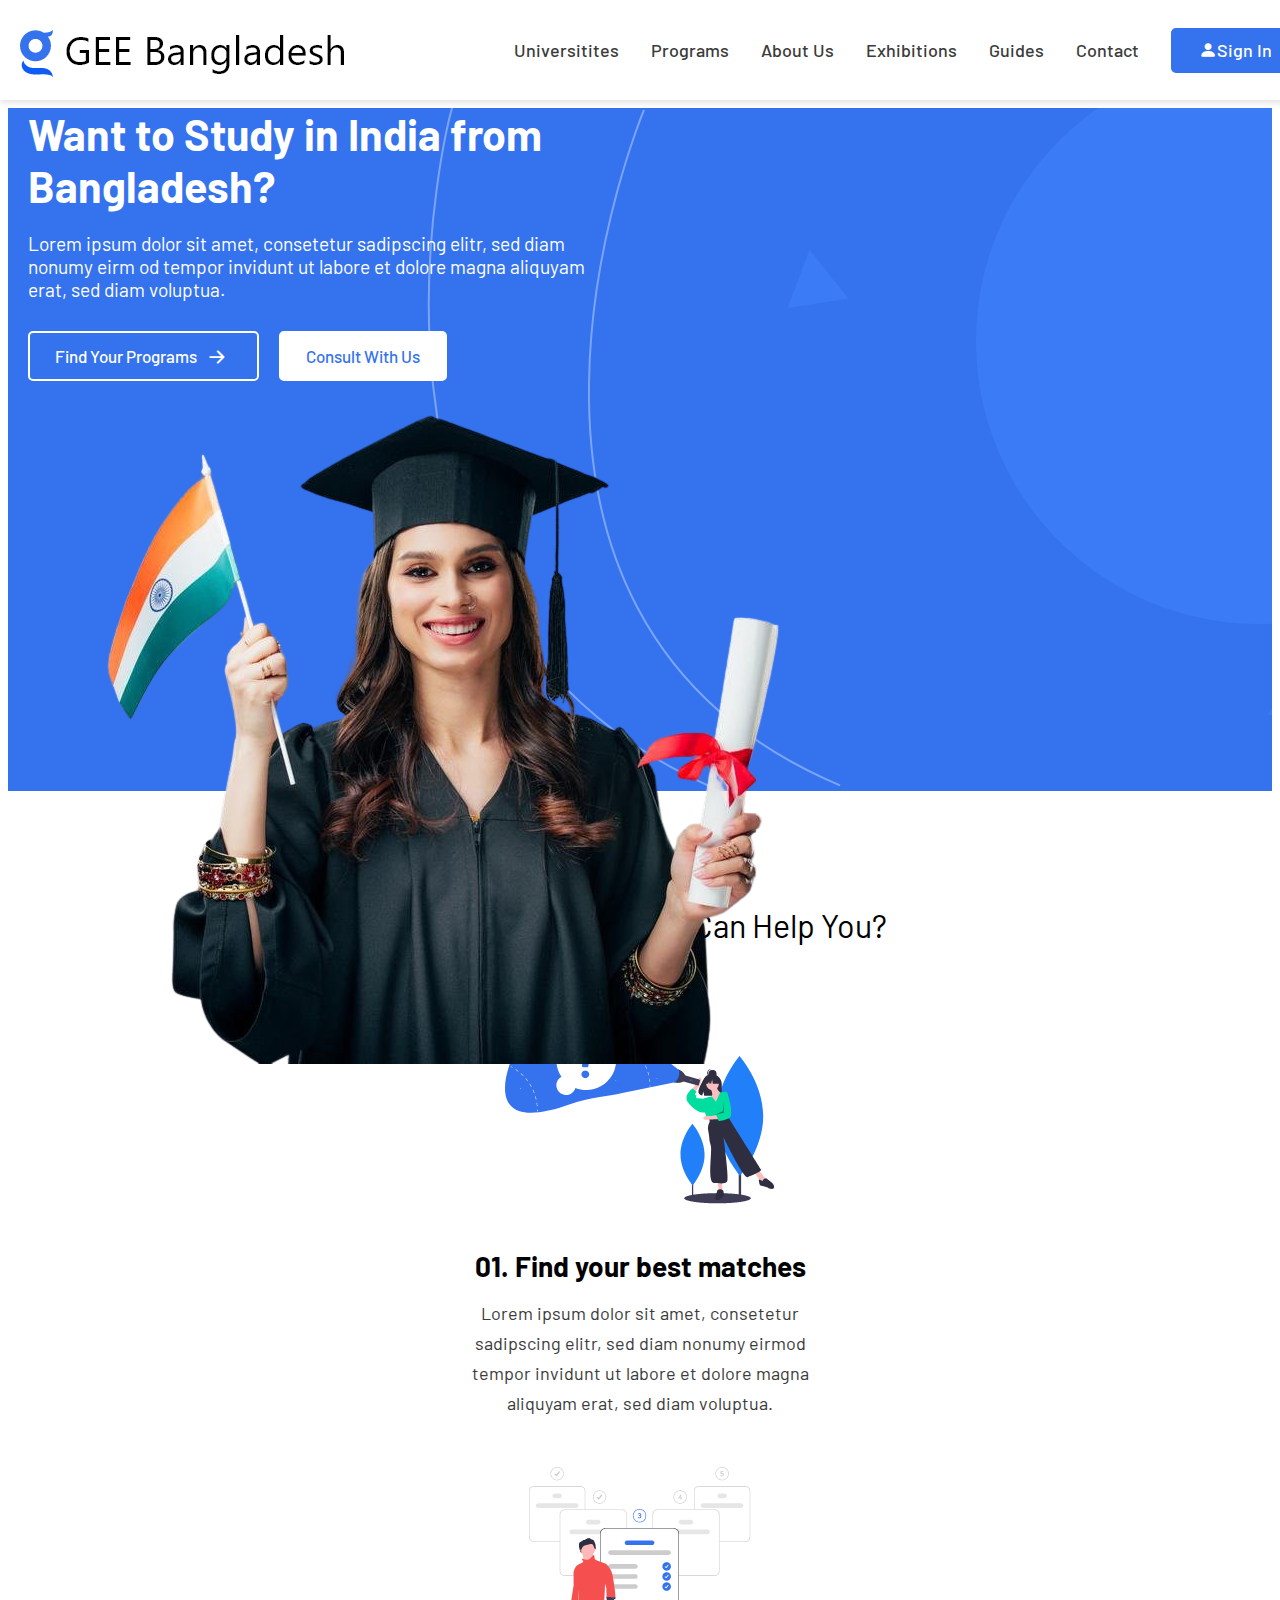
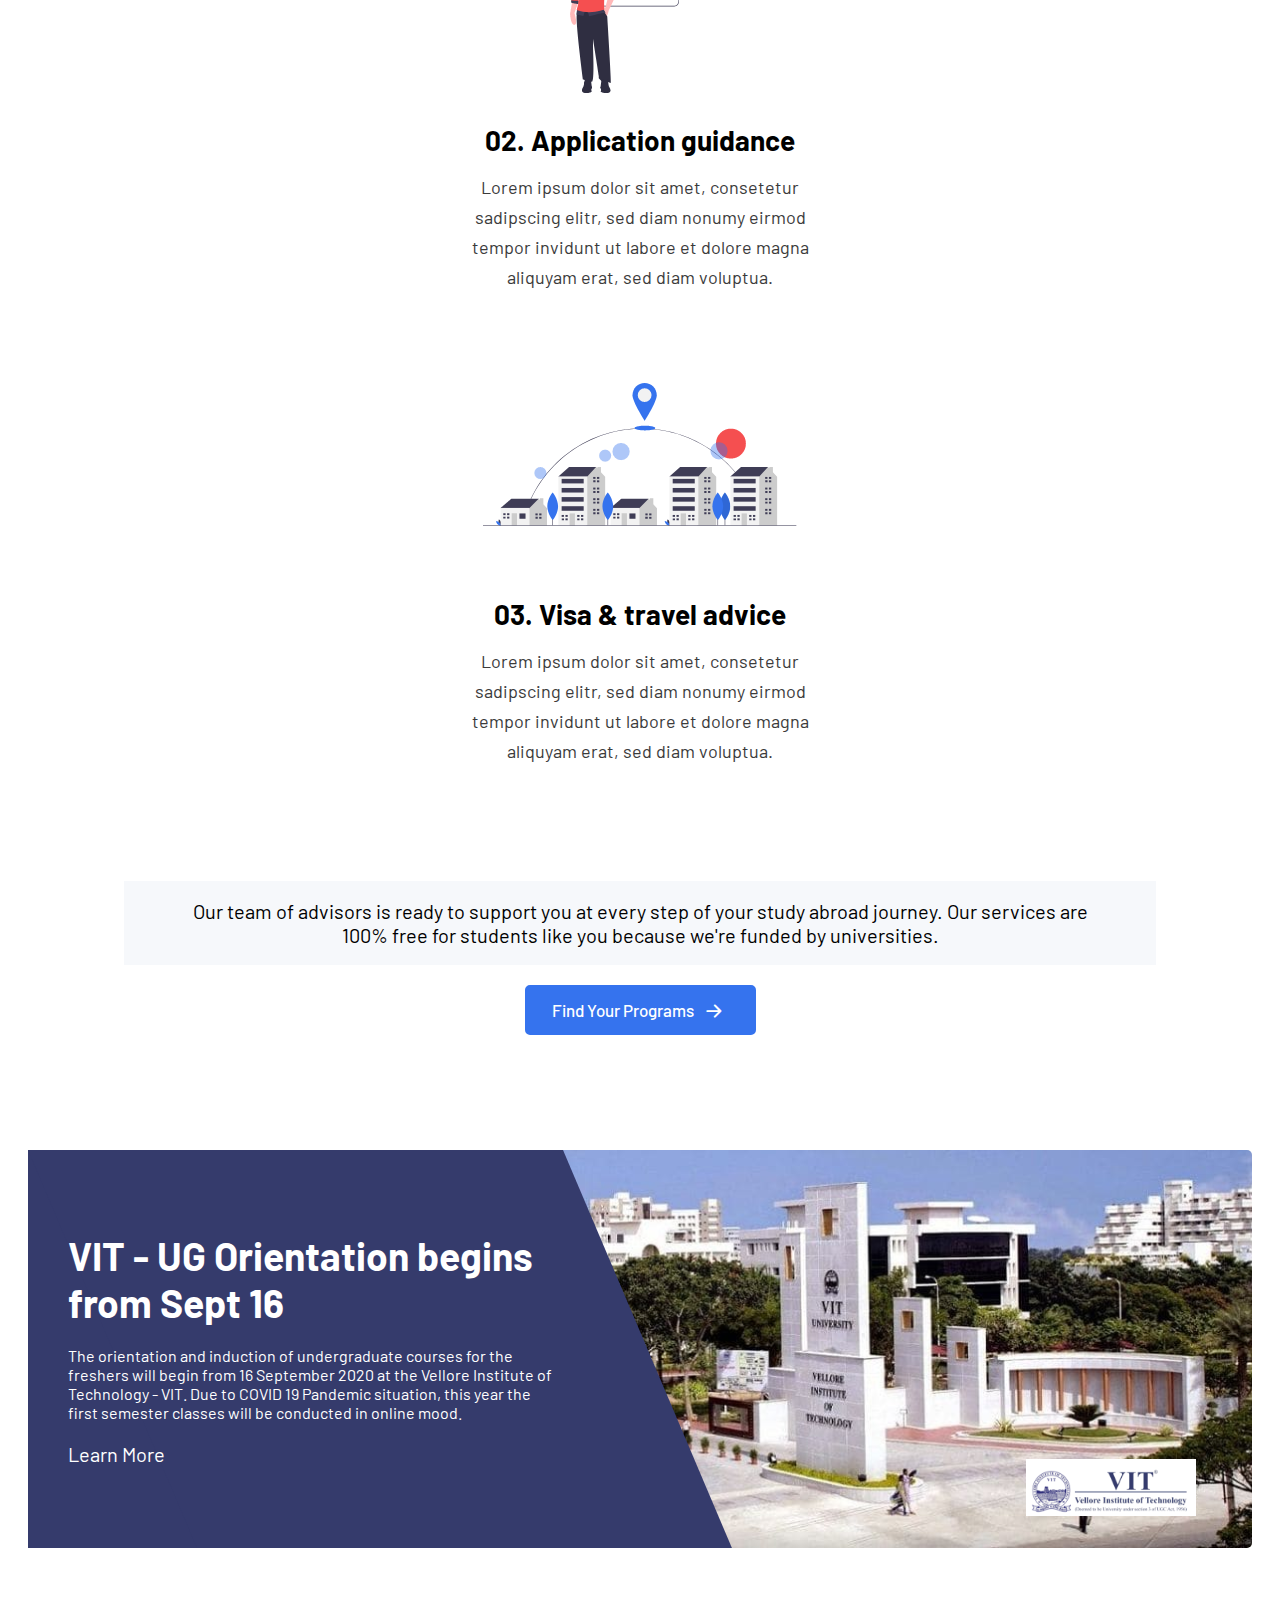
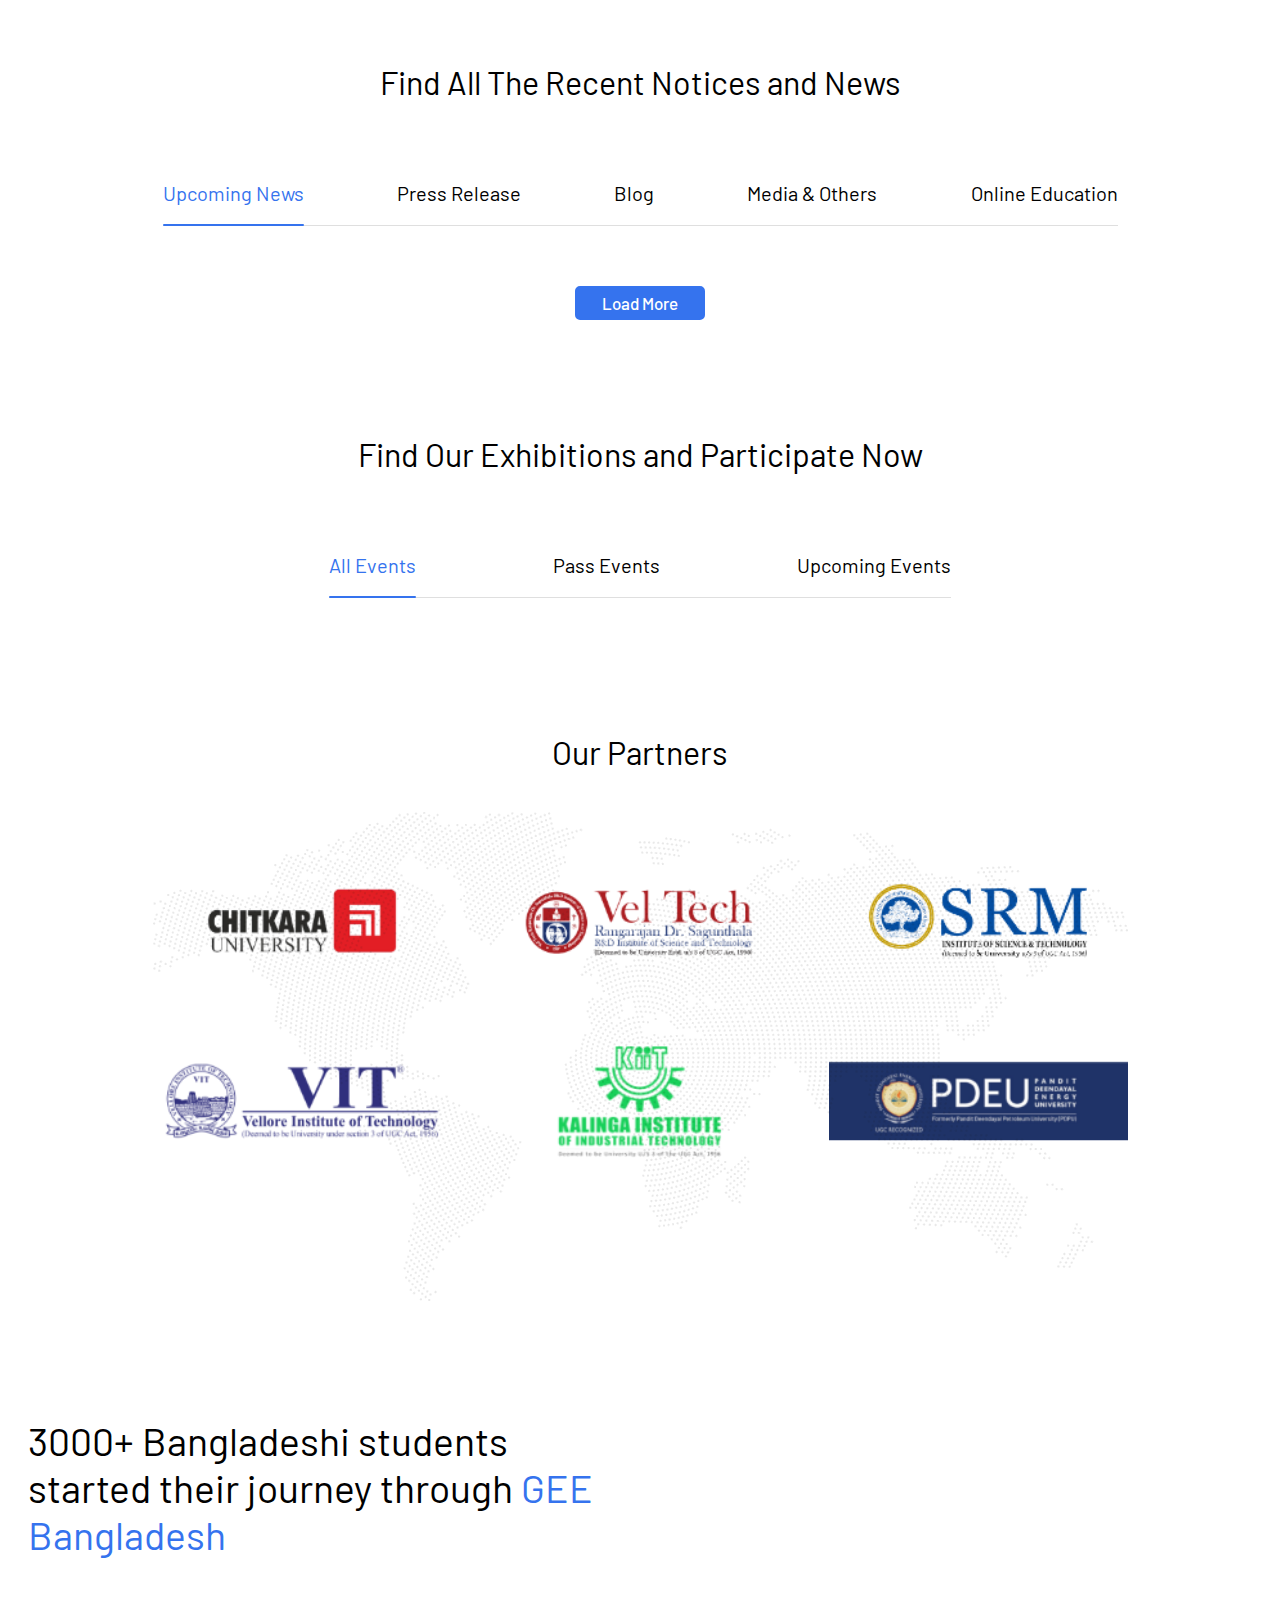
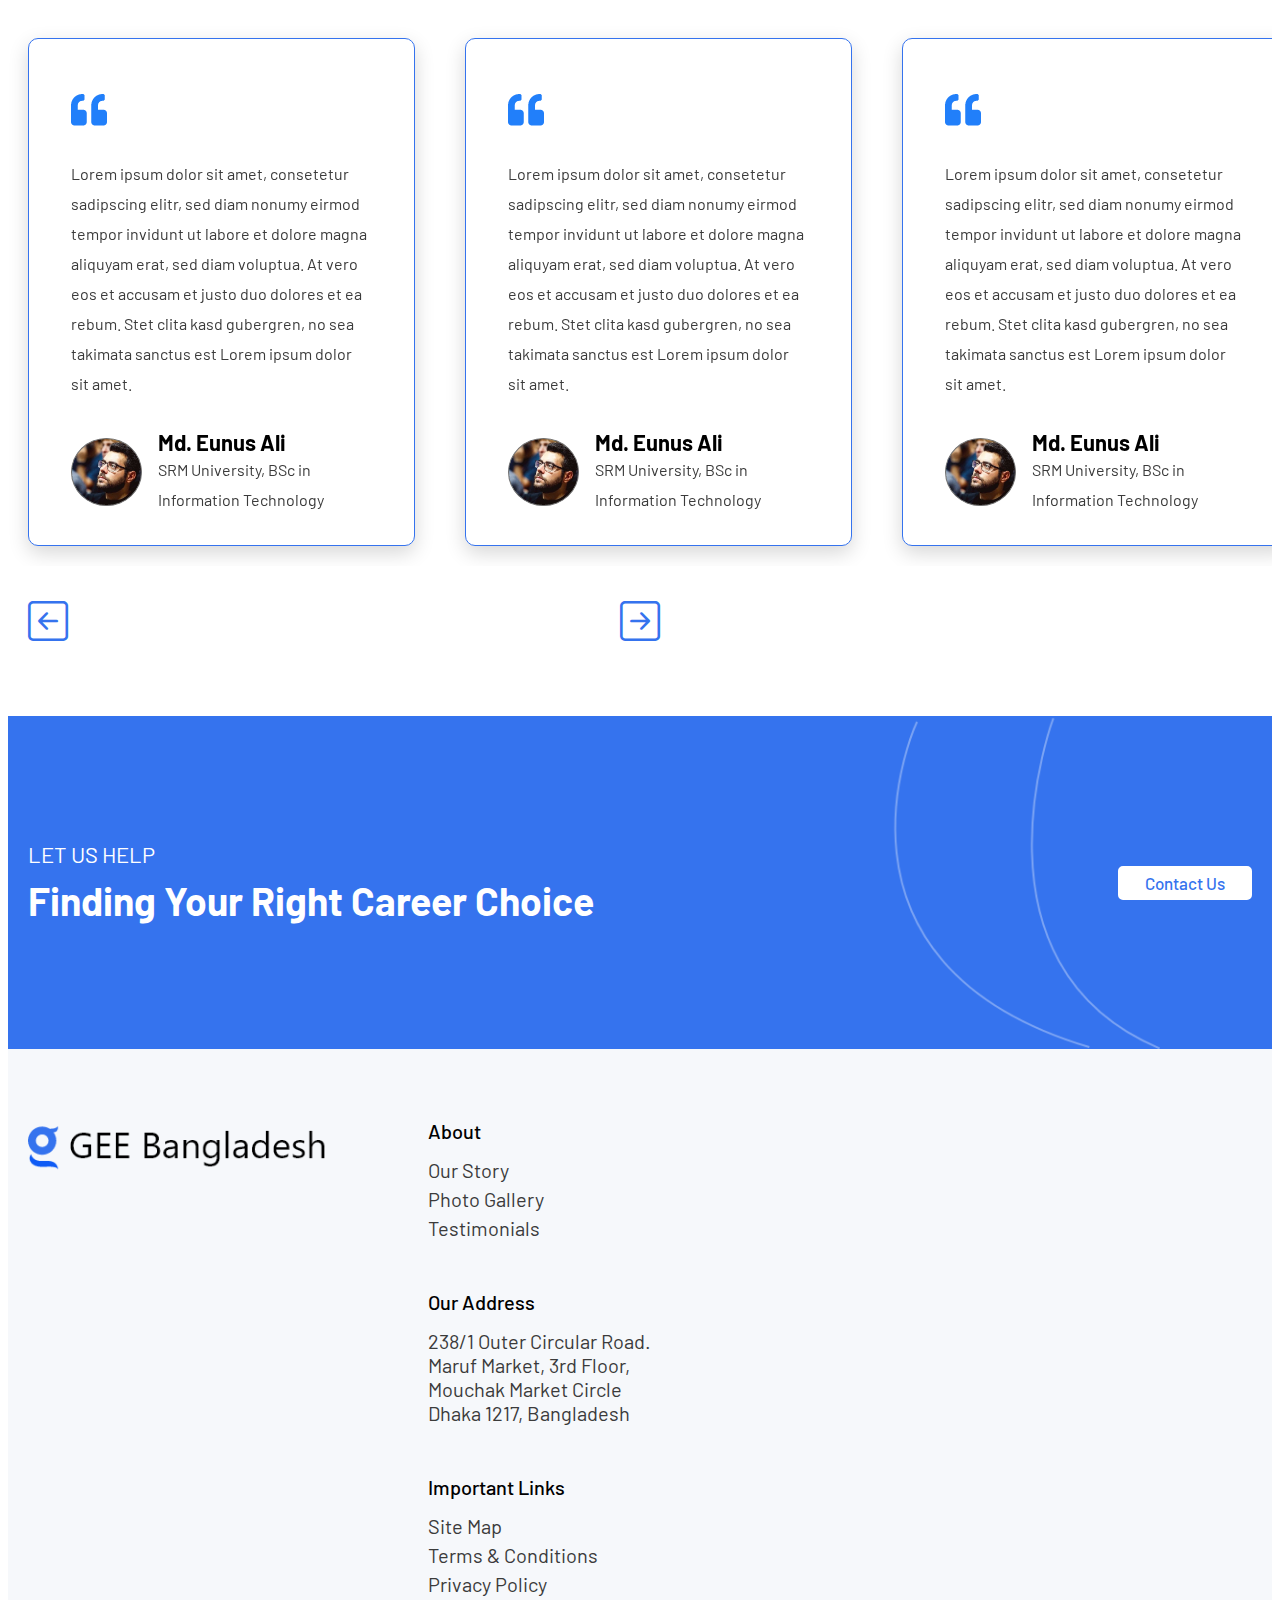
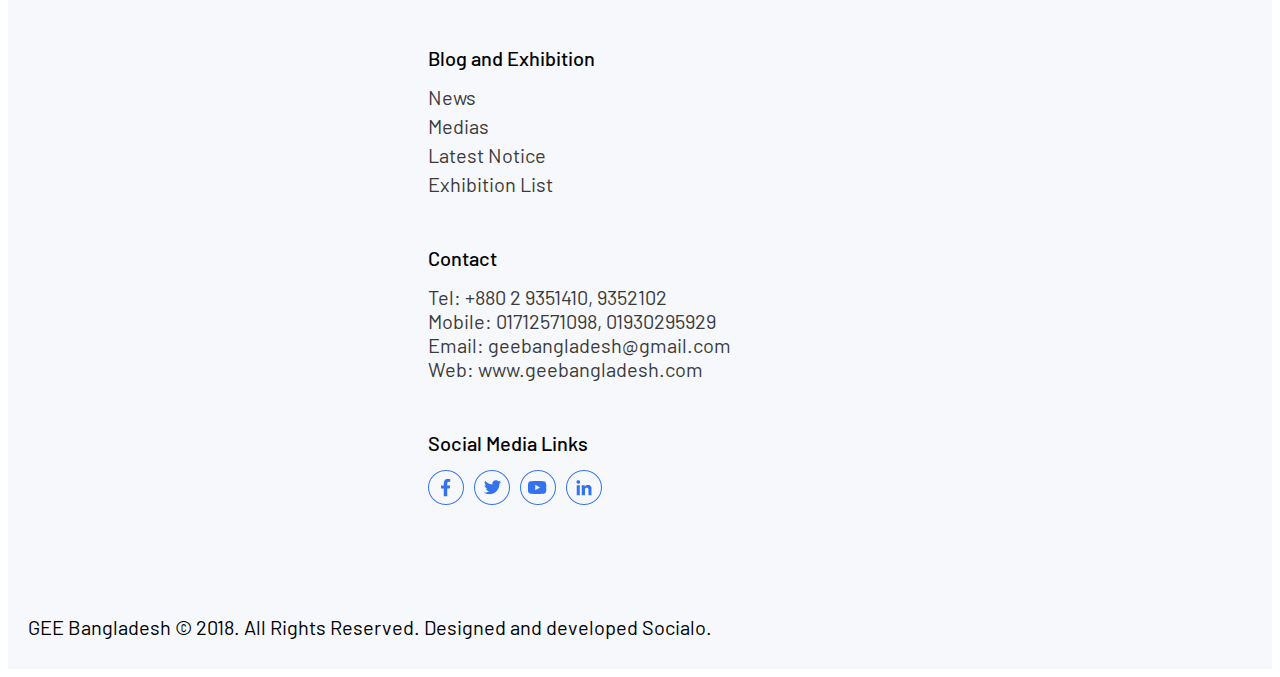
<file: index.html>
<!DOCTYPE html>
<html lang="en">
  <head>
    <meta charset="UTF-8" />
    <meta http-equiv="X-UA-Compatible" content="IE=edge" />
    <meta name="viewport" content="width=device-width, initial-scale=1.0" />
    <link rel="preconnect" href="https://fonts.googleapis.com" />
    <link rel="preconnect" href="https://fonts.gstatic.com" crossorigin />
    <!-- Google Font Integration -->
    <link
      href="https://fonts.googleapis.com/css2?family=Barlow:wght@400;500;600;700&display=swap"
      rel="stylesheet"
    />
    <!-- Bootstrap CSS -->
    <link
      href="https://cdn.jsdelivr.net/npm/bootstrap@5.1.3/dist/css/bootstrap.min.css"
      rel="stylesheet"
      integrity="sha384-1BmE4kWBq78iYhFldvKuhfTAU6auU8tT94WrHftjDbrCEXSU1oBoqyl2QvZ6jIW3"
      crossorigin="anonymous"
    />
    <!-- Bootstrap Icons -->
    <link
      rel="stylesheet"
      href="https://cdn.jsdelivr.net/npm/bootstrap-icons@1.7.2/font/bootstrap-icons.css"
    />
    <link rel="stylesheet" href="css/glide.core.css" />
    <link rel="stylesheet" href="css/glide.theme.css" />
    <!-- Custom CSS -->
    <link rel="stylesheet" href="css/style.css" />
    <title>GEE Bangladesh</title>
  </head>
  <body>
    <header>
      <nav>
        <div class="custom-container main-nav">
          <div class="logo">
            <a href="#"><img src="img/logo.png" alt="" /></a>
          </div>
          <ul id="menu">
            <li><a href="#">Universitites</a></li>
            <li><a href="#">Programs</a></li>
            <li><a href="#">About Us</a></li>
            <li><a href="#">Exhibitions</a></li>
            <li><a href="#">Guides</a></li>
            <li><a href="#">Contact</a></li>
            <li>
              <a href="#" class="menu-btn"
                ><i class="bi bi-person-fill"></i> Sign In</a
              >
            </li>
          </ul>
          <div class="toggler">
            <i class="bi bi-list"></i>
          </div>
        </div>
      </nav>
    </header>
    <section class="banner">
      <img src="img/banner.png" class="banner-img" alt="" />
      <div class="custom-container-left">
        <div class="row">
          <div class="col-lg-4">
            <div class="banner-left">
              <h2>Want to Study in India from Bangladesh?</h2>
              <p>
                Lorem ipsum dolor sit amet, consetetur sadipscing elitr, sed
                diam nonumy eirm od tempor invidunt ut labore et dolore magna
                aliquyam erat, sed diam voluptua.
              </p>
              <div class="banner-btn">
                <a href="#" class="t-btn">
                  Find Your Programs<i class="bi bi-arrow-right-short"></i>
                </a>
                <a href="#" class="w-btn"> Consult With Us </a>
              </div>
            </div>
          </div>
          <div class="col-lg-8">
            <div class="banner-right">
              <img src="img/banner-image.png" alt="" />
            </div>
          </div>
        </div>
      </div>
    </section>
    <section class="custom-container common-section">
      <h2 class="h-35">How GEE Bangladesh Can Help You?</h2>
      <div class="row">
        <div class="col-lg-4">
          <div class="img-text-box">
            <div class="img-box">
              <img src="img/box1.png" alt="" />
            </div>
            <h2>01. Find your best matches</h2>
            <p class="para">
              Lorem ipsum dolor sit amet, consetetur sadipscing elitr, sed diam
              nonumy eirmod tempor invidunt ut labore et dolore magna aliquyam
              erat, sed diam voluptua.
            </p>
          </div>
        </div>
        <div class="col-lg-4">
          <div class="img-text-box">
            <div class="img-box">
              <img src="img/box2.png" alt="" />
            </div>
            <h2>02. Application guidance</h2>
            <p class="para">
              Lorem ipsum dolor sit amet, consetetur sadipscing elitr, sed diam
              nonumy eirmod tempor invidunt ut labore et dolore magna aliquyam
              erat, sed diam voluptua.
            </p>
          </div>
        </div>
        <div class="col-lg-4">
          <div class="img-text-box">
            <div class="img-box">
              <img src="img/box3.png" alt="" />
            </div>
            <h2>03. Visa & travel advice</h2>
            <p class="para">
              Lorem ipsum dolor sit amet, consetetur sadipscing elitr, sed diam
              nonumy eirmod tempor invidunt ut labore et dolore magna aliquyam
              erat, sed diam voluptua.
            </p>
          </div>
        </div>
      </div>
    </section>
    <section class="common-section">
      <div class="small-cta">
        <p>
          Our team of advisors is ready to support you at every step of your
          study abroad journey. Our services are 100% free for students like you
          because we're funded by universities.
        </p>
        <div class="cta-btn">
          <a href="#" class="b-btn">
            Find Your Programs<i class="bi bi-arrow-right-short"></i>
          </a>
        </div>
      </div>
    </section>
    <section class="custom-container common-section">
      <div class="img-banner">
        <div class="banner-text">
          <h2>VIT - UG Orientation begins from Sept 16</h2>
          <p>
            The orientation and induction of undergraduate courses for the
            freshers will begin from 16 September 2020 at the Vellore Institute
            of Technology - VIT. Due to COVID 19 Pandemic situation, this year
            the first semester classes will be conducted in online mood.
          </p>
          <a href="#">Learn More</a>
        </div>
        <img src="img/img-banner.png" alt="" />
      </div>
    </section>
    <section class="common-section custom-container">
      <h2 class="h-35">Find All The Recent Notices and News</h2>
      <div class="tab">
        <ul class="blog-tab-list">
          <li class="tab-active">Upcoming News</li>
          <li>Press Release</li>
          <li>Blog</li>
          <li>Media & Others</li>
          <li>Online Education</li>
        </ul>
      </div>
      <div class="row tab-row d-flex">
        <div class="col-md-6 col-lg-4">
          <div class="notice-box-wrapper">
            <div class="notice-box">
              <img src="img/notice-one.png" alt="" />
              <h2>
                Engineering Scholarship 2021 in India at Veltech University
              </h2>
              <p class="para">
                Lorem ipsum dolor sit amet, consetetur sadipscing elitr, sed
                diam nonumy eirmod tempor invidunt ut labore et dolore magna
                aliquyam erat, sed diam.
              </p>
              <a href="#">Learn More <i class="bi bi-arrow-right-short"></i></a>
            </div>
          </div>
        </div>
        <div class="col-md-6 col-lg-4">
          <div class="notice-box-wrapper">
            <div class="notice-box">
              <img src="img/notice-two.png" alt="" />
              <h2>
                Engineering Scholarship 2021 in India at Veltech University
              </h2>
              <p class="para">
                Lorem ipsum dolor sit amet, consetetur sadipscing elitr, sed
                diam nonumy eirmod tempor invidunt ut labore et dolore magna
                aliquyam erat, sed diam.
              </p>
              <a href="#">Learn More <i class="bi bi-arrow-right-short"></i></a>
            </div>
          </div>
        </div>
        <div class="col-md-6 col-lg-4">
          <div class="notice-box-wrapper">
            <div class="notice-box">
              <img src="img/notice-three.png" alt="" />
              <h2>
                Engineering Scholarship 2021 in India at Veltech University
              </h2>
              <p class="para">
                Lorem ipsum dolor sit amet, consetetur sadipscing elitr, sed
                diam nonumy eirmod tempor invidunt ut labore et dolore magna
                aliquyam erat, sed diam.
              </p>
              <a href="#">Learn More <i class="bi bi-arrow-right-short"></i></a>
            </div>
          </div>
        </div>
        <div class="col-md-6 col-lg-4">
          <div class="notice-box-wrapper">
            <div class="notice-box">
              <img src="img/notice-one.png" alt="" />
              <h2>
                Engineering Scholarship 2021 in India at Veltech University
              </h2>
              <p class="para">
                Lorem ipsum dolor sit amet, consetetur sadipscing elitr, sed
                diam nonumy eirmod tempor invidunt ut labore et dolore magna
                aliquyam erat, sed diam.
              </p>
              <a href="#">Learn More <i class="bi bi-arrow-right-short"></i></a>
            </div>
          </div>
        </div>
        <div class="col-md-6 col-lg-4">
          <div class="notice-box-wrapper">
            <div class="notice-box">
              <img src="img/notice-two.png" alt="" />
              <h2>
                Engineering Scholarship 2021 in India at Veltech University
              </h2>
              <p class="para">
                Lorem ipsum dolor sit amet, consetetur sadipscing elitr, sed
                diam nonumy eirmod tempor invidunt ut labore et dolore magna
                aliquyam erat, sed diam.
              </p>
              <a href="#">Learn More <i class="bi bi-arrow-right-short"></i></a>
            </div>
          </div>
        </div>
        <div class="col-md-6 col-lg-4">
          <div class="notice-box-wrapper">
            <div class="notice-box">
              <img src="img/notice-three.png" alt="" />
              <h2>
                Engineering Scholarship 2021 in India at Veltech University
              </h2>
              <p class="para">
                Lorem ipsum dolor sit amet, consetetur sadipscing elitr, sed
                diam nonumy eirmod tempor invidunt ut labore et dolore magna
                aliquyam erat, sed diam.
              </p>
              <a href="#">Learn More <i class="bi bi-arrow-right-short"></i></a>
            </div>
          </div>
        </div>
      </div>
      <div class="row tab-row">
        <div class="col-md-6 col-lg-4">
          <div class="notice-box-wrapper">
            <div class="notice-box">
              <img src="img/notice-one.png" alt="" />
              <h2>
                Engineering Scholarship 2021 in India at Veltech University
              </h2>
              <p class="para">
                Lorem ipsum dolor sit amet, consetetur sadipscing elitr, sed
                diam nonumy eirmod tempor invidunt ut labore et dolore magna
                aliquyam erat, sed diam.
              </p>
              <a href="#">Learn More <i class="bi bi-arrow-right-short"></i></a>
            </div>
          </div>
        </div>
        <div class="col-md-6 col-lg-4">
          <div class="notice-box-wrapper">
            <div class="notice-box">
              <img src="img/notice-two.png" alt="" />
              <h2>
                Engineering Scholarship 2021 in India at Veltech University
              </h2>
              <p class="para">
                Lorem ipsum dolor sit amet, consetetur sadipscing elitr, sed
                diam nonumy eirmod tempor invidunt ut labore et dolore magna
                aliquyam erat, sed diam.
              </p>
              <a href="#">Learn More <i class="bi bi-arrow-right-short"></i></a>
            </div>
          </div>
        </div>
        <div class="col-md-6 col-lg-4">
          <div class="notice-box-wrapper">
            <div class="notice-box">
              <img src="img/notice-three.png" alt="" />
              <h2>
                Engineering Scholarship 2021 in India at Veltech University
              </h2>
              <p class="para">
                Lorem ipsum dolor sit amet, consetetur sadipscing elitr, sed
                diam nonumy eirmod tempor invidunt ut labore et dolore magna
                aliquyam erat, sed diam.
              </p>
              <a href="#">Learn More <i class="bi bi-arrow-right-short"></i></a>
            </div>
          </div>
        </div>
        <div class="col-md-6 col-lg-4">
          <div class="notice-box-wrapper">
            <div class="notice-box">
              <img src="img/notice-one.png" alt="" />
              <h2>
                Engineering Scholarship 2021 in India at Veltech University
              </h2>
              <p class="para">
                Lorem ipsum dolor sit amet, consetetur sadipscing elitr, sed
                diam nonumy eirmod tempor invidunt ut labore et dolore magna
                aliquyam erat, sed diam.
              </p>
              <a href="#">Learn More <i class="bi bi-arrow-right-short"></i></a>
            </div>
          </div>
        </div>
        <div class="col-md-6 col-lg-4">
          <div class="notice-box-wrapper">
            <div class="notice-box">
              <img src="img/notice-two.png" alt="" />
              <h2>
                Engineering Scholarship 2021 in India at Veltech University
              </h2>
              <p class="para">
                Lorem ipsum dolor sit amet, consetetur sadipscing elitr, sed
                diam nonumy eirmod tempor invidunt ut labore et dolore magna
                aliquyam erat, sed diam.
              </p>
              <a href="#">Learn More <i class="bi bi-arrow-right-short"></i></a>
            </div>
          </div>
        </div>
        <div class="col-md-6 col-lg-4">
          <div class="notice-box-wrapper">
            <div class="notice-box">
              <img src="img/notice-three.png" alt="" />
              <h2>
                Engineering Scholarship 2021 in India at Veltech University
              </h2>
              <p class="para">
                Lorem ipsum dolor sit amet, consetetur sadipscing elitr, sed
                diam nonumy eirmod tempor invidunt ut labore et dolore magna
                aliquyam erat, sed diam.
              </p>
              <a href="#">Learn More <i class="bi bi-arrow-right-short"></i></a>
            </div>
          </div>
        </div>
      </div>
      <div class="row tab-row">
        <div class="col-md-6 col-lg-4">
          <div class="notice-box-wrapper">
            <div class="notice-box">
              <img src="img/notice-one.png" alt="" />
              <h2>
                Engineering Scholarship 2021 in India at Veltech University
              </h2>
              <p class="para">
                Lorem ipsum dolor sit amet, consetetur sadipscing elitr, sed
                diam nonumy eirmod tempor invidunt ut labore et dolore magna
                aliquyam erat, sed diam.
              </p>
              <a href="#">Learn More <i class="bi bi-arrow-right-short"></i></a>
            </div>
          </div>
        </div>
        <div class="col-md-6 col-lg-4">
          <div class="notice-box-wrapper">
            <div class="notice-box">
              <img src="img/notice-two.png" alt="" />
              <h2>
                Engineering Scholarship 2021 in India at Veltech University
              </h2>
              <p class="para">
                Lorem ipsum dolor sit amet, consetetur sadipscing elitr, sed
                diam nonumy eirmod tempor invidunt ut labore et dolore magna
                aliquyam erat, sed diam.
              </p>
              <a href="#">Learn More <i class="bi bi-arrow-right-short"></i></a>
            </div>
          </div>
        </div>
        <div class="col-md-6 col-lg-4">
          <div class="notice-box-wrapper">
            <div class="notice-box">
              <img src="img/notice-three.png" alt="" />
              <h2>
                Engineering Scholarship 2021 in India at Veltech University
              </h2>
              <p class="para">
                Lorem ipsum dolor sit amet, consetetur sadipscing elitr, sed
                diam nonumy eirmod tempor invidunt ut labore et dolore magna
                aliquyam erat, sed diam.
              </p>
              <a href="#">Learn More <i class="bi bi-arrow-right-short"></i></a>
            </div>
          </div>
        </div>
        <div class="col-md-6 col-lg-4">
          <div class="notice-box-wrapper">
            <div class="notice-box">
              <img src="img/notice-one.png" alt="" />
              <h2>
                Engineering Scholarship 2021 in India at Veltech University
              </h2>
              <p class="para">
                Lorem ipsum dolor sit amet, consetetur sadipscing elitr, sed
                diam nonumy eirmod tempor invidunt ut labore et dolore magna
                aliquyam erat, sed diam.
              </p>
              <a href="#">Learn More <i class="bi bi-arrow-right-short"></i></a>
            </div>
          </div>
        </div>
        <div class="col-md-6 col-lg-4">
          <div class="notice-box-wrapper">
            <div class="notice-box">
              <img src="img/notice-two.png" alt="" />
              <h2>
                Engineering Scholarship 2021 in India at Veltech University
              </h2>
              <p class="para">
                Lorem ipsum dolor sit amet, consetetur sadipscing elitr, sed
                diam nonumy eirmod tempor invidunt ut labore et dolore magna
                aliquyam erat, sed diam.
              </p>
              <a href="#">Learn More <i class="bi bi-arrow-right-short"></i></a>
            </div>
          </div>
        </div>
        <div class="col-md-6 col-lg-4">
          <div class="notice-box-wrapper">
            <div class="notice-box">
              <img src="img/notice-three.png" alt="" />
              <h2>
                Engineering Scholarship 2021 in India at Veltech University
              </h2>
              <p class="para">
                Lorem ipsum dolor sit amet, consetetur sadipscing elitr, sed
                diam nonumy eirmod tempor invidunt ut labore et dolore magna
                aliquyam erat, sed diam.
              </p>
              <a href="#">Learn More <i class="bi bi-arrow-right-short"></i></a>
            </div>
          </div>
        </div>
      </div>
      <div class="row tab-row">
        <div class="col-md-6 col-lg-4">
          <div class="notice-box-wrapper">
            <div class="notice-box">
              <img src="img/notice-one.png" alt="" />
              <h2>
                Engineering Scholarship 2021 in India at Veltech University
              </h2>
              <p class="para">
                Lorem ipsum dolor sit amet, consetetur sadipscing elitr, sed
                diam nonumy eirmod tempor invidunt ut labore et dolore magna
                aliquyam erat, sed diam.
              </p>
              <a href="#">Learn More <i class="bi bi-arrow-right-short"></i></a>
            </div>
          </div>
        </div>
        <div class="col-md-6 col-lg-4">
          <div class="notice-box-wrapper">
            <div class="notice-box">
              <img src="img/notice-two.png" alt="" />
              <h2>
                Engineering Scholarship 2021 in India at Veltech University
              </h2>
              <p class="para">
                Lorem ipsum dolor sit amet, consetetur sadipscing elitr, sed
                diam nonumy eirmod tempor invidunt ut labore et dolore magna
                aliquyam erat, sed diam.
              </p>
              <a href="#">Learn More <i class="bi bi-arrow-right-short"></i></a>
            </div>
          </div>
        </div>
        <div class="col-md-6 col-lg-4">
          <div class="notice-box-wrapper">
            <div class="notice-box">
              <img src="img/notice-three.png" alt="" />
              <h2>
                Engineering Scholarship 2021 in India at Veltech University
              </h2>
              <p class="para">
                Lorem ipsum dolor sit amet, consetetur sadipscing elitr, sed
                diam nonumy eirmod tempor invidunt ut labore et dolore magna
                aliquyam erat, sed diam.
              </p>
              <a href="#">Learn More <i class="bi bi-arrow-right-short"></i></a>
            </div>
          </div>
        </div>
        <div class="col-md-6 col-lg-4">
          <div class="notice-box-wrapper">
            <div class="notice-box">
              <img src="img/notice-one.png" alt="" />
              <h2>
                Engineering Scholarship 2021 in India at Veltech University
              </h2>
              <p class="para">
                Lorem ipsum dolor sit amet, consetetur sadipscing elitr, sed
                diam nonumy eirmod tempor invidunt ut labore et dolore magna
                aliquyam erat, sed diam.
              </p>
              <a href="#">Learn More <i class="bi bi-arrow-right-short"></i></a>
            </div>
          </div>
        </div>
        <div class="col-md-6 col-lg-4">
          <div class="notice-box-wrapper">
            <div class="notice-box">
              <img src="img/notice-two.png" alt="" />
              <h2>
                Engineering Scholarship 2021 in India at Veltech University
              </h2>
              <p class="para">
                Lorem ipsum dolor sit amet, consetetur sadipscing elitr, sed
                diam nonumy eirmod tempor invidunt ut labore et dolore magna
                aliquyam erat, sed diam.
              </p>
              <a href="#">Learn More <i class="bi bi-arrow-right-short"></i></a>
            </div>
          </div>
        </div>
        <div class="col-md-6 col-lg-4">
          <div class="notice-box-wrapper">
            <div class="notice-box">
              <img src="img/notice-three.png" alt="" />
              <h2>
                Engineering Scholarship 2021 in India at Veltech University
              </h2>
              <p class="para">
                Lorem ipsum dolor sit amet, consetetur sadipscing elitr, sed
                diam nonumy eirmod tempor invidunt ut labore et dolore magna
                aliquyam erat, sed diam.
              </p>
              <a href="#">Learn More <i class="bi bi-arrow-right-short"></i></a>
            </div>
          </div>
        </div>
      </div>
      <div class="row tab-row">
        <div class="col-md-6 col-lg-4">
          <div class="notice-box-wrapper">
            <div class="notice-box">
              <img src="img/notice-one.png" alt="" />
              <h2>
                Engineering Scholarship 2021 in India at Veltech University
              </h2>
              <p class="para">
                Lorem ipsum dolor sit amet, consetetur sadipscing elitr, sed
                diam nonumy eirmod tempor invidunt ut labore et dolore magna
                aliquyam erat, sed diam.
              </p>
              <a href="#">Learn More <i class="bi bi-arrow-right-short"></i></a>
            </div>
          </div>
        </div>
        <div class="col-md-6 col-lg-4">
          <div class="notice-box-wrapper">
            <div class="notice-box">
              <img src="img/notice-two.png" alt="" />
              <h2>
                Engineering Scholarship 2021 in India at Veltech University
              </h2>
              <p class="para">
                Lorem ipsum dolor sit amet, consetetur sadipscing elitr, sed
                diam nonumy eirmod tempor invidunt ut labore et dolore magna
                aliquyam erat, sed diam.
              </p>
              <a href="#">Learn More <i class="bi bi-arrow-right-short"></i></a>
            </div>
          </div>
        </div>
        <div class="col-md-6 col-lg-4">
          <div class="notice-box-wrapper">
            <div class="notice-box">
              <img src="img/notice-three.png" alt="" />
              <h2>
                Engineering Scholarship 2021 in India at Veltech University
              </h2>
              <p class="para">
                Lorem ipsum dolor sit amet, consetetur sadipscing elitr, sed
                diam nonumy eirmod tempor invidunt ut labore et dolore magna
                aliquyam erat, sed diam.
              </p>
              <a href="#">Learn More <i class="bi bi-arrow-right-short"></i></a>
            </div>
          </div>
        </div>
        <div class="col-md-6 col-lg-4">
          <div class="notice-box-wrapper">
            <div class="notice-box">
              <img src="img/notice-one.png" alt="" />
              <h2>
                Engineering Scholarship 2021 in India at Veltech University
              </h2>
              <p class="para">
                Lorem ipsum dolor sit amet, consetetur sadipscing elitr, sed
                diam nonumy eirmod tempor invidunt ut labore et dolore magna
                aliquyam erat, sed diam.
              </p>
              <a href="#">Learn More <i class="bi bi-arrow-right-short"></i></a>
            </div>
          </div>
        </div>
        <div class="col-md-6 col-lg-4">
          <div class="notice-box-wrapper">
            <div class="notice-box">
              <img src="img/notice-two.png" alt="" />
              <h2>
                Engineering Scholarship 2021 in India at Veltech University
              </h2>
              <p class="para">
                Lorem ipsum dolor sit amet, consetetur sadipscing elitr, sed
                diam nonumy eirmod tempor invidunt ut labore et dolore magna
                aliquyam erat, sed diam.
              </p>
              <a href="#">Learn More <i class="bi bi-arrow-right-short"></i></a>
            </div>
          </div>
        </div>
        <div class="col-md-6 col-lg-4">
          <div class="notice-box-wrapper">
            <div class="notice-box">
              <img src="img/notice-three.png" alt="" />
              <h2>
                Engineering Scholarship 2021 in India at Veltech University
              </h2>
              <p class="para">
                Lorem ipsum dolor sit amet, consetetur sadipscing elitr, sed
                diam nonumy eirmod tempor invidunt ut labore et dolore magna
                aliquyam erat, sed diam.
              </p>
              <a href="#">Learn More <i class="bi bi-arrow-right-short"></i></a>
            </div>
          </div>
        </div>
      </div>
      <div class="notice-btn">
        <a href="#" class="b-btn">Load More</a>
      </div>
    </section>
    <section class="custom-container common-section">
      <h2 class="h-35">Find Our Exhibitions and Participate Now</h2>
      <div class="tab event-tab">
        <ul class="blog-tab-list">
          <li class="tab-active">All Events</li>
          <li>Pass Events</li>
          <li>Upcoming Events</li>
        </ul>
      </div>
      <div class="row tab-row d-flex">
        <div class="col-lg-6">
          <div class="event-box-wrapper">
            <div class="event-box">
              <img src="img/event1.png" alt="" />
              <div class="event-text">
                <h2>Indian Education Fair 2018</h2>
                <ul>
                  <li>
                    <i class="bi bi-geo-alt-fill" style="color: #f9b54f"></i
                    >BICC-West Agargaon
                  </li>
                  <li>
                    <i
                      class="bi bi-calendar-check-fill"
                      style="color: #00dd9e"
                    ></i
                    >6th-7th July 2018
                  </li>
                  <li>
                    <i class="bi bi-clock-fill" style="color: #f54f50"></i>10:00
                    AM - 08:00 PM
                  </li>
                </ul>
                <a href="#"
                  >View Details<i class="bi bi-arrow-right-short"></i
                ></a>
              </div>
            </div>
          </div>
        </div>
        <div class="col-lg-6">
          <div class="event-box-wrapper">
            <div class="event-box">
              <img src="img/event2.png" alt="" />
              <div class="event-text">
                <h2>Indian Education Fair 2018</h2>
                <ul>
                  <li>
                    <i class="bi bi-geo-alt-fill" style="color: #f9b54f"></i
                    >BICC-West Agargaon
                  </li>
                  <li>
                    <i
                      class="bi bi-calendar-check-fill"
                      style="color: #00dd9e"
                    ></i
                    >6th-7th July 2018
                  </li>
                  <li>
                    <i class="bi bi-clock-fill" style="color: #f54f50"></i>10:00
                    AM - 08:00 PM
                  </li>
                </ul>
                <a href="#"
                  >View Details<i class="bi bi-arrow-right-short"></i
                ></a>
              </div>
            </div>
          </div>
        </div>
        <div class="col-lg-6">
          <div class="event-box-wrapper">
            <div class="event-box">
              <img src="img/event3.png" alt="" />
              <div class="event-text">
                <h2>Indian Education Fair 2018</h2>
                <ul>
                  <li>
                    <i class="bi bi-geo-alt-fill" style="color: #f9b54f"></i
                    >BICC-West Agargaon
                  </li>
                  <li>
                    <i
                      class="bi bi-calendar-check-fill"
                      style="color: #00dd9e"
                    ></i
                    >6th-7th July 2018
                  </li>
                  <li>
                    <i class="bi bi-clock-fill" style="color: #f54f50"></i>10:00
                    AM - 08:00 PM
                  </li>
                </ul>
                <a href="#"
                  >View Details<i class="bi bi-arrow-right-short"></i
                ></a>
              </div>
            </div>
          </div>
        </div>
        <div class="col-lg-6">
          <div class="event-box-wrapper">
            <div class="event-box">
              <img src="img/event4.png" alt="" />
              <div class="event-text">
                <h2>Indian Education Fair 2018</h2>
                <ul>
                  <li>
                    <i class="bi bi-geo-alt-fill" style="color: #f9b54f"></i
                    >BICC-West Agargaon
                  </li>
                  <li>
                    <i
                      class="bi bi-calendar-check-fill"
                      style="color: #00dd9e"
                    ></i
                    >6th-7th July 2018
                  </li>
                  <li>
                    <i class="bi bi-clock-fill" style="color: #f54f50"></i>10:00
                    AM - 08:00 PM
                  </li>
                </ul>
                <a href="#"
                  >View Details<i class="bi bi-arrow-right-short"></i
                ></a>
              </div>
            </div>
          </div>
        </div>
      </div>
      <div class="row tab-row">
        <div class="col-lg-6">
          <div class="event-box-wrapper">
            <div class="event-box">
              <img src="img/event1.png" alt="" />
              <div class="event-text">
                <h2>Indian Education Fair 2018</h2>
                <ul>
                  <li>
                    <i class="bi bi-geo-alt-fill" style="color: #f9b54f"></i
                    >BICC-West Agargaon
                  </li>
                  <li>
                    <i
                      class="bi bi-calendar-check-fill"
                      style="color: #00dd9e"
                    ></i
                    >6th-7th July 2018
                  </li>
                  <li>
                    <i class="bi bi-clock-fill" style="color: #f54f50"></i>10:00
                    AM - 08:00 PM
                  </li>
                </ul>
                <a href="#"
                  >View Details<i class="bi bi-arrow-right-short"></i
                ></a>
              </div>
            </div>
          </div>
        </div>
        <div class="col-lg-6">
          <div class="event-box-wrapper">
            <div class="event-box">
              <img src="img/event2.png" alt="" />
              <div class="event-text">
                <h2>Indian Education Fair 2018</h2>
                <ul>
                  <li>
                    <i class="bi bi-geo-alt-fill" style="color: #f9b54f"></i
                    >BICC-West Agargaon
                  </li>
                  <li>
                    <i
                      class="bi bi-calendar-check-fill"
                      style="color: #00dd9e"
                    ></i
                    >6th-7th July 2018
                  </li>
                  <li>
                    <i class="bi bi-clock-fill" style="color: #f54f50"></i>10:00
                    AM - 08:00 PM
                  </li>
                </ul>
                <a href="#"
                  >View Details<i class="bi bi-arrow-right-short"></i
                ></a>
              </div>
            </div>
          </div>
        </div>
        <div class="col-lg-6">
          <div class="event-box-wrapper">
            <div class="event-box">
              <img src="img/event3.png" alt="" />
              <div class="event-text">
                <h2>Indian Education Fair 2018</h2>
                <ul>
                  <li>
                    <i class="bi bi-geo-alt-fill" style="color: #f9b54f"></i
                    >BICC-West Agargaon
                  </li>
                  <li>
                    <i
                      class="bi bi-calendar-check-fill"
                      style="color: #00dd9e"
                    ></i
                    >6th-7th July 2018
                  </li>
                  <li>
                    <i class="bi bi-clock-fill" style="color: #f54f50"></i>10:00
                    AM - 08:00 PM
                  </li>
                </ul>
                <a href="#"
                  >View Details<i class="bi bi-arrow-right-short"></i
                ></a>
              </div>
            </div>
          </div>
        </div>
        <div class="col-lg-6">
          <div class="event-box-wrapper">
            <div class="event-box">
              <img src="img/event4.png" alt="" />
              <div class="event-text">
                <h2>Indian Education Fair 2018</h2>
                <ul>
                  <li>
                    <i class="bi bi-geo-alt-fill" style="color: #f9b54f"></i
                    >BICC-West Agargaon
                  </li>
                  <li>
                    <i
                      class="bi bi-calendar-check-fill"
                      style="color: #00dd9e"
                    ></i
                    >6th-7th July 2018
                  </li>
                  <li>
                    <i class="bi bi-clock-fill" style="color: #f54f50"></i>10:00
                    AM - 08:00 PM
                  </li>
                </ul>
                <a href="#"
                  >View Details<i class="bi bi-arrow-right-short"></i
                ></a>
              </div>
            </div>
          </div>
        </div>
      </div>
      <div class="row tab-row">
        <div class="col-lg-6">
          <div class="event-box-wrapper">
            <div class="event-box">
              <img src="img/event1.png" alt="" />
              <div class="event-text">
                <h2>Indian Education Fair 2018</h2>
                <ul>
                  <li>
                    <i class="bi bi-geo-alt-fill" style="color: #f9b54f"></i
                    >BICC-West Agargaon
                  </li>
                  <li>
                    <i
                      class="bi bi-calendar-check-fill"
                      style="color: #00dd9e"
                    ></i
                    >6th-7th July 2018
                  </li>
                  <li>
                    <i class="bi bi-clock-fill" style="color: #f54f50"></i>10:00
                    AM - 08:00 PM
                  </li>
                </ul>
                <a href="#"
                  >View Details<i class="bi bi-arrow-right-short"></i
                ></a>
              </div>
            </div>
          </div>
        </div>
        <div class="col-lg-6">
          <div class="event-box-wrapper">
            <div class="event-box">
              <img src="img/event2.png" alt="" />
              <div class="event-text">
                <h2>Indian Education Fair 2018</h2>
                <ul>
                  <li>
                    <i class="bi bi-geo-alt-fill" style="color: #f9b54f"></i
                    >BICC-West Agargaon
                  </li>
                  <li>
                    <i
                      class="bi bi-calendar-check-fill"
                      style="color: #00dd9e"
                    ></i
                    >6th-7th July 2018
                  </li>
                  <li>
                    <i class="bi bi-clock-fill" style="color: #f54f50"></i>10:00
                    AM - 08:00 PM
                  </li>
                </ul>
                <a href="#"
                  >View Details<i class="bi bi-arrow-right-short"></i
                ></a>
              </div>
            </div>
          </div>
        </div>
        <div class="col-lg-6">
          <div class="event-box-wrapper">
            <div class="event-box">
              <img src="img/event3.png" alt="" />
              <div class="event-text">
                <h2>Indian Education Fair 2018</h2>
                <ul>
                  <li>
                    <i class="bi bi-geo-alt-fill" style="color: #f9b54f"></i
                    >BICC-West Agargaon
                  </li>
                  <li>
                    <i
                      class="bi bi-calendar-check-fill"
                      style="color: #00dd9e"
                    ></i
                    >6th-7th July 2018
                  </li>
                  <li>
                    <i class="bi bi-clock-fill" style="color: #f54f50"></i>10:00
                    AM - 08:00 PM
                  </li>
                </ul>
                <a href="#"
                  >View Details<i class="bi bi-arrow-right-short"></i
                ></a>
              </div>
            </div>
          </div>
        </div>
        <div class="col-lg-6">
          <div class="event-box-wrapper">
            <div class="event-box">
              <img src="img/event4.png" alt="" />
              <div class="event-text">
                <h2>Indian Education Fair 2018</h2>
                <ul>
                  <li>
                    <i class="bi bi-geo-alt-fill" style="color: #f9b54f"></i
                    >BICC-West Agargaon
                  </li>
                  <li>
                    <i
                      class="bi bi-calendar-check-fill"
                      style="color: #00dd9e"
                    ></i
                    >6th-7th July 2018
                  </li>
                  <li>
                    <i class="bi bi-clock-fill" style="color: #f54f50"></i>10:00
                    AM - 08:00 PM
                  </li>
                </ul>
                <a href="#"
                  >View Details<i class="bi bi-arrow-right-short"></i
                ></a>
              </div>
            </div>
          </div>
        </div>
      </div>
    </section>
    <section class="custom-container common-section">
      <h2 class="h-35">Our Partners</h2>
      <div class="map-wrapper">
        <img src="img/map.png" class="map-img" alt="" />
        <div class="partners">
          <img src="img/p1.png" alt="" />
          <img src="img/p2.png" alt="" />
          <img src="img/p3.png" alt="" />
          <img src="img/p4.png" alt="" />
          <img src="img/p5.png" alt="" />
          <img src="img/p6.png" alt="" />
        </div>
      </div>
    </section>
    <section class="custom-container-left common-section">
      <div class="slider-wrapper">
        <h2 class="slider-heading">
          3000+ Bangladeshi students started their journey through
          <span>GEE Bangladesh</span>
        </h2>
        <div class="main-slider">
          <div class="glide home-slider">
            <div class="glide__track" data-glide-el="track">
              <ul class="glide__slides">
                <li class="glide__slide">
                  <div class="slider-box-wrapper">
                    <div class="slider-box">
                      <img src="img/quote.png" alt="" />
                      <p class="para slider-text">
                        Lorem ipsum dolor sit amet, consetetur sadipscing elitr,
                        sed diam nonumy eirmod tempor invidunt ut labore et
                        dolore magna aliquyam erat, sed diam voluptua. At vero
                        eos et accusam et justo duo dolores et ea rebum. Stet
                        clita kasd gubergren, no sea takimata sanctus est Lorem
                        ipsum dolor sit amet.
                      </p>
                      <div class="slider-user">
                        <img src="img/user.png" alt="" />
                        <div class="user-box">
                          <h2>Md. Eunus Ali</h2>
                          <p class="para">
                            SRM University, BSc in Information Technology
                          </p>
                        </div>
                      </div>
                    </div>
                  </div>
                </li>
                <li class="glide__slide">
                  <div class="slider-box-wrapper">
                    <div class="slider-box">
                      <img src="img/quote.png" alt="" />
                      <p class="para slider-text">
                        Lorem ipsum dolor sit amet, consetetur sadipscing elitr,
                        sed diam nonumy eirmod tempor invidunt ut labore et
                        dolore magna aliquyam erat, sed diam voluptua. At vero
                        eos et accusam et justo duo dolores et ea rebum. Stet
                        clita kasd gubergren, no sea takimata sanctus est Lorem
                        ipsum dolor sit amet.
                      </p>
                      <div class="slider-user">
                        <img src="img/user.png" alt="" />
                        <div class="user-box">
                          <h2>Md. Eunus Ali</h2>
                          <p class="para">
                            SRM University, BSc in Information Technology
                          </p>
                        </div>
                      </div>
                    </div>
                  </div>
                </li>
                <li class="glide__slide">
                  <div class="slider-box-wrapper">
                    <div class="slider-box">
                      <img src="img/quote.png" alt="" />
                      <p class="para slider-text">
                        Lorem ipsum dolor sit amet, consetetur sadipscing elitr,
                        sed diam nonumy eirmod tempor invidunt ut labore et
                        dolore magna aliquyam erat, sed diam voluptua. At vero
                        eos et accusam et justo duo dolores et ea rebum. Stet
                        clita kasd gubergren, no sea takimata sanctus est Lorem
                        ipsum dolor sit amet.
                      </p>
                      <div class="slider-user">
                        <img src="img/user.png" alt="" />
                        <div class="user-box">
                          <h2>Md. Eunus Ali</h2>
                          <p class="para">
                            SRM University, BSc in Information Technology
                          </p>
                        </div>
                      </div>
                    </div>
                  </div>
                </li>
              </ul>
            </div>
            <div class="glide__arrows" data-glide-el="controls">
              <button
                class="glide__arrow glide__arrow--left"
                data-glide-dir="<"
              >
                <i class="bi bi-arrow-left-square"></i>
              </button>
              <button
                class="glide__arrow glide__arrow--right"
                data-glide-dir=">"
              >
                <i class="bi bi-arrow-right-square"></i>
              </button>
            </div>
          </div>
        </div>
      </div>
    </section>
    <section class="main-cta custom-container">
      <img src="img/main-cta.png" alt="" />
      <div class="cta-text">
        <p>LET US HELP</p>
        <h2>Finding Your Right Career Choice</h2>
      </div>
      <a href="#" class="w-btn">Contact Us</a>
    </section>
    <footer class="custom-container">
      <div class="footer-content">
        <div class="logo">
          <img src="img/logo.png" alt="" />
        </div>
        <div class="row footer-menu">
          <div class="col-lg-3 col-md-6">
            <div class="footer-menu-box">
              <h2>About</h2>
              <ul>
                <li><a href="#">Our Story</a></li>
                <li><a href="#">Photo Gallery</a></li>
                <li><a href="#">Testimonials</a></li>
              </ul>
            </div>
          </div>
          <div class="col-lg-5 col-md-6">
            <div class="footer-menu-box">
              <h2>Our Address</h2>
              <p>
                238/1 Outer Circular Road. Maruf Market, 3rd Floor, Mouchak
                Market Circle Dhaka 1217, Bangladesh
              </p>
            </div>
          </div>
          <div class="col-lg-4 col-md-6">
            <div class="footer-menu-box">
              <h2>Important Links</h2>
              <ul>
                <li><a href="#">Site Map</a></li>
                <li><a href="#">Terms & Conditions</a></li>
                <li><a href="#">Privacy Policy</a></li>
              </ul>
            </div>
          </div>
          <div class="col-lg-3 col-md-6">
            <div class="footer-menu-box">
              <h2>Blog and Exhibition</h2>
              <ul>
                <li><a href="#">News</a></li>
                <li><a href="#">Medias</a></li>
                <li><a href="#">Latest Notice</a></li>
                <li><a href="#">Exhibition List</a></li>
              </ul>
            </div>
          </div>
          <div class="col-lg-5 col-md-6">
            <div class="footer-menu-box">
              <h2>Contact</h2>
              <p class="contact-para">
                Tel: +880 2 9351410, 9352102 <br />
                Mobile: 01712571098, 01930295929 <br />
                Email: geebangladesh@gmail.com <br />
                Web: www.geebangladesh.com
              </p>
            </div>
          </div>
          <div class="col-lg-4 col-md-6">
            <div class="footer-menu-box">
              <h2>Social Media Links</h2>
              <div class="social-logos">
                <a href="#"><img src="img/fb.png" alt="" /></a>
                <a href="#"><img src="img/tw.png" alt="" /></a>
                <a href="#"><img src="img/yt.png" alt="" /></a>
                <a href="#"><img src="img/linkedin.png" alt="" /></a>
              </div>
            </div>
          </div>
        </div>
      </div>
      <p class="copyright">
        GEE Bangladesh © 2018. All Rights Reserved. Designed and developed
        Socialo.
      </p>
    </footer>
    <!-- Bootstrap JavaScript -->
    <script
      src="https://cdn.jsdelivr.net/npm/bootstrap@5.1.3/dist/js/bootstrap.bundle.min.js"
      integrity="sha384-ka7Sk0Gln4gmtz2MlQnikT1wXgYsOg+OMhuP+IlRH9sENBO0LRn5q+8nbTov4+1p"
      crossorigin="anonymous"
    ></script>
    <script src="js/glide.js"></script>
    <script src="js/navbar.js"></script>
    <script src="js/tab.js"></script>
    <script>
      new Glide(".home-slider", {
        type: "carousel",
        perView: 2,
        peek: {
          after: 400,
          before: 0,
        },
        breakpoints: {
          1240: {
            perView: 2,
            peek: {
              after: 100,
              before: 0,
            },
          },
          992: {
            perView: 1,
            peek: {
              after: 50,
              before: 0,
            },
          },
        },
      }).mount();
    </script>
  </body>
</html>
</file>
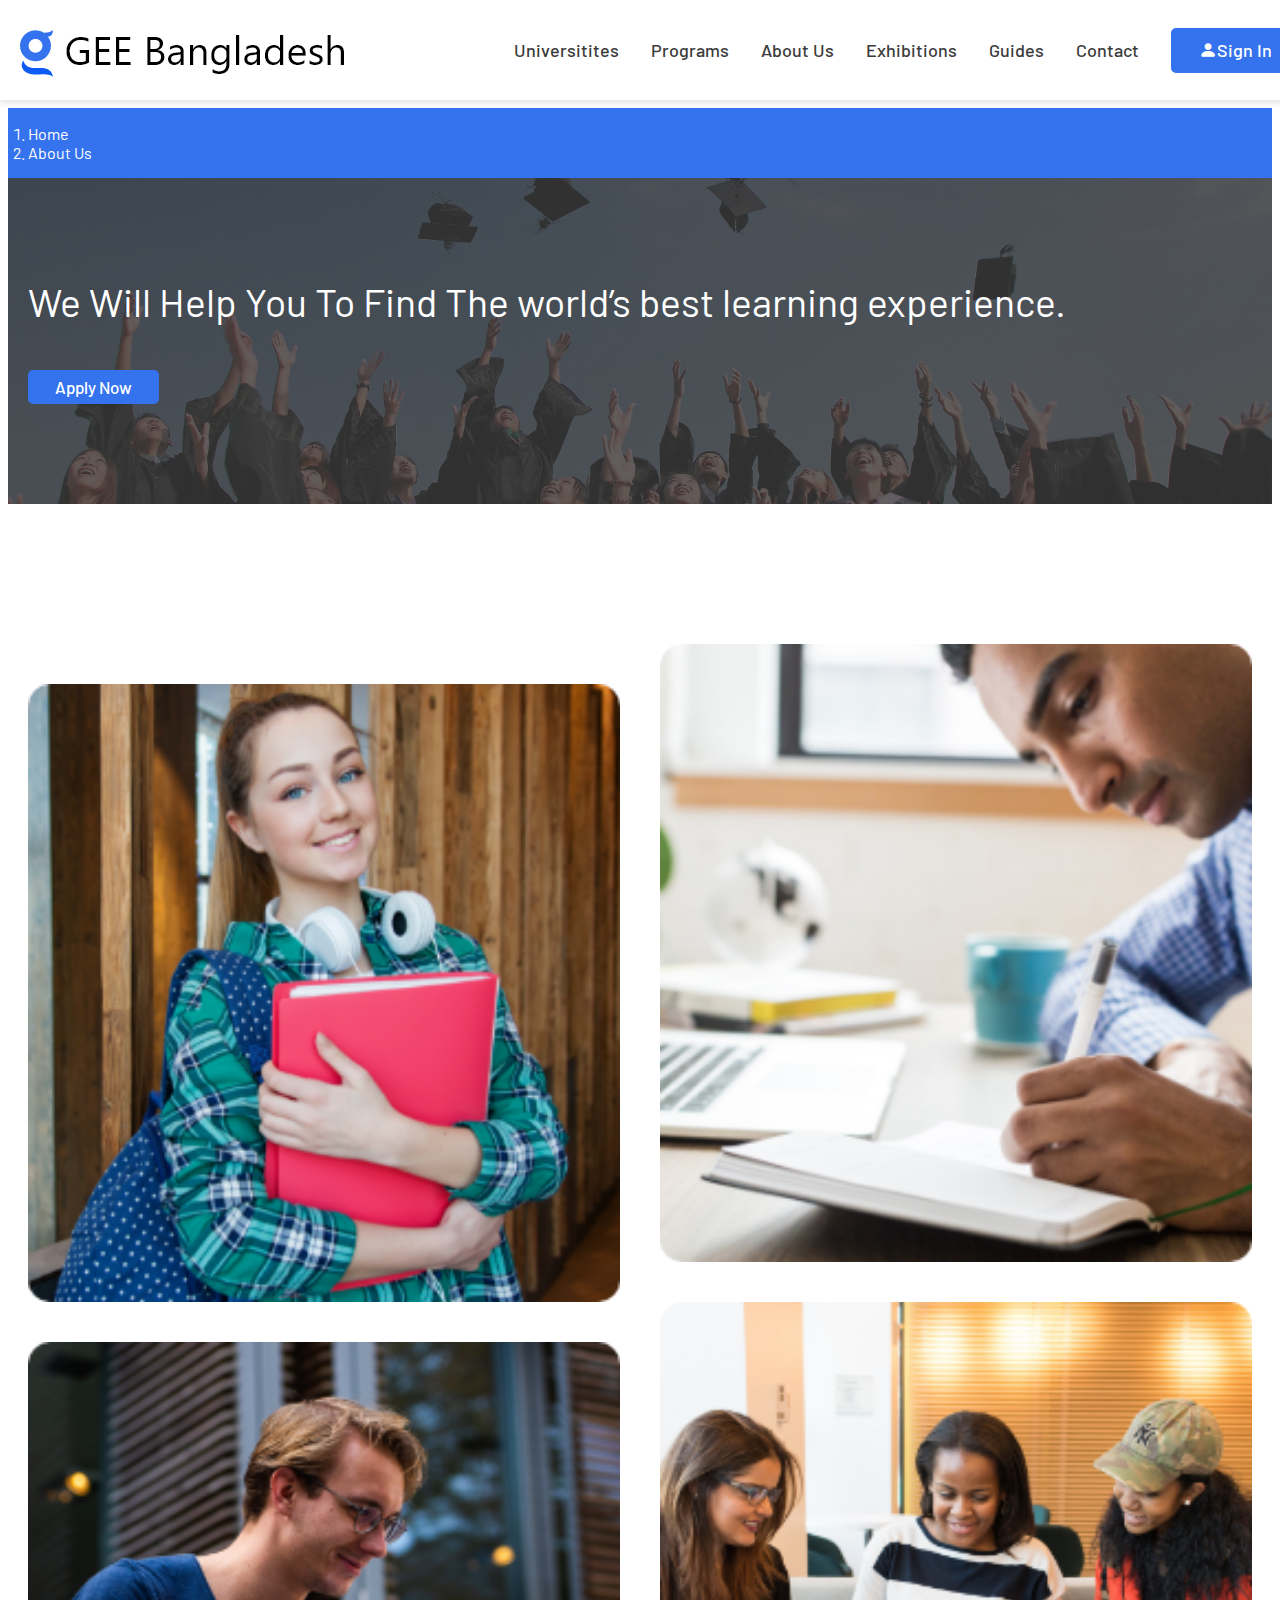
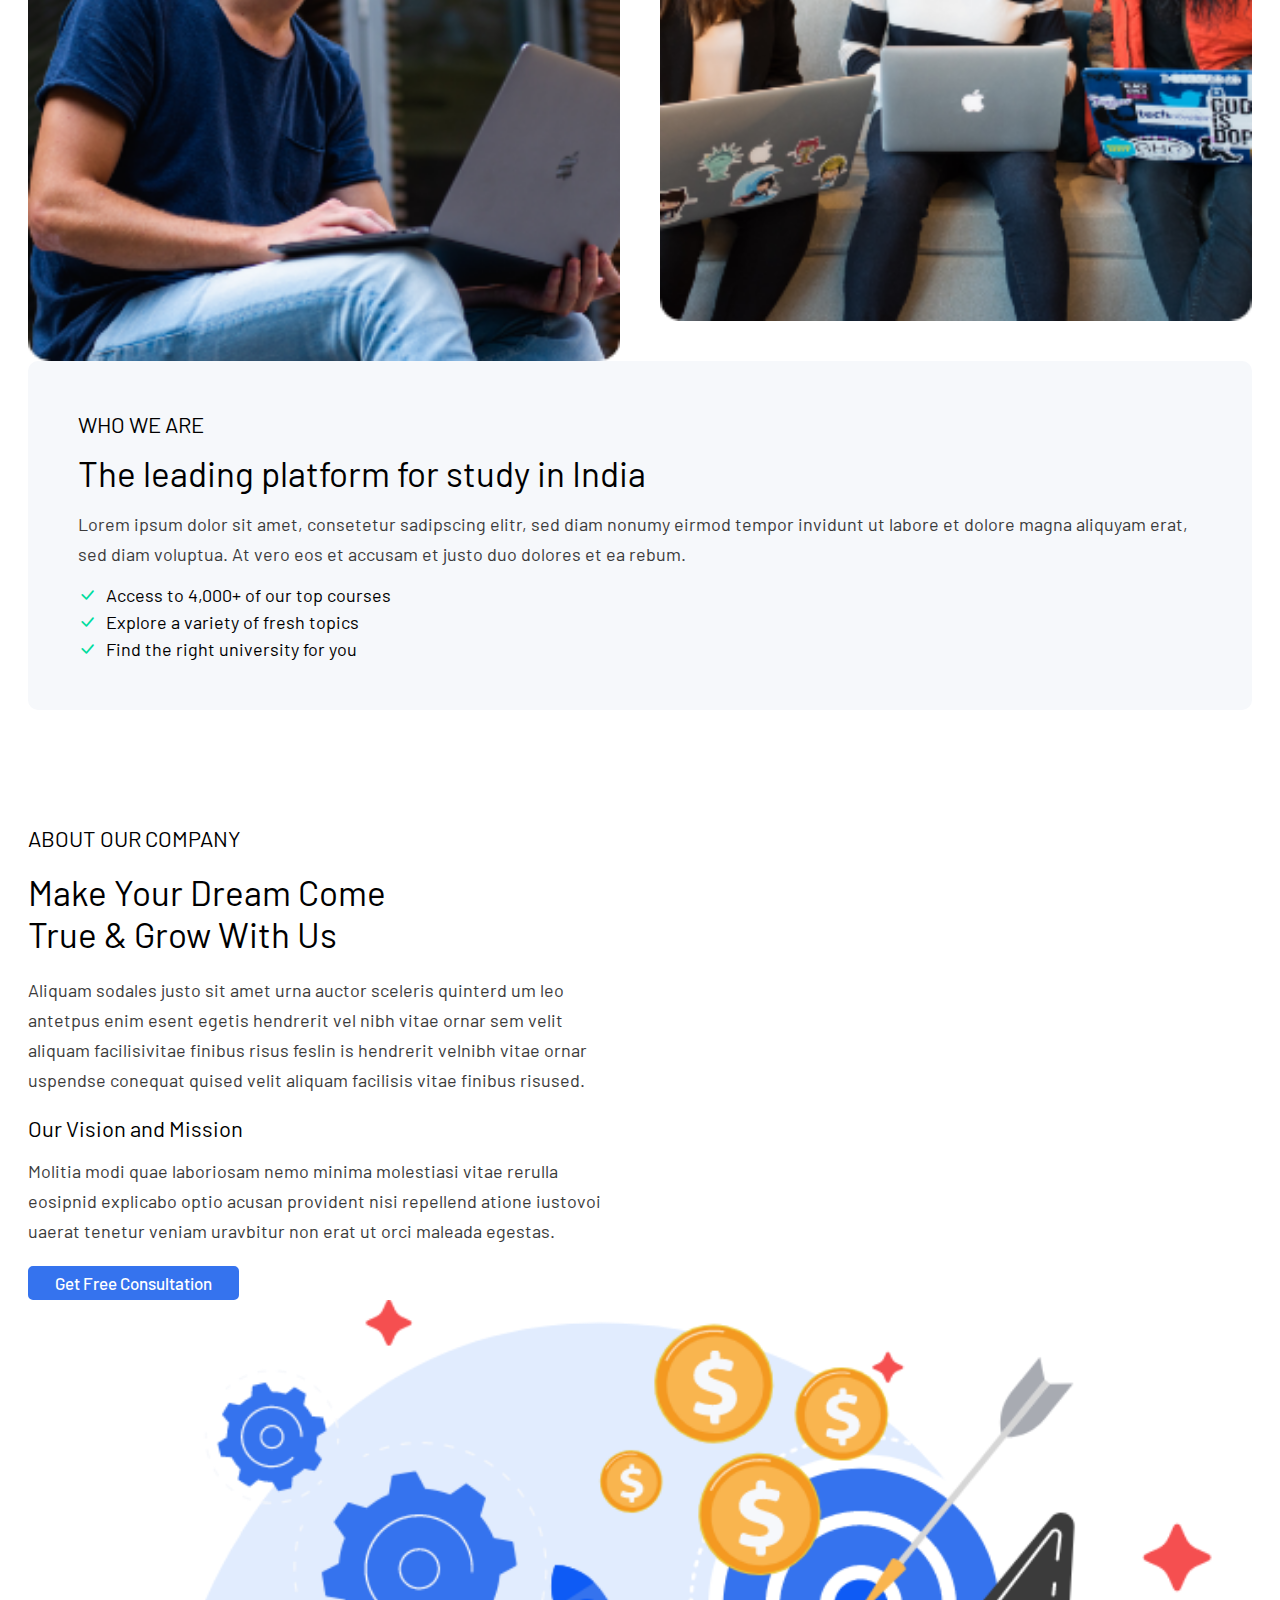
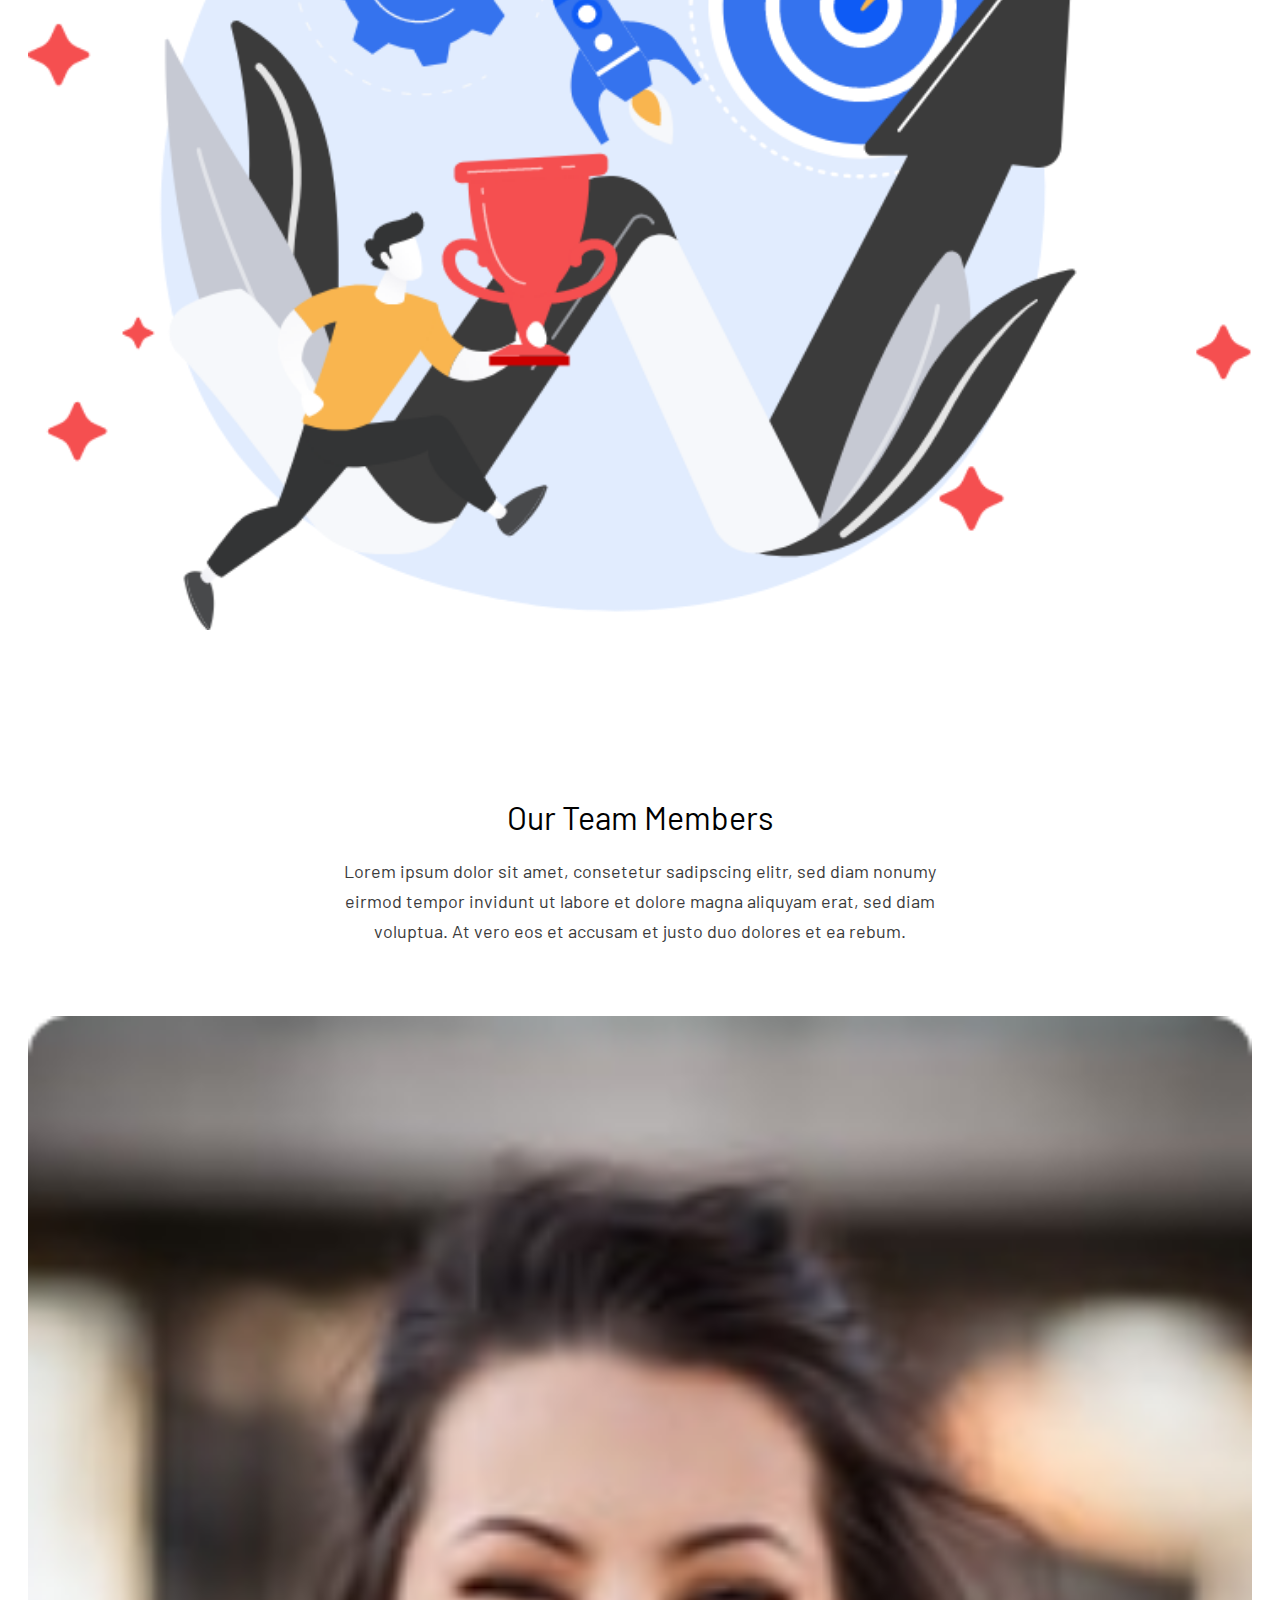
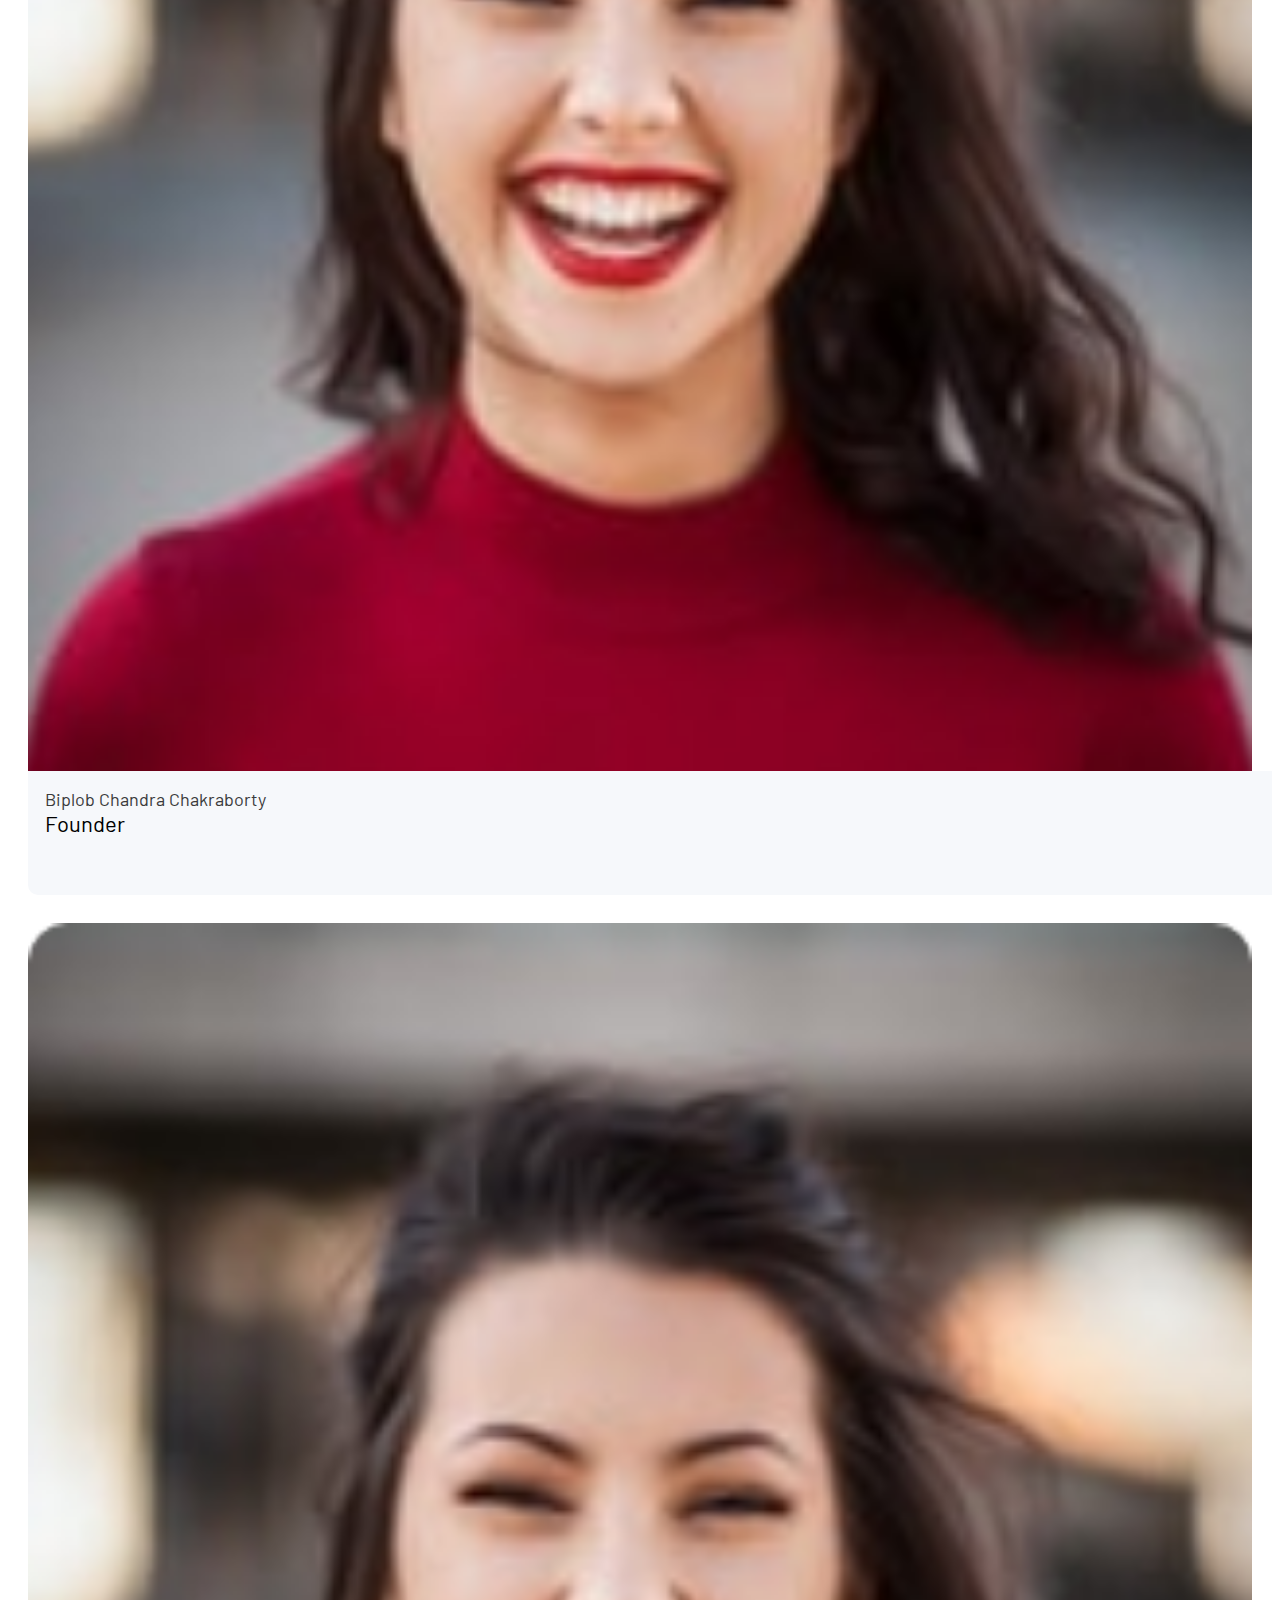
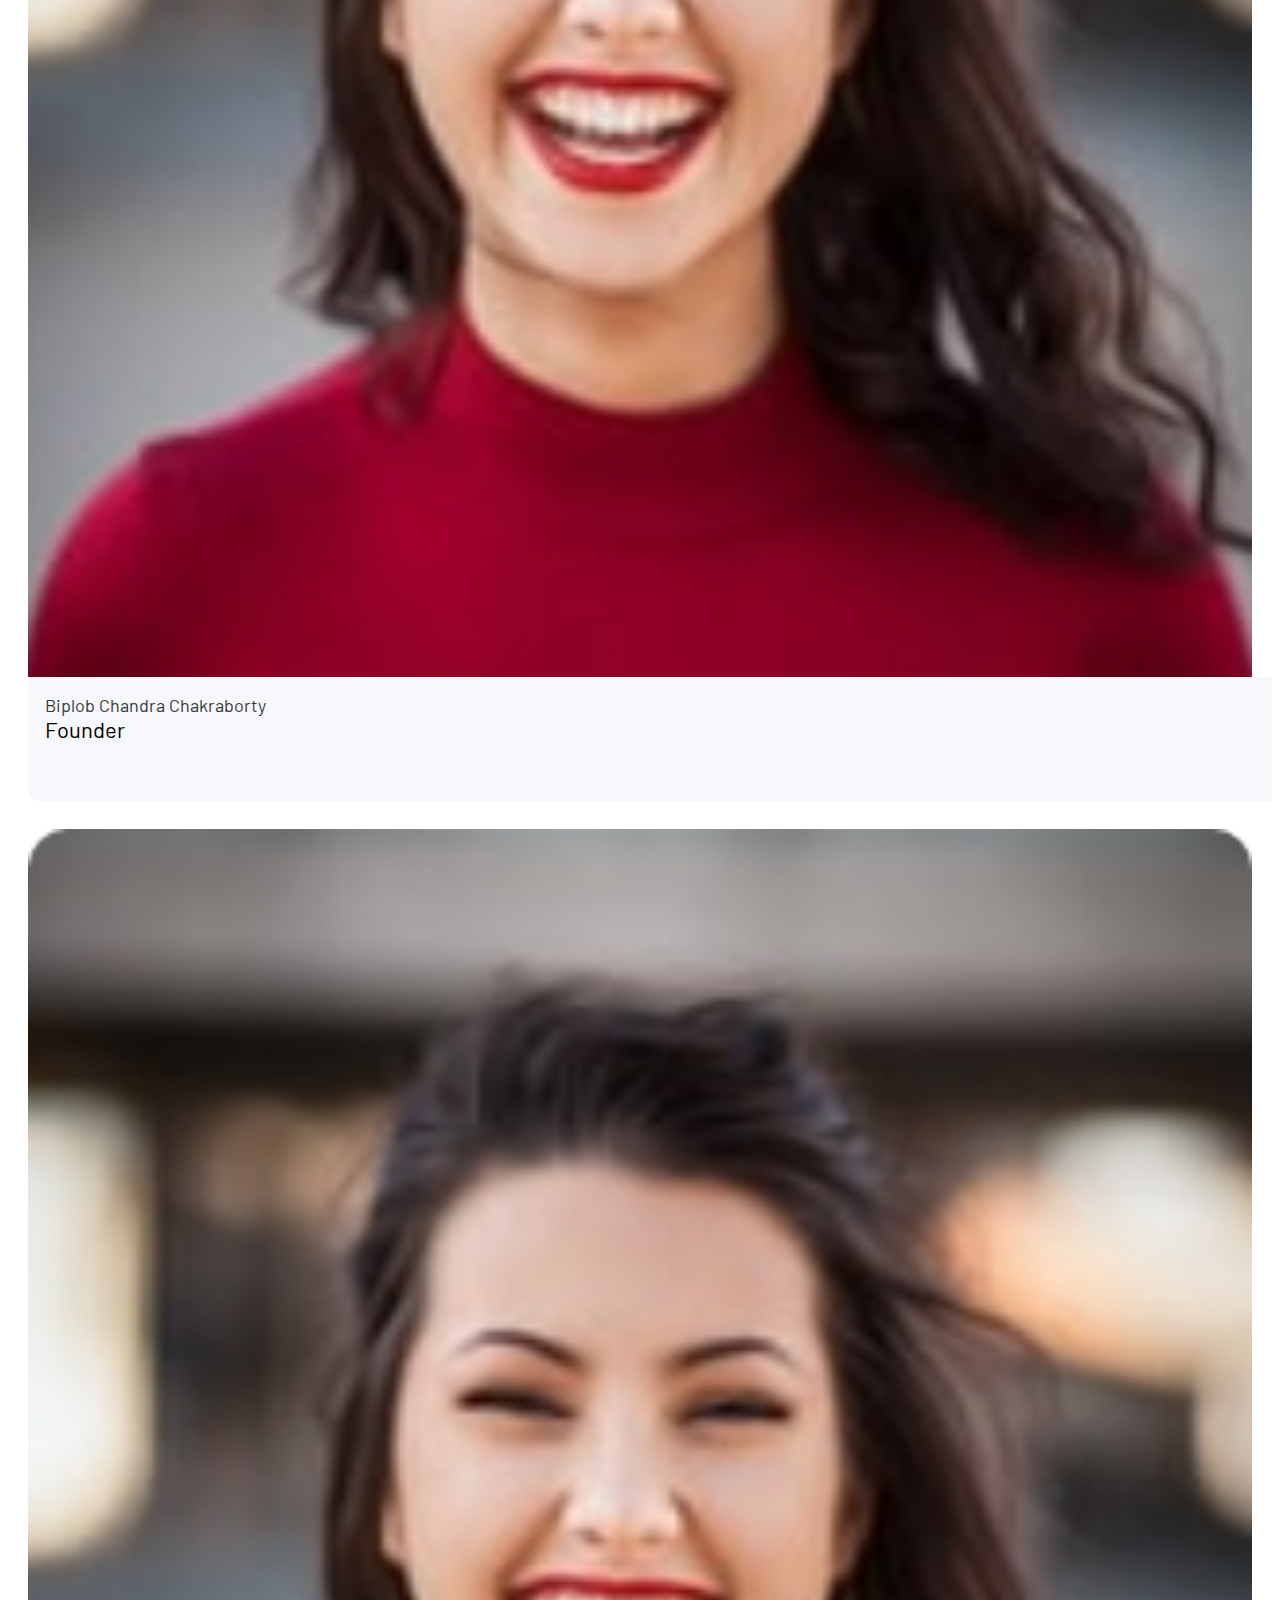
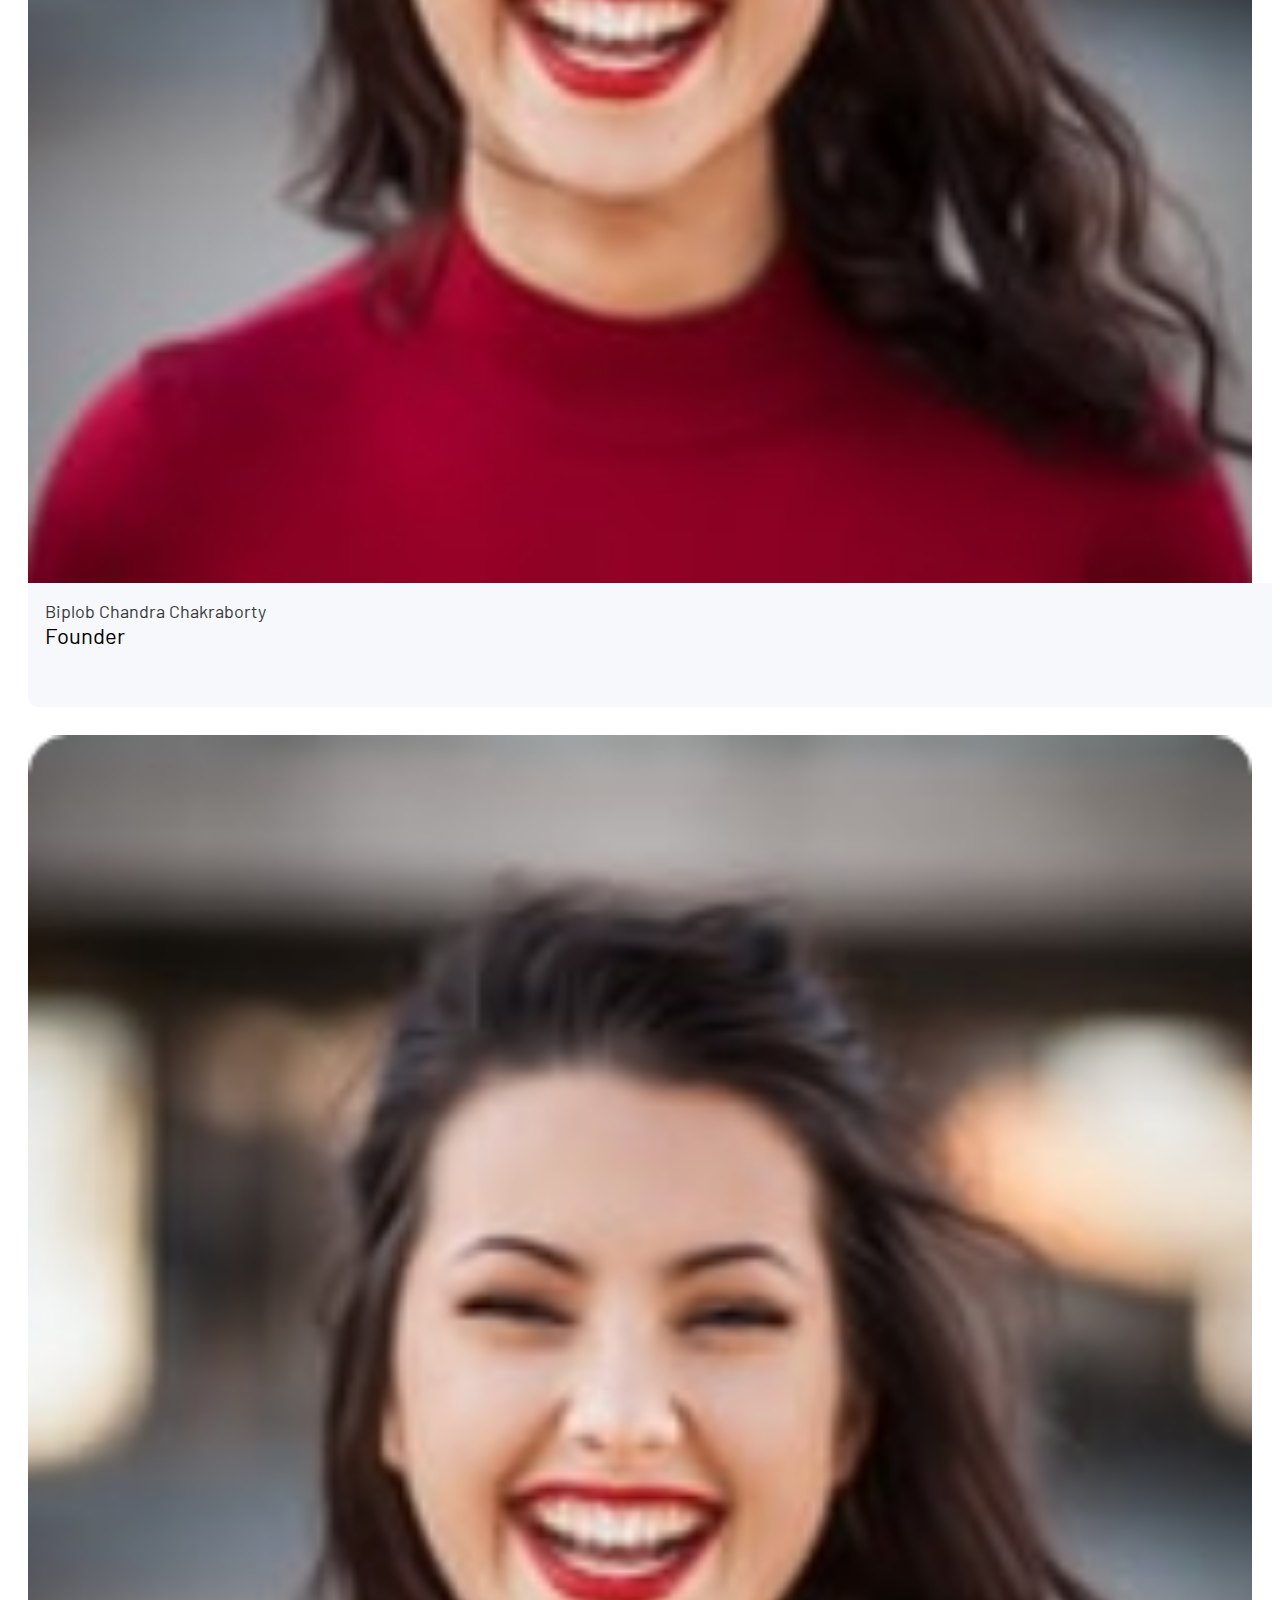
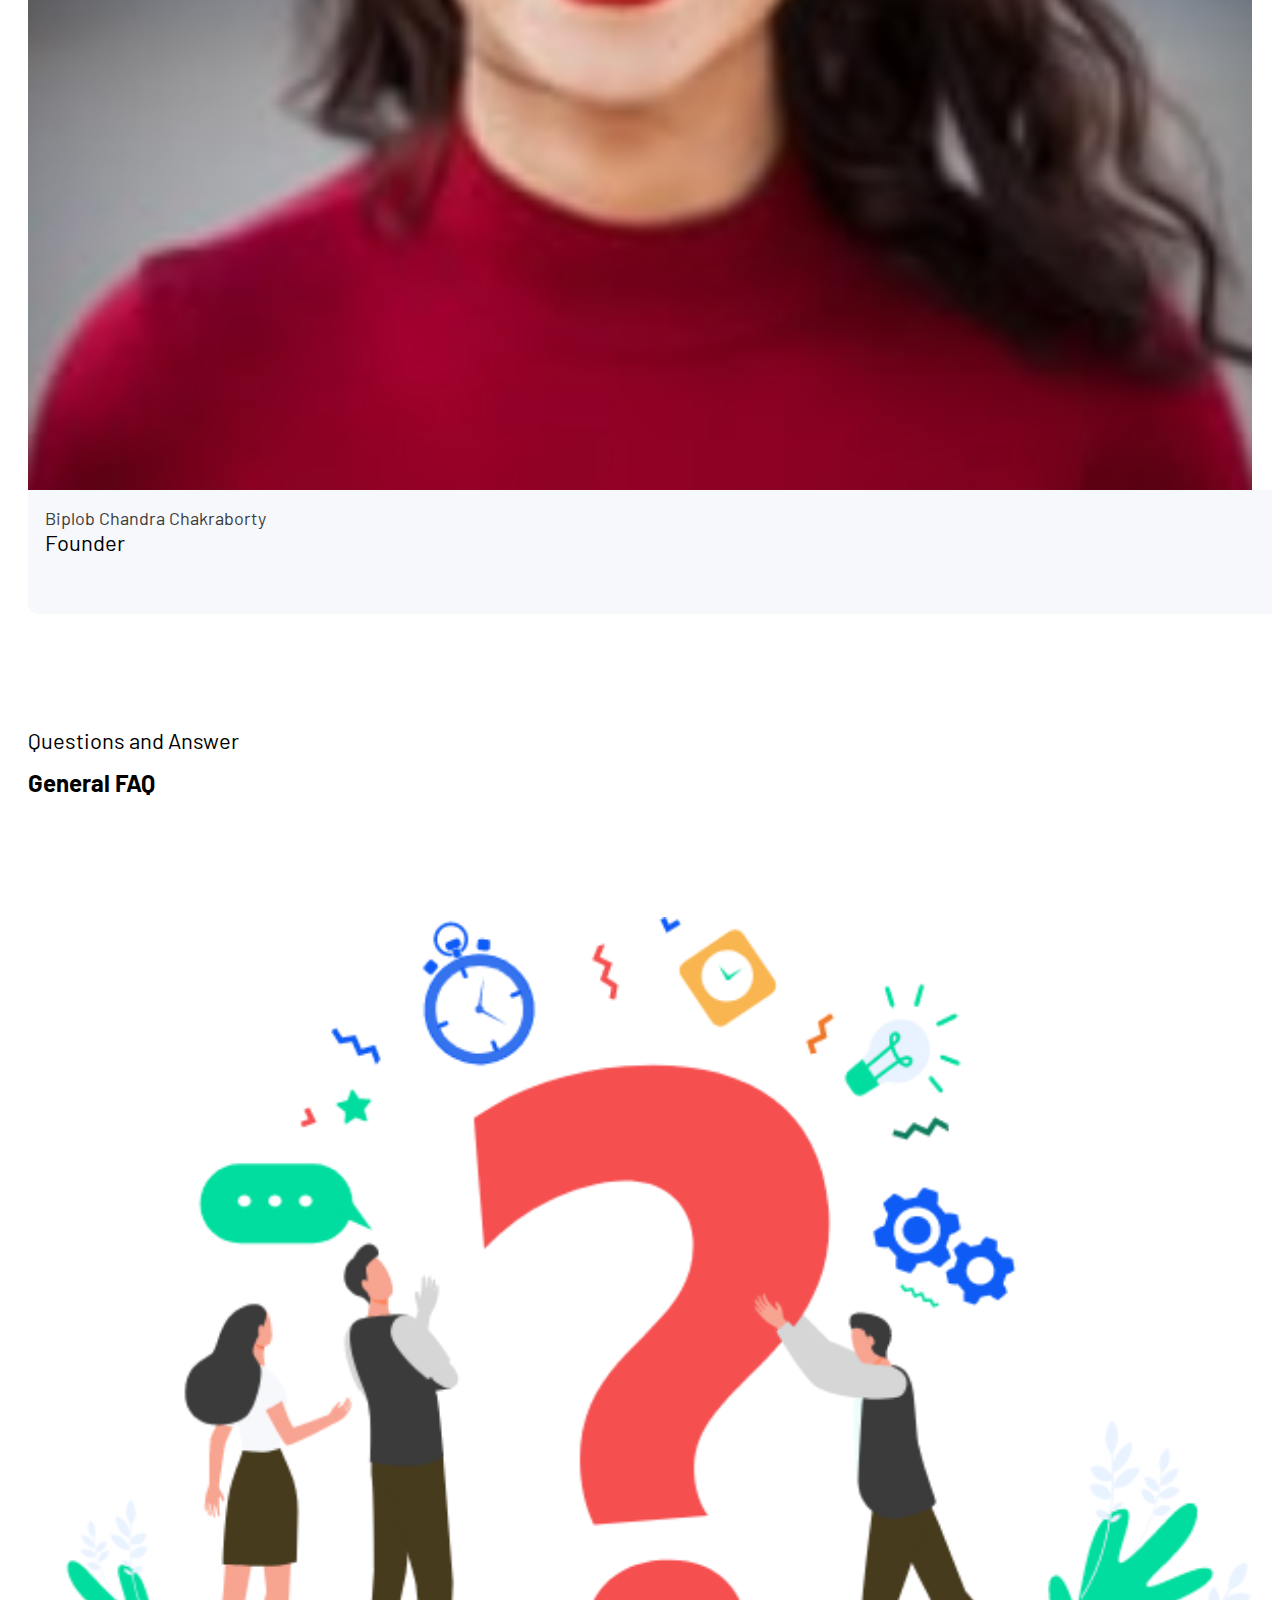
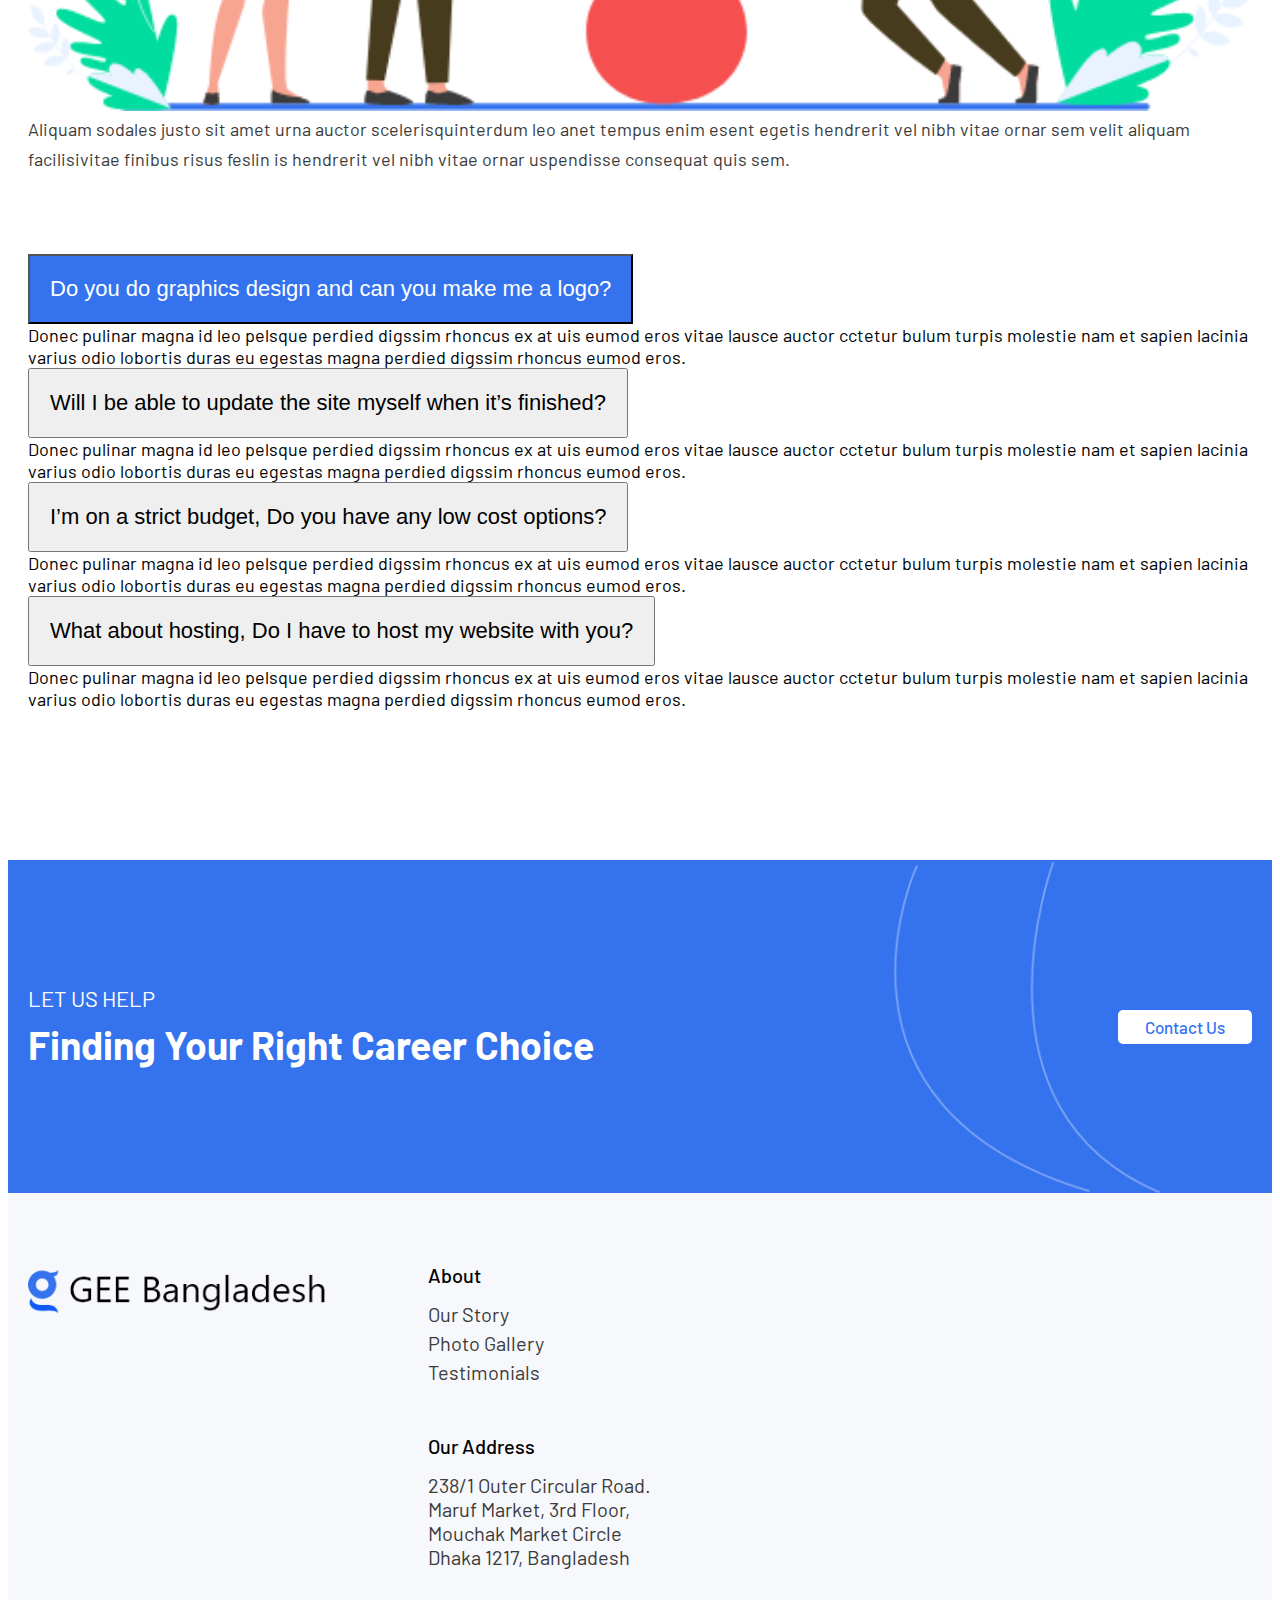
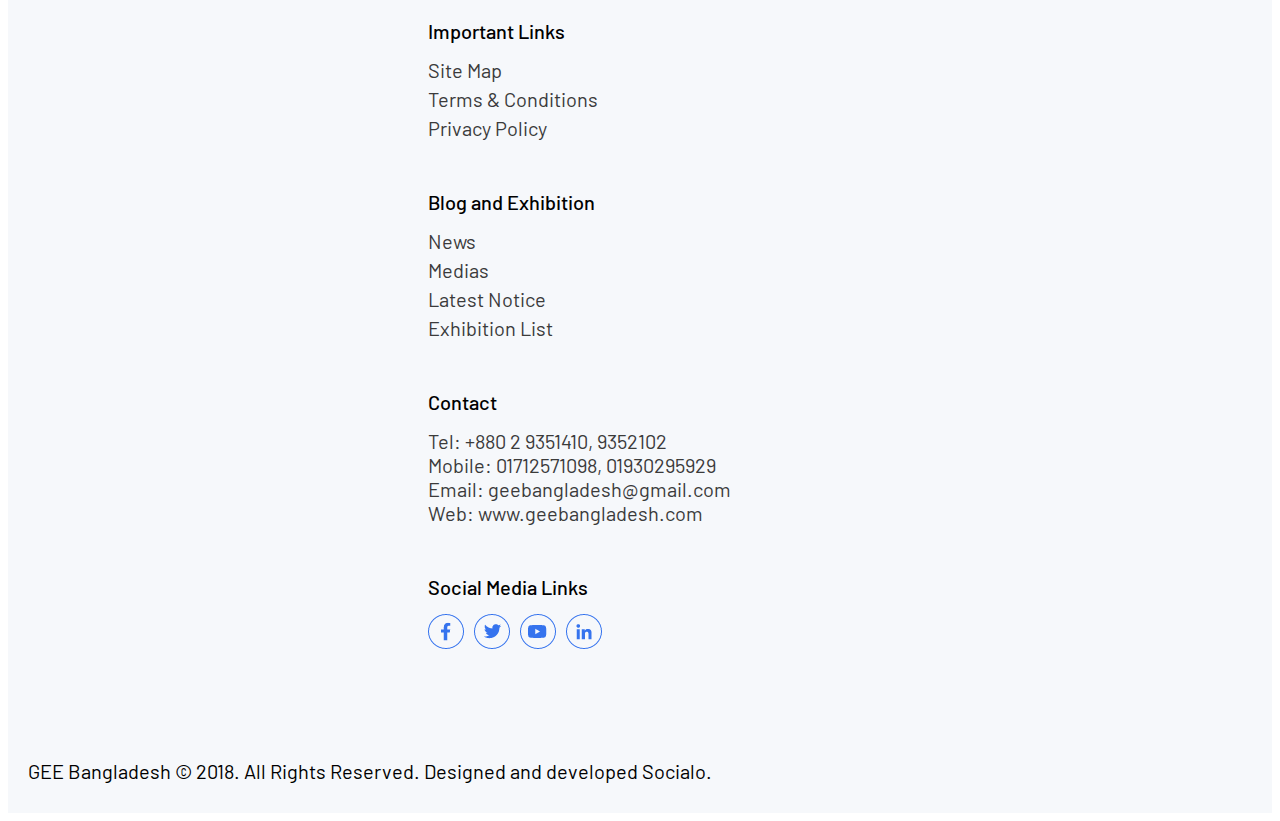
<file: about.html>
<!DOCTYPE html>
<html lang="en">
  <head>
    <meta charset="UTF-8" />
    <meta http-equiv="X-UA-Compatible" content="IE=edge" />
    <meta name="viewport" content="width=device-width, initial-scale=1.0" />
    <link rel="preconnect" href="https://fonts.googleapis.com" />
    <link rel="preconnect" href="https://fonts.gstatic.com" crossorigin />
    <!-- Google Font Integration -->
    <link
      href="https://fonts.googleapis.com/css2?family=Barlow:wght@400;500;600;700&display=swap"
      rel="stylesheet"
    />
    <!-- Bootstrap CSS -->
    <link
      href="https://cdn.jsdelivr.net/npm/bootstrap@5.1.3/dist/css/bootstrap.min.css"
      rel="stylesheet"
      integrity="sha384-1BmE4kWBq78iYhFldvKuhfTAU6auU8tT94WrHftjDbrCEXSU1oBoqyl2QvZ6jIW3"
      crossorigin="anonymous"
    />
    <!-- Bootstrap Icons -->
    <link
      rel="stylesheet"
      href="https://cdn.jsdelivr.net/npm/bootstrap-icons@1.7.2/font/bootstrap-icons.css"
    />
    <!-- Custom CSS -->
    <link rel="stylesheet" href="css/style.css" />
    <title>GEE Bangladesh</title>
  </head>
  <body>
    <header>
      <nav>
        <div class="custom-container main-nav">
          <div class="logo">
            <a href="#"><img src="img/logo.png" alt="" /></a>
          </div>
          <ul id="menu">
            <li><a href="#">Universitites</a></li>
            <li><a href="#">Programs</a></li>
            <li><a href="#">About Us</a></li>
            <li><a href="#">Exhibitions</a></li>
            <li><a href="#">Guides</a></li>
            <li><a href="#">Contact</a></li>
            <li>
              <a href="#" class="menu-btn"
                ><i class="bi bi-person-fill"></i> Sign In</a
              >
            </li>
          </ul>
          <div class="toggler">
            <i class="bi bi-list"></i>
          </div>
        </div>
      </nav>
    </header>
    <section class="v-landing-banner">
      <div class="banner-header custom-container">
        <nav aria-label="breadcrumb">
          <ol class="breadcrumb">
            <li class="breadcrumb-item"><a href="#">Home</a></li>
            <li class="breadcrumb-item active"><a href="#">About Us</a></li>
          </ol>
        </nav>
      </div>
      <div class="banner-body custom-container">
        <img src="img/about-banner.png" alt="" class="banner-bg" />
        <div class="row banner-row">
          <div class="col-lg-6">
            <div class="landing-box">
              <h2>
                We Will Help You To Find The world’s best learning experience.
              </h2>

              <a href="#" class="b-btn">Apply Now</a>
            </div>
          </div>
        </div>
      </div>
    </section>
    <section class="custom-container who-we-are">
      <div class="row">
        <div class="col-lg-6">
          <div class="ag-box">
            <div class="ag-left">
              <img src="img/ag1.png" alt="" />
              <img src="img/ag2.png" alt="" />
            </div>
            <div class="ag-right">
              <img src="img/ag3.png" alt="" />
              <img src="img/ag4.png" alt="" />
            </div>
          </div>
        </div>
        <div class="col-lg-6">
          <div class="wwa-wrapper">
            <div class="wwa-box">
              <p class="subtitle">WHO WE ARE</p>
              <h2>The leading platform for study in India</h2>
              <p class="para">
                Lorem ipsum dolor sit amet, consetetur sadipscing elitr, sed
                diam nonumy eirmod tempor invidunt ut labore et dolore magna
                aliquyam erat, sed diam voluptua. At vero eos et accusam et
                justo duo dolores et ea rebum.
              </p>
              <ul>
                <li>
                  <i class="bi bi-check-lg"></i>Access to 4,000+ of our top
                  courses
                </li>
                <li>
                  <i class="bi bi-check-lg"></i>Explore a variety of fresh
                  topics
                </li>
                <li>
                  <i class="bi bi-check-lg"></i>Find the right university for
                  you
                </li>
              </ul>
            </div>
          </div>
        </div>
      </div>
    </section>
    <section class="company custom-container common-section">
      <div class="row">
        <div class="col-lg-6">
          <div class="company-box">
            <p class="subtitle">ABOUT OUR COMPANY</p>
            <h2>Make Your Dream Come True & Grow With Us</h2>
            <p class="para">
              Aliquam sodales justo sit amet urna auctor sceleris quinterd um
              leo antetpus enim esent egetis hendrerit vel nibh vitae ornar sem
              velit aliquam facilisivitae finibus risus feslin is hendrerit
              velnibh vitae ornar uspendse conequat quised velit aliquam
              facilisis vitae finibus risused.
            </p>
            <p class="subtitle">Our Vision and Mission</p>
            <p class="para">
              Molitia modi quae laboriosam nemo minima molestiasi vitae rerulla
              eosipnid explicabo optio acusan provident nisi repellend atione
              iustovoi uaerat tenetur veniam uravbitur non erat ut orci maleada
              egestas.
            </p>
            <a href="#" class="b-btn">Get Free Consultation</a>
          </div>
        </div>
        <div class="col-lg-6">
          <div class="company-img">
            <img src="img/company.png" alt="" />
          </div>
        </div>
      </div>
    </section>
    <section class="team custom-container common-section">
      <h class="h-35">Our Team Members</h>
      <p class="para">
        Lorem ipsum dolor sit amet, consetetur sadipscing elitr, sed diam nonumy
        eirmod tempor invidunt ut labore et dolore magna aliquyam erat, sed diam
        voluptua. At vero eos et accusam et justo duo dolores et ea rebum.
      </p>
      <div class="row team-row">
        <div class="col-lg-3 col-md-4">
          <div class="team-box">
            <img src="img/team.png" alt="" />
            <div class="team-text">
              <p>Biplob Chandra Chakraborty</p>
              <h2>Founder</h2>
            </div>
          </div>
        </div>
        <div class="col-lg-3 col-md-4">
          <div class="team-box">
            <img src="img/team.png" alt="" />
            <div class="team-text">
              <p>Biplob Chandra Chakraborty</p>
              <h2>Founder</h2>
            </div>
          </div>
        </div>
        <div class="col-lg-3 col-md-4">
          <div class="team-box">
            <img src="img/team.png" alt="" />
            <div class="team-text">
              <p>Biplob Chandra Chakraborty</p>
              <h2>Founder</h2>
            </div>
          </div>
        </div>
        <div class="col-lg-3 col-md-4">
          <div class="team-box">
            <img src="img/team.png" alt="" />
            <div class="team-text">
              <p>Biplob Chandra Chakraborty</p>
              <h2>Founder</h2>
            </div>
          </div>
        </div>
      </div>
    </section>
    <section class="faq custom-container common-section">
      <div class="row">
        <div class="col-lg-6">
          <div class="faq-img">
            <p class="subtitle">Questions and Answer</p>
            <h2>General FAQ</h2>
            <img src="img/faq.png" alt="" />
          </div>
        </div>
        <div class="col-lg-6">
          <div class="faq-box">
            <p class="para">
              Aliquam sodales justo sit amet urna auctor scelerisquinterdum leo
              anet tempus enim esent egetis hendrerit vel nibh vitae ornar sem
              velit aliquam facilisivitae finibus risus feslin is hendrerit vel
              nibh vitae ornar uspendisse consequat quis sem.
            </p>
            <div class="accordion" id="accordionExample">
              <div class="accordion-item">
                <h2 class="accordion-header" id="headingOne">
                  <button
                    class="accordion-button"
                    type="button"
                    data-bs-toggle="collapse"
                    data-bs-target="#collapseOne"
                    aria-expanded="true"
                    aria-controls="collapseOne"
                  >
                    Do you do graphics design and can you make me a logo?
                  </button>
                </h2>
                <div
                  id="collapseOne"
                  class="accordion-collapse collapse show"
                  aria-labelledby="headingOne"
                  data-bs-parent="#accordionExample"
                >
                  <div class="accordion-body">
                    Donec pulinar magna id leo pelsque perdied digssim rhoncus
                    ex at uis eumod eros vitae lausce auctor cctetur bulum
                    turpis molestie nam et sapien lacinia varius odio lobortis
                    duras eu egestas magna perdied digssim rhoncus eumod eros.
                  </div>
                </div>
              </div>
              <div class="accordion-item">
                <h2 class="accordion-header" id="headingTwo">
                  <button
                    class="accordion-button collapsed"
                    type="button"
                    data-bs-toggle="collapse"
                    data-bs-target="#collapseTwo"
                    aria-expanded="false"
                    aria-controls="collapseTwo"
                  >
                    Will I be able to update the site myself when it’s finished?
                  </button>
                </h2>
                <div
                  id="collapseTwo"
                  class="accordion-collapse collapse"
                  aria-labelledby="headingTwo"
                  data-bs-parent="#accordionExample"
                >
                  <div class="accordion-body">
                    Donec pulinar magna id leo pelsque perdied digssim rhoncus
                    ex at uis eumod eros vitae lausce auctor cctetur bulum
                    turpis molestie nam et sapien lacinia varius odio lobortis
                    duras eu egestas magna perdied digssim rhoncus eumod eros.
                  </div>
                </div>
              </div>
              <div class="accordion-item">
                <h2 class="accordion-header" id="headingThree">
                  <button
                    class="accordion-button collapsed"
                    type="button"
                    data-bs-toggle="collapse"
                    data-bs-target="#collapseThree"
                    aria-expanded="false"
                    aria-controls="collapseThree"
                  >
                    I’m on a strict budget, Do you have any low cost options?
                  </button>
                </h2>
                <div
                  id="collapseThree"
                  class="accordion-collapse collapse"
                  aria-labelledby="headingThree"
                  data-bs-parent="#accordionExample"
                >
                  <div class="accordion-body">
                    Donec pulinar magna id leo pelsque perdied digssim rhoncus
                    ex at uis eumod eros vitae lausce auctor cctetur bulum
                    turpis molestie nam et sapien lacinia varius odio lobortis
                    duras eu egestas magna perdied digssim rhoncus eumod eros.
                  </div>
                </div>
              </div>
              <div class="accordion-item">
                <h2 class="accordion-header" id="headingFour">
                  <button
                    class="accordion-button collapsed"
                    type="button"
                    data-bs-toggle="collapse"
                    data-bs-target="#collapseFour"
                    aria-expanded="false"
                    aria-controls="collapseFour"
                  >
                    What about hosting, Do I have to host my website with you?
                  </button>
                </h2>
                <div
                  id="collapseFour"
                  class="accordion-collapse collapse"
                  aria-labelledby="headingFour"
                  data-bs-parent="#accordionExample"
                >
                  <div class="accordion-body">
                    Donec pulinar magna id leo pelsque perdied digssim rhoncus
                    ex at uis eumod eros vitae lausce auctor cctetur bulum
                    turpis molestie nam et sapien lacinia varius odio lobortis
                    duras eu egestas magna perdied digssim rhoncus eumod eros.
                  </div>
                </div>
              </div>
            </div>
          </div>
        </div>
      </div>
    </section>
    <section class="main-cta custom-container">
      <img src="img/main-cta.png" alt="" />
      <div class="cta-text">
        <p>LET US HELP</p>
        <h2>Finding Your Right Career Choice</h2>
      </div>
      <a href="#" class="w-btn">Contact Us</a>
    </section>
    <footer class="custom-container">
      <div class="footer-content">
        <div class="logo">
          <img src="img/logo.png" alt="" />
        </div>
        <div class="row footer-menu">
          <div class="col-lg-3 col-md-6">
            <div class="footer-menu-box">
              <h2>About</h2>
              <ul>
                <li><a href="#">Our Story</a></li>
                <li><a href="#">Photo Gallery</a></li>
                <li><a href="#">Testimonials</a></li>
              </ul>
            </div>
          </div>
          <div class="col-lg-5 col-md-6">
            <div class="footer-menu-box">
              <h2>Our Address</h2>
              <p>
                238/1 Outer Circular Road. Maruf Market, 3rd Floor, Mouchak
                Market Circle Dhaka 1217, Bangladesh
              </p>
            </div>
          </div>
          <div class="col-lg-4 col-md-6">
            <div class="footer-menu-box">
              <h2>Important Links</h2>
              <ul>
                <li><a href="#">Site Map</a></li>
                <li><a href="#">Terms & Conditions</a></li>
                <li><a href="#">Privacy Policy</a></li>
              </ul>
            </div>
          </div>
          <div class="col-lg-3 col-md-6">
            <div class="footer-menu-box">
              <h2>Blog and Exhibition</h2>
              <ul>
                <li><a href="#">News</a></li>
                <li><a href="#">Medias</a></li>
                <li><a href="#">Latest Notice</a></li>
                <li><a href="#">Exhibition List</a></li>
              </ul>
            </div>
          </div>
          <div class="col-lg-5 col-md-6">
            <div class="footer-menu-box">
              <h2>Contact</h2>
              <p class="contact-para">
                Tel: +880 2 9351410, 9352102 <br />
                Mobile: 01712571098, 01930295929 <br />
                Email: geebangladesh@gmail.com <br />
                Web: www.geebangladesh.com
              </p>
            </div>
          </div>
          <div class="col-lg-4 col-md-6">
            <div class="footer-menu-box">
              <h2>Social Media Links</h2>
              <div class="social-logos">
                <a href="#"><img src="img/fb.png" alt="" /></a>
                <a href="#"><img src="img/tw.png" alt="" /></a>
                <a href="#"><img src="img/yt.png" alt="" /></a>
                <a href="#"><img src="img/linkedin.png" alt="" /></a>
              </div>
            </div>
          </div>
        </div>
      </div>
      <p class="copyright">
        GEE Bangladesh © 2018. All Rights Reserved. Designed and developed
        Socialo.
      </p>
    </footer>
    <!-- Bootstrap JavaScript -->
    <script
      src="https://cdn.jsdelivr.net/npm/bootstrap@5.1.3/dist/js/bootstrap.bundle.min.js"
      integrity="sha384-ka7Sk0Gln4gmtz2MlQnikT1wXgYsOg+OMhuP+IlRH9sENBO0LRn5q+8nbTov4+1p"
      crossorigin="anonymous"
    ></script>
    <script src="js/navbar.js"></script>
  </body>
</html>
</file>
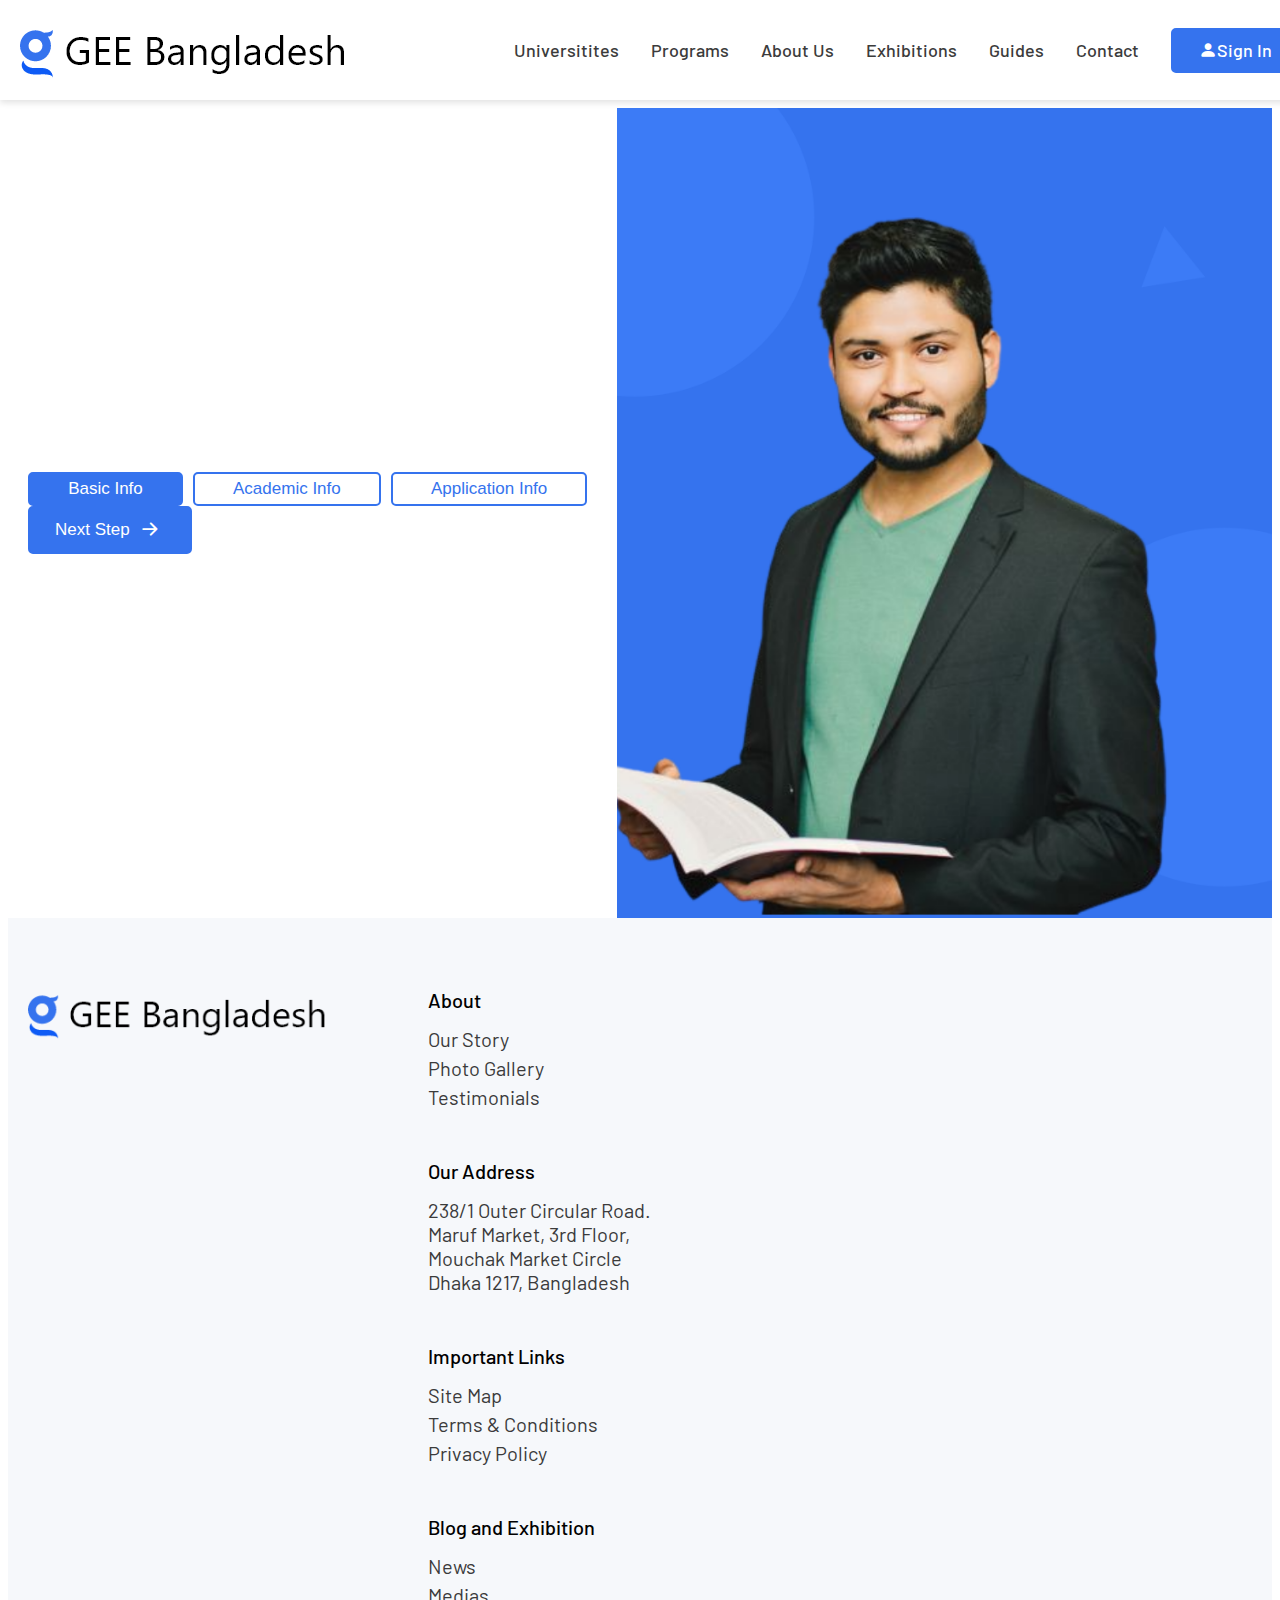
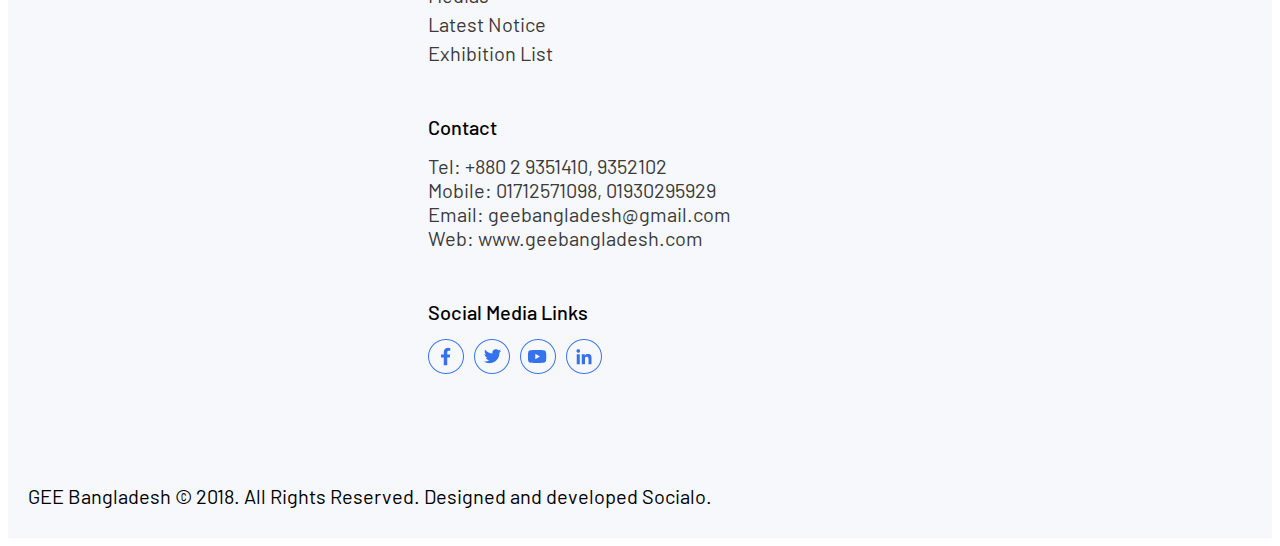
<file: apply-now.html>
<!DOCTYPE html>
<html lang="en">
  <head>
    <meta charset="UTF-8" />
    <meta http-equiv="X-UA-Compatible" content="IE=edge" />
    <meta name="viewport" content="width=device-width, initial-scale=1.0" />
    <link rel="preconnect" href="https://fonts.googleapis.com" />
    <link rel="preconnect" href="https://fonts.gstatic.com" crossorigin />
    <!-- Google Font Integration -->
    <link
      href="https://fonts.googleapis.com/css2?family=Barlow:wght@400;500;600;700&display=swap"
      rel="stylesheet"
    />
    <!-- Bootstrap CSS -->
    <link
      href="https://cdn.jsdelivr.net/npm/bootstrap@5.1.3/dist/css/bootstrap.min.css"
      rel="stylesheet"
      integrity="sha384-1BmE4kWBq78iYhFldvKuhfTAU6auU8tT94WrHftjDbrCEXSU1oBoqyl2QvZ6jIW3"
      crossorigin="anonymous"
    />
    <!-- Bootstrap Icons -->
    <link
      rel="stylesheet"
      href="https://cdn.jsdelivr.net/npm/bootstrap-icons@1.7.2/font/bootstrap-icons.css"
    />
    <!-- Custom CSS -->
    <link rel="stylesheet" href="css/style.css" />
    <title>GEE Bangladesh</title>
  </head>
  <body>
    <header>
      <nav>
        <div class="custom-container main-nav">
          <div class="logo">
            <a href="#"><img src="img/logo.png" alt="" /></a>
          </div>
          <ul id="menu">
            <li><a href="#">Universitites</a></li>
            <li><a href="#">Programs</a></li>
            <li><a href="#">About Us</a></li>
            <li><a href="#">Exhibitions</a></li>
            <li><a href="#">Guides</a></li>
            <li><a href="#">Contact</a></li>
            <li>
              <a href="#" class="menu-btn"
                ><i class="bi bi-person-fill"></i> Sign In</a
              >
            </li>
          </ul>
          <div class="toggler">
            <i class="bi bi-list"></i>
          </div>
        </div>
      </nav>
    </header>
    <section class="custom-container-left">
      <div class="img-form">
        <div class="apply-form">
          <div class="form-tab">
            <button class="o-btn ftab-btn ftab-active">Basic Info</button>
            <button class="o-btn ftab-btn">Academic Info</button>
            <button class="o-btn ftab-btn">Application Info</button>
          </div>
          <div class="main-form basic-form d-block">
            <form action="">
              <div class="form-group mt-0">
                <label for="">First Name<sup>*</sup></label>
                <input type="text" />
              </div>
              <div class="form-group">
                <label for="">Last Name<sup>*</sup></label>
                <input type="text" />
              </div>
              <div class="form-group">
                <label for="">Mobile Number<sup>*</sup></label>
                <input type="text" />
              </div>
              <div class="form-group">
                <label for="">Street Address<sup>*</sup></label>
                <input type="password" />
              </div>
              <div class="d-block d-lg-flex">
                <div class="form-group me-lg-1">
                  <label for="">First Name<sup>*</sup></label>
                  <input type="text" />
                </div>
                <div class="form-group ms-lg-1">
                  <label for="">Last Name<sup>*</sup></label>
                  <input type="text" />
                </div>
              </div>
            </form>
          </div>
          <div class="main-form academic-form">
            <form action="">
              <div class="form-group mt-0">
                <label for="">Highest Qualification<sup>*</sup></label>
                <select name="" id="">
                  <option value="">HSC/Alim/Equivalent</option>
                  <option value="">HSC</option>
                  <option value="">SSC</option>
                  <option value="">JSC</option>
                </select>
              </div>
              <div class="form-group">
                <label for="">Passing Year<sup>*</sup></label>
                <input type="text" />
              </div>
              <div class="form-group">
                <label for="">Result<sup>*</sup></label>
                <input type="text" />
              </div>
            </form>
          </div>
          <div class="main-form application-form">
            <form action="">
              <div class="form-group mt-0">
                <label for="">Institute Type<sup>*</sup></label>
                <select name="" id="">
                  <option value="">School</option>
                  <option value="">College</option>
                  <option value="">University</option>
                </select>
              </div>
              <div class="form-group">
                <label for="">Last Name<sup>*</sup></label>
                <select name="" id="">
                  <option value="">A University</option>
                  <option value="">B</option>
                  <option value="">C</option>
                </select>
              </div>
              <div class="form-group">
                <label for="">Programs<sup>*</sup></label>
                <select name="" id="">
                  <option value="">M Tech in CAD/CAM</option>
                  <option value="">B. Tech</option>
                  <option value="">C. Tech</option>
                </select>
              </div>
            </form>
          </div>
          <div class="form-btn d-flex mt-5">
            <button class="o-btn ftab-prev">Previous Step</button>
            <button class="b-btn ftab-next">
              Next Step <i class="bi bi-arrow-right-short"></i>
            </button>
          </div>
        </div>
        <div class="form-img">
          <img src="img/apply-img.png" alt="" />
        </div>
      </div>
    </section>
    <footer class="custom-container">
      <div class="footer-content">
        <div class="logo">
          <img src="img/logo.png" alt="" />
        </div>
        <div class="row footer-menu">
          <div class="col-lg-3 col-md-6">
            <div class="footer-menu-box">
              <h2>About</h2>
              <ul>
                <li><a href="#">Our Story</a></li>
                <li><a href="#">Photo Gallery</a></li>
                <li><a href="#">Testimonials</a></li>
              </ul>
            </div>
          </div>
          <div class="col-lg-5 col-md-6">
            <div class="footer-menu-box">
              <h2>Our Address</h2>
              <p>
                238/1 Outer Circular Road. Maruf Market, 3rd Floor, Mouchak
                Market Circle Dhaka 1217, Bangladesh
              </p>
            </div>
          </div>
          <div class="col-lg-4 col-md-6">
            <div class="footer-menu-box">
              <h2>Important Links</h2>
              <ul>
                <li><a href="#">Site Map</a></li>
                <li><a href="#">Terms & Conditions</a></li>
                <li><a href="#">Privacy Policy</a></li>
              </ul>
            </div>
          </div>
          <div class="col-lg-3 col-md-6">
            <div class="footer-menu-box">
              <h2>Blog and Exhibition</h2>
              <ul>
                <li><a href="#">News</a></li>
                <li><a href="#">Medias</a></li>
                <li><a href="#">Latest Notice</a></li>
                <li><a href="#">Exhibition List</a></li>
              </ul>
            </div>
          </div>
          <div class="col-lg-5 col-md-6">
            <div class="footer-menu-box">
              <h2>Contact</h2>
              <p class="contact-para">
                Tel: +880 2 9351410, 9352102 <br />
                Mobile: 01712571098, 01930295929 <br />
                Email: geebangladesh@gmail.com <br />
                Web: www.geebangladesh.com
              </p>
            </div>
          </div>
          <div class="col-lg-4 col-md-6">
            <div class="footer-menu-box">
              <h2>Social Media Links</h2>
              <div class="social-logos">
                <a href="#"><img src="img/fb.png" alt="" /></a>
                <a href="#"><img src="img/tw.png" alt="" /></a>
                <a href="#"><img src="img/yt.png" alt="" /></a>
                <a href="#"><img src="img/linkedin.png" alt="" /></a>
              </div>
            </div>
          </div>
        </div>
      </div>
      <p class="copyright">
        GEE Bangladesh © 2018. All Rights Reserved. Designed and developed
        Socialo.
      </p>
    </footer>
    <!-- Bootstrap JavaScript -->
    <script
      src="https://cdn.jsdelivr.net/npm/bootstrap@5.1.3/dist/js/bootstrap.bundle.min.js"
      integrity="sha384-ka7Sk0Gln4gmtz2MlQnikT1wXgYsOg+OMhuP+IlRH9sENBO0LRn5q+8nbTov4+1p"
      crossorigin="anonymous"
    ></script>
    <script src="js/navbar.js"></script>
    <script src="js/apply-form.js"></script>
  </body>
</html>
</file>
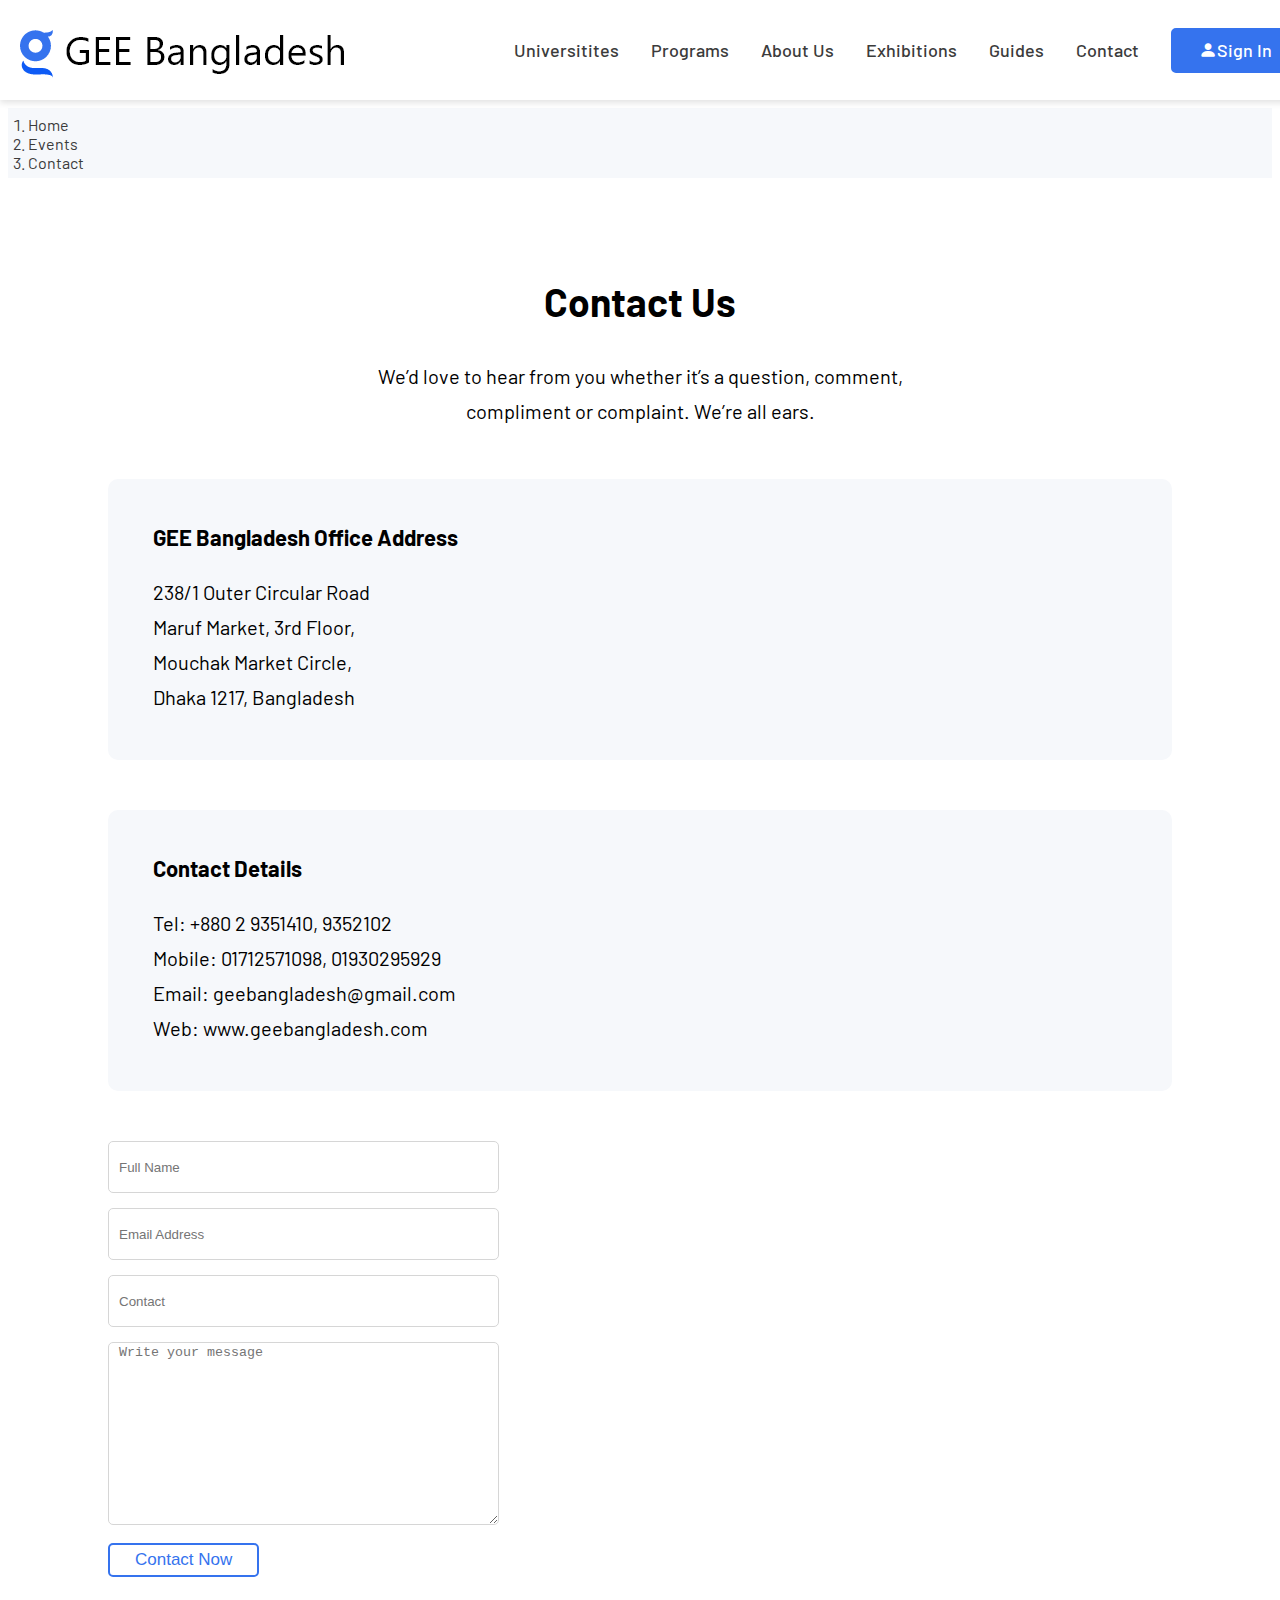
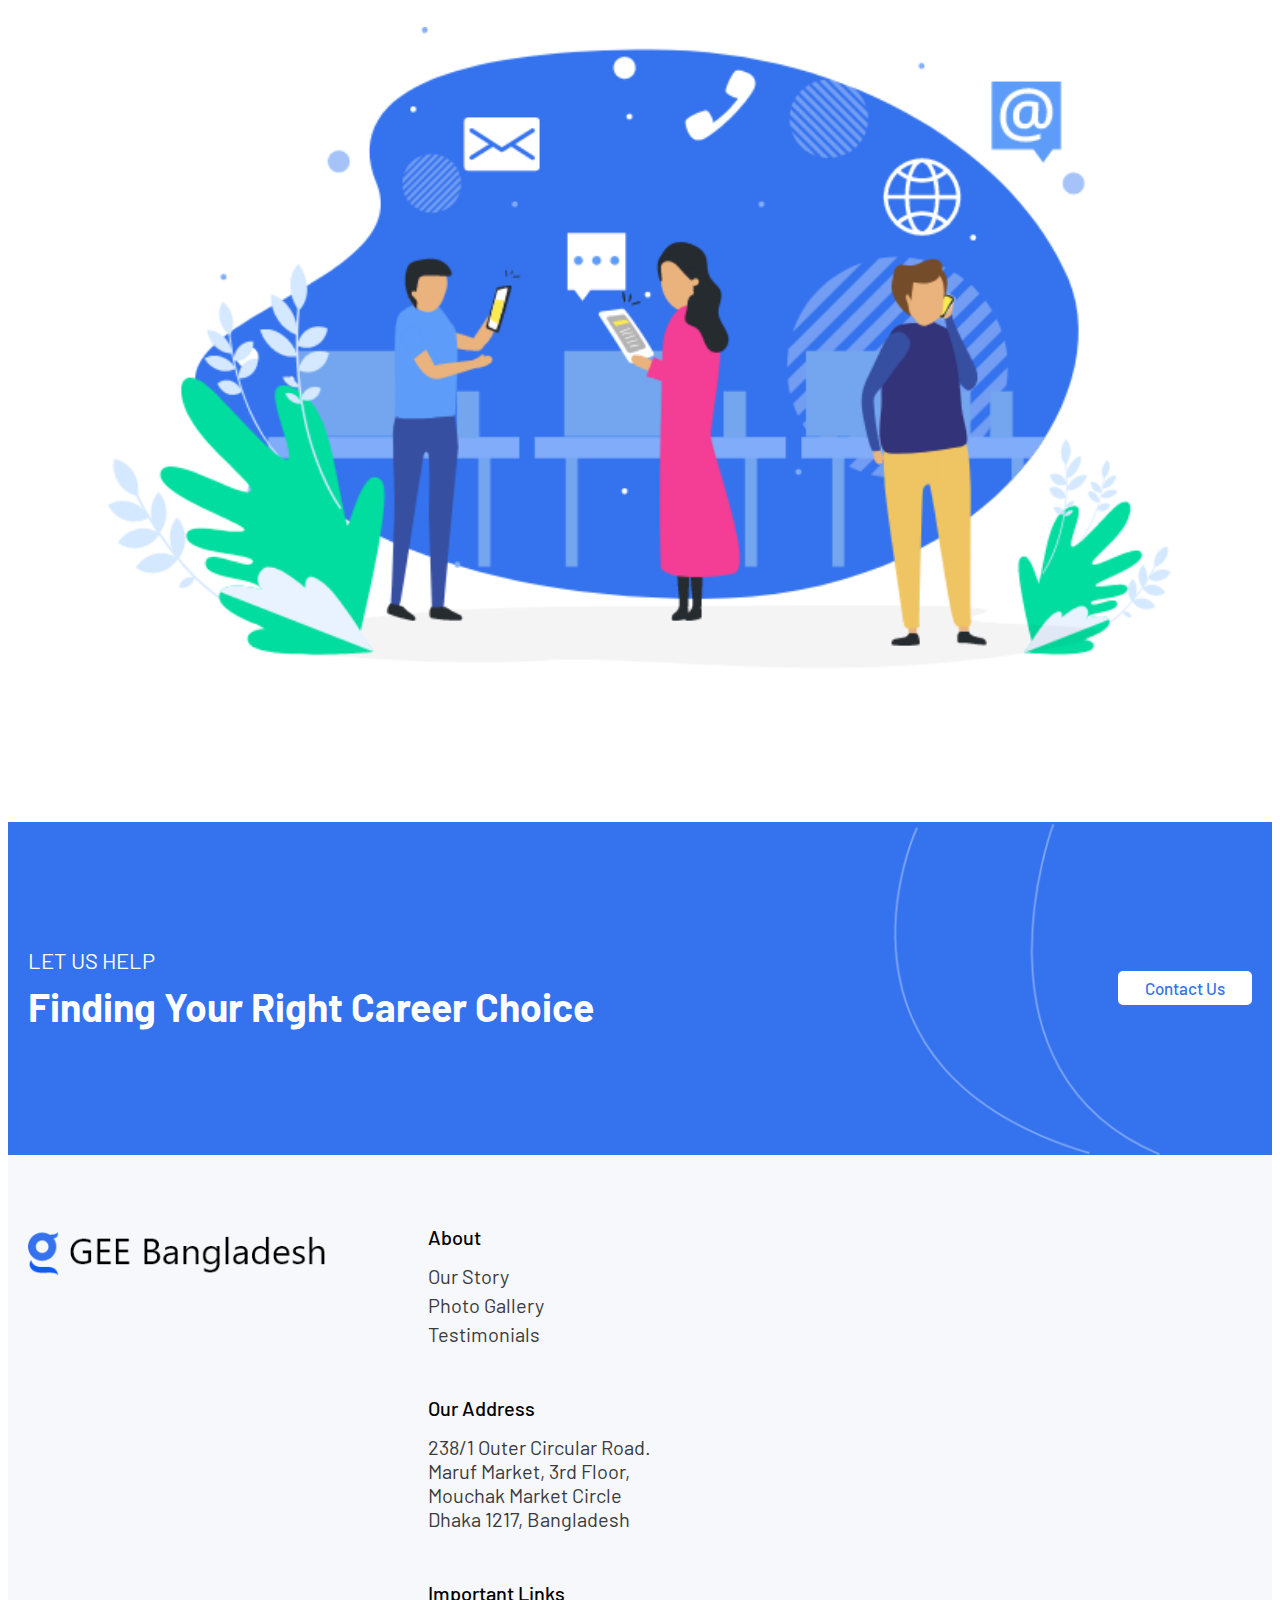
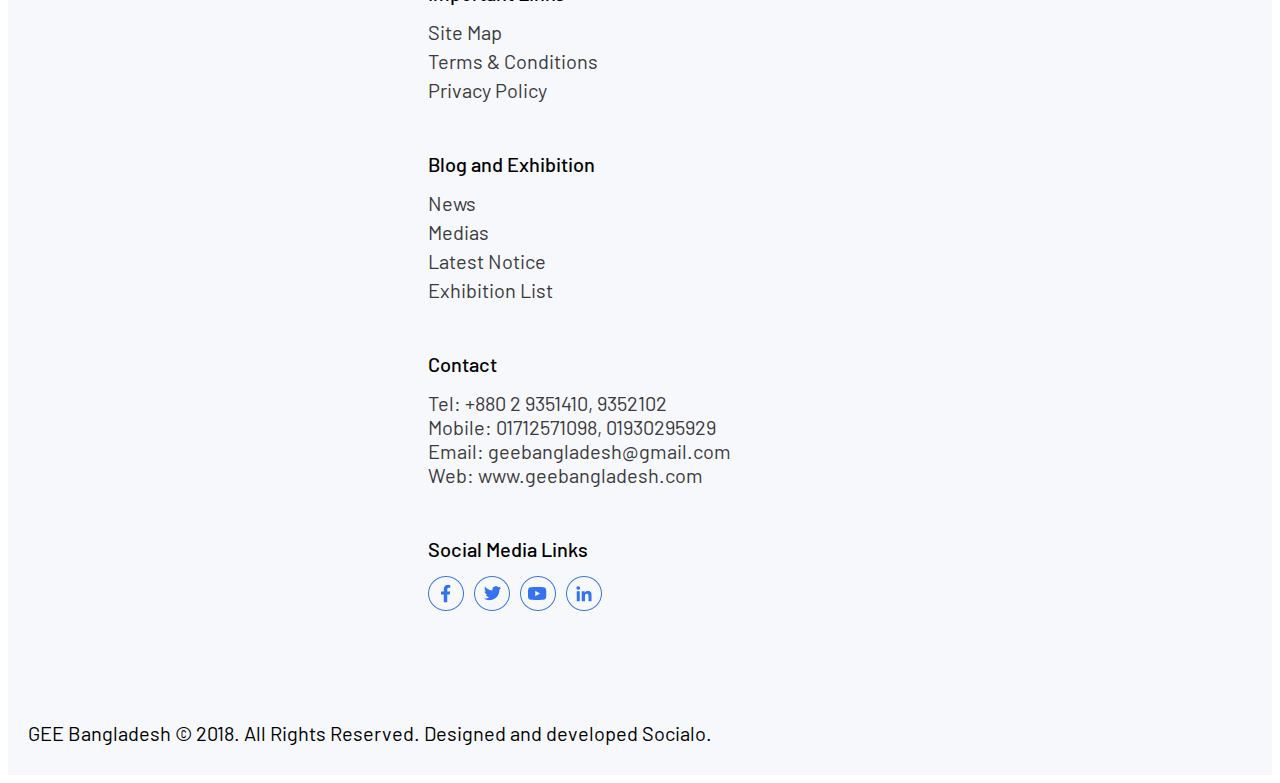
<file: contact.html>
<!DOCTYPE html>
<html lang="en">
  <head>
    <meta charset="UTF-8" />
    <meta http-equiv="X-UA-Compatible" content="IE=edge" />
    <meta name="viewport" content="width=device-width, initial-scale=1.0" />
    <link rel="preconnect" href="https://fonts.googleapis.com" />
    <link rel="preconnect" href="https://fonts.gstatic.com" crossorigin />
    <!-- Google Font Integration -->
    <link
      href="https://fonts.googleapis.com/css2?family=Barlow:wght@400;500;600;700&display=swap"
      rel="stylesheet"
    />
    <!-- Bootstrap CSS -->
    <link
      href="https://cdn.jsdelivr.net/npm/bootstrap@5.1.3/dist/css/bootstrap.min.css"
      rel="stylesheet"
      integrity="sha384-1BmE4kWBq78iYhFldvKuhfTAU6auU8tT94WrHftjDbrCEXSU1oBoqyl2QvZ6jIW3"
      crossorigin="anonymous"
    />
    <!-- Bootstrap Icons -->
    <link
      rel="stylesheet"
      href="https://cdn.jsdelivr.net/npm/bootstrap-icons@1.7.2/font/bootstrap-icons.css"
    />
    <!-- Custom CSS -->
    <link rel="stylesheet" href="css/style.css" />
    <title>GEE Bangladesh</title>
  </head>
  <body>
    <header>
      <nav>
        <div class="custom-container main-nav">
          <div class="logo">
            <a href="#"><img src="img/logo.png" alt="" /></a>
          </div>
          <ul id="menu">
            <li><a href="#">Universitites</a></li>
            <li><a href="#">Programs</a></li>
            <li><a href="#">About Us</a></li>
            <li><a href="#">Exhibitions</a></li>
            <li><a href="#">Guides</a></li>
            <li><a href="#">Contact</a></li>
            <li>
              <a href="#" class="menu-btn"
                ><i class="bi bi-person-fill"></i> Sign In</a
              >
            </li>
          </ul>
          <div class="toggler">
            <i class="bi bi-list"></i>
          </div>
        </div>
      </nav>
    </header>
    <section class="v-landing-banner">
      <div class="banner-header ex-landing-header custom-container">
        <nav aria-label="breadcrumb">
          <ol class="breadcrumb">
            <li class="breadcrumb-item"><a href="#">Home</a></li>
            <li class="breadcrumb-item"><a href="#">Events</a></li>
            <li class="breadcrumb-item active" aria-current="page">Contact</li>
          </ol>
        </nav>
      </div>
    </section>
    <section class="contact">
      <h2>Contact Us</h2>
      <p class="c-sub">
        We’d love to hear from you whether it’s a question, comment, compliment
        or complaint. We’re all ears.
      </p>
      <div class="row">
        <div class="col-lg-6">
          <div class="contact-box">
            <h2>GEE Bangladesh Office Address</h2>
            <p>
              238/1 Outer Circular Road <br />
              Maruf Market, 3rd Floor, <br />
              Mouchak Market Circle, <br />
              Dhaka 1217, Bangladesh
            </p>
          </div>
        </div>
        <div class="col-lg-6">
          <div class="contact-box">
            <h2>Contact Details</h2>
            <ul>
              <li>Tel: +880 2 9351410, 9352102</li>
              <li>Mobile: 01712571098, 01930295929</li>
              <li>Email: geebangladesh@gmail.com</li>
              <li>Web: www.geebangladesh.com</li>
            </ul>
          </div>
        </div>
        <div class="col-lg-5">
          <div class="contact-form">
            <form action="">
              <input type="text" placeholder="Full Name" />
              <input type="Email" placeholder="Email Address" />
              <input type="text" placeholder="Contact" />
              <textarea
                name=""
                id=""
                placeholder="Write your message"
              ></textarea>
              <button type="submit" class="o-btn">Contact Now</button>
            </form>
          </div>
        </div>
        <div class="col-lg-7">
          <div class="contact-img">
            <img src="img/contact.png" alt="" />
          </div>
        </div>
      </div>
    </section>
    <section class="main-cta custom-container">
      <img src="img/main-cta.png" alt="" />
      <div class="cta-text">
        <p>LET US HELP</p>
        <h2>Finding Your Right Career Choice</h2>
      </div>
      <a href="#" class="w-btn">Contact Us</a>
    </section>
    <footer class="custom-container">
      <div class="footer-content">
        <div class="logo">
          <img src="img/logo.png" alt="" />
        </div>
        <div class="row footer-menu">
          <div class="col-lg-3 col-md-6">
            <div class="footer-menu-box">
              <h2>About</h2>
              <ul>
                <li><a href="#">Our Story</a></li>
                <li><a href="#">Photo Gallery</a></li>
                <li><a href="#">Testimonials</a></li>
              </ul>
            </div>
          </div>
          <div class="col-lg-5 col-md-6">
            <div class="footer-menu-box">
              <h2>Our Address</h2>
              <p>
                238/1 Outer Circular Road. Maruf Market, 3rd Floor, Mouchak
                Market Circle Dhaka 1217, Bangladesh
              </p>
            </div>
          </div>
          <div class="col-lg-4 col-md-6">
            <div class="footer-menu-box">
              <h2>Important Links</h2>
              <ul>
                <li><a href="#">Site Map</a></li>
                <li><a href="#">Terms & Conditions</a></li>
                <li><a href="#">Privacy Policy</a></li>
              </ul>
            </div>
          </div>
          <div class="col-lg-3 col-md-6">
            <div class="footer-menu-box">
              <h2>Blog and Exhibition</h2>
              <ul>
                <li><a href="#">News</a></li>
                <li><a href="#">Medias</a></li>
                <li><a href="#">Latest Notice</a></li>
                <li><a href="#">Exhibition List</a></li>
              </ul>
            </div>
          </div>
          <div class="col-lg-5 col-md-6">
            <div class="footer-menu-box">
              <h2>Contact</h2>
              <p class="contact-para">
                Tel: +880 2 9351410, 9352102 <br />
                Mobile: 01712571098, 01930295929 <br />
                Email: geebangladesh@gmail.com <br />
                Web: www.geebangladesh.com
              </p>
            </div>
          </div>
          <div class="col-lg-4 col-md-6">
            <div class="footer-menu-box">
              <h2>Social Media Links</h2>
              <div class="social-logos">
                <a href="#"><img src="img/fb.png" alt="" /></a>
                <a href="#"><img src="img/tw.png" alt="" /></a>
                <a href="#"><img src="img/yt.png" alt="" /></a>
                <a href="#"><img src="img/linkedin.png" alt="" /></a>
              </div>
            </div>
          </div>
        </div>
      </div>
      <p class="copyright">
        GEE Bangladesh © 2018. All Rights Reserved. Designed and developed
        Socialo.
      </p>
    </footer>
    <!-- Bootstrap JavaScript -->
    <script
      src="https://cdn.jsdelivr.net/npm/bootstrap@5.1.3/dist/js/bootstrap.bundle.min.js"
      integrity="sha384-ka7Sk0Gln4gmtz2MlQnikT1wXgYsOg+OMhuP+IlRH9sENBO0LRn5q+8nbTov4+1p"
      crossorigin="anonymous"
    ></script>
    <script src="js/navbar.js"></script>
  </body>
</html>
</file>
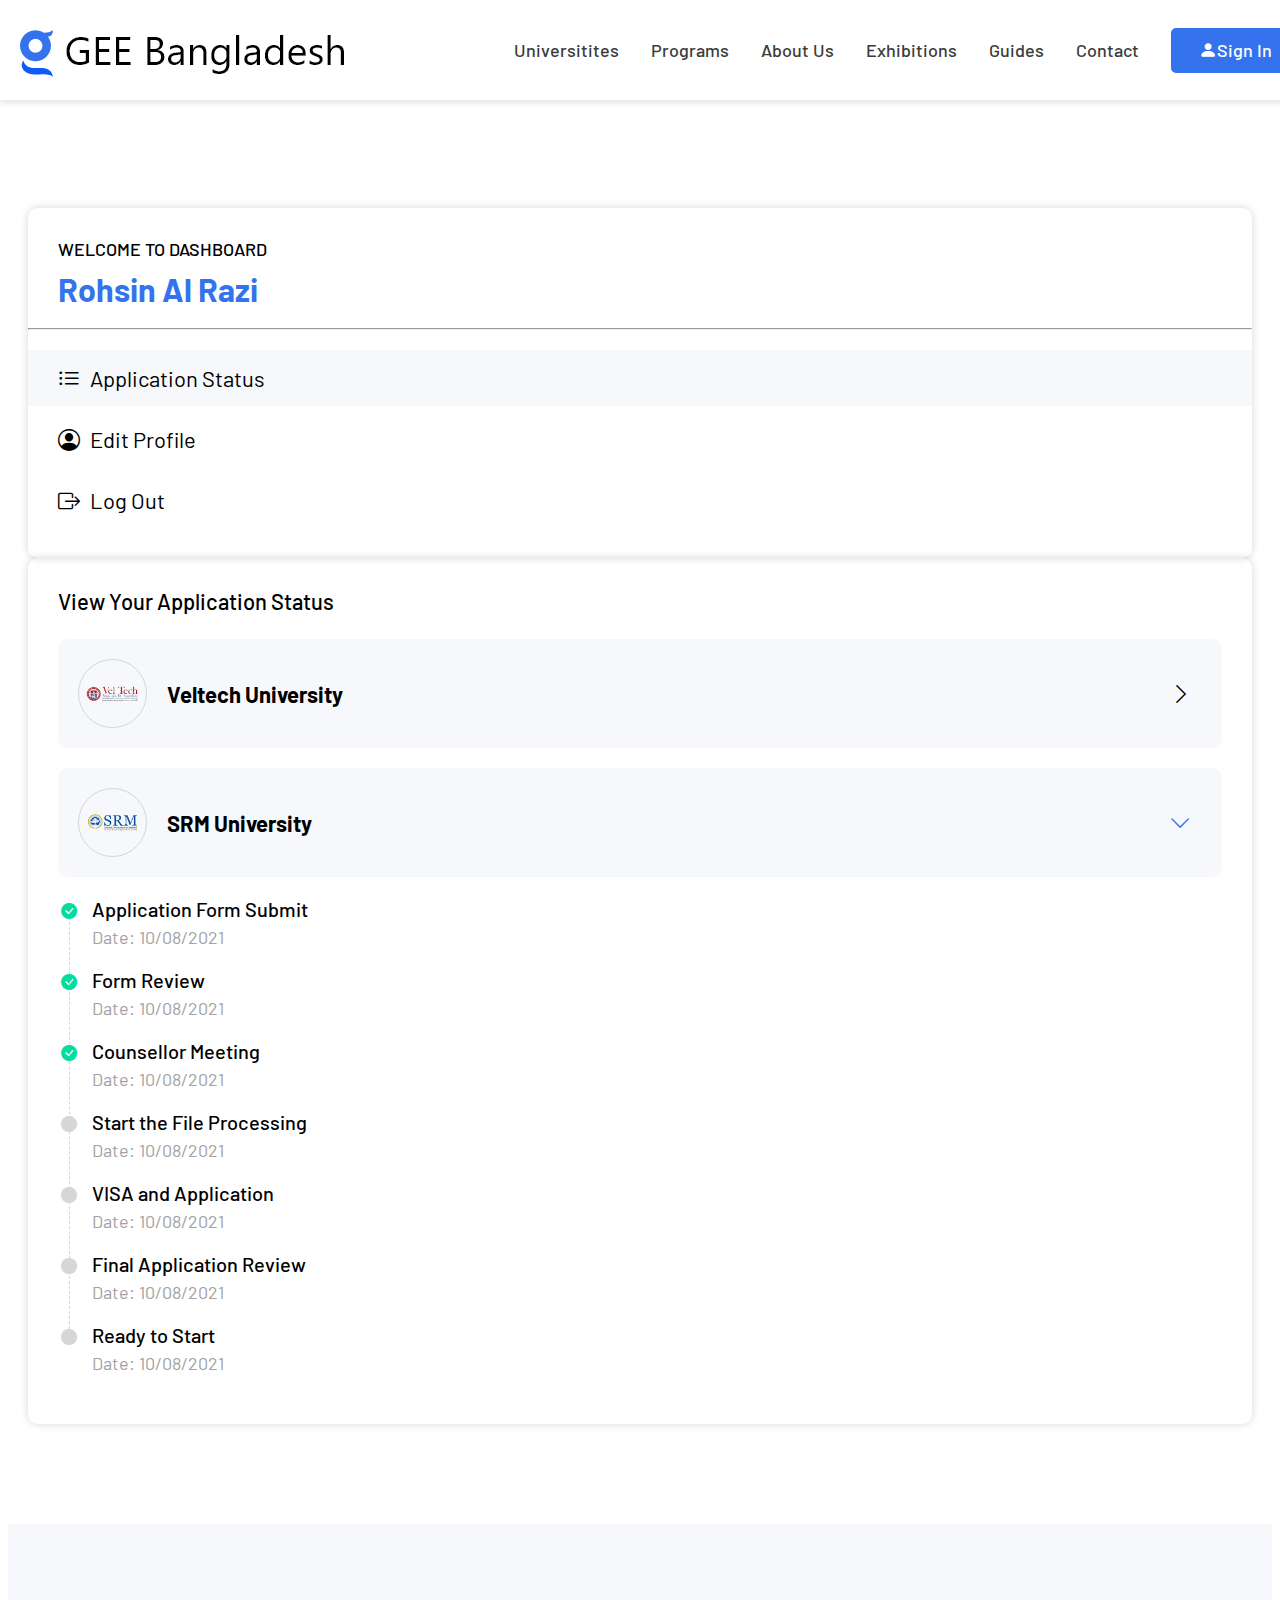
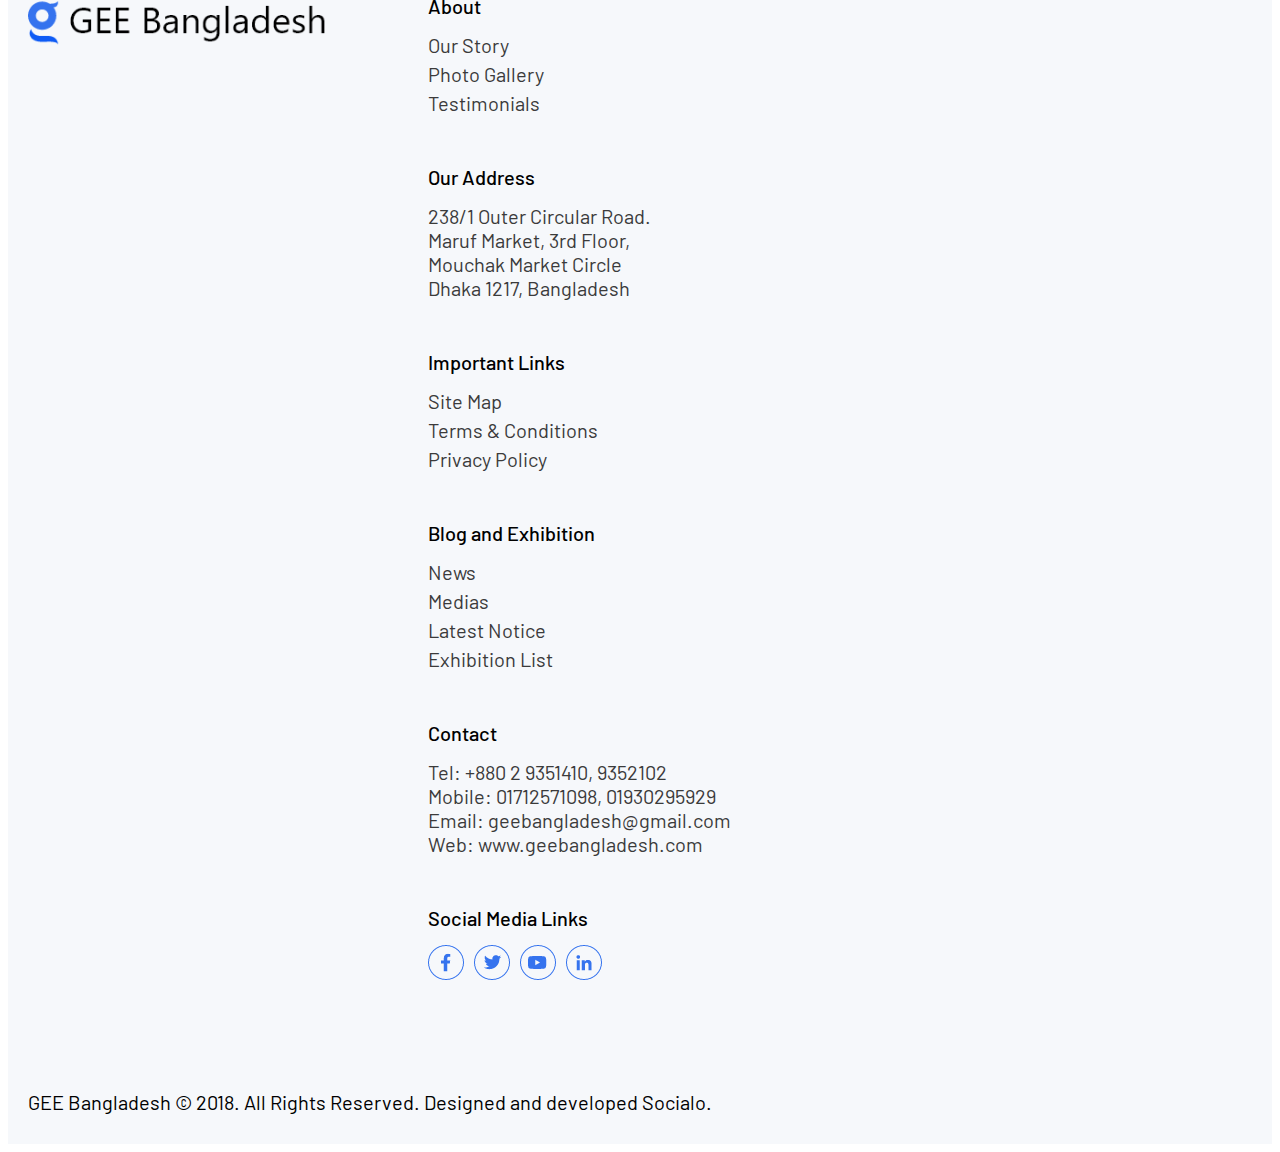
<file: db-status.html>
<!DOCTYPE html>
<html lang="en">
  <head>
    <meta charset="UTF-8" />
    <meta http-equiv="X-UA-Compatible" content="IE=edge" />
    <meta name="viewport" content="width=device-width, initial-scale=1.0" />
    <link rel="preconnect" href="https://fonts.googleapis.com" />
    <link rel="preconnect" href="https://fonts.gstatic.com" crossorigin />
    <!-- Google Font Integration -->
    <link
      href="https://fonts.googleapis.com/css2?family=Barlow:wght@400;500;600;700&display=swap"
      rel="stylesheet"
    />
    <!-- Bootstrap CSS -->
    <link
      href="https://cdn.jsdelivr.net/npm/bootstrap@5.1.3/dist/css/bootstrap.min.css"
      rel="stylesheet"
      integrity="sha384-1BmE4kWBq78iYhFldvKuhfTAU6auU8tT94WrHftjDbrCEXSU1oBoqyl2QvZ6jIW3"
      crossorigin="anonymous"
    />
    <!-- Bootstrap Icons -->
    <link
      rel="stylesheet"
      href="https://cdn.jsdelivr.net/npm/bootstrap-icons@1.7.2/font/bootstrap-icons.css"
    />
    <!-- Custom CSS -->
    <link rel="stylesheet" href="css/style.css" />
    <title>GEE Bangladesh</title>
  </head>
  <body>
    <header>
      <nav>
        <div class="custom-container main-nav">
          <div class="logo">
            <a href="#"><img src="img/logo.png" alt="" /></a>
          </div>
          <ul id="menu">
            <li><a href="#">Universitites</a></li>
            <li><a href="#">Programs</a></li>
            <li><a href="#">About Us</a></li>
            <li><a href="#">Exhibitions</a></li>
            <li><a href="#">Guides</a></li>
            <li><a href="#">Contact</a></li>
            <li>
              <a href="#" class="menu-btn"
                ><i class="bi bi-person-fill"></i> Sign In</a
              >
            </li>
          </ul>
          <div class="toggler">
            <i class="bi bi-list"></i>
          </div>
        </div>
      </nav>
    </header>
    <section class="custom-container dashboard">
      <div class="row">
        <div class="col-lg-4">
          <div class="db-menu db-box">
            <p>WELCOME TO DASHBOARD</p>
            <h2>Rohsin Al Razi</h2>
            <hr />
            <ul>
              <li class="db-list db-list-active">
                <i class="bi bi-list-ul"></i> Application Status
              </li>
              <li class="db-list">
                <i class="bi bi-person-circle"></i> Edit Profile
              </li>
              <li><i class="bi bi-box-arrow-right"></i> Log Out</li>
            </ul>
          </div>
        </div>
        <div class="col-lg-8">
          <div class="db-panel db-box">
            <div class="panel panel-active">
              <div class="panel-heading">
                <p>View Your Application Status</p>
              </div>
              <ul>
                <li class="panel-tab">
                  <div class="panel-tab-heading">
                    <div class="tab-img">
                      <img src="img/p2.png" alt="" />
                    </div>
                    <h2>Veltech University</h2>
                    <i class="bi bi-chevron-right"></i>
                  </div>
                  <div class="panel-tab-content">
                    <ul>
                      <li>
                        <i class="bi bi-check-circle-fill"></i>
                        <div class="db-date">
                          <p>Application Form Submit</p>
                          <span>Date: 10/08/2021</span>
                        </div>
                      </li>
                      <li>
                        <i class="bi bi-check-circle-fill"></i>
                        <div class="db-date">
                          <p>Form Review</p>
                          <span>Date: 10/08/2021</span>
                        </div>
                      </li>
                      <li>
                        <i class="bi bi-check-circle-fill"></i>
                        <div class="db-date">
                          <p>Counsellor Meeting</p>
                          <span>Date: 10/08/2021</span>
                        </div>
                      </li>
                      <li>
                        <i class="bi bi-circle-fill"></i>
                        <div class="db-date">
                          <p>Start the File Processing</p>
                          <span>Date: 10/08/2021</span>
                        </div>
                      </li>
                      <li>
                        <i class="bi bi-circle-fill"></i>
                        <div class="db-date">
                          <p>VISA and Application</p>
                          <span>Date: 10/08/2021</span>
                        </div>
                      </li>
                      <li>
                        <i class="bi bi-circle-fill"></i>
                        <div class="db-date">
                          <p>Final Application Review</p>
                          <span>Date: 10/08/2021</span>
                        </div>
                      </li>
                      <li>
                        <i class="bi bi-circle-fill"></i>
                        <div class="db-date">
                          <p>Ready to Start</p>
                          <span>Date: 10/08/2021</span>
                        </div>
                      </li>
                    </ul>
                  </div>
                </li>
                <li class="panel-tab">
                  <div class="panel-tab-heading panel-tab-heading-active">
                    <div class="tab-img">
                      <img src="img/p3.png" alt="" />
                    </div>
                    <h2>SRM University</h2>
                    <i class="bi bi-chevron-right"></i>
                  </div>
                  <div class="panel-tab-content panel-tab-content-active">
                    <ul>
                      <li>
                        <i class="bi bi-check-circle-fill"></i>
                        <div class="db-date">
                          <p>Application Form Submit</p>
                          <span>Date: 10/08/2021</span>
                        </div>
                      </li>
                      <li>
                        <i class="bi bi-check-circle-fill"></i>
                        <div class="db-date">
                          <p>Form Review</p>
                          <span>Date: 10/08/2021</span>
                        </div>
                      </li>
                      <li>
                        <i class="bi bi-check-circle-fill"></i>
                        <div class="db-date">
                          <p>Counsellor Meeting</p>
                          <span>Date: 10/08/2021</span>
                        </div>
                      </li>
                      <li>
                        <i class="bi bi-circle-fill"></i>
                        <div class="db-date">
                          <p>Start the File Processing</p>
                          <span>Date: 10/08/2021</span>
                        </div>
                      </li>
                      <li>
                        <i class="bi bi-circle-fill"></i>
                        <div class="db-date">
                          <p>VISA and Application</p>
                          <span>Date: 10/08/2021</span>
                        </div>
                      </li>
                      <li>
                        <i class="bi bi-circle-fill"></i>
                        <div class="db-date">
                          <p>Final Application Review</p>
                          <span>Date: 10/08/2021</span>
                        </div>
                      </li>
                      <li>
                        <i class="bi bi-circle-fill"></i>
                        <div class="db-date">
                          <p>Ready to Start</p>
                          <span>Date: 10/08/2021</span>
                        </div>
                      </li>
                    </ul>
                  </div>
                </li>
              </ul>
            </div>
            <div class="panel">
              <div class="panel-heading">
                <p>Edit Your Profile</p>
                <button class="o-btn edit-btn" id="edit-btn">Edit info</button>
                <div class="submit-btn">
                  <button class="o-btn" id="cancel-btn">Cancel</button>
                  <button class="b-btn" id="save-btn">Save</button>
                </div>
              </div>
              <div class="db-profile">
                <table>
                  <tbody>
                    <tr>
                      <td>First Name</td>
                      <td class="info-td">Rohsin Al Razi</td>
                      <td class="info-input">
                        <input type="text" class="t-input" />
                      </td>
                    </tr>
                    <tr>
                      <td>Last Name</td>
                      <td class="info-td">Al Razi</td>
                      <td class="info-input">
                        <input type="text" class="t-input" />
                      </td>
                    </tr>
                    <tr>
                      <td>Mobile Number</td>
                      <td class="info-td">0130 46 76 476</td>
                      <td class="info-input">
                        <input type="text" class="t-input" />
                      </td>
                    </tr>
                    <tr>
                      <td>Email</td>
                      <td class="info-td">socialo.tech@gmail.com</td>
                      <td class="info-input">
                        <input type="email" class="t-input" />
                      </td>
                    </tr>
                  </tbody>
                </table>
                <form action="" class="d-none" id="profile-form">
                  <input type="text" name="firstname" class="f-input" />
                  <input type="text" name="lastname" class="f-input" />
                  <input type="text" name="number" class="f-input" />
                  <input type="email" name="email" class="f-input" />
                </form>
              </div>
            </div>
          </div>
        </div>
      </div>
    </section>
    <footer class="custom-container">
      <div class="footer-content">
        <div class="logo">
          <img src="img/logo.png" alt="" />
        </div>
        <div class="row footer-menu">
          <div class="col-lg-3 col-md-6">
            <div class="footer-menu-box">
              <h2>About</h2>
              <ul>
                <li><a href="#">Our Story</a></li>
                <li><a href="#">Photo Gallery</a></li>
                <li><a href="#">Testimonials</a></li>
              </ul>
            </div>
          </div>
          <div class="col-lg-5 col-md-6">
            <div class="footer-menu-box">
              <h2>Our Address</h2>
              <p>
                238/1 Outer Circular Road. Maruf Market, 3rd Floor, Mouchak
                Market Circle Dhaka 1217, Bangladesh
              </p>
            </div>
          </div>
          <div class="col-lg-4 col-md-6">
            <div class="footer-menu-box">
              <h2>Important Links</h2>
              <ul>
                <li><a href="#">Site Map</a></li>
                <li><a href="#">Terms & Conditions</a></li>
                <li><a href="#">Privacy Policy</a></li>
              </ul>
            </div>
          </div>
          <div class="col-lg-3 col-md-6">
            <div class="footer-menu-box">
              <h2>Blog and Exhibition</h2>
              <ul>
                <li><a href="#">News</a></li>
                <li><a href="#">Medias</a></li>
                <li><a href="#">Latest Notice</a></li>
                <li><a href="#">Exhibition List</a></li>
              </ul>
            </div>
          </div>
          <div class="col-lg-5 col-md-6">
            <div class="footer-menu-box">
              <h2>Contact</h2>
              <p class="contact-para">
                Tel: +880 2 9351410, 9352102 <br />
                Mobile: 01712571098, 01930295929 <br />
                Email: geebangladesh@gmail.com <br />
                Web: www.geebangladesh.com
              </p>
            </div>
          </div>
          <div class="col-lg-4 col-md-6">
            <div class="footer-menu-box">
              <h2>Social Media Links</h2>
              <div class="social-logos">
                <a href="#"><img src="img/fb.png" alt="" /></a>
                <a href="#"><img src="img/tw.png" alt="" /></a>
                <a href="#"><img src="img/yt.png" alt="" /></a>
                <a href="#"><img src="img/linkedin.png" alt="" /></a>
              </div>
            </div>
          </div>
        </div>
      </div>
      <p class="copyright">
        GEE Bangladesh © 2018. All Rights Reserved. Designed and developed
        Socialo.
      </p>
    </footer>
    <!-- Bootstrap JavaScript -->
    <script
      src="https://cdn.jsdelivr.net/npm/bootstrap@5.1.3/dist/js/bootstrap.bundle.min.js"
      integrity="sha384-ka7Sk0Gln4gmtz2MlQnikT1wXgYsOg+OMhuP+IlRH9sENBO0LRn5q+8nbTov4+1p"
      crossorigin="anonymous"
    ></script>
    <script src="js/navbar.js"></script>
    <script src="js/dashboard.js"></script>
  </body>
</html>
</file>
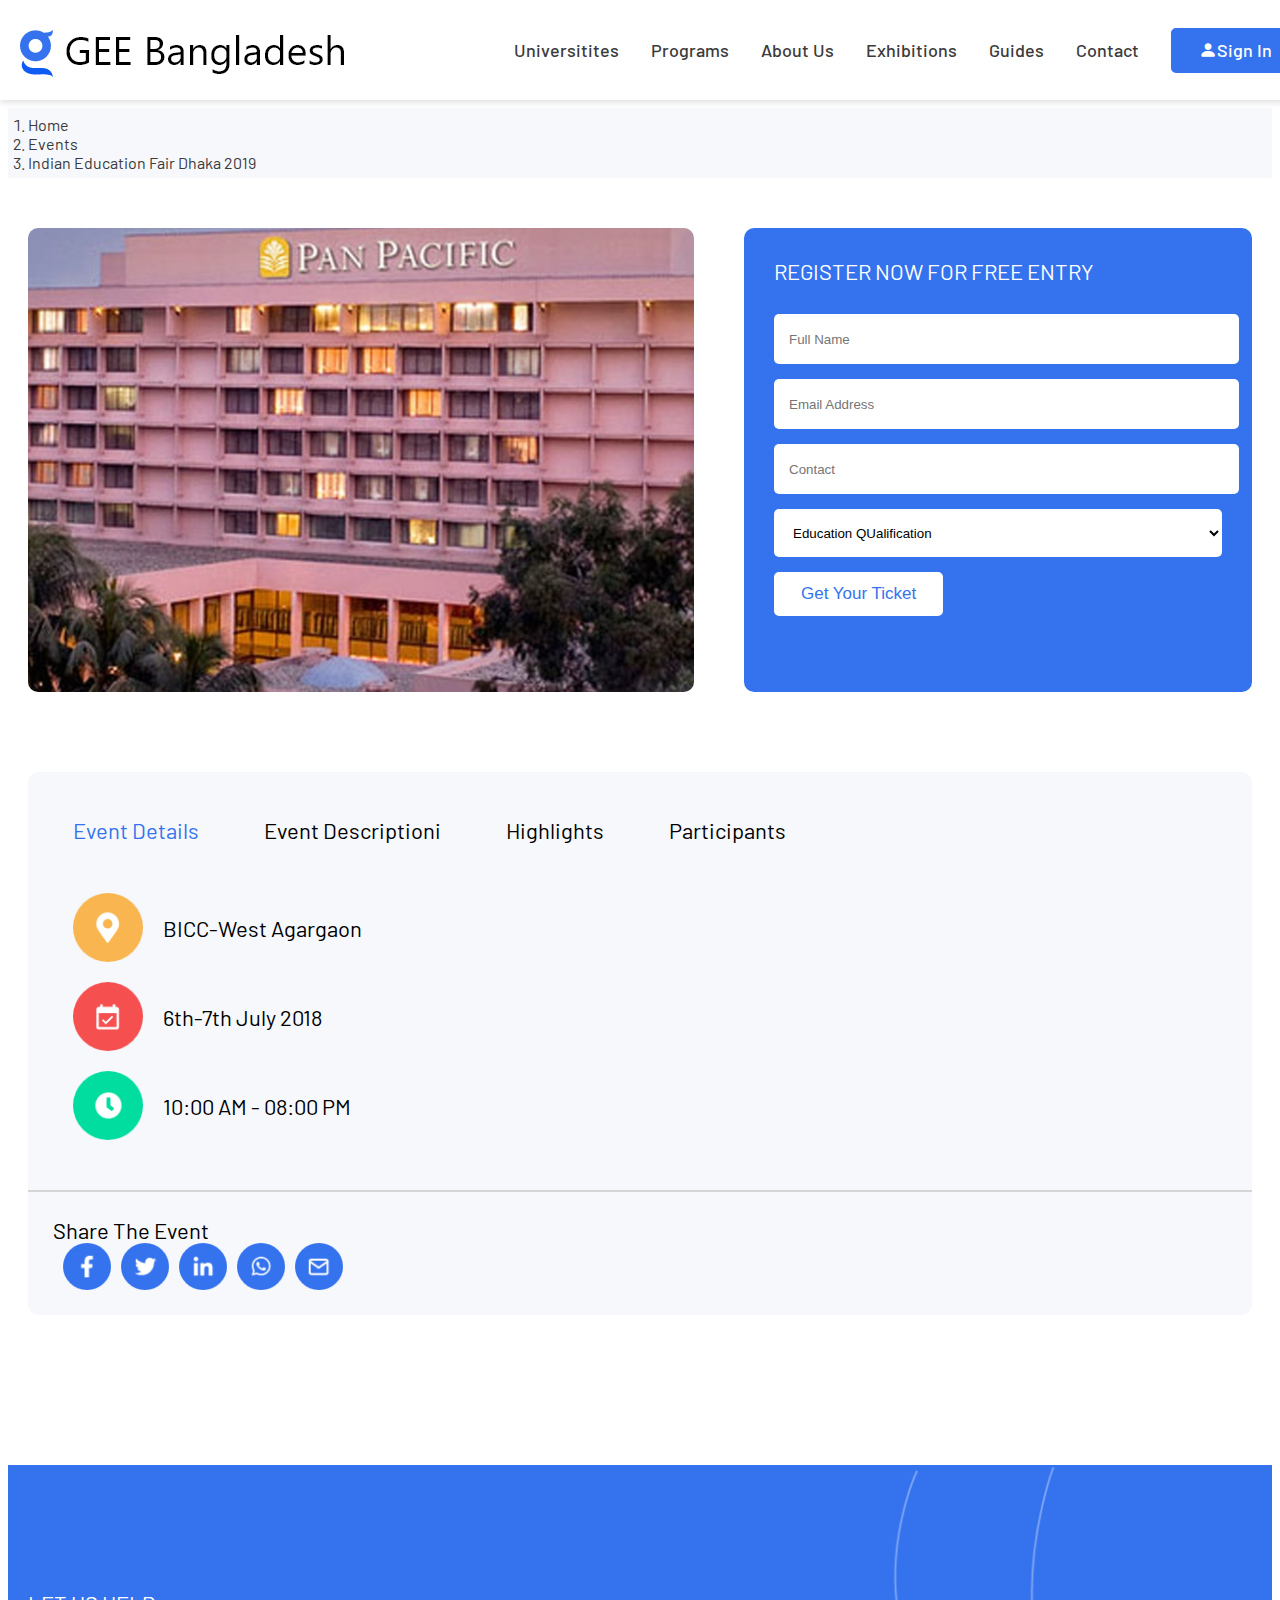
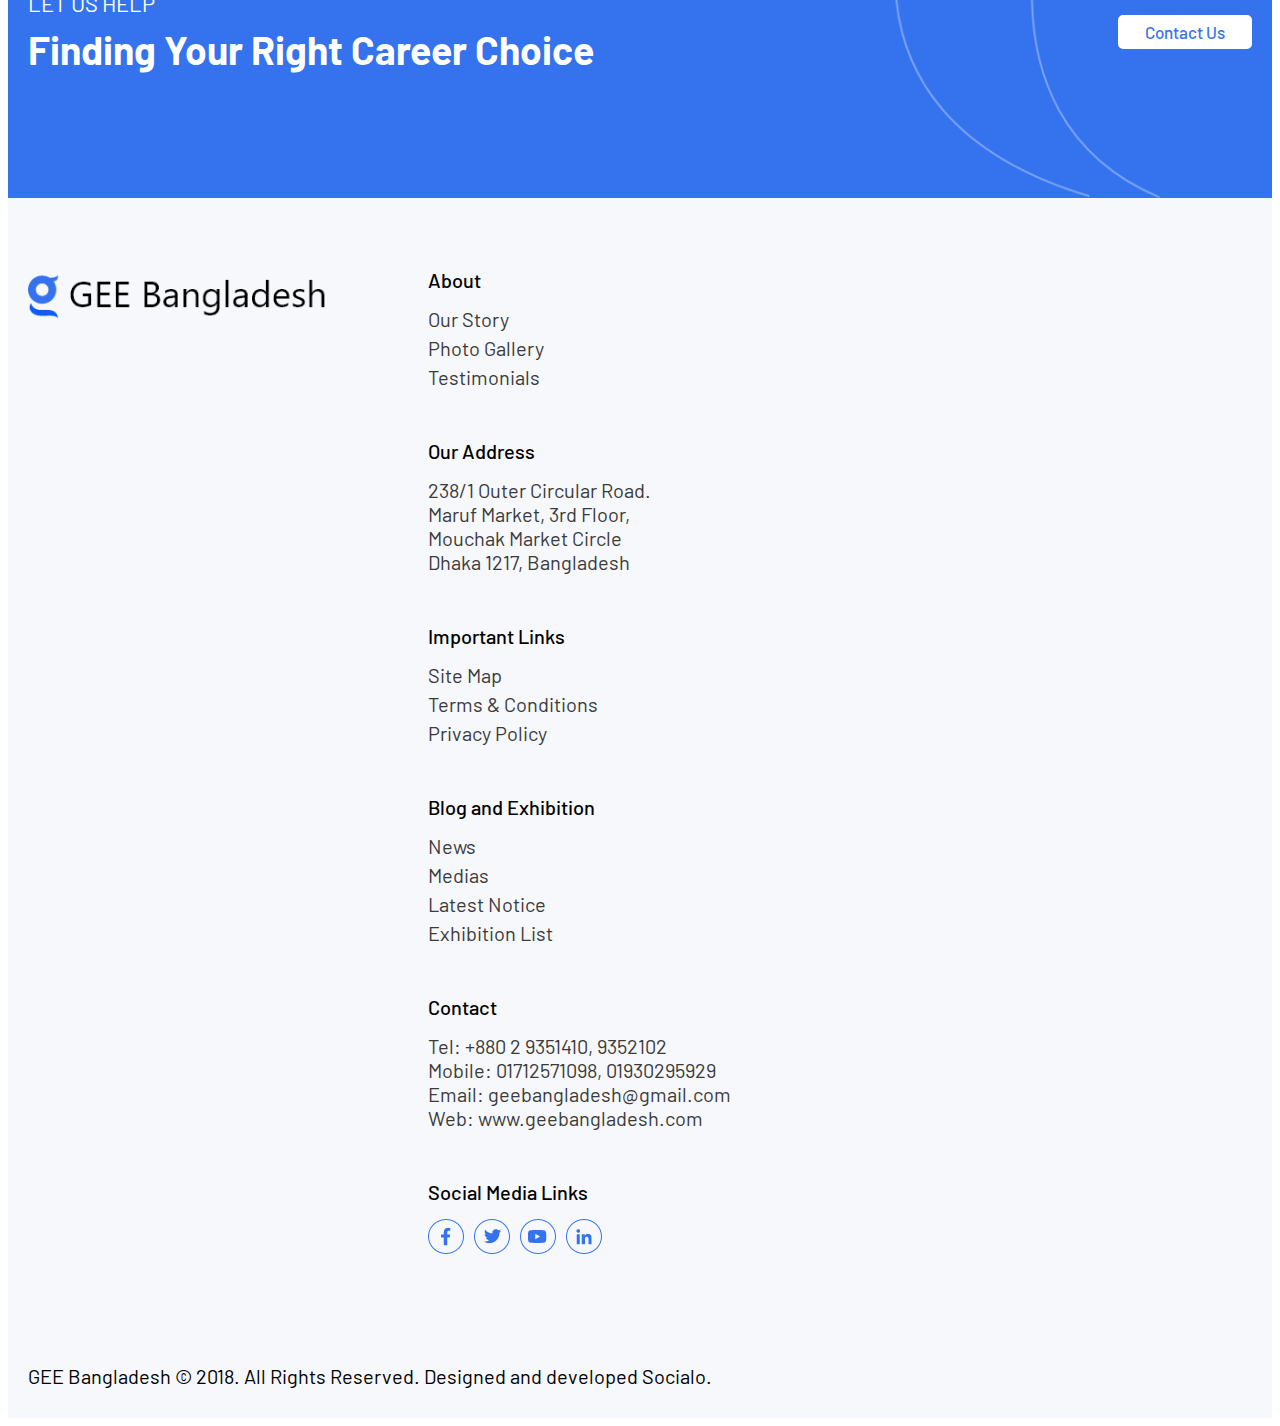
<file: ex_landing.html>
<!DOCTYPE html>
<html lang="en">
  <head>
    <meta charset="UTF-8" />
    <meta http-equiv="X-UA-Compatible" content="IE=edge" />
    <meta name="viewport" content="width=device-width, initial-scale=1.0" />
    <link rel="preconnect" href="https://fonts.googleapis.com" />
    <link rel="preconnect" href="https://fonts.gstatic.com" crossorigin />
    <!-- Google Font Integration -->
    <link
      href="https://fonts.googleapis.com/css2?family=Barlow:wght@400;500;600;700&display=swap"
      rel="stylesheet"
    />
    <!-- Bootstrap CSS -->
    <link
      href="https://cdn.jsdelivr.net/npm/bootstrap@5.1.3/dist/css/bootstrap.min.css"
      rel="stylesheet"
      integrity="sha384-1BmE4kWBq78iYhFldvKuhfTAU6auU8tT94WrHftjDbrCEXSU1oBoqyl2QvZ6jIW3"
      crossorigin="anonymous"
    />
    <!-- Bootstrap Icons -->
    <link
      rel="stylesheet"
      href="https://cdn.jsdelivr.net/npm/bootstrap-icons@1.7.2/font/bootstrap-icons.css"
    />
    <!-- Custom CSS -->
    <link rel="stylesheet" href="css/style.css" />
    <title>GEE Bangladesh</title>
  </head>
  <body>
    <header>
      <nav>
        <div class="custom-container main-nav">
          <div class="logo">
            <a href="#"><img src="img/logo.png" alt="" /></a>
          </div>
          <ul id="menu">
            <li><a href="#">Universitites</a></li>
            <li><a href="#">Programs</a></li>
            <li><a href="#">About Us</a></li>
            <li><a href="#">Exhibitions</a></li>
            <li><a href="#">Guides</a></li>
            <li><a href="#">Contact</a></li>
            <li>
              <a href="#" class="menu-btn"
                ><i class="bi bi-person-fill"></i> Sign In</a
              >
            </li>
          </ul>
          <div class="toggler">
            <i class="bi bi-list"></i>
          </div>
        </div>
      </nav>
    </header>
    <section class="v-landing-banner">
      <div class="banner-header ex-landing-header custom-container">
        <nav aria-label="breadcrumb">
          <ol class="breadcrumb">
            <li class="breadcrumb-item"><a href="#">Home</a></li>
            <li class="breadcrumb-item"><a href="#">Events</a></li>
            <li class="breadcrumb-item active" aria-current="page">
              Indian Education Fair Dhaka 2019
            </li>
          </ol>
        </nav>
      </div>
      <div class="ex-body custom-container">
        <div class="ex-img">
          <img src="img/ex.png" alt="" />
        </div>
        <div class="ex-form">
          <h2>REGISTER NOW FOR FREE ENTRY</h2>
          <form action="">
            <input type="text" placeholder="Full Name" />
            <input type="email" placeholder="Email Address" />
            <input type="text" placeholder="Contact" />
            <select name="" id="">
              <option value="">Education QUalification</option>
              <option value="">SSC</option>
              <option value="">HSC</option>
              <option value="">BSC</option>
            </select>
            <button type="submit" class="w-btn">Get Your Ticket</button>
          </form>
        </div>
      </div>
    </section>
    <section class="ex-tab custom-container">
      <div class="ex-tab-wrapper">
        <ul class="ex-tab-header">
          <li class="tab-active">Event Details</li>
          <li>Event Descriptioni</li>
          <li>Highlights</li>
          <li>Participants</li>
        </ul>
        <div class="ex-tab-body ex-tab-active">
          <ul>
            <li><img src="img/location.png" alt="" /> BICC-West Agargaon</li>
            <li><img src="img/calendar.png" alt="" /> 6th-7th July 2018</li>
            <li><img src="img/time.png" alt="" />10:00 AM - 08:00 PM</li>
          </ul>
        </div>
        <div class="ex-tab-body">
          <p>
            2 The 2nd Edition of Indian Education Fair Dhaka 2019, organized by
            GEE Bangladesh and SS Exhibition & Media Pvt Ltd will be held at
            Hotel Pan Pacific Sonargaon, Dhaka on 5th and 6th July 2019. The
            fair is supported by the High Commission of India in Bangladesh and
            Approved by the University Grants Commission (UGC), Bangladesh and
            the Ministry of Education, Bangladesh. Around 45 Indian education
            institutions is expected to participate in the fair. The fair will
            be a great opportunity for Bangladeshi students and parents to meet
            and discuss with officers from different Indian schools, colleges,
            and universities directly from a single place.
          </p>
        </div>
        <div class="ex-tab-body">
          <p>
            3 The 2nd Edition of Indian Education Fair Dhaka 2019, organized by
            GEE Bangladesh and SS Exhibition & Media Pvt Ltd will be held at
            Hotel Pan Pacific Sonargaon, Dhaka on 5th and 6th July 2019. The
            fair is supported by the High Commission of India in Bangladesh and
            Approved by the University Grants Commission (UGC), Bangladesh and
            the Ministry of Education, Bangladesh. Around 45 Indian education
            institutions is expected to participate in the fair. The fair will
            be a great opportunity for Bangladeshi students and parents to meet
            and discuss with officers from different Indian schools, colleges,
            and universities directly from a single place.
          </p>
        </div>
        <div class="ex-tab-body">
          <p>
            4 The 2nd Edition of Indian Education Fair Dhaka 2019, organized by
            GEE Bangladesh and SS Exhibition & Media Pvt Ltd will be held at
            Hotel Pan Pacific Sonargaon, Dhaka on 5th and 6th July 2019. The
            fair is supported by the High Commission of India in Bangladesh and
            Approved by the University Grants Commission (UGC), Bangladesh and
            the Ministry of Education, Bangladesh. Around 45 Indian education
            institutions is expected to participate in the fair. The fair will
            be a great opportunity for Bangladeshi students and parents to meet
            and discuss with officers from different Indian schools, colleges,
            and universities directly from a single place.
          </p>
        </div>
        <div class="ex-line"></div>
        <div class="ex-share d-flex justify-content-end">
          <p>Share The Event</p>
          <div>
            <a href="#"><img src="img/fb-fill.png" alt="" /></a>
            <a href="#"><img src="img/tw-fill.png" alt="" /></a
            ><a href="#"><img src="img/link-fill.png" alt="" /></a
            ><a href="#"><img src="img/wa.png" alt="" /></a
            ><a href="#"><img src="img/mail.png" alt="" /></a>
          </div>
        </div>
      </div>
    </section>
    <section class="main-cta custom-container">
      <img src="img/main-cta.png" alt="" />
      <div class="cta-text">
        <p>LET US HELP</p>
        <h2>Finding Your Right Career Choice</h2>
      </div>
      <a href="#" class="w-btn">Contact Us</a>
    </section>
    <footer class="custom-container">
      <div class="footer-content">
        <div class="logo">
          <img src="img/logo.png" alt="" />
        </div>
        <div class="row footer-menu">
          <div class="col-lg-3 col-md-6">
            <div class="footer-menu-box">
              <h2>About</h2>
              <ul>
                <li><a href="#">Our Story</a></li>
                <li><a href="#">Photo Gallery</a></li>
                <li><a href="#">Testimonials</a></li>
              </ul>
            </div>
          </div>
          <div class="col-lg-5 col-md-6">
            <div class="footer-menu-box">
              <h2>Our Address</h2>
              <p>
                238/1 Outer Circular Road. Maruf Market, 3rd Floor, Mouchak
                Market Circle Dhaka 1217, Bangladesh
              </p>
            </div>
          </div>
          <div class="col-lg-4 col-md-6">
            <div class="footer-menu-box">
              <h2>Important Links</h2>
              <ul>
                <li><a href="#">Site Map</a></li>
                <li><a href="#">Terms & Conditions</a></li>
                <li><a href="#">Privacy Policy</a></li>
              </ul>
            </div>
          </div>
          <div class="col-lg-3 col-md-6">
            <div class="footer-menu-box">
              <h2>Blog and Exhibition</h2>
              <ul>
                <li><a href="#">News</a></li>
                <li><a href="#">Medias</a></li>
                <li><a href="#">Latest Notice</a></li>
                <li><a href="#">Exhibition List</a></li>
              </ul>
            </div>
          </div>
          <div class="col-lg-5 col-md-6">
            <div class="footer-menu-box">
              <h2>Contact</h2>
              <p class="contact-para">
                Tel: +880 2 9351410, 9352102 <br />
                Mobile: 01712571098, 01930295929 <br />
                Email: geebangladesh@gmail.com <br />
                Web: www.geebangladesh.com
              </p>
            </div>
          </div>
          <div class="col-lg-4 col-md-6">
            <div class="footer-menu-box">
              <h2>Social Media Links</h2>
              <div class="social-logos">
                <a href="#"><img src="img/fb.png" alt="" /></a>
                <a href="#"><img src="img/tw.png" alt="" /></a>
                <a href="#"><img src="img/yt.png" alt="" /></a>
                <a href="#"><img src="img/linkedin.png" alt="" /></a>
              </div>
            </div>
          </div>
        </div>
      </div>
      <p class="copyright">
        GEE Bangladesh © 2018. All Rights Reserved. Designed and developed
        Socialo.
      </p>
    </footer>
    <!-- Bootstrap JavaScript -->
    <script
      src="https://cdn.jsdelivr.net/npm/bootstrap@5.1.3/dist/js/bootstrap.bundle.min.js"
      integrity="sha384-ka7Sk0Gln4gmtz2MlQnikT1wXgYsOg+OMhuP+IlRH9sENBO0LRn5q+8nbTov4+1p"
      crossorigin="anonymous"
    ></script>
    <script src="js/navbar.js"></script>
    <script src="js/custom.js"></script>
  </body>
</html>
</file>
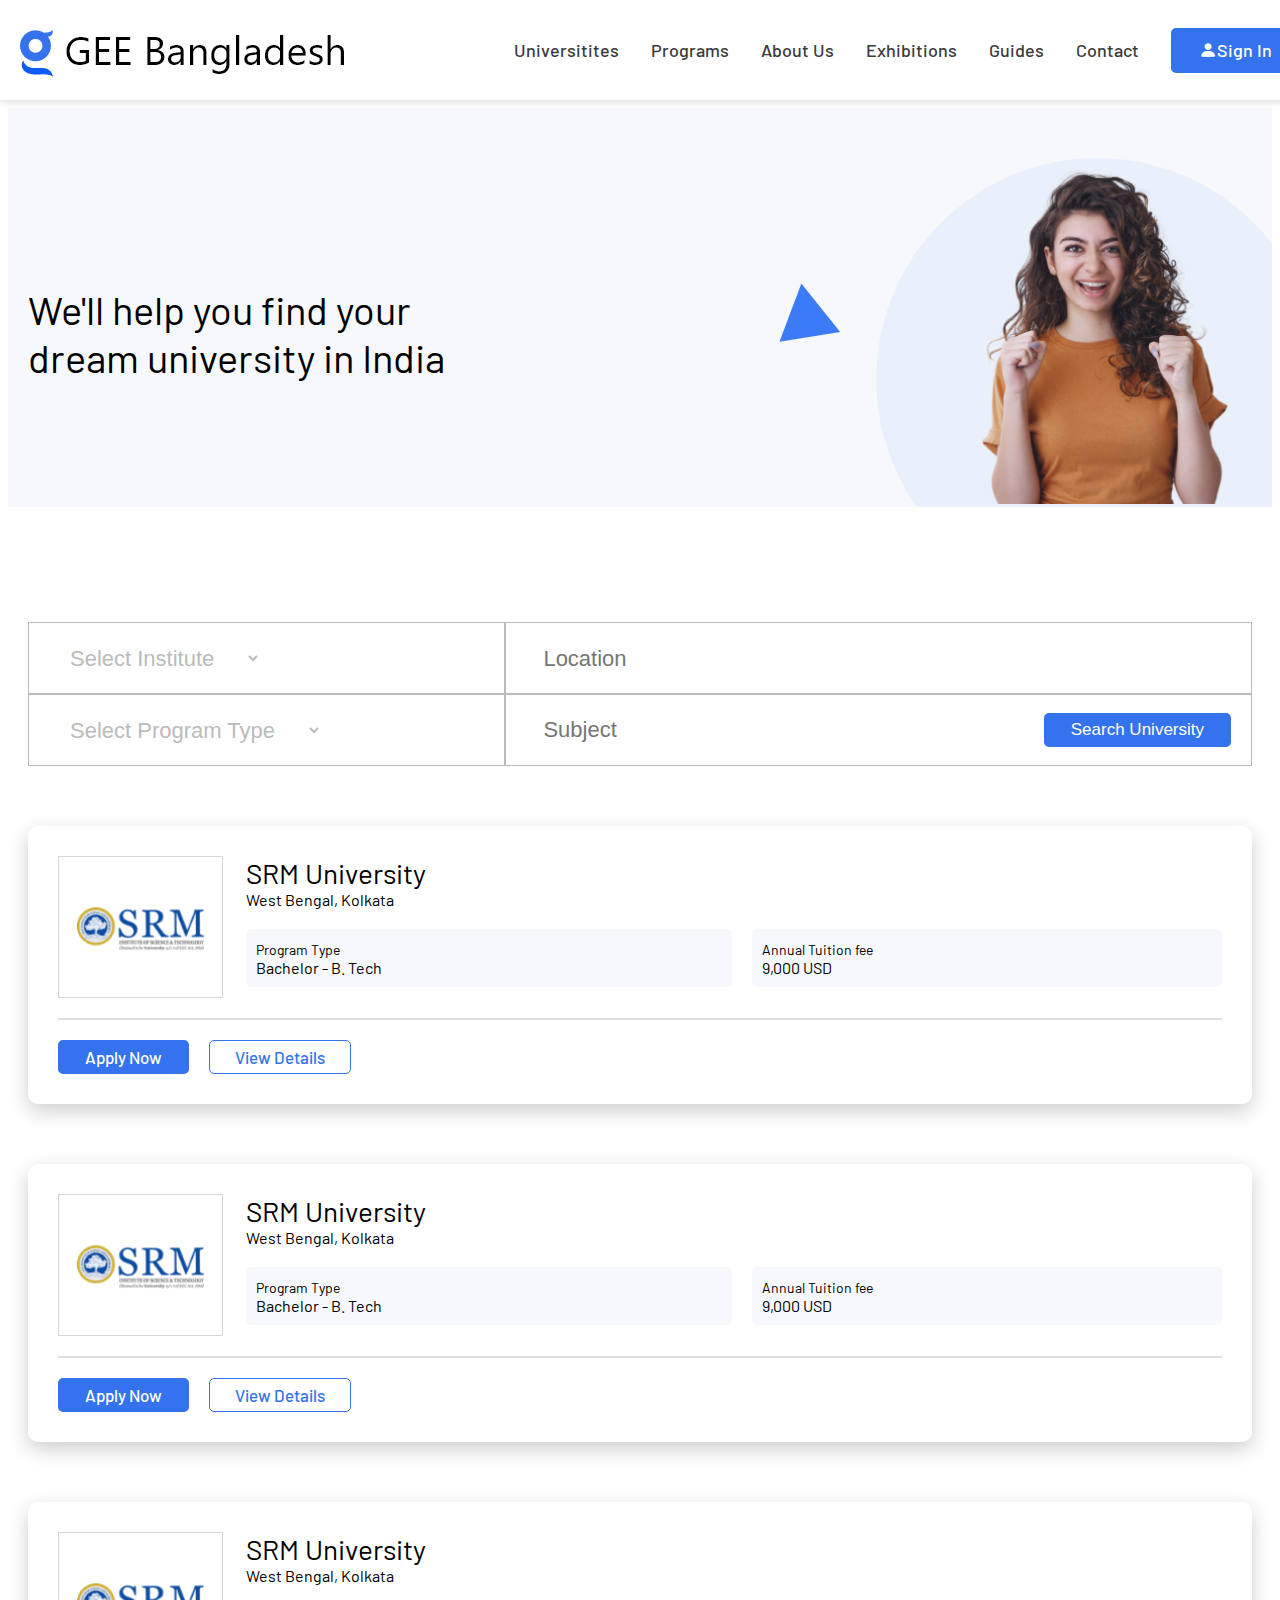
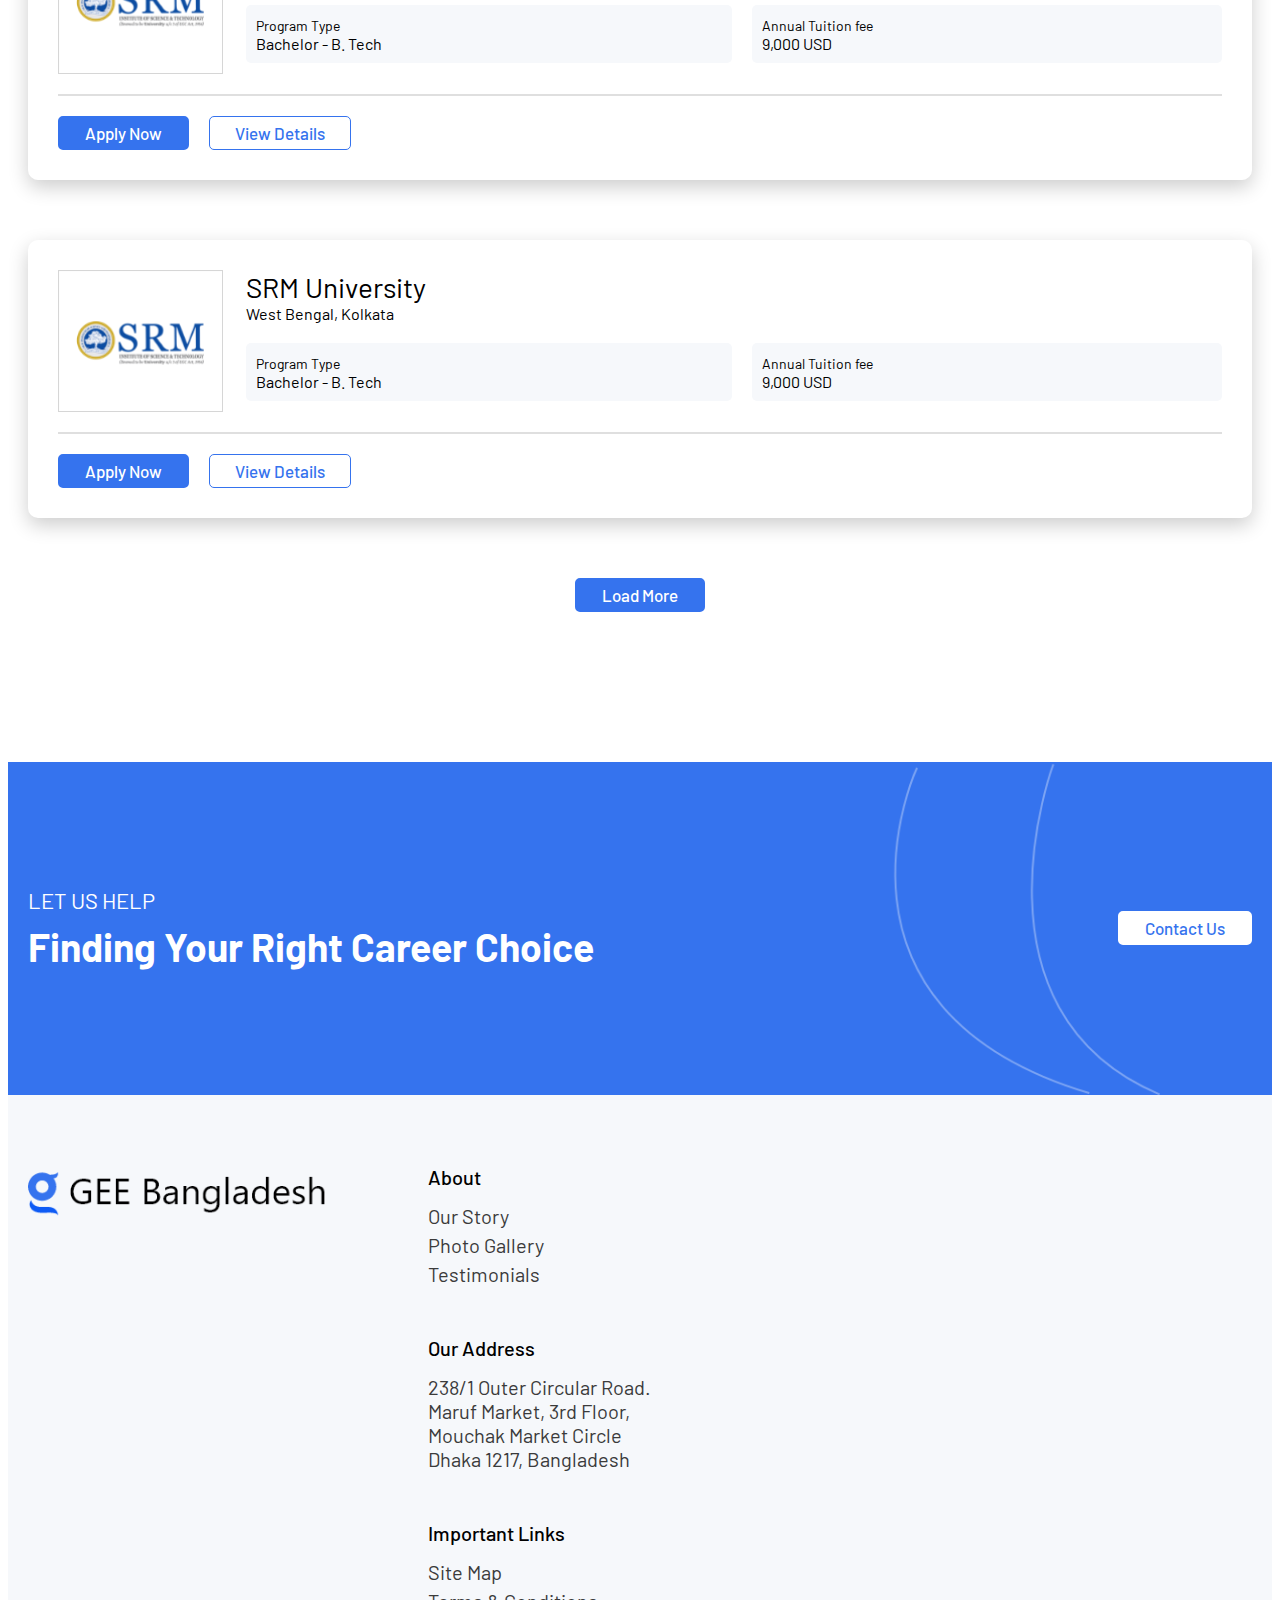
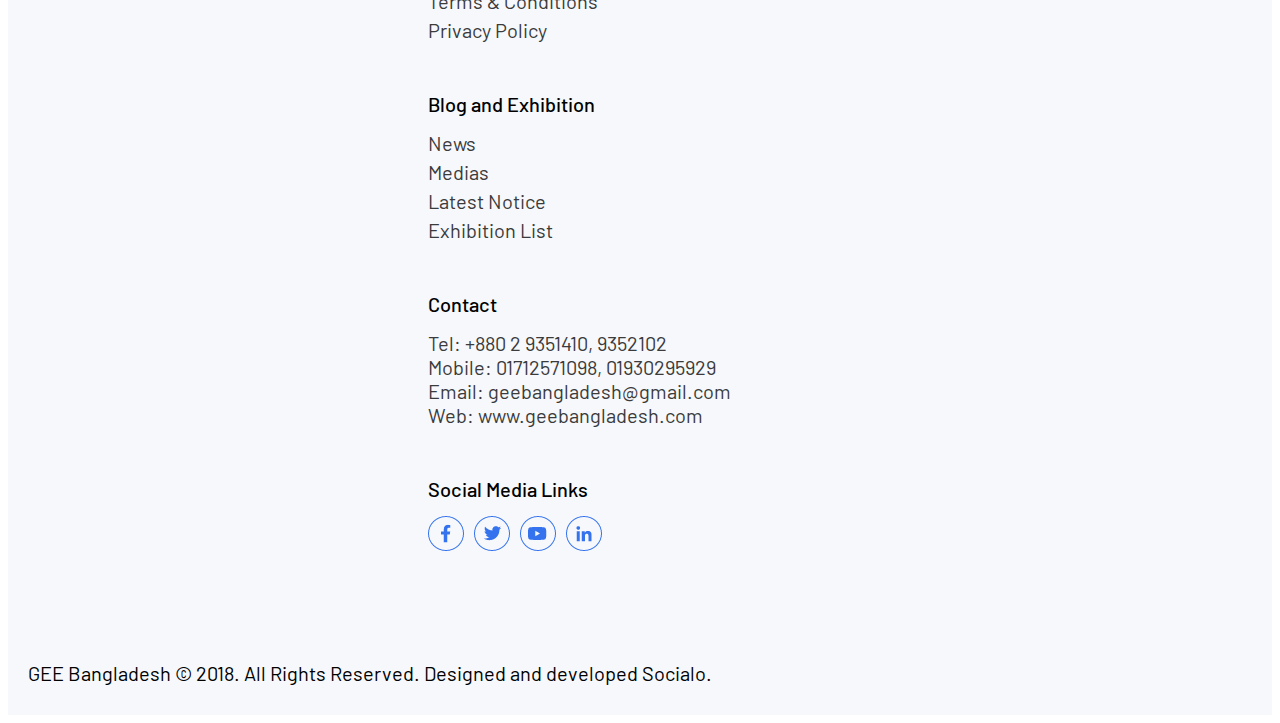
<file: search_program.html>
<!DOCTYPE html>
<html lang="en">
  <head>
    <meta charset="UTF-8" />
    <meta http-equiv="X-UA-Compatible" content="IE=edge" />
    <meta name="viewport" content="width=device-width, initial-scale=1.0" />
    <link rel="preconnect" href="https://fonts.googleapis.com" />
    <link rel="preconnect" href="https://fonts.gstatic.com" crossorigin />
    <!-- Google Font Integration -->
    <link
      href="https://fonts.googleapis.com/css2?family=Barlow:wght@400;500;600;700&display=swap"
      rel="stylesheet"
    />
    <!-- Bootstrap CSS -->
    <link
      href="https://cdn.jsdelivr.net/npm/bootstrap@5.1.3/dist/css/bootstrap.min.css"
      rel="stylesheet"
      integrity="sha384-1BmE4kWBq78iYhFldvKuhfTAU6auU8tT94WrHftjDbrCEXSU1oBoqyl2QvZ6jIW3"
      crossorigin="anonymous"
    />
    <!-- Bootstrap Icons -->
    <link
      rel="stylesheet"
      href="https://cdn.jsdelivr.net/npm/bootstrap-icons@1.7.2/font/bootstrap-icons.css"
    />
    <!-- Custom CSS -->
    <link rel="stylesheet" href="css/style.css" />
    <title>GEE Bangladesh</title>
  </head>
  <body>
    <header>
      <nav>
        <div class="custom-container main-nav">
          <div class="logo">
            <a href="#"><img src="img/logo.png" alt="" /></a>
          </div>
          <ul id="menu">
            <li><a href="#">Universitites</a></li>
            <li><a href="#">Programs</a></li>
            <li><a href="#">About Us</a></li>
            <li><a href="#">Exhibitions</a></li>
            <li><a href="#">Guides</a></li>
            <li><a href="#">Contact</a></li>
            <li>
              <a href="#" class="menu-btn"
                ><i class="bi bi-person-fill"></i> Sign In</a
              >
            </li>
          </ul>
          <div class="toggler">
            <i class="bi bi-list"></i>
          </div>
        </div>
      </nav>
    </header>
    <section class="custom-container search-banner-wrapper">
      <div class="search-banner">
        <h2>We'll help you find your dream university in India</h2>
        <div class="search-banner-img">
          <img class="main-img" src="img/girl.png" alt="" />
          <img class="bg-img" src="img/girl-bg.png" alt="" />
        </div>
      </div>
    </section>
    <section class="common-section custom-container">
      <div class="search-tab">
        <div class="institute tab-input">
          <select name="institute" id="">
            <option value="">Select Institute</option>
            <option value="abcd">ABCD</option>
            <option value="abcd">ABCD</option>
            <option value="abcd">ABCD</option>
          </select>
        </div>
        <div class="tab-input">
          <input type="text" placeholder="Location" />
        </div>
        <div class="tab-input">
          <select name="" id="">
            <option value="">Select Program Type</option>
            <option value="">ABCD</option>
            <option value="">ABCD</option>
            <option value="">ABCD</option>
          </select>
        </div>
        <div class="tab-input subject">
          <input type="text" placeholder="Subject" />
          <button class="b-btn">Search University</button>
        </div>
      </div>
    </section>
    <section class="custom-container">
      <div class="row">
        <div class="col-lg-6">
          <div class="varsity-list">
            <div class="varsity-details">
              <img src="img/srm.png" alt="" />
              <div class="varsity-content">
                <h2>SRM University</h2>
                <p class="v-address">West Bengal, Kolkata</p>
                <div class="type-fees">
                  <div class="tf-box">
                    <span>Program Type</span>
                    <p>Bachelor - B. Tech</p>
                  </div>
                  <div class="tf-box">
                    <span>Annual Tuition fee</span>
                    <p>9,000 USD</p>
                  </div>
                </div>
              </div>
            </div>
            <div class="v-line"></div>
            <div class="v-btns">
              <a href="#" class="b-btn">Apply Now</a>
              <a href="#" class="w-btn">View Details</a>
            </div>
          </div>
        </div>
        <div class="col-lg-6">
          <div class="varsity-list">
            <div class="varsity-details">
              <img src="img/srm.png" alt="" />
              <div class="varsity-content">
                <h2>SRM University</h2>
                <p class="v-address">West Bengal, Kolkata</p>
                <div class="type-fees">
                  <div class="tf-box">
                    <span>Program Type</span>
                    <p>Bachelor - B. Tech</p>
                  </div>
                  <div class="tf-box">
                    <span>Annual Tuition fee</span>
                    <p>9,000 USD</p>
                  </div>
                </div>
              </div>
            </div>
            <div class="v-line"></div>
            <div class="v-btns">
              <a href="#" class="b-btn">Apply Now</a>
              <a href="#" class="w-btn">View Details</a>
            </div>
          </div>
        </div>
        <div class="col-lg-6">
          <div class="varsity-list">
            <div class="varsity-details">
              <img src="img/srm.png" alt="" />
              <div class="varsity-content">
                <h2>SRM University</h2>
                <p class="v-address">West Bengal, Kolkata</p>
                <div class="type-fees">
                  <div class="tf-box">
                    <span>Program Type</span>
                    <p>Bachelor - B. Tech</p>
                  </div>
                  <div class="tf-box">
                    <span>Annual Tuition fee</span>
                    <p>9,000 USD</p>
                  </div>
                </div>
              </div>
            </div>
            <div class="v-line"></div>
            <div class="v-btns">
              <a href="#" class="b-btn">Apply Now</a>
              <a href="#" class="w-btn">View Details</a>
            </div>
          </div>
        </div>
        <div class="col-lg-6">
          <div class="varsity-list">
            <div class="varsity-details">
              <img src="img/srm.png" alt="" />
              <div class="varsity-content">
                <h2>SRM University</h2>
                <p class="v-address">West Bengal, Kolkata</p>
                <div class="type-fees">
                  <div class="tf-box">
                    <span>Program Type</span>
                    <p>Bachelor - B. Tech</p>
                  </div>
                  <div class="tf-box">
                    <span>Annual Tuition fee</span>
                    <p>9,000 USD</p>
                  </div>
                </div>
              </div>
            </div>
            <div class="v-line"></div>
            <div class="v-btns">
              <a href="#" class="b-btn">Apply Now</a>
              <a href="#" class="w-btn">View Details</a>
            </div>
          </div>
        </div>
      </div>
      <div class="middle-btn">
        <a href="#" class="b-btn">Load More</a>
      </div>
    </section>
    <section class="main-cta custom-container">
      <img src="img/main-cta.png" alt="" />
      <div class="cta-text">
        <p>LET US HELP</p>
        <h2>Finding Your Right Career Choice</h2>
      </div>
      <a href="#" class="w-btn">Contact Us</a>
    </section>
    <footer class="custom-container">
      <div class="footer-content">
        <div class="logo">
          <img src="img/logo.png" alt="" />
        </div>
        <div class="row footer-menu">
          <div class="col-lg-3 col-md-6">
            <div class="footer-menu-box">
              <h2>About</h2>
              <ul>
                <li><a href="#">Our Story</a></li>
                <li><a href="#">Photo Gallery</a></li>
                <li><a href="#">Testimonials</a></li>
              </ul>
            </div>
          </div>
          <div class="col-lg-5 col-md-6">
            <div class="footer-menu-box">
              <h2>Our Address</h2>
              <p>
                238/1 Outer Circular Road. Maruf Market, 3rd Floor, Mouchak
                Market Circle Dhaka 1217, Bangladesh
              </p>
            </div>
          </div>
          <div class="col-lg-4 col-md-6">
            <div class="footer-menu-box">
              <h2>Important Links</h2>
              <ul>
                <li><a href="#">Site Map</a></li>
                <li><a href="#">Terms & Conditions</a></li>
                <li><a href="#">Privacy Policy</a></li>
              </ul>
            </div>
          </div>
          <div class="col-lg-3 col-md-6">
            <div class="footer-menu-box">
              <h2>Blog and Exhibition</h2>
              <ul>
                <li><a href="#">News</a></li>
                <li><a href="#">Medias</a></li>
                <li><a href="#">Latest Notice</a></li>
                <li><a href="#">Exhibition List</a></li>
              </ul>
            </div>
          </div>
          <div class="col-lg-5 col-md-6">
            <div class="footer-menu-box">
              <h2>Contact</h2>
              <p class="contact-para">
                Tel: +880 2 9351410, 9352102 <br />
                Mobile: 01712571098, 01930295929 <br />
                Email: geebangladesh@gmail.com <br />
                Web: www.geebangladesh.com
              </p>
            </div>
          </div>
          <div class="col-lg-4 col-md-6">
            <div class="footer-menu-box">
              <h2>Social Media Links</h2>
              <div class="social-logos">
                <a href="#"><img src="img/fb.png" alt="" /></a>
                <a href="#"><img src="img/tw.png" alt="" /></a>
                <a href="#"><img src="img/yt.png" alt="" /></a>
                <a href="#"><img src="img/linkedin.png" alt="" /></a>
              </div>
            </div>
          </div>
        </div>
      </div>
      <p class="copyright">
        GEE Bangladesh © 2018. All Rights Reserved. Designed and developed
        Socialo.
      </p>
    </footer>
    <!-- Bootstrap JavaScript -->
    <script
      src="https://cdn.jsdelivr.net/npm/bootstrap@5.1.3/dist/js/bootstrap.bundle.min.js"
      integrity="sha384-ka7Sk0Gln4gmtz2MlQnikT1wXgYsOg+OMhuP+IlRH9sENBO0LRn5q+8nbTov4+1p"
      crossorigin="anonymous"
    ></script>
    <script src="js/navbar.js"></script>
    <script src="js/custom.js"></script>
  </body>
</html>
</file>
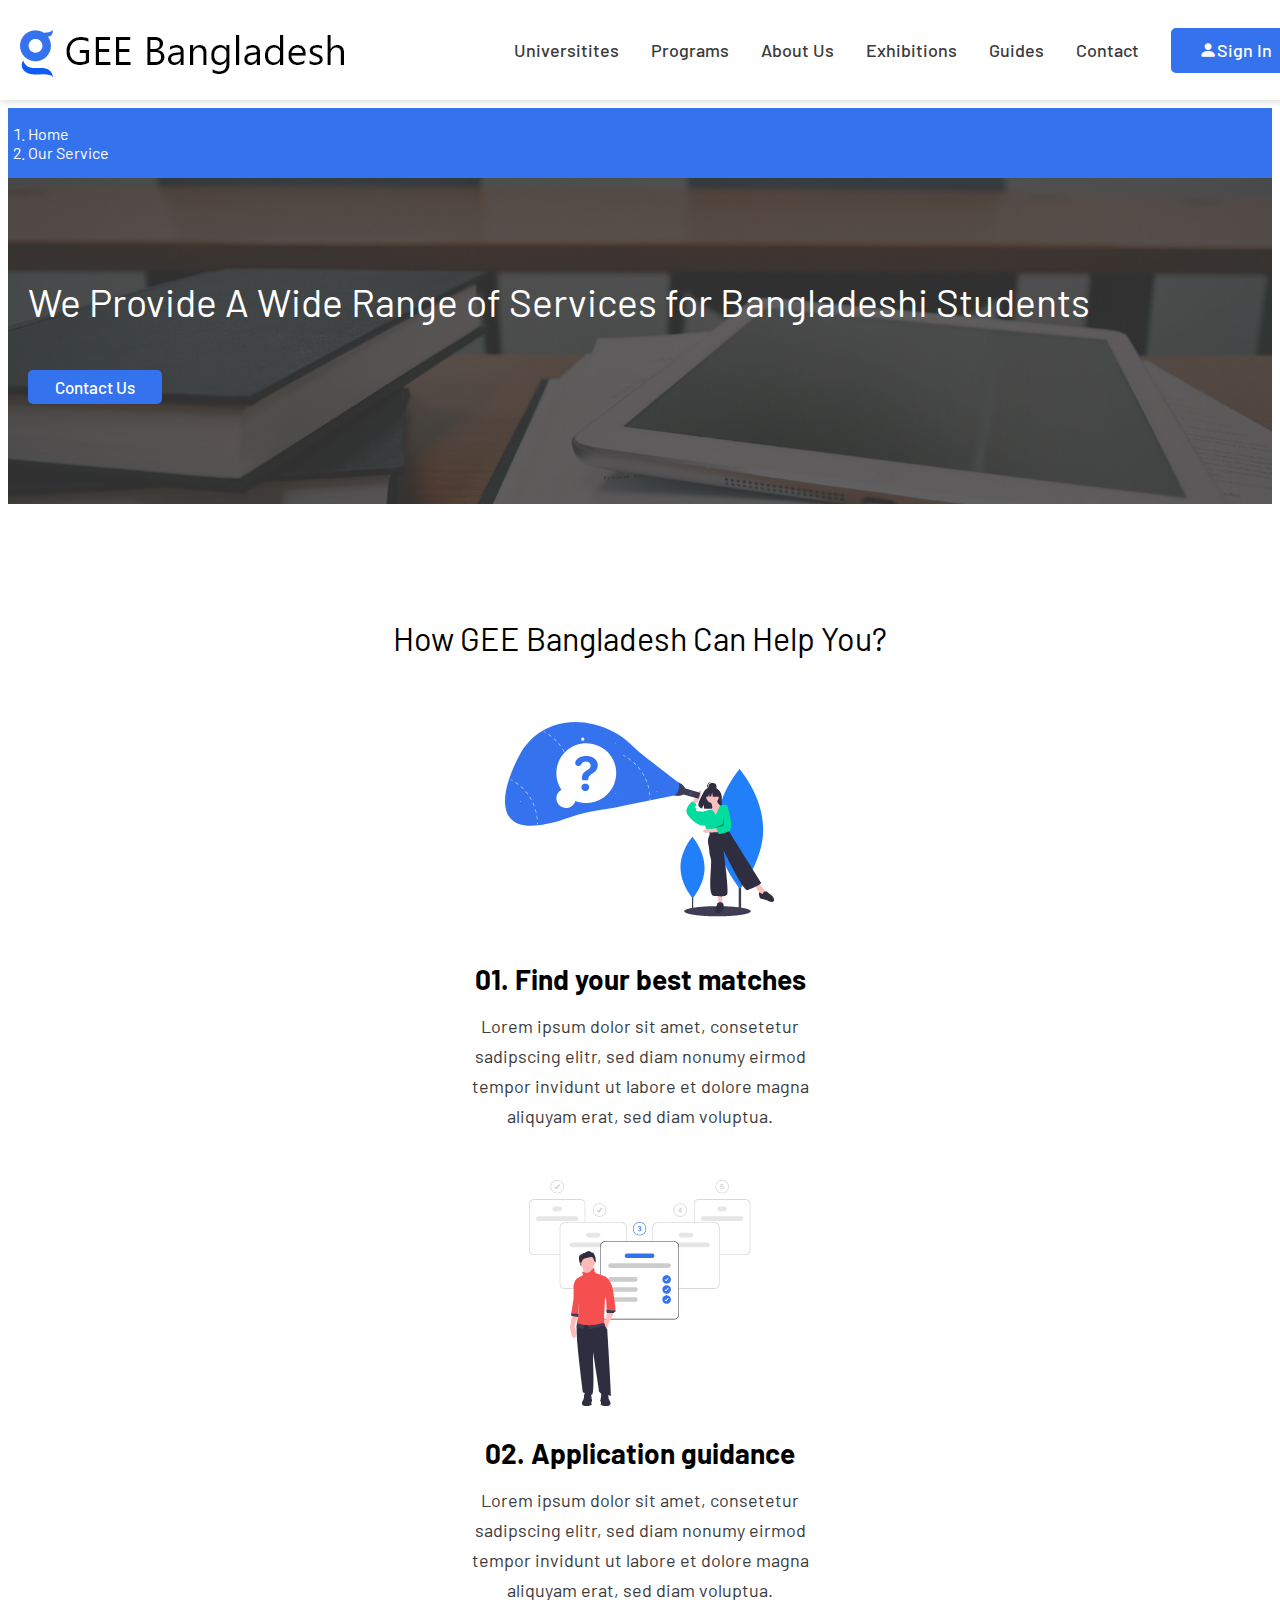
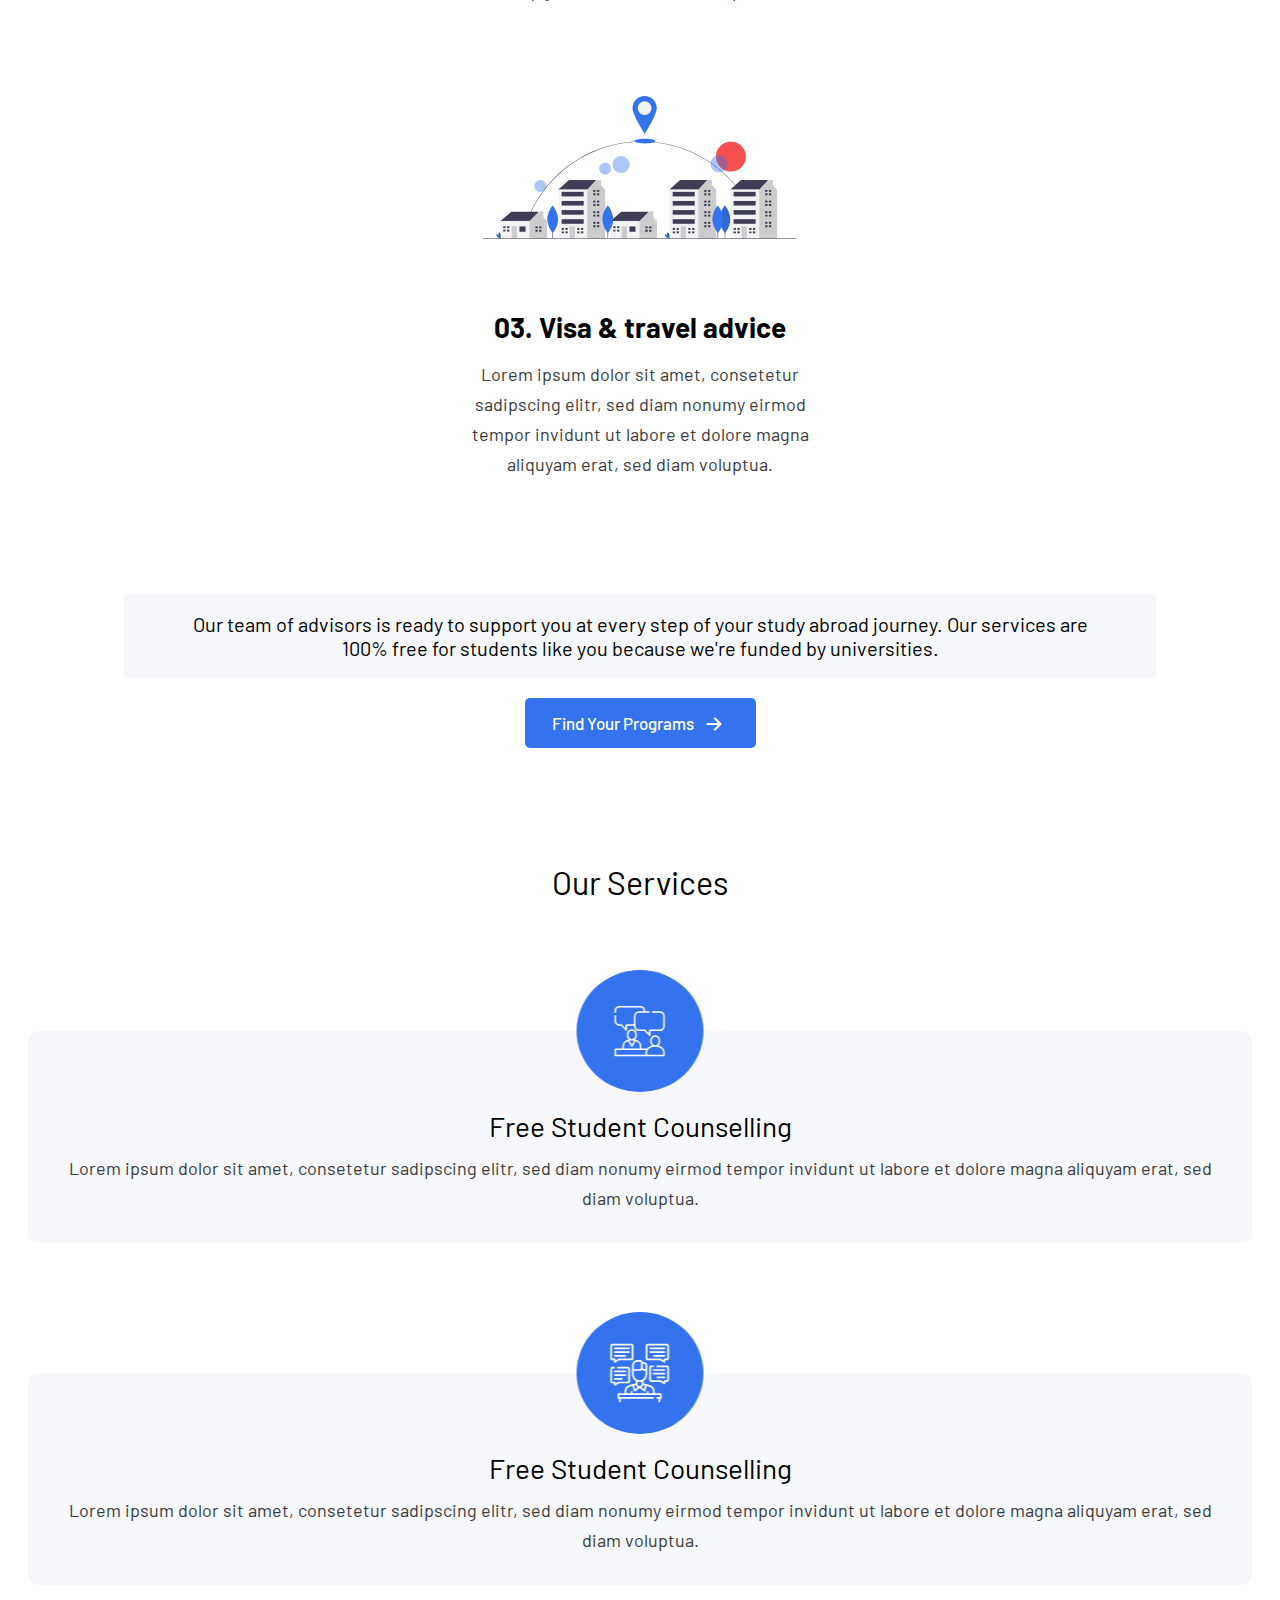
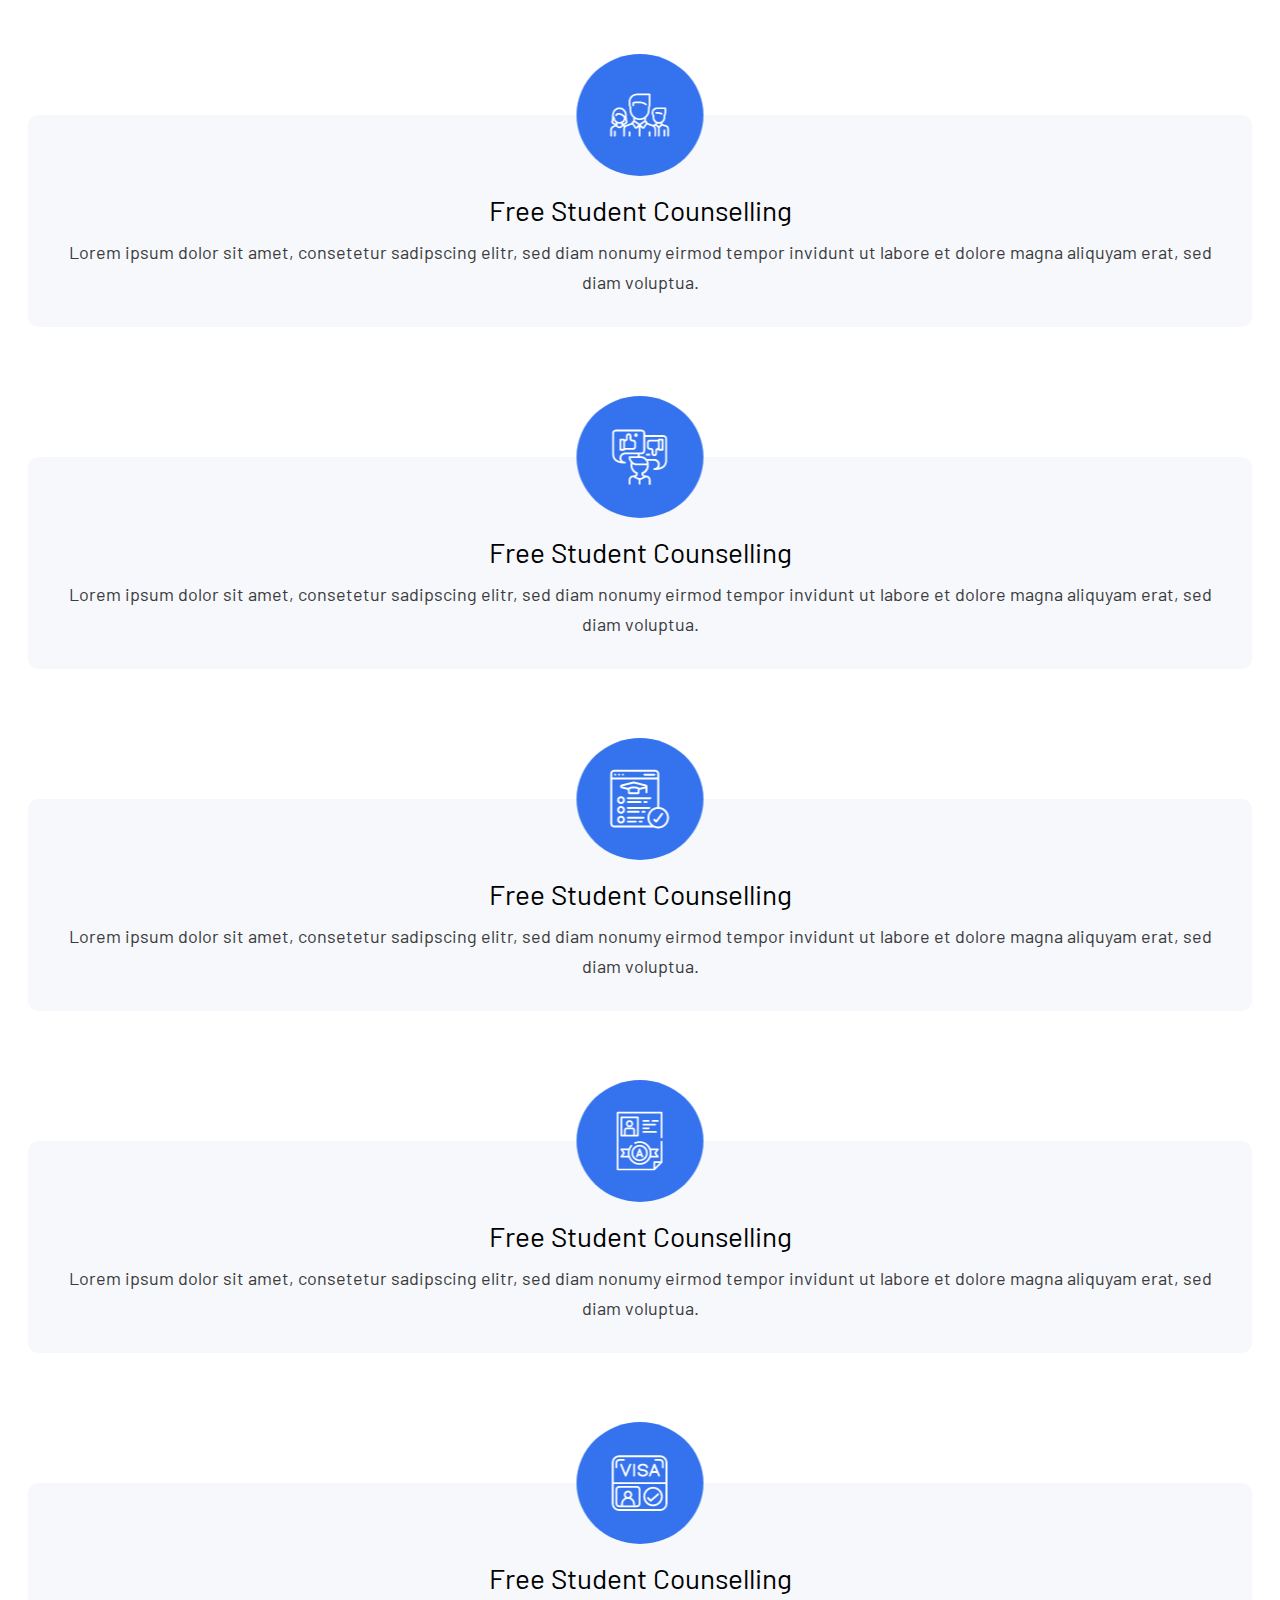
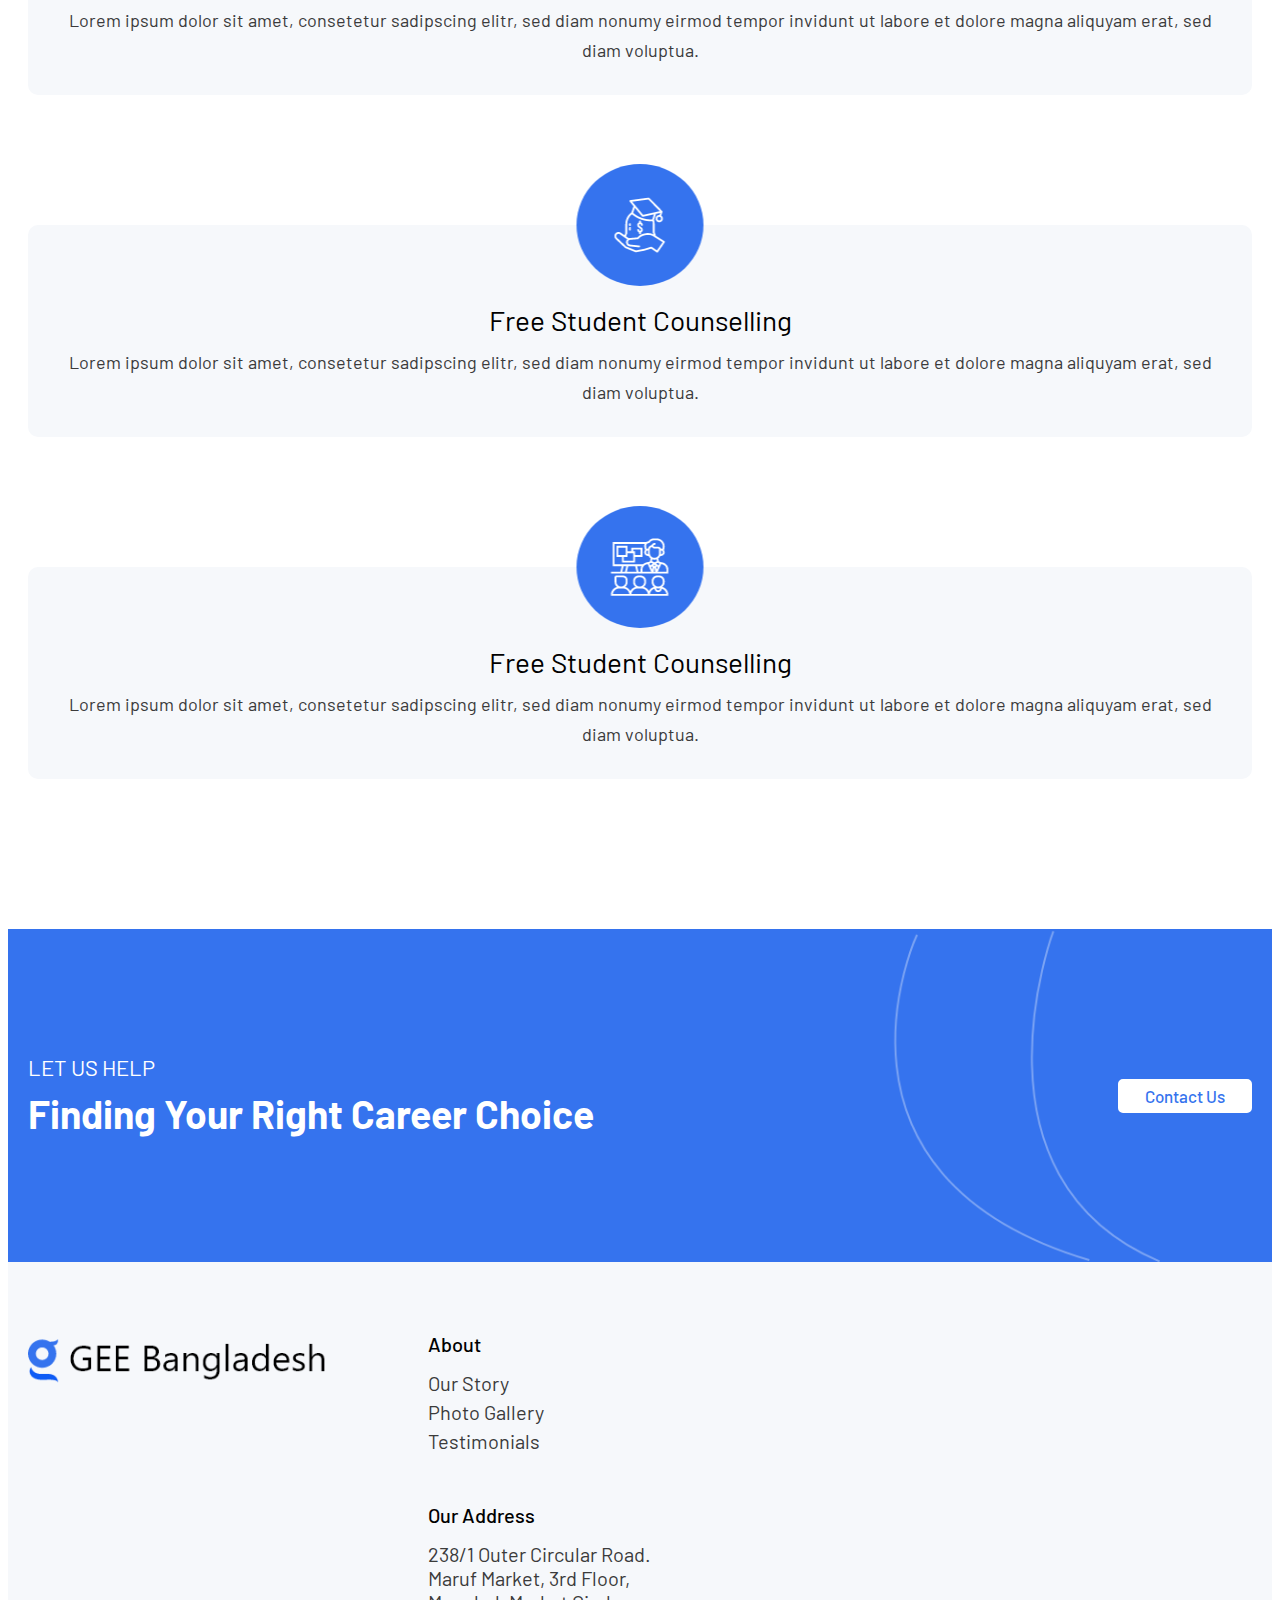
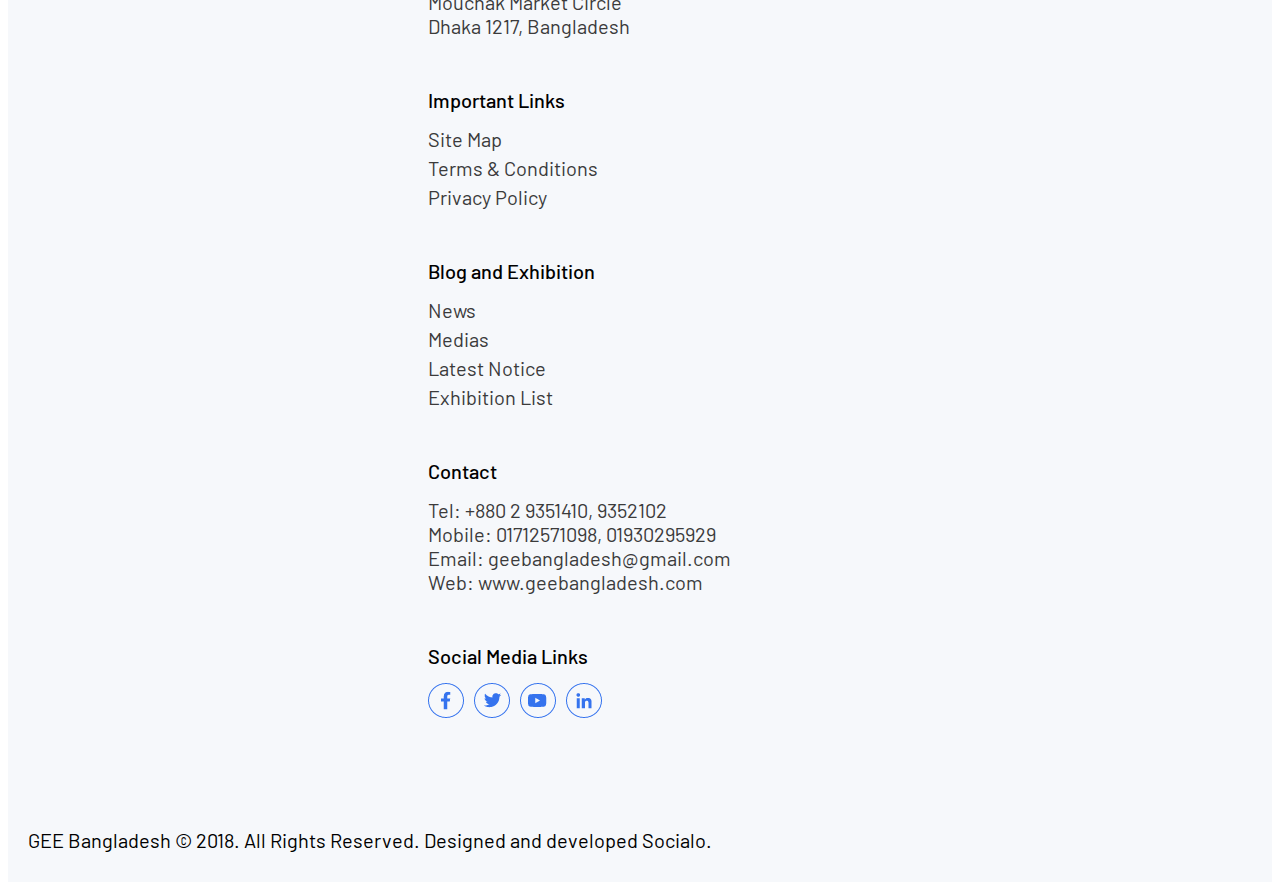
<file: service_page.html>
<!DOCTYPE html>
<html lang="en">
  <head>
    <meta charset="UTF-8" />
    <meta http-equiv="X-UA-Compatible" content="IE=edge" />
    <meta name="viewport" content="width=device-width, initial-scale=1.0" />
    <link rel="preconnect" href="https://fonts.googleapis.com" />
    <link rel="preconnect" href="https://fonts.gstatic.com" crossorigin />
    <!-- Google Font Integration -->
    <link
      href="https://fonts.googleapis.com/css2?family=Barlow:wght@400;500;600;700&display=swap"
      rel="stylesheet"
    />
    <!-- Bootstrap CSS -->
    <link
      href="https://cdn.jsdelivr.net/npm/bootstrap@5.1.3/dist/css/bootstrap.min.css"
      rel="stylesheet"
      integrity="sha384-1BmE4kWBq78iYhFldvKuhfTAU6auU8tT94WrHftjDbrCEXSU1oBoqyl2QvZ6jIW3"
      crossorigin="anonymous"
    />
    <!-- Bootstrap Icons -->
    <link
      rel="stylesheet"
      href="https://cdn.jsdelivr.net/npm/bootstrap-icons@1.7.2/font/bootstrap-icons.css"
    />
    <!-- Custom CSS -->
    <link rel="stylesheet" href="css/style.css" />
    <title>GEE Bangladesh</title>
  </head>
  <body>
    <header>
      <nav>
        <div class="custom-container main-nav">
          <div class="logo">
            <a href="#"><img src="img/logo.png" alt="" /></a>
          </div>
          <ul id="menu">
            <li><a href="#">Universitites</a></li>
            <li><a href="#">Programs</a></li>
            <li><a href="#">About Us</a></li>
            <li><a href="#">Exhibitions</a></li>
            <li><a href="#">Guides</a></li>
            <li><a href="#">Contact</a></li>
            <li>
              <a href="#" class="menu-btn"
                ><i class="bi bi-person-fill"></i> Sign In</a
              >
            </li>
          </ul>
          <div class="toggler">
            <i class="bi bi-list"></i>
          </div>
        </div>
      </nav>
    </header>
    <section class="v-landing-banner">
      <div class="banner-header custom-container">
        <nav aria-label="breadcrumb">
          <ol class="breadcrumb">
            <li class="breadcrumb-item"><a href="#">Home</a></li>
            <li class="breadcrumb-item active"><a href="#">Our Service</a></li>
          </ol>
        </nav>
      </div>
      <div class="banner-body custom-container">
        <img src="img/service-banner.png" alt="" class="banner-bg" />
        <div class="row banner-row">
          <div class="col-lg-6">
            <div class="landing-box">
              <h2>
                We Provide A Wide Range of Services for Bangladeshi Students
              </h2>

              <a href="#" class="b-btn">Contact Us</a>
            </div>
          </div>
        </div>
      </div>
    </section>
    <section class="custom-container common-section">
      <h2 class="h-35">How GEE Bangladesh Can Help You?</h2>
      <div class="row">
        <div class="col-lg-4">
          <div class="img-text-box">
            <div class="img-box">
              <img src="img/box1.png" alt="" />
            </div>
            <h2>01. Find your best matches</h2>
            <p class="para">
              Lorem ipsum dolor sit amet, consetetur sadipscing elitr, sed diam
              nonumy eirmod tempor invidunt ut labore et dolore magna aliquyam
              erat, sed diam voluptua.
            </p>
          </div>
        </div>
        <div class="col-lg-4">
          <div class="img-text-box">
            <div class="img-box">
              <img src="img/box2.png" alt="" />
            </div>
            <h2>02. Application guidance</h2>
            <p class="para">
              Lorem ipsum dolor sit amet, consetetur sadipscing elitr, sed diam
              nonumy eirmod tempor invidunt ut labore et dolore magna aliquyam
              erat, sed diam voluptua.
            </p>
          </div>
        </div>
        <div class="col-lg-4">
          <div class="img-text-box">
            <div class="img-box">
              <img src="img/box3.png" alt="" />
            </div>
            <h2>03. Visa & travel advice</h2>
            <p class="para">
              Lorem ipsum dolor sit amet, consetetur sadipscing elitr, sed diam
              nonumy eirmod tempor invidunt ut labore et dolore magna aliquyam
              erat, sed diam voluptua.
            </p>
          </div>
        </div>
      </div>
    </section>
    <section class="common-section">
      <div class="small-cta">
        <p>
          Our team of advisors is ready to support you at every step of your
          study abroad journey. Our services are 100% free for students like you
          because we're funded by universities.
        </p>
        <div class="cta-btn">
          <a href="#" class="b-btn">
            Find Your Programs<i class="bi bi-arrow-right-short"></i>
          </a>
        </div>
      </div>
    </section>
    <section class="custom-container common-section">
      <h2 class="h-35">Our Services</h2>
      <div class="row service-row">
        <div class="col-md-4">
          <div class="service-box">
            <img src="img/Group 100.png" alt="" />
            <h2>Free Student Counselling</h2>
            <p class="para">
              Lorem ipsum dolor sit amet, consetetur sadipscing elitr, sed diam
              nonumy eirmod tempor invidunt ut labore et dolore magna aliquyam
              erat, sed diam voluptua.
            </p>
          </div>
        </div>
        <div class="col-md-4">
          <div class="service-box">
            <img src="img/Group 101.png" alt="" />
            <h2>Free Student Counselling</h2>
            <p class="para">
              Lorem ipsum dolor sit amet, consetetur sadipscing elitr, sed diam
              nonumy eirmod tempor invidunt ut labore et dolore magna aliquyam
              erat, sed diam voluptua.
            </p>
          </div>
        </div>
        <div class="col-md-4">
          <div class="service-box">
            <img src="img/Group 102.png" alt="" />
            <h2>Free Student Counselling</h2>
            <p class="para">
              Lorem ipsum dolor sit amet, consetetur sadipscing elitr, sed diam
              nonumy eirmod tempor invidunt ut labore et dolore magna aliquyam
              erat, sed diam voluptua.
            </p>
          </div>
        </div>
        <div class="col-md-4">
          <div class="service-box">
            <img src="img/Group 103.png" alt="" />
            <h2>Free Student Counselling</h2>
            <p class="para">
              Lorem ipsum dolor sit amet, consetetur sadipscing elitr, sed diam
              nonumy eirmod tempor invidunt ut labore et dolore magna aliquyam
              erat, sed diam voluptua.
            </p>
          </div>
        </div>
        <div class="col-md-4">
          <div class="service-box">
            <img src="img/Group 104.png" alt="" />
            <h2>Free Student Counselling</h2>
            <p class="para">
              Lorem ipsum dolor sit amet, consetetur sadipscing elitr, sed diam
              nonumy eirmod tempor invidunt ut labore et dolore magna aliquyam
              erat, sed diam voluptua.
            </p>
          </div>
        </div>
        <div class="col-md-4">
          <div class="service-box">
            <img src="img/Group 105.png" alt="" />
            <h2>Free Student Counselling</h2>
            <p class="para">
              Lorem ipsum dolor sit amet, consetetur sadipscing elitr, sed diam
              nonumy eirmod tempor invidunt ut labore et dolore magna aliquyam
              erat, sed diam voluptua.
            </p>
          </div>
        </div>
        <div class="col-md-4">
          <div class="service-box">
            <img src="img/Group 106.png" alt="" />
            <h2>Free Student Counselling</h2>
            <p class="para">
              Lorem ipsum dolor sit amet, consetetur sadipscing elitr, sed diam
              nonumy eirmod tempor invidunt ut labore et dolore magna aliquyam
              erat, sed diam voluptua.
            </p>
          </div>
        </div>
        <div class="col-md-4">
          <div class="service-box">
            <img src="img/Group 107.png" alt="" />
            <h2>Free Student Counselling</h2>
            <p class="para">
              Lorem ipsum dolor sit amet, consetetur sadipscing elitr, sed diam
              nonumy eirmod tempor invidunt ut labore et dolore magna aliquyam
              erat, sed diam voluptua.
            </p>
          </div>
        </div>
        <div class="col-md-4">
          <div class="service-box">
            <img src="img/Group 108.png" alt="" />
            <h2>Free Student Counselling</h2>
            <p class="para">
              Lorem ipsum dolor sit amet, consetetur sadipscing elitr, sed diam
              nonumy eirmod tempor invidunt ut labore et dolore magna aliquyam
              erat, sed diam voluptua.
            </p>
          </div>
        </div>
      </div>
    </section>
    <section class="main-cta custom-container">
      <img src="img/main-cta.png" alt="" />
      <div class="cta-text">
        <p>LET US HELP</p>
        <h2>Finding Your Right Career Choice</h2>
      </div>
      <a href="#" class="w-btn">Contact Us</a>
    </section>
    <footer class="custom-container">
      <div class="footer-content">
        <div class="logo">
          <img src="img/logo.png" alt="" />
        </div>
        <div class="row footer-menu">
          <div class="col-lg-3 col-md-6">
            <div class="footer-menu-box">
              <h2>About</h2>
              <ul>
                <li><a href="#">Our Story</a></li>
                <li><a href="#">Photo Gallery</a></li>
                <li><a href="#">Testimonials</a></li>
              </ul>
            </div>
          </div>
          <div class="col-lg-5 col-md-6">
            <div class="footer-menu-box">
              <h2>Our Address</h2>
              <p>
                238/1 Outer Circular Road. Maruf Market, 3rd Floor, Mouchak
                Market Circle Dhaka 1217, Bangladesh
              </p>
            </div>
          </div>
          <div class="col-lg-4 col-md-6">
            <div class="footer-menu-box">
              <h2>Important Links</h2>
              <ul>
                <li><a href="#">Site Map</a></li>
                <li><a href="#">Terms & Conditions</a></li>
                <li><a href="#">Privacy Policy</a></li>
              </ul>
            </div>
          </div>
          <div class="col-lg-3 col-md-6">
            <div class="footer-menu-box">
              <h2>Blog and Exhibition</h2>
              <ul>
                <li><a href="#">News</a></li>
                <li><a href="#">Medias</a></li>
                <li><a href="#">Latest Notice</a></li>
                <li><a href="#">Exhibition List</a></li>
              </ul>
            </div>
          </div>
          <div class="col-lg-5 col-md-6">
            <div class="footer-menu-box">
              <h2>Contact</h2>
              <p class="contact-para">
                Tel: +880 2 9351410, 9352102 <br />
                Mobile: 01712571098, 01930295929 <br />
                Email: geebangladesh@gmail.com <br />
                Web: www.geebangladesh.com
              </p>
            </div>
          </div>
          <div class="col-lg-4 col-md-6">
            <div class="footer-menu-box">
              <h2>Social Media Links</h2>
              <div class="social-logos">
                <a href="#"><img src="img/fb.png" alt="" /></a>
                <a href="#"><img src="img/tw.png" alt="" /></a>
                <a href="#"><img src="img/yt.png" alt="" /></a>
                <a href="#"><img src="img/linkedin.png" alt="" /></a>
              </div>
            </div>
          </div>
        </div>
      </div>
      <p class="copyright">
        GEE Bangladesh © 2018. All Rights Reserved. Designed and developed
        Socialo.
      </p>
    </footer>
    <!-- Bootstrap JavaScript -->
    <script
      src="https://cdn.jsdelivr.net/npm/bootstrap@5.1.3/dist/js/bootstrap.bundle.min.js"
      integrity="sha384-ka7Sk0Gln4gmtz2MlQnikT1wXgYsOg+OMhuP+IlRH9sENBO0LRn5q+8nbTov4+1p"
      crossorigin="anonymous"
    ></script>
    <script src="js/navbar.js"></script>
  </body>
</html>
</file>
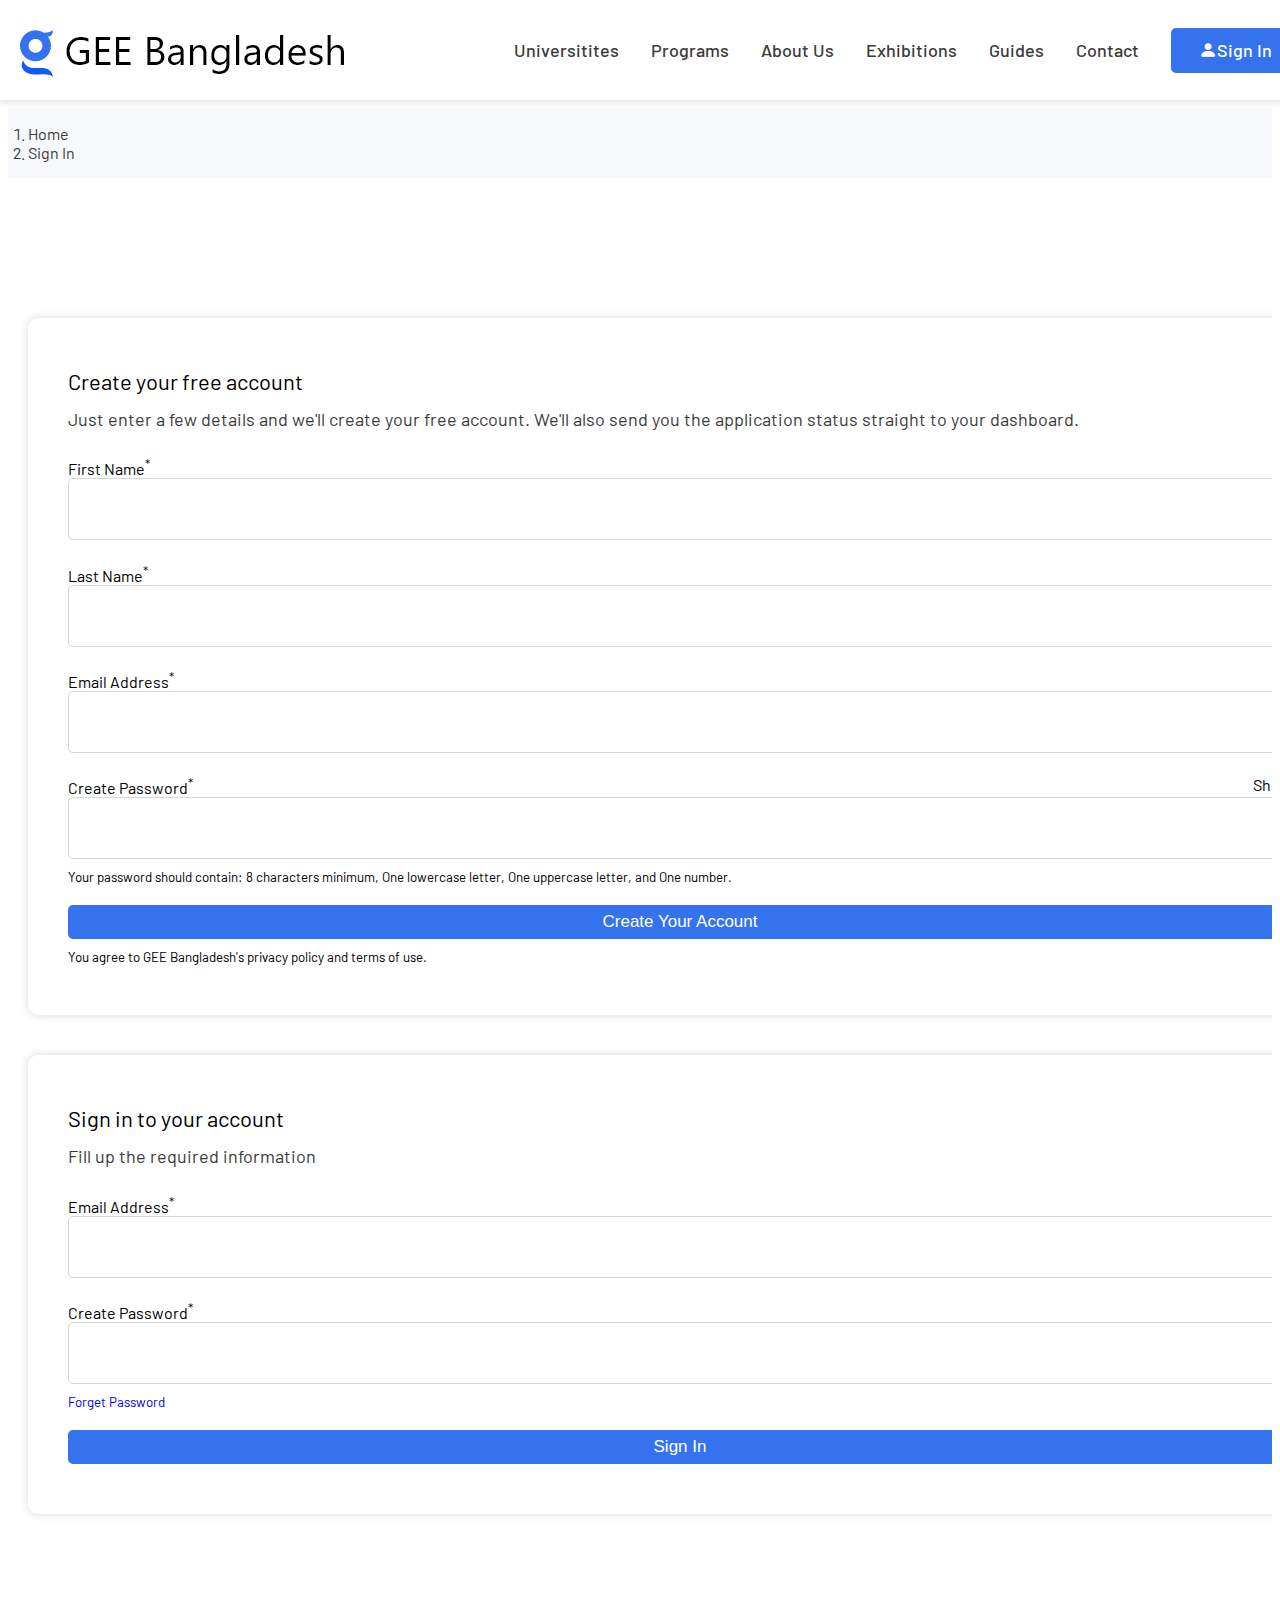
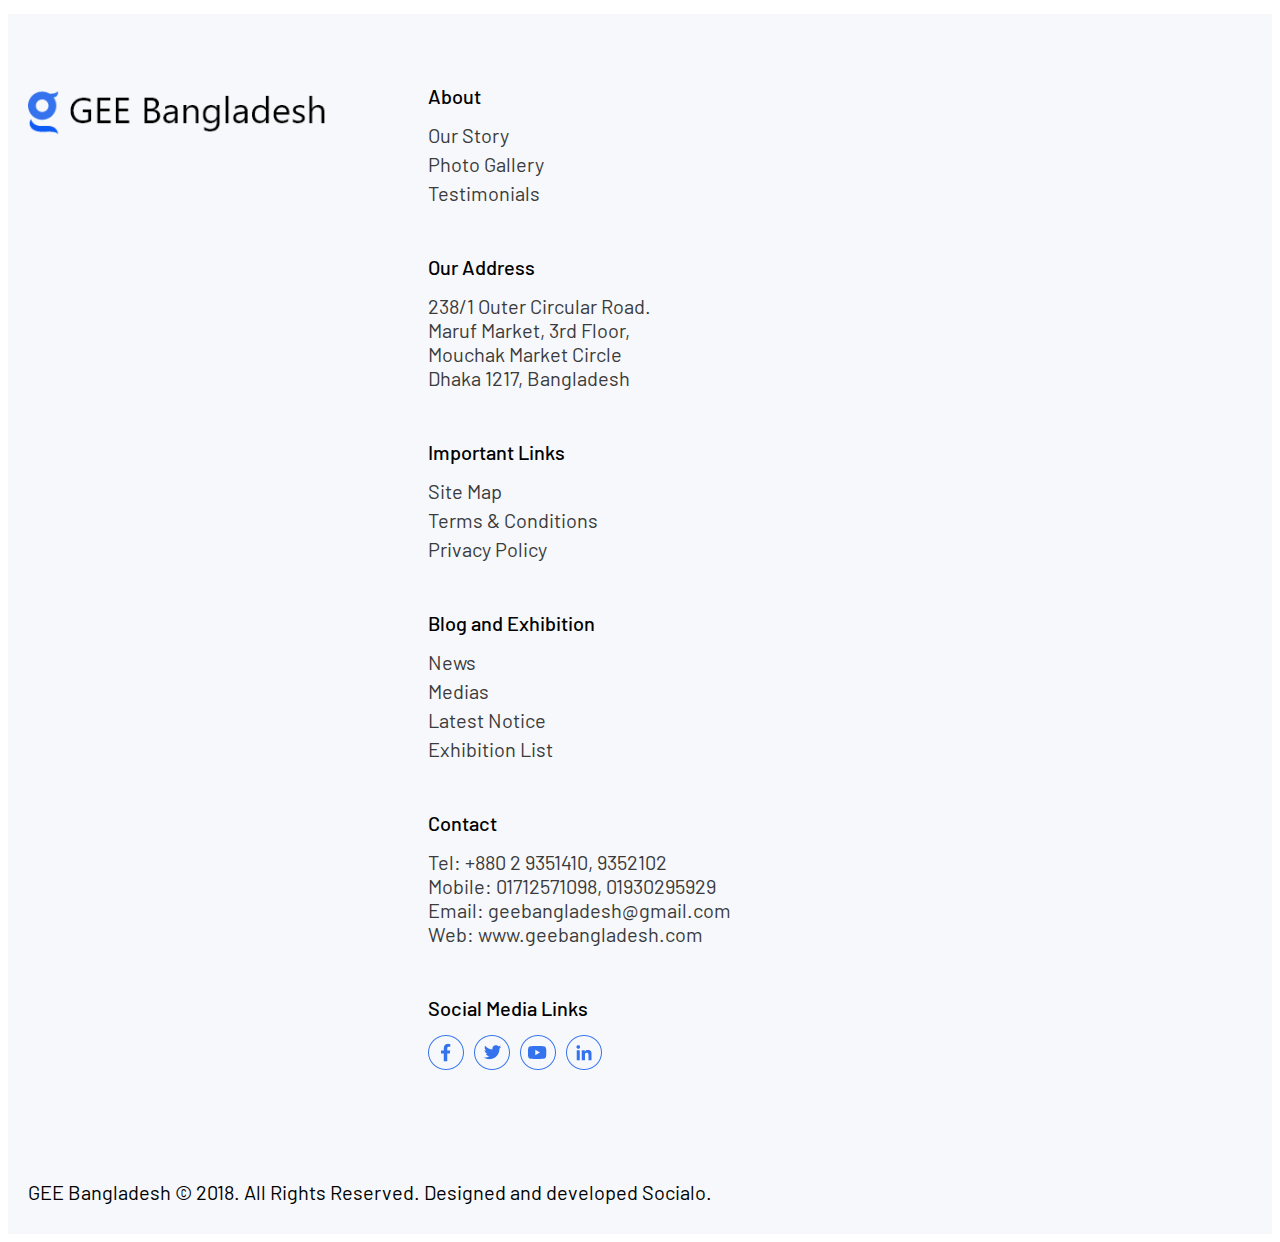
<file: sign-in.html>
<!DOCTYPE html>
<html lang="en">
  <head>
    <meta charset="UTF-8" />
    <meta http-equiv="X-UA-Compatible" content="IE=edge" />
    <meta name="viewport" content="width=device-width, initial-scale=1.0" />
    <link rel="preconnect" href="https://fonts.googleapis.com" />
    <link rel="preconnect" href="https://fonts.gstatic.com" crossorigin />
    <!-- Google Font Integration -->
    <link
      href="https://fonts.googleapis.com/css2?family=Barlow:wght@400;500;600;700&display=swap"
      rel="stylesheet"
    />
    <!-- Bootstrap CSS -->
    <link
      href="https://cdn.jsdelivr.net/npm/bootstrap@5.1.3/dist/css/bootstrap.min.css"
      rel="stylesheet"
      integrity="sha384-1BmE4kWBq78iYhFldvKuhfTAU6auU8tT94WrHftjDbrCEXSU1oBoqyl2QvZ6jIW3"
      crossorigin="anonymous"
    />
    <!-- Bootstrap Icons -->
    <link
      rel="stylesheet"
      href="https://cdn.jsdelivr.net/npm/bootstrap-icons@1.7.2/font/bootstrap-icons.css"
    />
    <!-- Custom CSS -->
    <link rel="stylesheet" href="css/style.css" />
    <title>GEE Bangladesh</title>
  </head>
  <body>
    <header>
      <nav>
        <div class="custom-container main-nav">
          <div class="logo">
            <a href="#"><img src="img/logo.png" alt="" /></a>
          </div>
          <ul id="menu">
            <li><a href="#">Universitites</a></li>
            <li><a href="#">Programs</a></li>
            <li><a href="#">About Us</a></li>
            <li><a href="#">Exhibitions</a></li>
            <li><a href="#">Guides</a></li>
            <li><a href="#">Contact</a></li>
            <li>
              <a href="#" class="menu-btn"
                ><i class="bi bi-person-fill"></i> Sign In</a
              >
            </li>
          </ul>
          <div class="toggler">
            <i class="bi bi-list"></i>
          </div>
        </div>
      </nav>
    </header>
    <section class="v-landing-banner">
      <div class="banner-header ex-landing-header custom-container">
        <nav aria-label="breadcrumb">
          <ol class="breadcrumb">
            <li class="breadcrumb-item"><a href="#">Home</a></li>
            <li class="breadcrumb-item active"><a href="#">Sign In</a></li>
          </ol>
        </nav>
      </div>
    </section>
    <section class="custom-container form-section">
      <div class="row form-row">
        <div class="col-lg-6">
          <div class="main-form">
            <h2>Create your free account</h2>
            <p class="para">
              Just enter a few details and we'll create your free account. We'll
              also send you the application status straight to your dashboard.
            </p>
            <form action="">
              <div class="form-group">
                <label for="">First Name<sup>*</sup></label>
                <input type="text" />
              </div>
              <div class="form-group">
                <label for="">Last Name<sup>*</sup></label>
                <input type="text" />
              </div>
              <div class="form-group">
                <label for="">Email Address<sup>*</sup></label>
                <input type="email" />
              </div>
              <div class="form-group">
                <label for="">Create Password<sup>*</sup></label>
                <span id="pass-show">Show</span>
                <input type="password" id="pass" />
              </div>
              <small>
                Your password should contain: 8 characters minimum, One
                lowercase letter, One uppercase letter, and One number.
              </small>
              <button type="submit" class="b-btn">Create Your Account</button>
              <small>
                You agree to GEE Bangladesh's privacy policy and terms of use.
              </small>
            </form>
          </div>
        </div>
        <div class="col-lg-5">
          <div class="main-form">
            <h2>Sign in to your account</h2>
            <p class="para">Fill up the required information</p>
            <form action="">
              <div class="form-group">
                <label for="">Email Address<sup>*</sup></label>
                <input type="email" />
              </div>
              <div class="form-group">
                <label for="">Create Password<sup>*</sup></label>
                <input type="password" />
              </div>
              <a href="#"><small> Forget Password </small></a>
              <button type="submit" class="b-btn">Sign In</button>
            </form>
          </div>
        </div>
      </div>
    </section>
    <footer class="custom-container">
      <div class="footer-content">
        <div class="logo">
          <img src="img/logo.png" alt="" />
        </div>
        <div class="row footer-menu">
          <div class="col-lg-3 col-md-6">
            <div class="footer-menu-box">
              <h2>About</h2>
              <ul>
                <li><a href="#">Our Story</a></li>
                <li><a href="#">Photo Gallery</a></li>
                <li><a href="#">Testimonials</a></li>
              </ul>
            </div>
          </div>
          <div class="col-lg-5 col-md-6">
            <div class="footer-menu-box">
              <h2>Our Address</h2>
              <p>
                238/1 Outer Circular Road. Maruf Market, 3rd Floor, Mouchak
                Market Circle Dhaka 1217, Bangladesh
              </p>
            </div>
          </div>
          <div class="col-lg-4 col-md-6">
            <div class="footer-menu-box">
              <h2>Important Links</h2>
              <ul>
                <li><a href="#">Site Map</a></li>
                <li><a href="#">Terms & Conditions</a></li>
                <li><a href="#">Privacy Policy</a></li>
              </ul>
            </div>
          </div>
          <div class="col-lg-3 col-md-6">
            <div class="footer-menu-box">
              <h2>Blog and Exhibition</h2>
              <ul>
                <li><a href="#">News</a></li>
                <li><a href="#">Medias</a></li>
                <li><a href="#">Latest Notice</a></li>
                <li><a href="#">Exhibition List</a></li>
              </ul>
            </div>
          </div>
          <div class="col-lg-5 col-md-6">
            <div class="footer-menu-box">
              <h2>Contact</h2>
              <p class="contact-para">
                Tel: +880 2 9351410, 9352102 <br />
                Mobile: 01712571098, 01930295929 <br />
                Email: geebangladesh@gmail.com <br />
                Web: www.geebangladesh.com
              </p>
            </div>
          </div>
          <div class="col-lg-4 col-md-6">
            <div class="footer-menu-box">
              <h2>Social Media Links</h2>
              <div class="social-logos">
                <a href="#"><img src="img/fb.png" alt="" /></a>
                <a href="#"><img src="img/tw.png" alt="" /></a>
                <a href="#"><img src="img/yt.png" alt="" /></a>
                <a href="#"><img src="img/linkedin.png" alt="" /></a>
              </div>
            </div>
          </div>
        </div>
      </div>
      <p class="copyright">
        GEE Bangladesh © 2018. All Rights Reserved. Designed and developed
        Socialo.
      </p>
    </footer>
    <!-- Bootstrap JavaScript -->
    <script
      src="https://cdn.jsdelivr.net/npm/bootstrap@5.1.3/dist/js/bootstrap.bundle.min.js"
      integrity="sha384-ka7Sk0Gln4gmtz2MlQnikT1wXgYsOg+OMhuP+IlRH9sENBO0LRn5q+8nbTov4+1p"
      crossorigin="anonymous"
    ></script>
    <script src="js/navbar.js"></script>
    <script>
      let showPass = false;
      const showBtn = document.getElementById("pass-show");
      const passInput = document.getElementById("pass");
      showBtn.addEventListener("click", function () {
        if (showPass === false) {
          passInput.type = "text";
          showPass = true;
        } else {
          passInput.type = "password";
          showPass = false;
        }
      });
    </script>
  </body>
</html>
</file>
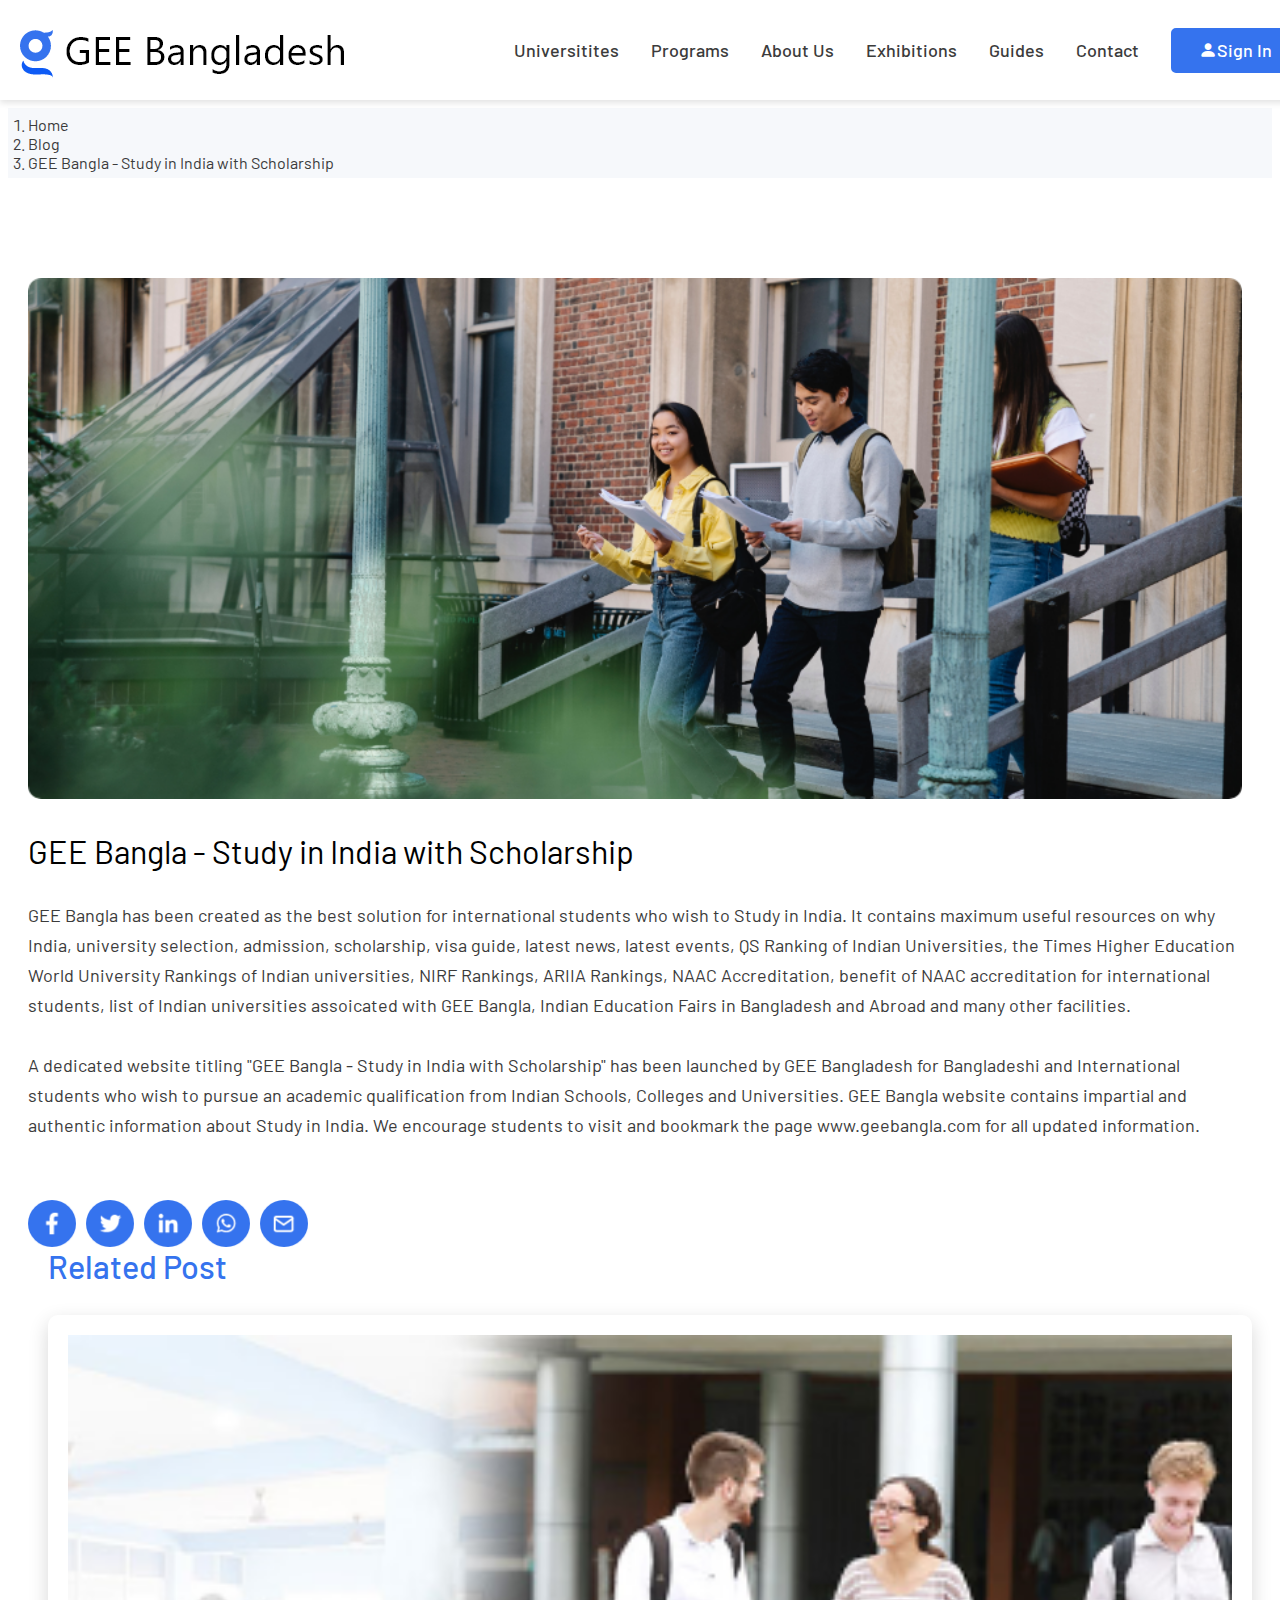
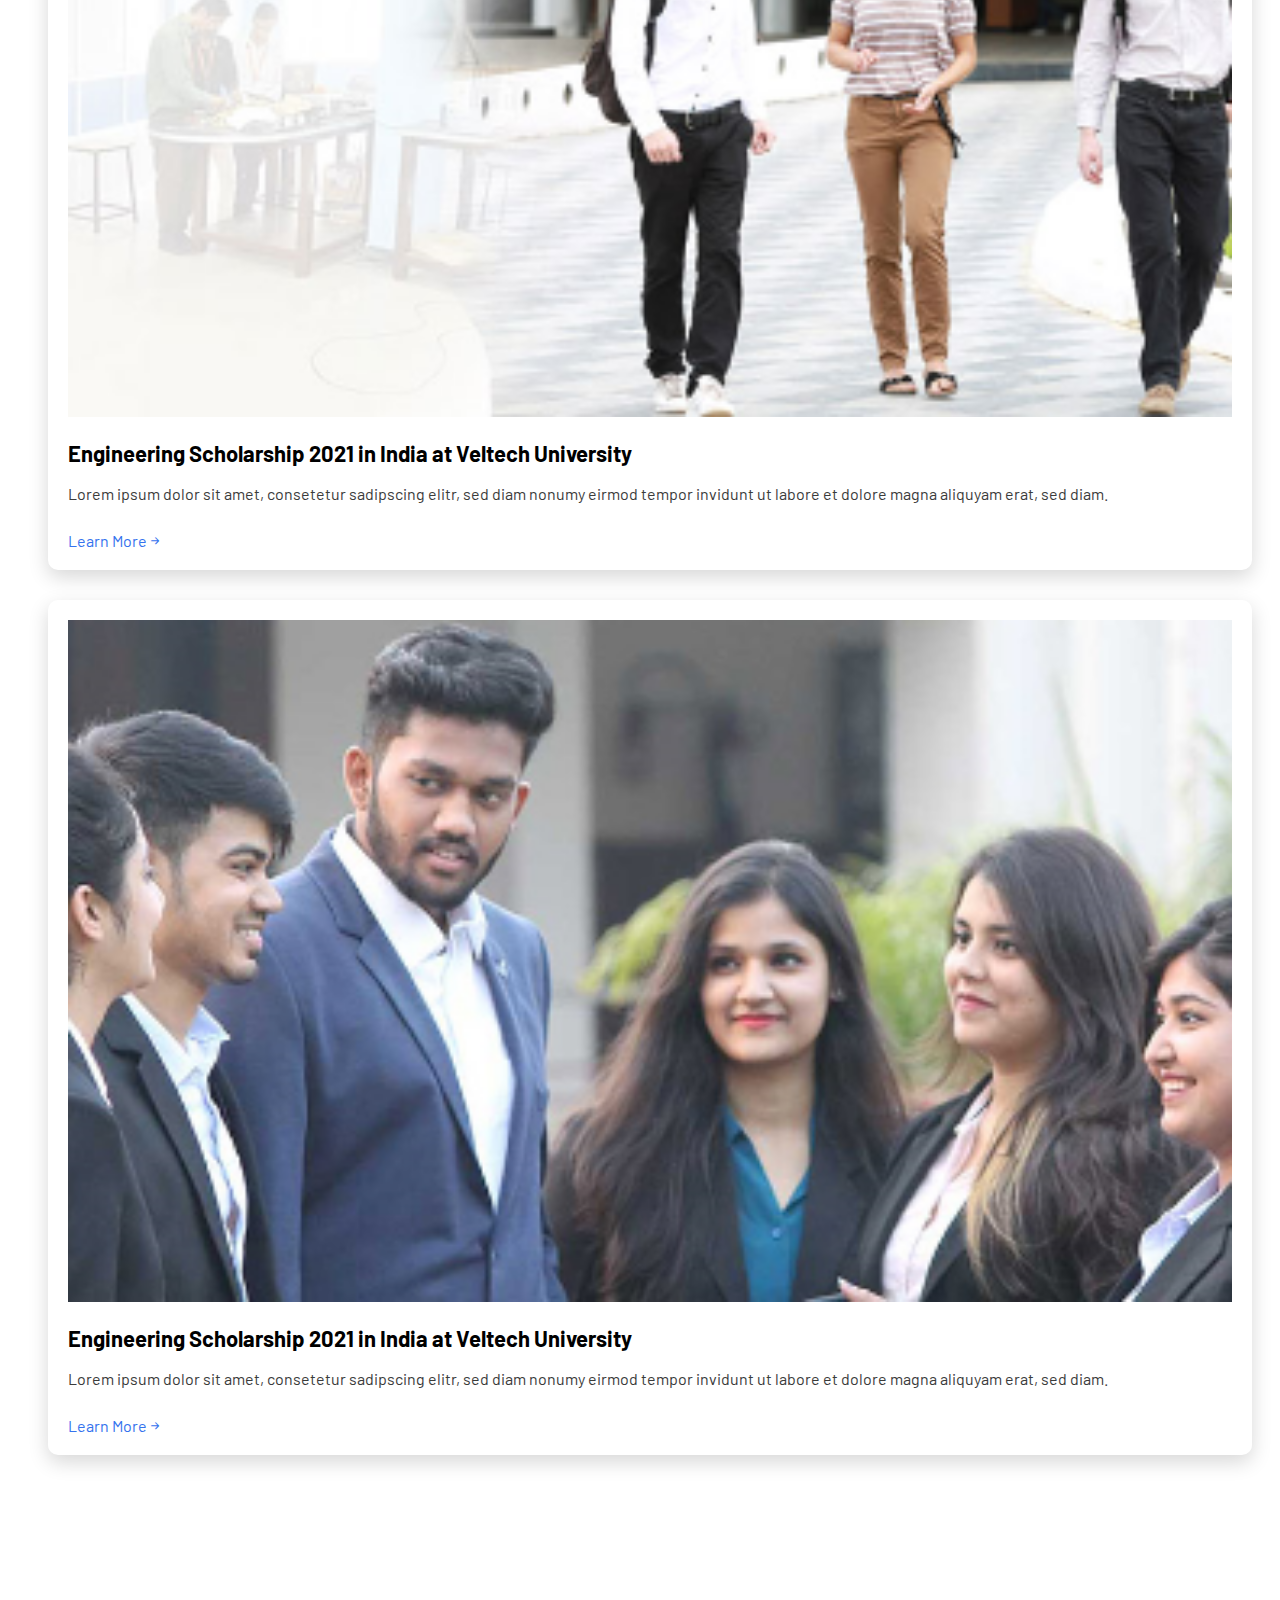
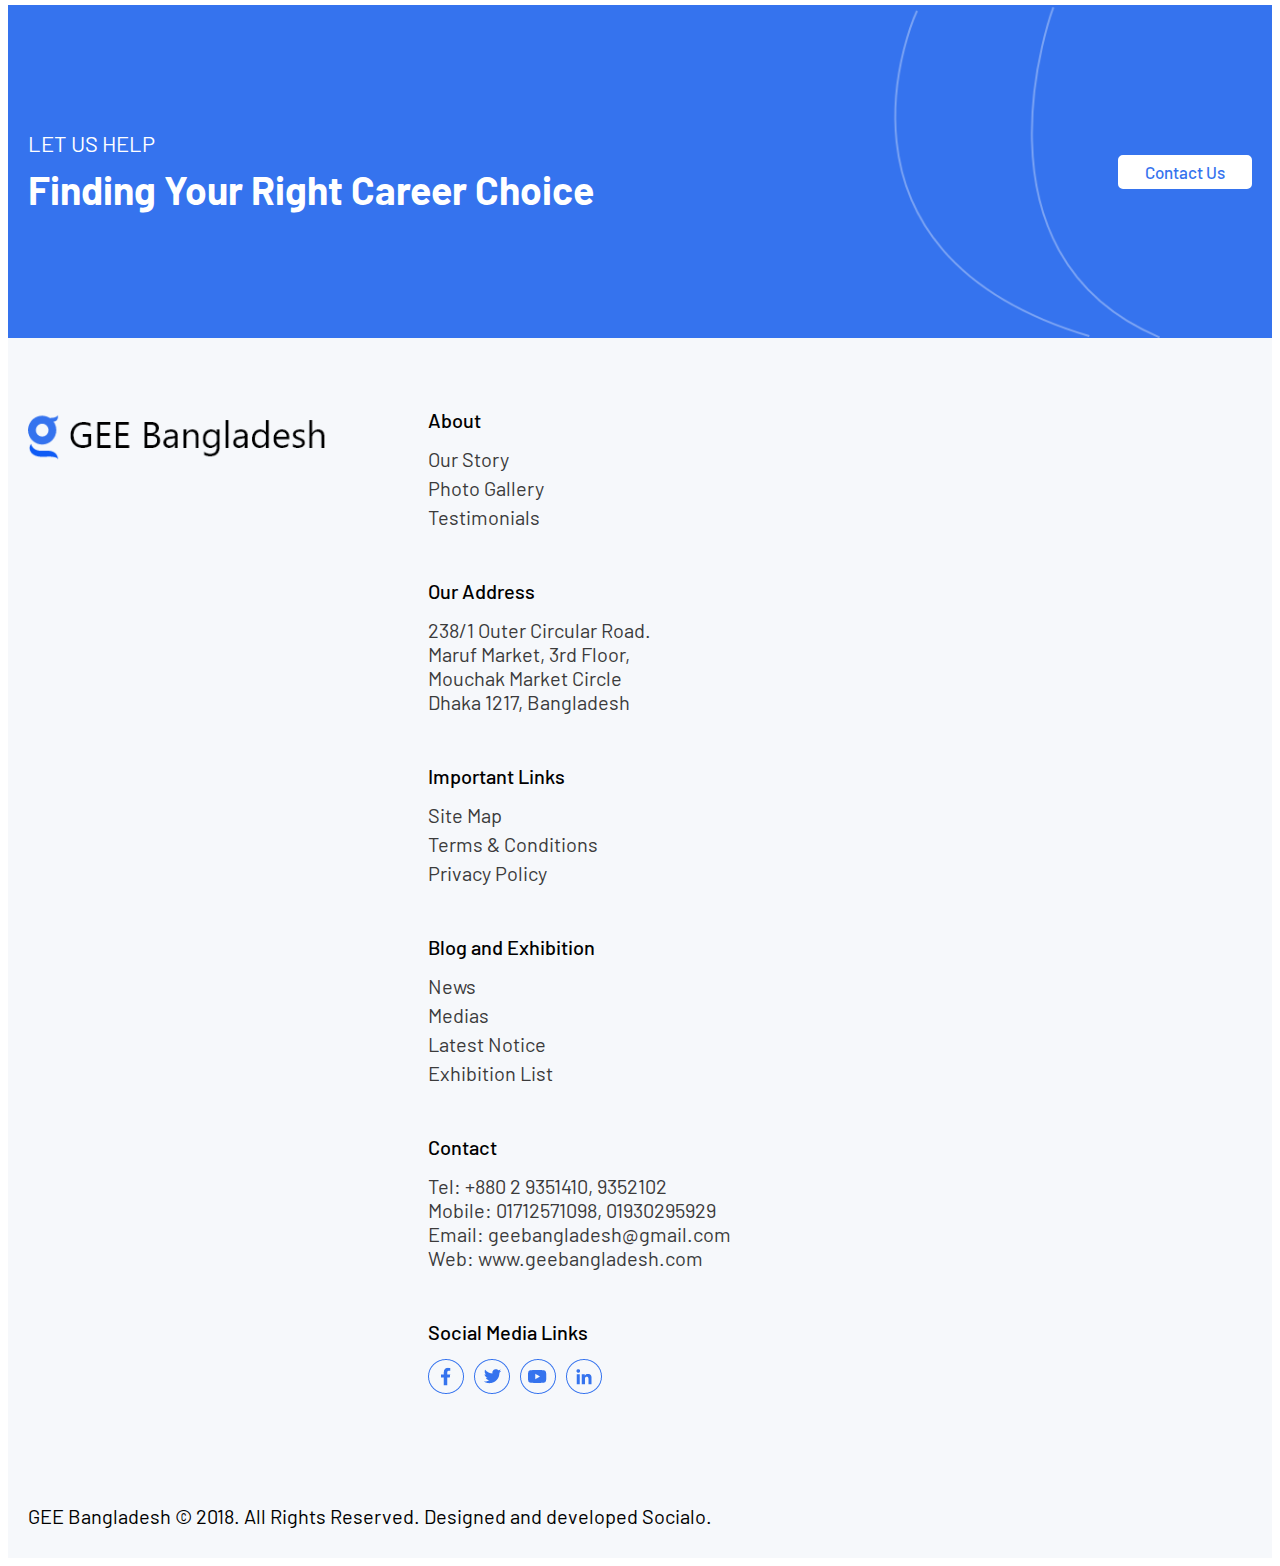
<file: single-blog.html>
<!DOCTYPE html>
<html lang="en">
  <head>
    <meta charset="UTF-8" />
    <meta http-equiv="X-UA-Compatible" content="IE=edge" />
    <meta name="viewport" content="width=device-width, initial-scale=1.0" />
    <link rel="preconnect" href="https://fonts.googleapis.com" />
    <link rel="preconnect" href="https://fonts.gstatic.com" crossorigin />
    <!-- Google Font Integration -->
    <link
      href="https://fonts.googleapis.com/css2?family=Barlow:wght@400;500;600;700&display=swap"
      rel="stylesheet"
    />
    <!-- Bootstrap CSS -->
    <link
      href="https://cdn.jsdelivr.net/npm/bootstrap@5.1.3/dist/css/bootstrap.min.css"
      rel="stylesheet"
      integrity="sha384-1BmE4kWBq78iYhFldvKuhfTAU6auU8tT94WrHftjDbrCEXSU1oBoqyl2QvZ6jIW3"
      crossorigin="anonymous"
    />
    <!-- Bootstrap Icons -->
    <link
      rel="stylesheet"
      href="https://cdn.jsdelivr.net/npm/bootstrap-icons@1.7.2/font/bootstrap-icons.css"
    />
    <!-- Custom CSS -->
    <link rel="stylesheet" href="css/style.css" />
    <title>GEE Bangladesh</title>
  </head>
  <body>
    <header>
      <nav>
        <div class="custom-container main-nav">
          <div class="logo">
            <a href="#"><img src="img/logo.png" alt="" /></a>
          </div>
          <ul id="menu">
            <li><a href="#">Universitites</a></li>
            <li><a href="#">Programs</a></li>
            <li><a href="#">About Us</a></li>
            <li><a href="#">Exhibitions</a></li>
            <li><a href="#">Guides</a></li>
            <li><a href="#">Contact</a></li>
            <li>
              <a href="#" class="menu-btn"
                ><i class="bi bi-person-fill"></i> Sign In</a
              >
            </li>
          </ul>
          <div class="toggler">
            <i class="bi bi-list"></i>
          </div>
        </div>
      </nav>
    </header>
    <section class="v-landing-banner">
      <div class="banner-header ex-landing-header custom-container">
        <nav aria-label="breadcrumb">
          <ol class="breadcrumb">
            <li class="breadcrumb-item"><a href="#">Home</a></li>
            <li class="breadcrumb-item"><a href="#">Blog</a></li>
            <li class="breadcrumb-item active" aria-current="page">
              GEE Bangla - Study in India with Scholarship
            </li>
          </ol>
        </nav>
      </div>
    </section>
    <section class="blog-section custom-container">
      <div class="row">
        <div class="col-lg-8">
          <div class="main-blog">
            <img src="img/blog-lg.png" alt="" />
            <h2 class="h-35 text-left">
              GEE Bangla - Study in India with Scholarship
            </h2>
            <p>
              GEE Bangla has been created as the best solution for international
              students who wish to Study in India. It contains maximum useful
              resources on why India, university selection, admission,
              scholarship, visa guide, latest news, latest events, QS Ranking of
              Indian Universities, the Times Higher Education World University
              Rankings of Indian universities, NIRF Rankings, ARIIA Rankings,
              NAAC Accreditation, benefit of NAAC accreditation for
              international students, list of Indian universities assoicated
              with GEE Bangla, Indian Education Fairs in Bangladesh and Abroad
              and many other facilities. <br /><br />
              A dedicated website titling "GEE Bangla - Study in India with
              Scholarship" has been launched by GEE Bangladesh for Bangladeshi
              and International students who wish to pursue an academic
              qualification from Indian Schools, Colleges and Universities. GEE
              Bangla website contains impartial and authentic information about
              Study in India. We encourage students to visit and bookmark the
              page www.geebangla.com for all updated information.
            </p>
            <div class="ex-share">
              <div>
                <a href="#"><img src="img/fb-fill.png" alt="" /></a>
                <a href="#"><img src="img/tw-fill.png" alt="" /></a
                ><a href="#"><img src="img/link-fill.png" alt="" /></a
                ><a href="#"><img src="img/wa.png" alt="" /></a
                ><a href="#"><img src="img/mail.png" alt="" /></a>
              </div>
            </div>
          </div>
        </div>
        <div class="col-lg-4">
          <aside class="blog-sidebar">
            <h2 class="h-35">Related Post</h2>
            <div class="notice-box">
              <img src="img/notice-one.png" alt="" />
              <h2>
                Engineering Scholarship 2021 in India at Veltech University
              </h2>
              <p class="para">
                Lorem ipsum dolor sit amet, consetetur sadipscing elitr, sed
                diam nonumy eirmod tempor invidunt ut labore et dolore magna
                aliquyam erat, sed diam.
              </p>
              <a href="#">Learn More <i class="bi bi-arrow-right-short"></i></a>
            </div>
            <div class="notice-box">
              <img src="img/notice-two.png" alt="" />
              <h2>
                Engineering Scholarship 2021 in India at Veltech University
              </h2>
              <p class="para">
                Lorem ipsum dolor sit amet, consetetur sadipscing elitr, sed
                diam nonumy eirmod tempor invidunt ut labore et dolore magna
                aliquyam erat, sed diam.
              </p>
              <a href="#">Learn More <i class="bi bi-arrow-right-short"></i></a>
            </div>
          </aside>
        </div>
      </div>
    </section>
    <section class="main-cta custom-container">
      <img src="img/main-cta.png" alt="" />
      <div class="cta-text">
        <p>LET US HELP</p>
        <h2>Finding Your Right Career Choice</h2>
      </div>
      <a href="#" class="w-btn">Contact Us</a>
    </section>
    <footer class="custom-container">
      <div class="footer-content">
        <div class="logo">
          <img src="img/logo.png" alt="" />
        </div>
        <div class="row footer-menu">
          <div class="col-lg-3 col-md-6">
            <div class="footer-menu-box">
              <h2>About</h2>
              <ul>
                <li><a href="#">Our Story</a></li>
                <li><a href="#">Photo Gallery</a></li>
                <li><a href="#">Testimonials</a></li>
              </ul>
            </div>
          </div>
          <div class="col-lg-5 col-md-6">
            <div class="footer-menu-box">
              <h2>Our Address</h2>
              <p>
                238/1 Outer Circular Road. Maruf Market, 3rd Floor, Mouchak
                Market Circle Dhaka 1217, Bangladesh
              </p>
            </div>
          </div>
          <div class="col-lg-4 col-md-6">
            <div class="footer-menu-box">
              <h2>Important Links</h2>
              <ul>
                <li><a href="#">Site Map</a></li>
                <li><a href="#">Terms & Conditions</a></li>
                <li><a href="#">Privacy Policy</a></li>
              </ul>
            </div>
          </div>
          <div class="col-lg-3 col-md-6">
            <div class="footer-menu-box">
              <h2>Blog and Exhibition</h2>
              <ul>
                <li><a href="#">News</a></li>
                <li><a href="#">Medias</a></li>
                <li><a href="#">Latest Notice</a></li>
                <li><a href="#">Exhibition List</a></li>
              </ul>
            </div>
          </div>
          <div class="col-lg-5 col-md-6">
            <div class="footer-menu-box">
              <h2>Contact</h2>
              <p class="contact-para">
                Tel: +880 2 9351410, 9352102 <br />
                Mobile: 01712571098, 01930295929 <br />
                Email: geebangladesh@gmail.com <br />
                Web: www.geebangladesh.com
              </p>
            </div>
          </div>
          <div class="col-lg-4 col-md-6">
            <div class="footer-menu-box">
              <h2>Social Media Links</h2>
              <div class="social-logos">
                <a href="#"><img src="img/fb.png" alt="" /></a>
                <a href="#"><img src="img/tw.png" alt="" /></a>
                <a href="#"><img src="img/yt.png" alt="" /></a>
                <a href="#"><img src="img/linkedin.png" alt="" /></a>
              </div>
            </div>
          </div>
        </div>
      </div>
      <p class="copyright">
        GEE Bangladesh © 2018. All Rights Reserved. Designed and developed
        Socialo.
      </p>
    </footer>
    <!-- Bootstrap JavaScript -->
    <script
      src="https://cdn.jsdelivr.net/npm/bootstrap@5.1.3/dist/js/bootstrap.bundle.min.js"
      integrity="sha384-ka7Sk0Gln4gmtz2MlQnikT1wXgYsOg+OMhuP+IlRH9sENBO0LRn5q+8nbTov4+1p"
      crossorigin="anonymous"
    ></script>
    <script src="js/navbar.js"></script>
  </body>
</html>
</file>
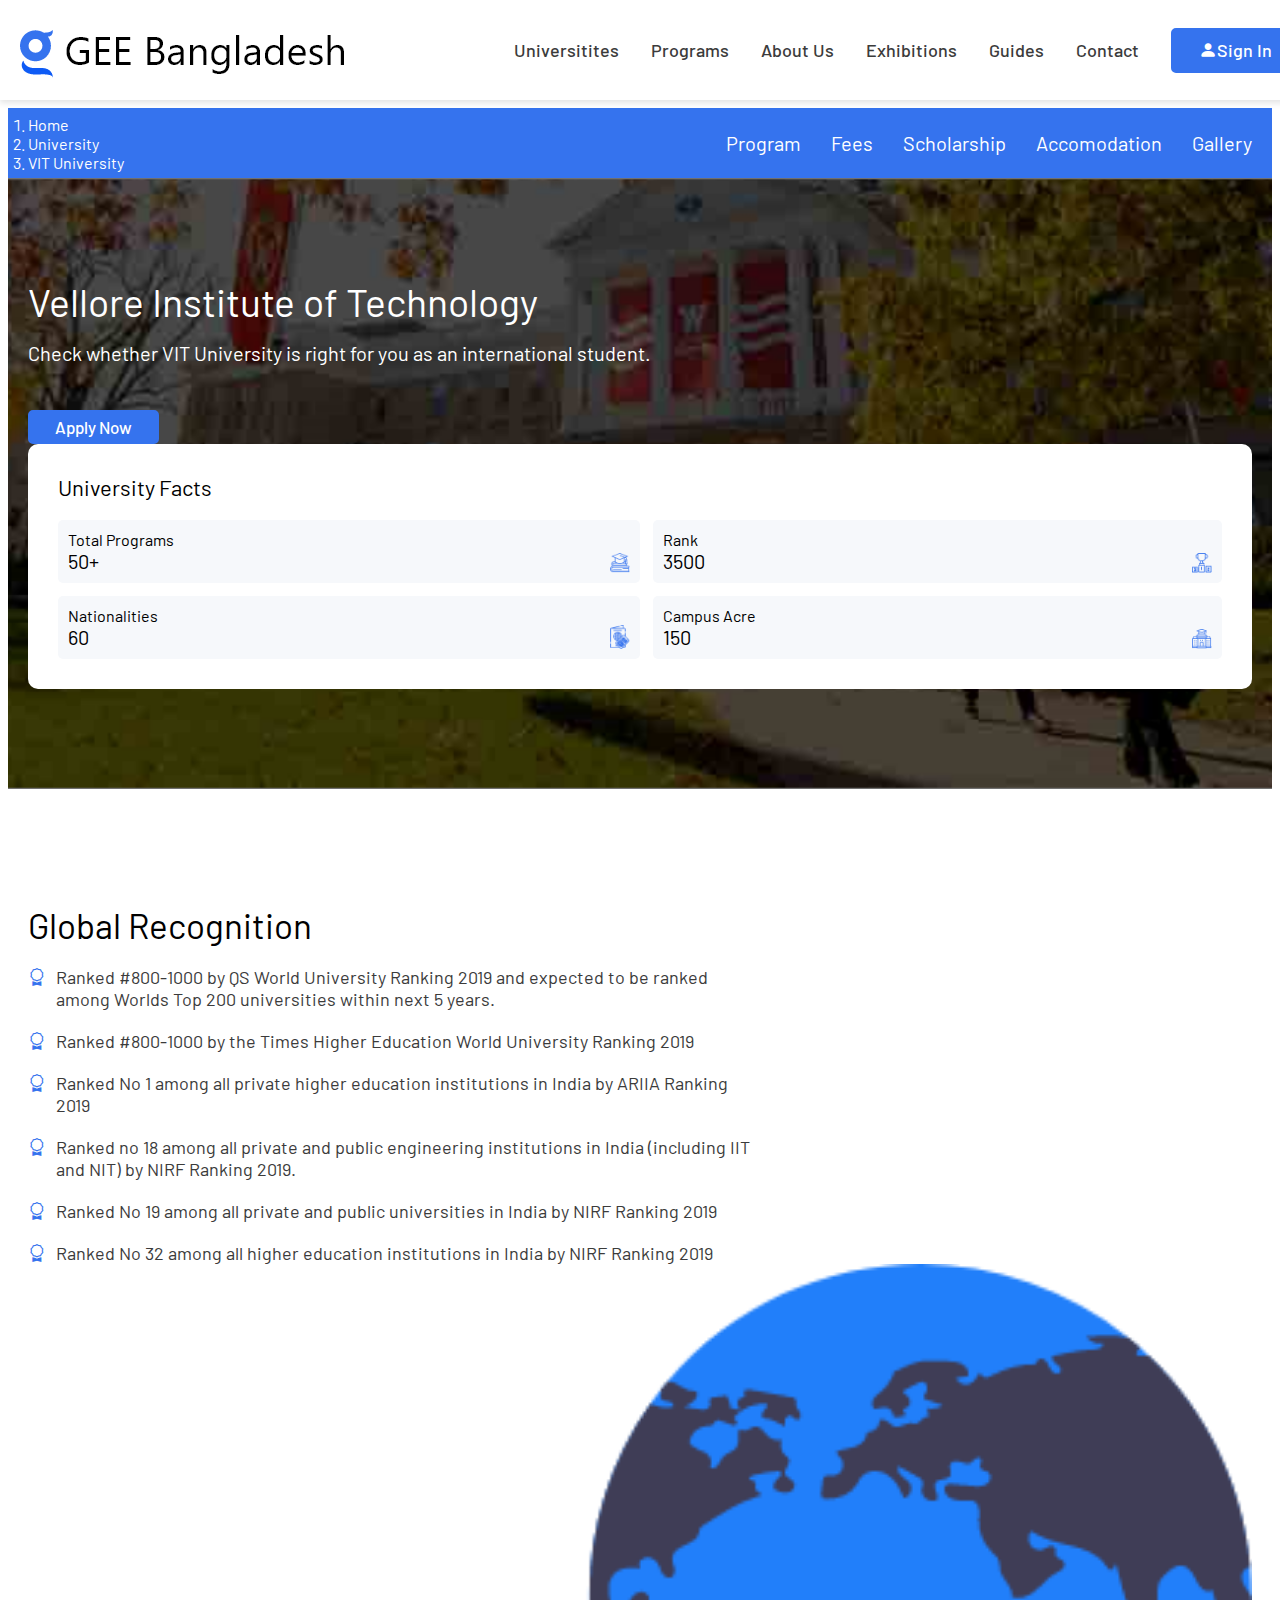
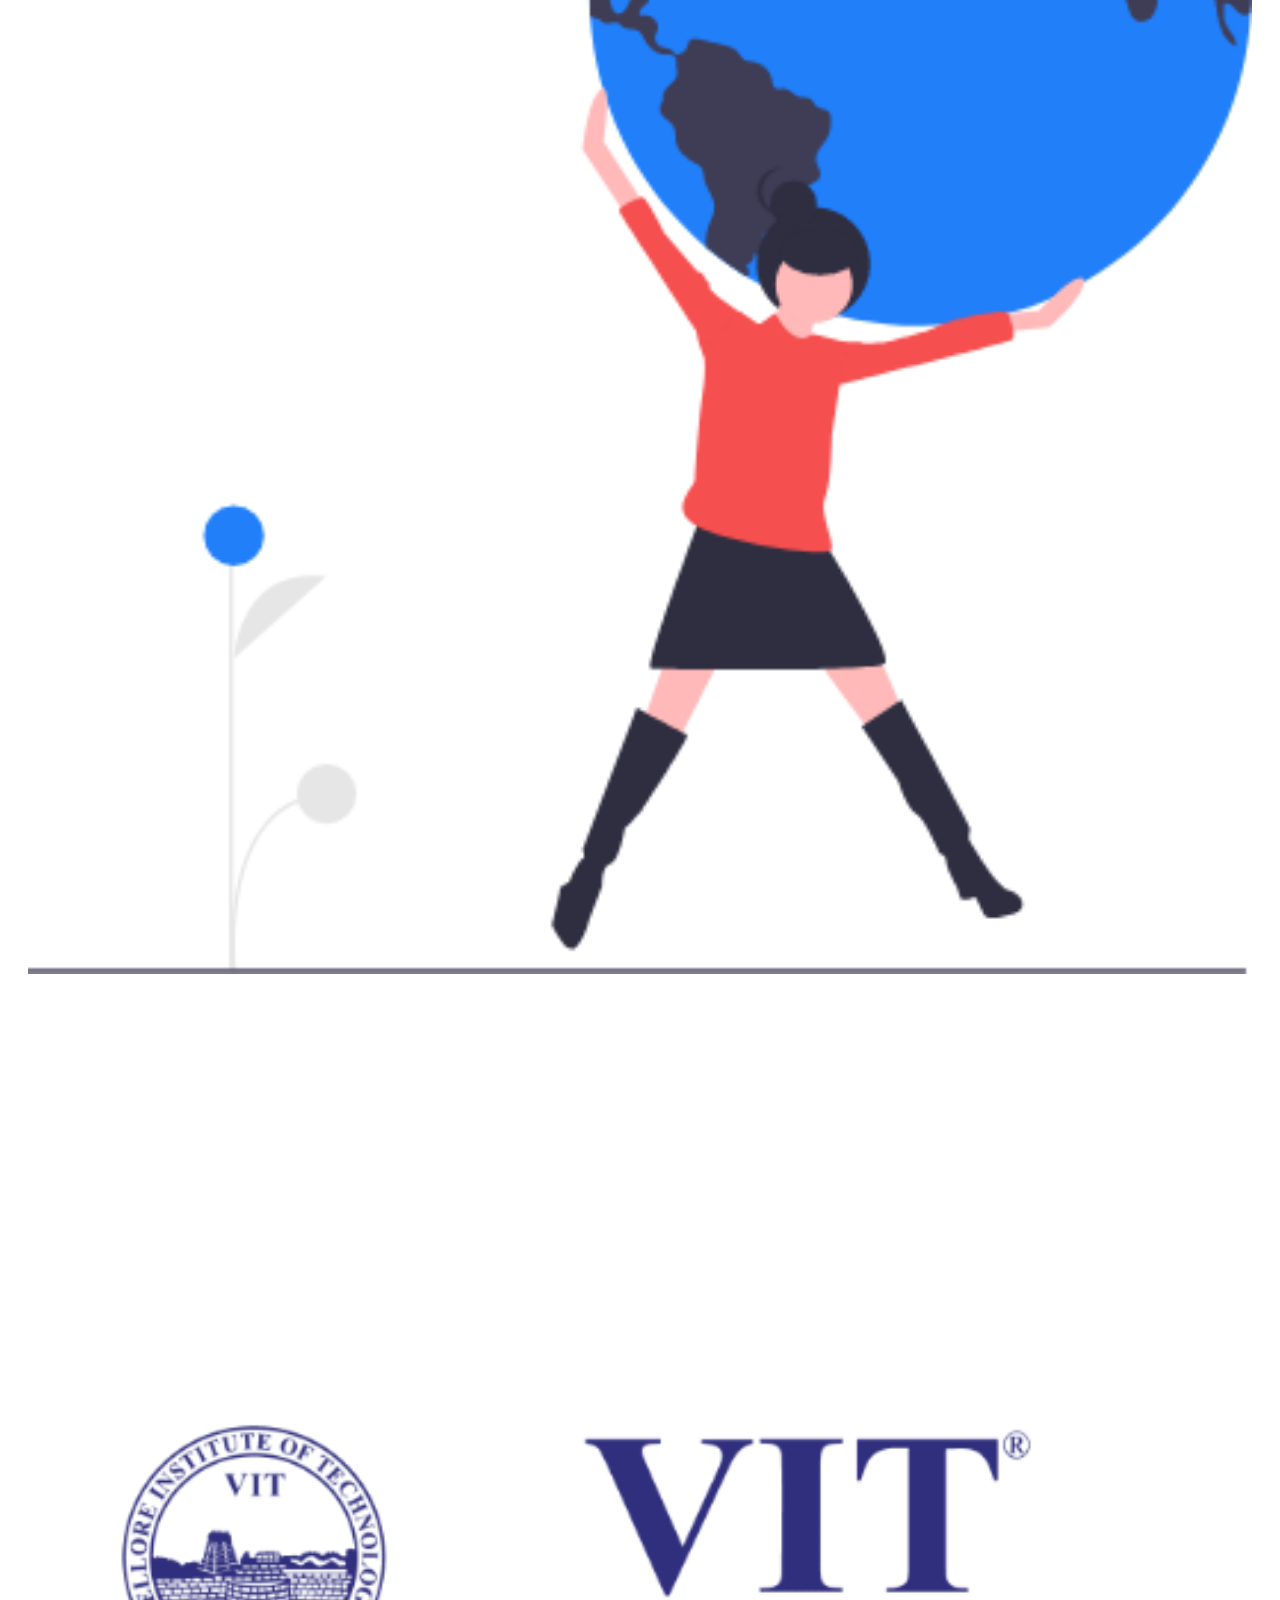
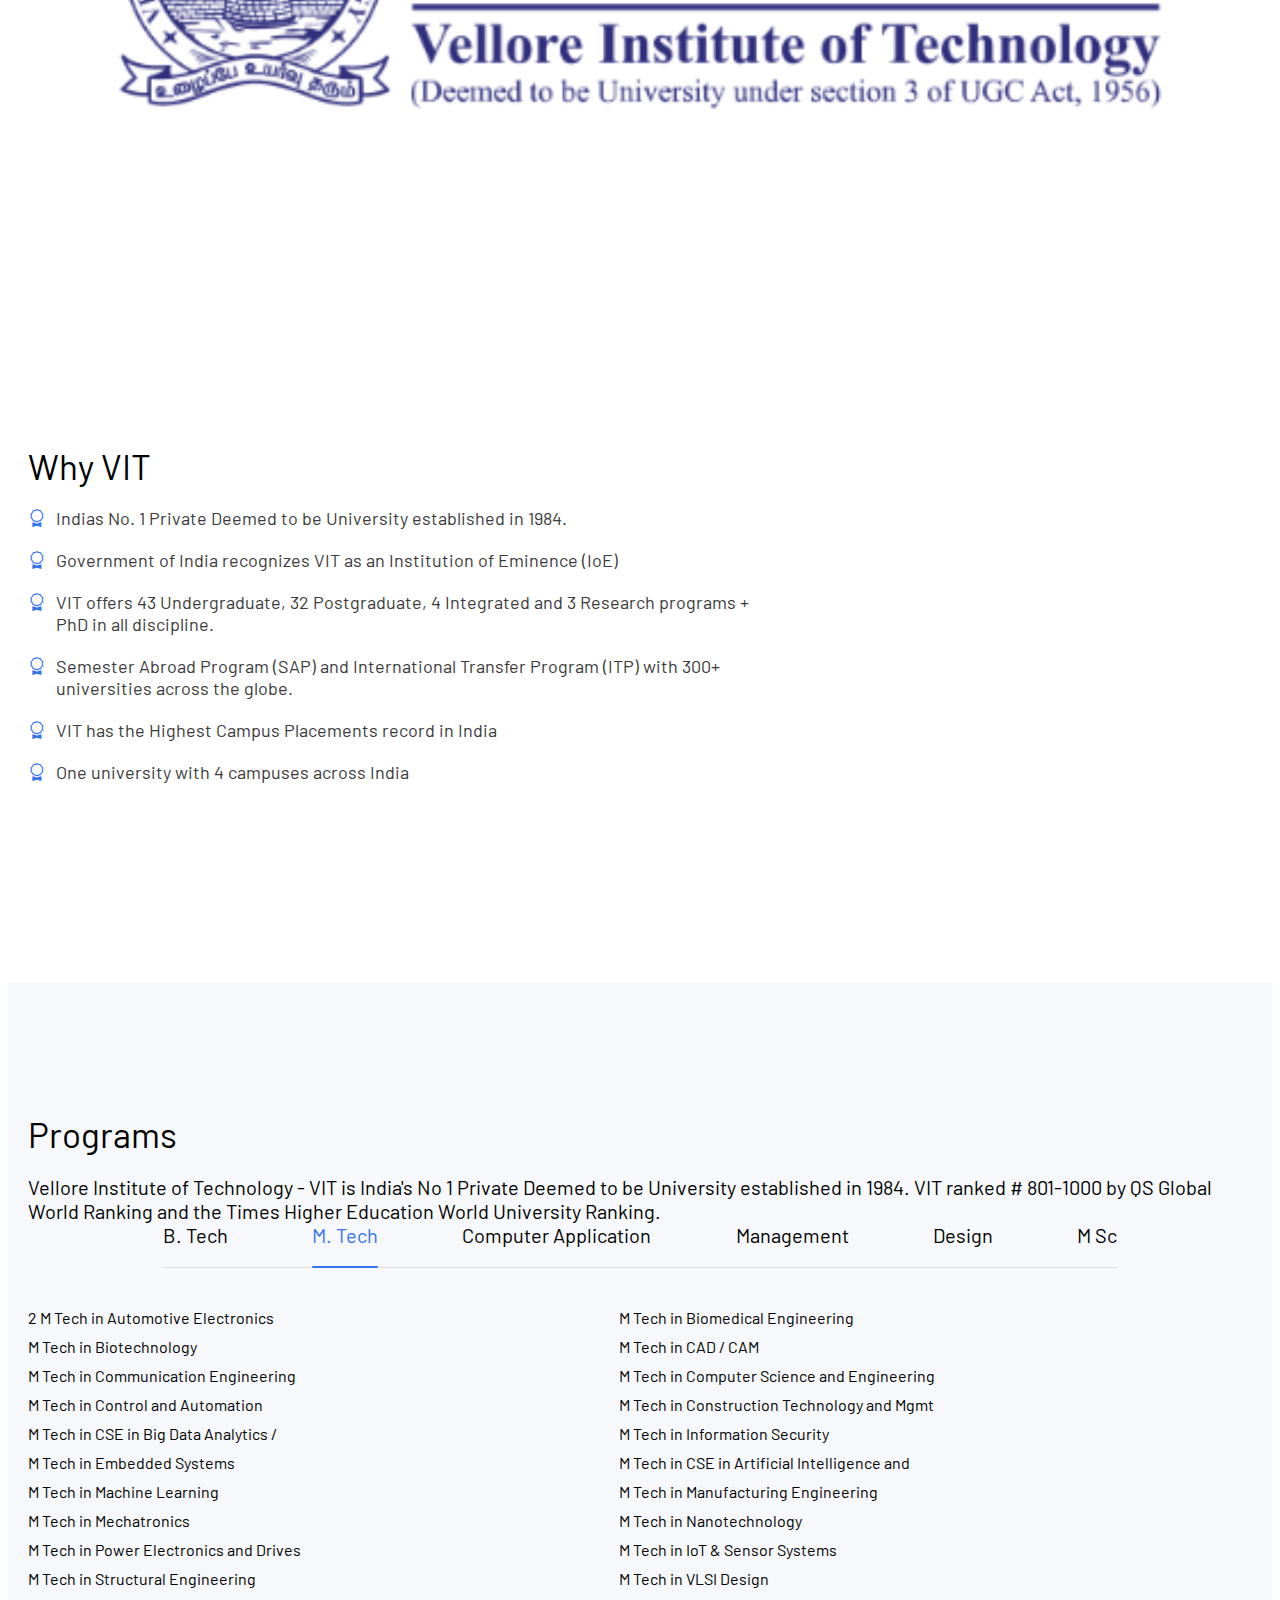
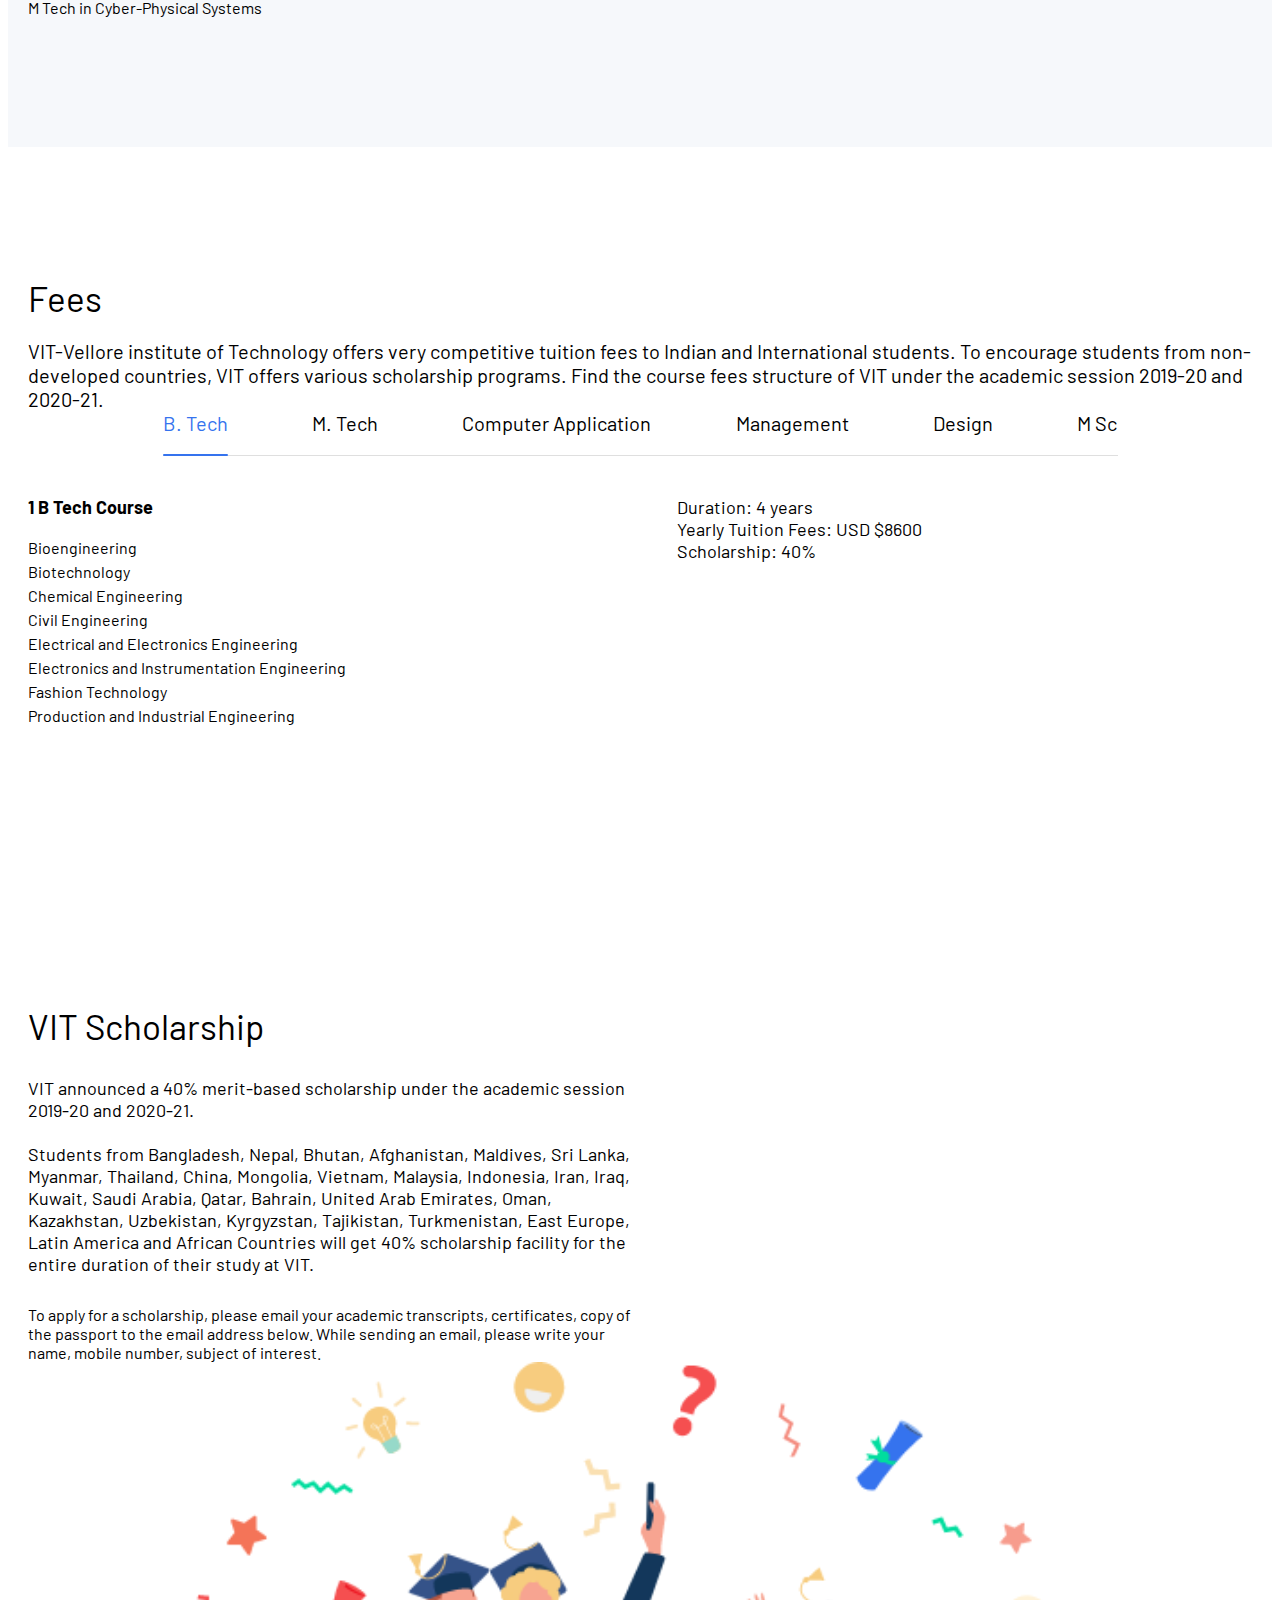
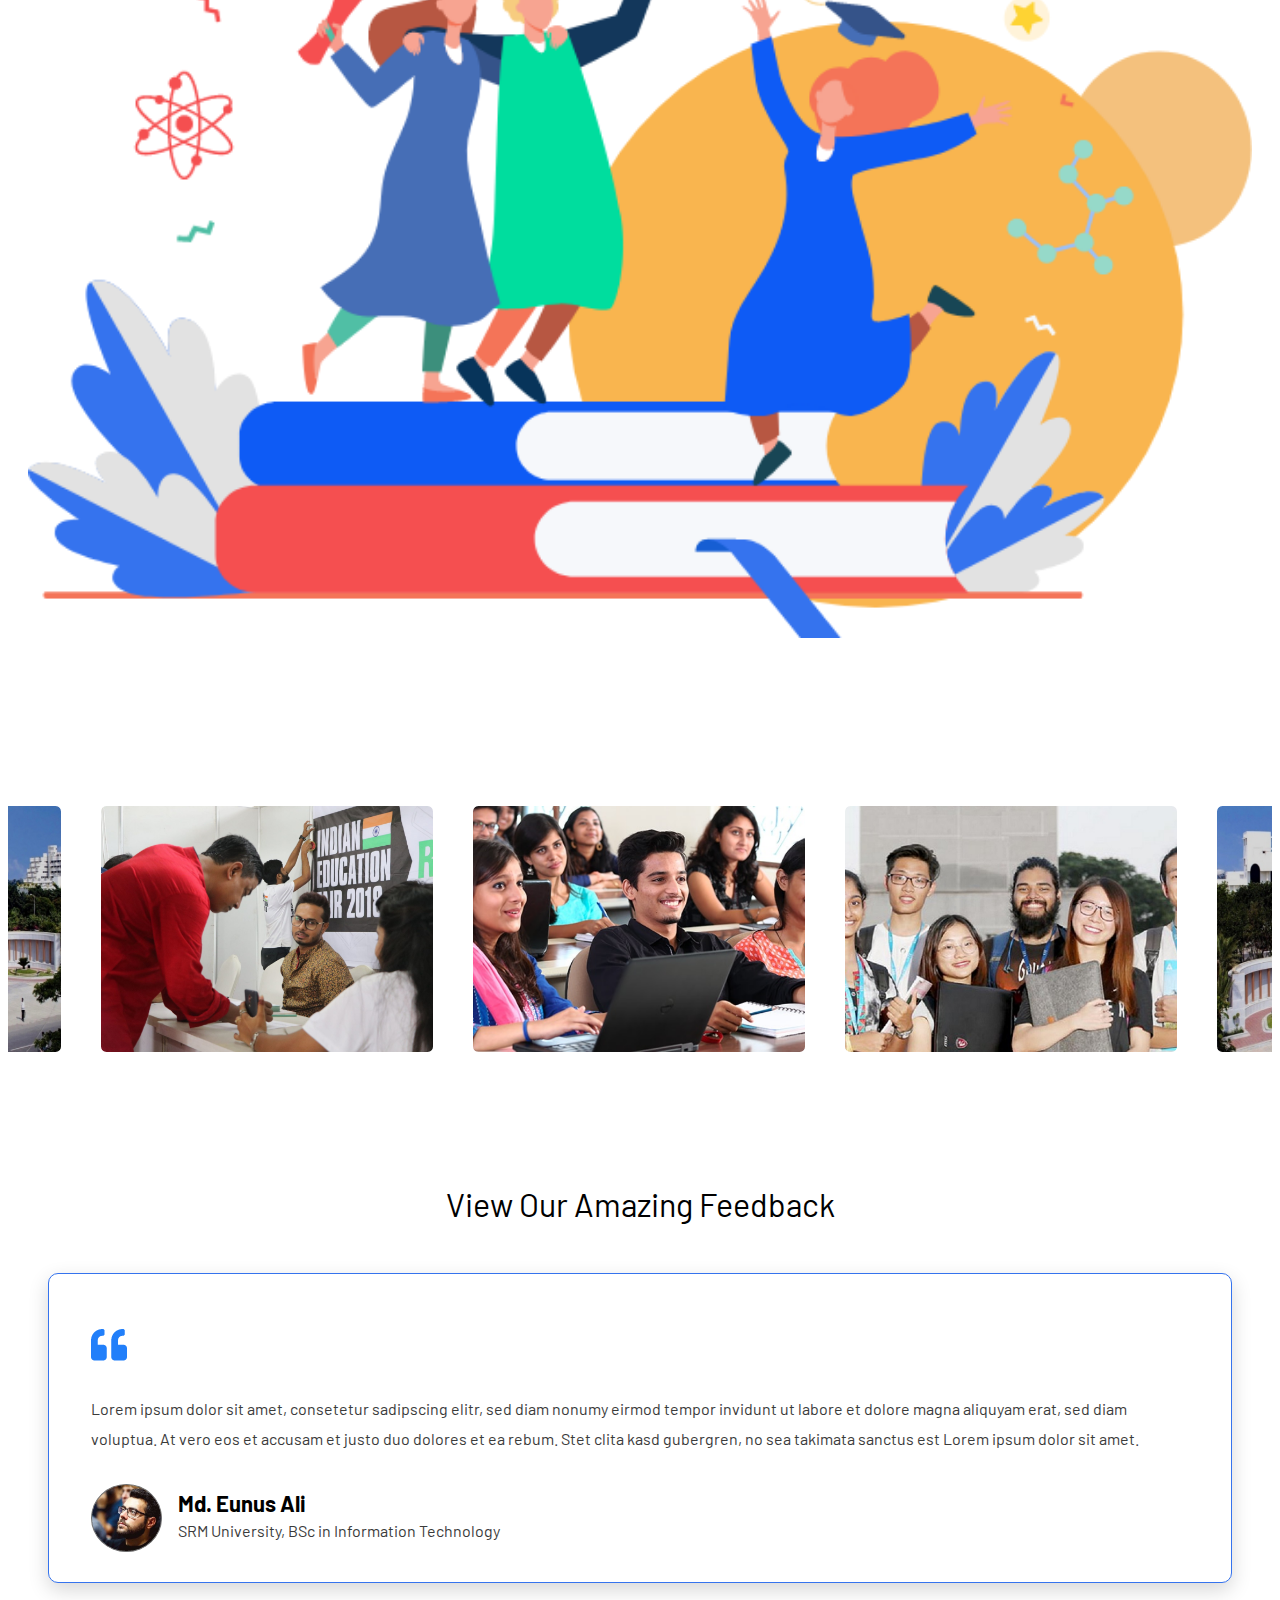
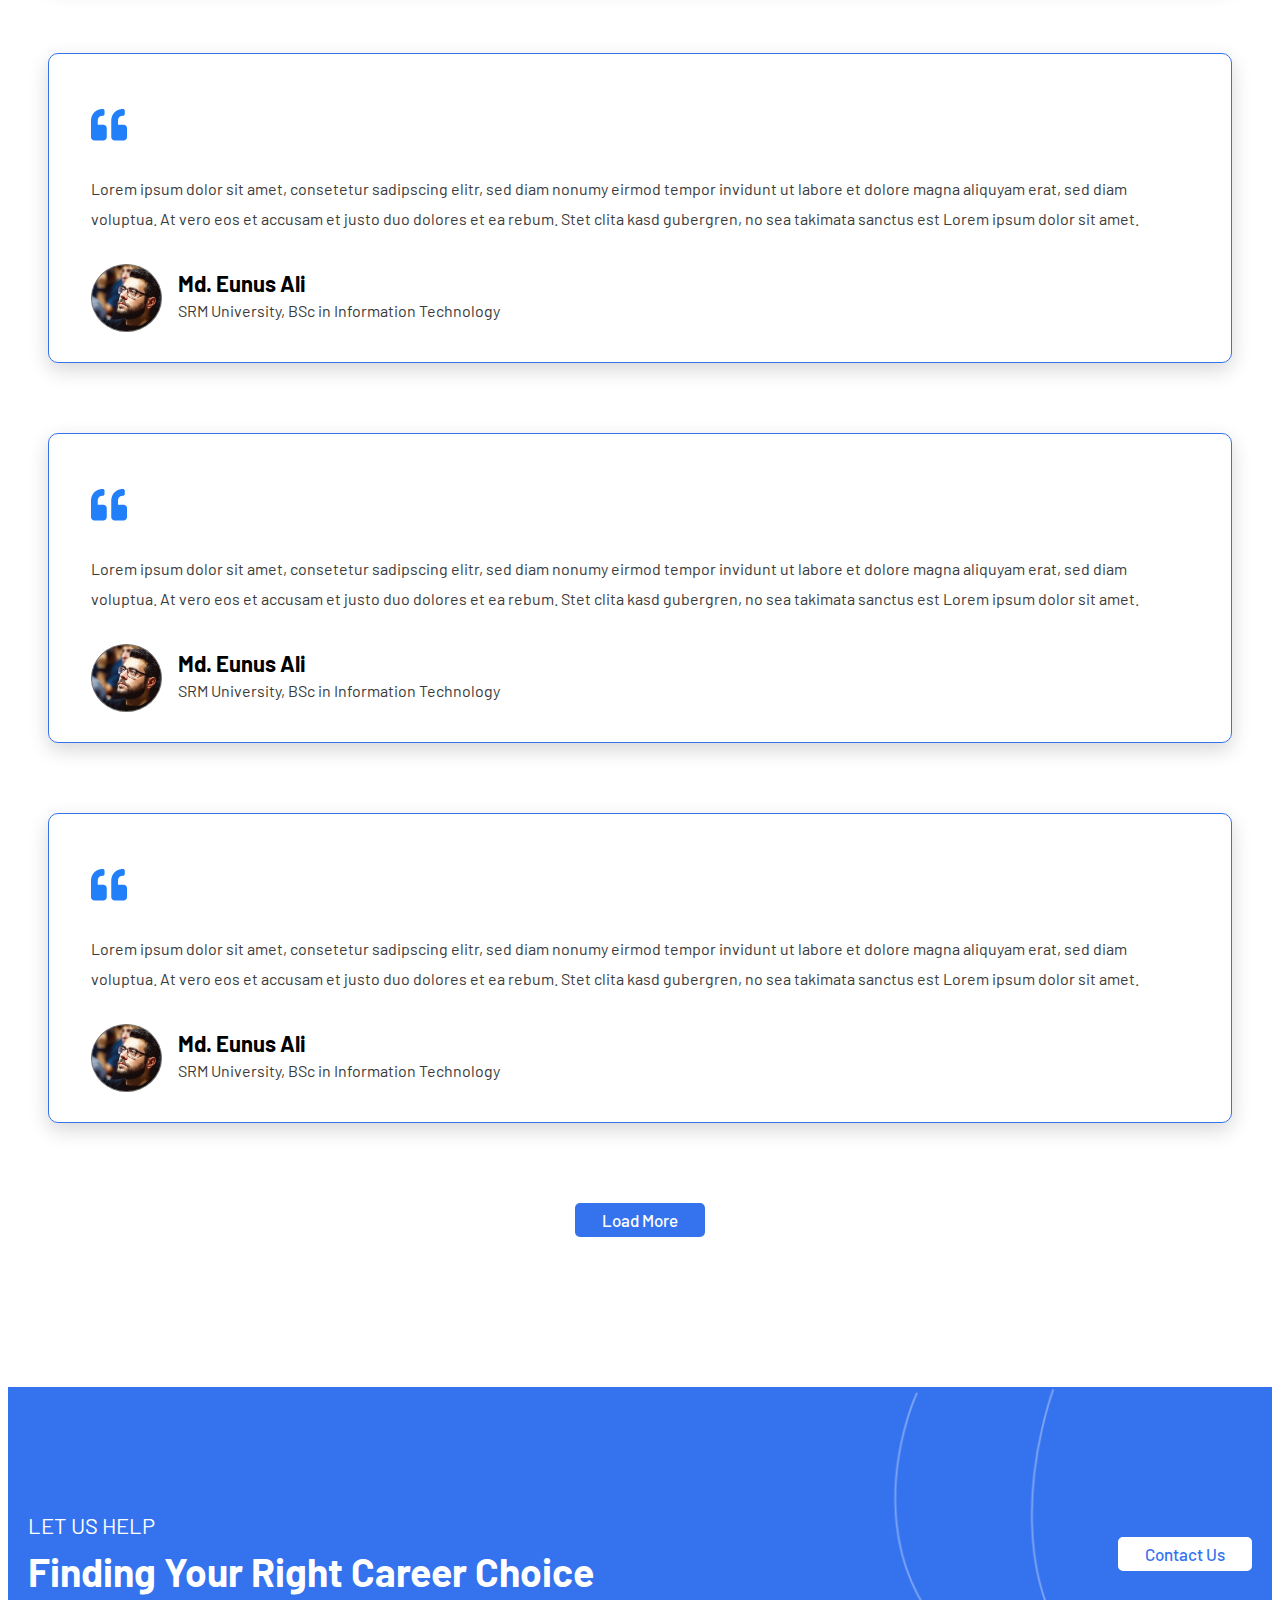
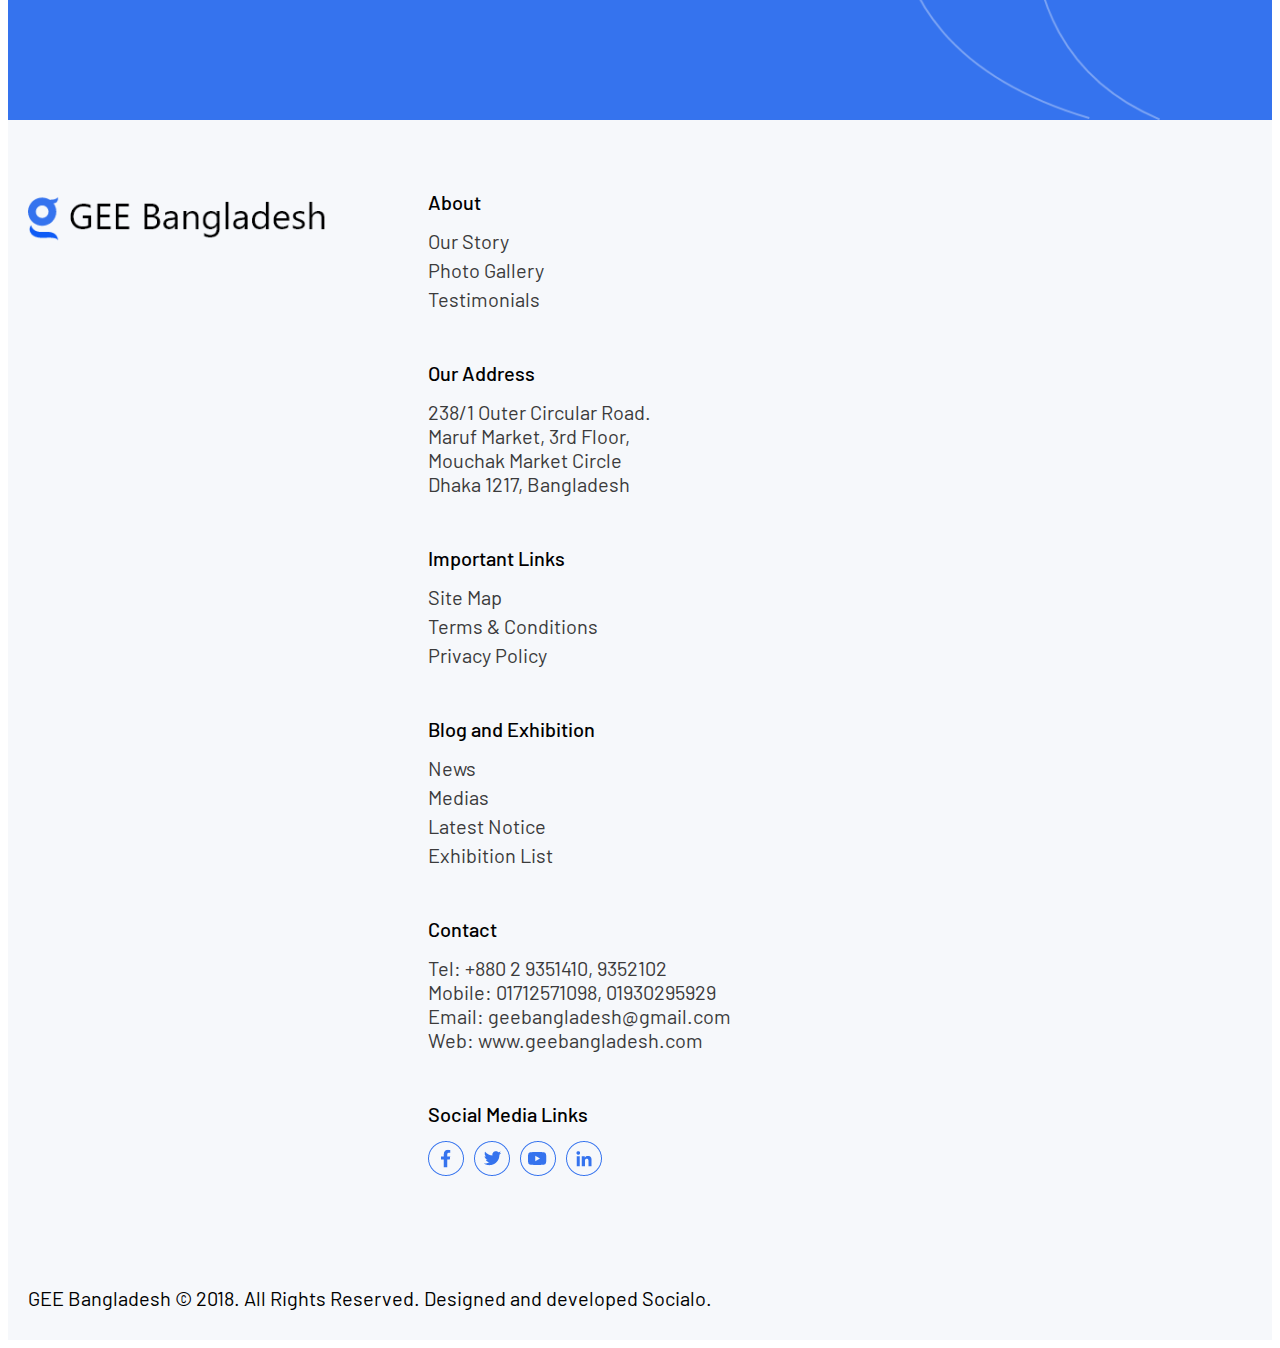
<file: varsity_landing.html>
<!DOCTYPE html>
<html lang="en">
  <head>
    <meta charset="UTF-8" />
    <meta http-equiv="X-UA-Compatible" content="IE=edge" />
    <meta name="viewport" content="width=device-width, initial-scale=1.0" />
    <link rel="preconnect" href="https://fonts.googleapis.com" />
    <link rel="preconnect" href="https://fonts.gstatic.com" crossorigin />
    <!-- Google Font Integration -->
    <link
      href="https://fonts.googleapis.com/css2?family=Barlow:wght@400;500;600;700&display=swap"
      rel="stylesheet"
    />
    <!-- Bootstrap CSS -->
    <link
      href="https://cdn.jsdelivr.net/npm/bootstrap@5.1.3/dist/css/bootstrap.min.css"
      rel="stylesheet"
      integrity="sha384-1BmE4kWBq78iYhFldvKuhfTAU6auU8tT94WrHftjDbrCEXSU1oBoqyl2QvZ6jIW3"
      crossorigin="anonymous"
    />
    <!-- Bootstrap Icons -->
    <link
      rel="stylesheet"
      href="https://cdn.jsdelivr.net/npm/bootstrap-icons@1.7.2/font/bootstrap-icons.css"
    />
    <link rel="stylesheet" href="css/glide.core.css" />
    <link rel="stylesheet" href="css/glide.theme.css" />
    <!-- Custom CSS -->
    <link rel="stylesheet" href="css/style.css" />
    <title>GEE Bangladesh</title>
  </head>
  <body>
    <header>
      <nav>
        <div class="custom-container main-nav">
          <div class="logo">
            <a href="#"><img src="img/logo.png" alt="" /></a>
          </div>
          <ul id="menu">
            <li><a href="#">Universitites</a></li>
            <li><a href="#">Programs</a></li>
            <li><a href="#">About Us</a></li>
            <li><a href="#">Exhibitions</a></li>
            <li><a href="#">Guides</a></li>
            <li><a href="#">Contact</a></li>
            <li>
              <a href="#" class="menu-btn"
                ><i class="bi bi-person-fill"></i> Sign In</a
              >
            </li>
          </ul>
          <div class="toggler">
            <i class="bi bi-list"></i>
          </div>
        </div>
      </nav>
    </header>
    <section class="v-landing-banner">
      <div class="banner-header custom-container">
        <nav aria-label="breadcrumb">
          <ol class="breadcrumb">
            <li class="breadcrumb-item"><a href="#">Home</a></li>
            <li class="breadcrumb-item"><a href="#">University</a></li>
            <li class="breadcrumb-item active" aria-current="page">
              VIT University
            </li>
          </ol>
        </nav>
        <ul class="landing-nav">
          <li><a href="#">Program</a></li>
          <li><a href="#">Fees</a></li>
          <li><a href="#">Scholarship</a></li>
          <li><a href="#">Accomodation</a></li>
          <li><a href="#">Gallery</a></li>
        </ul>
      </div>
      <div class="banner-body custom-container">
        <img src="img/landing-banner.png" alt="" class="banner-bg" />
        <div class="row banner-row">
          <div class="col-lg-6">
            <div class="landing-box">
              <h2>Vellore Institute of Technology</h2>
              <p>
                Check whether VIT University is right for you as an
                international student.
              </p>
              <a href="#" class="b-btn">Apply Now</a>
            </div>
          </div>
          <div class="col-lg-4">
            <div class="landing-details">
              <h2>University Facts</h2>
              <div class="fact-row">
                <div class="fact-box">
                  <div class="fact-content">
                    <p>Total Programs</p>
                    <span>50+</span>
                  </div>
                  <div class="fact-img">
                    <img src="img/program.png" alt="" />
                  </div>
                </div>
                <div class="fact-box">
                  <div class="fact-content">
                    <p>Rank</p>
                    <span>3500</span>
                  </div>
                  <div class="fact-img">
                    <img src="img/rank.png" alt="" />
                  </div>
                </div>
                <div class="fact-box">
                  <div class="fact-content">
                    <p>Nationalities</p>
                    <span>60</span>
                  </div>
                  <div class="fact-img">
                    <img src="img/natioinal.png" alt="" />
                  </div>
                </div>
                <div class="fact-box">
                  <div class="fact-content">
                    <p>Campus Acre</p>
                    <span>150</span>
                  </div>
                  <div class="fact-img">
                    <img src="img/campus.png" alt="" />
                  </div>
                </div>
              </div>
            </div>
          </div>
        </div>
      </div>
    </section>
    <section class="common-section custom-container">
      <div class="row list-row">
        <div class="col-lg-6">
          <div class="section-list">
            <h2>Global Recognition</h2>
            <ul>
              <li>
                <i class="bi bi-award"></i>Ranked #800-1000 by QS World
                University Ranking 2019 and expected to be ranked among Worlds
                Top 200 universities within next 5 years.
              </li>
              <li>
                <i class="bi bi-award"></i>Ranked #800-1000 by the Times Higher
                Education World University Ranking 2019
              </li>
              <li>
                <i class="bi bi-award"></i>Ranked No 1 among all private higher
                education institutions in India by ARIIA Ranking 2019
              </li>
              <li>
                <i class="bi bi-award"></i>Ranked no 18 among all private and
                public engineering institutions in India (including IIT and NIT)
                by NIRF Ranking 2019.
              </li>
              <li>
                <i class="bi bi-award"></i>Ranked No 19 among all private and
                public universities in India by NIRF Ranking 2019
              </li>
              <li>
                <i class="bi bi-award"></i>Ranked No 32 among all higher
                education institutions in India by NIRF Ranking 2019
              </li>
            </ul>
          </div>
        </div>
        <div class="col-lg-4">
          <div class="section-img">
            <img src="img/globe.png" alt="" />
          </div>
        </div>
      </div>
    </section>
    <section class="common-section custom-container">
      <div class="row list-row flex-inverse">
        <div class="col-lg-4">
          <div class="section-img">
            <img src="img/vit-logo.png" alt="" />
          </div>
        </div>
        <div class="col-lg-6">
          <div class="section-list">
            <h2>Why VIT</h2>
            <ul>
              <li>
                <i class="bi bi-award"></i>Indias No. 1 Private Deemed to be
                University established in 1984.
              </li>
              <li>
                <i class="bi bi-award"></i>Government of India recognizes VIT as
                an Institution of Eminence (IoE)
              </li>
              <li>
                <i class="bi bi-award"></i>VIT offers 43 Undergraduate, 32
                Postgraduate, 4 Integrated and 3 Research programs + PhD in all
                discipline.
              </li>
              <li>
                <i class="bi bi-award"></i>Semester Abroad Program (SAP) and
                International Transfer Program (ITP) with 300+ universities
                across the globe.
              </li>
              <li>
                <i class="bi bi-award"></i>VIT has the Highest Campus Placements
                record in India
              </li>
              <li>
                <i class="bi bi-award"></i>One university with 4 campuses across
                India
              </li>
            </ul>
          </div>
        </div>
      </div>
    </section>
    <section class="varsity-tab custom-container">
      <div class="row justify-content-between">
        <div class="col-lg-4">
          <div class="vtab-text">
            <h2>Programs</h2>
            <p>
              Vellore Institute of Technology - VIT is India's No 1 Private
              Deemed to be University established in 1984. VIT ranked # 801-1000
              by QS Global World Ranking and the Times Higher Education World
              University Ranking.
            </p>
          </div>
        </div>
        <div class="col-lg-7">
          <div class="vtab-wrapper">
            <div class="tab">
              <ul class="program-category">
                <li>B. Tech</li>
                <li class="tab-active">M. Tech</li>
                <li>Computer Application</li>
                <li>Management</li>
                <li>Design</li>
                <li>M Sc</li>
              </ul>
            </div>
            <ul class="tab-list">
              <li>1 M Tech in Automotive Electronics</li>
              <li>M Tech in Biomedical Engineering</li>
              <li>M Tech in Biotechnology</li>
              <li>M Tech in CAD / CAM</li>
              <li>M Tech in Communication Engineering</li>
              <li>M Tech in Computer Science and Engineering</li>
              <li>M Tech in Control and Automation</li>
              <li>M Tech in Construction Technology and Mgmt</li>
              <li>M Tech in CSE in Big Data Analytics /</li>
              <li>M Tech in Information Security</li>
              <li>M Tech in Embedded Systems</li>
              <li>M Tech in CSE in Artificial Intelligence and</li>
              <li>M Tech in Machine Learning</li>
              <li>M Tech in Manufacturing Engineering</li>
              <li>M Tech in Mechatronics</li>
              <li>M Tech in Nanotechnology</li>
              <li>M Tech in Power Electronics and Drives</li>
              <li>M Tech in IoT & Sensor Systems</li>
              <li>M Tech in Structural Engineering</li>
              <li>M Tech in VLSI Design</li>
              <li>M Tech in Cyber-Physical Systems</li>
            </ul>
            <ul class="tab-list tab-list-active">
              <li>2 M Tech in Automotive Electronics</li>
              <li>M Tech in Biomedical Engineering</li>
              <li>M Tech in Biotechnology</li>
              <li>M Tech in CAD / CAM</li>
              <li>M Tech in Communication Engineering</li>
              <li>M Tech in Computer Science and Engineering</li>
              <li>M Tech in Control and Automation</li>
              <li>M Tech in Construction Technology and Mgmt</li>
              <li>M Tech in CSE in Big Data Analytics /</li>
              <li>M Tech in Information Security</li>
              <li>M Tech in Embedded Systems</li>
              <li>M Tech in CSE in Artificial Intelligence and</li>
              <li>M Tech in Machine Learning</li>
              <li>M Tech in Manufacturing Engineering</li>
              <li>M Tech in Mechatronics</li>
              <li>M Tech in Nanotechnology</li>
              <li>M Tech in Power Electronics and Drives</li>
              <li>M Tech in IoT & Sensor Systems</li>
              <li>M Tech in Structural Engineering</li>
              <li>M Tech in VLSI Design</li>
              <li>M Tech in Cyber-Physical Systems</li>
            </ul>
            <ul class="tab-list">
              <li>3 M Tech in Automotive Electronics</li>
              <li>M Tech in Biomedical Engineering</li>
              <li>M Tech in Biotechnology</li>
              <li>M Tech in CAD / CAM</li>
              <li>M Tech in Communication Engineering</li>
              <li>M Tech in Computer Science and Engineering</li>
              <li>M Tech in Control and Automation</li>
              <li>M Tech in Construction Technology and Mgmt</li>
              <li>M Tech in CSE in Big Data Analytics /</li>
              <li>M Tech in Information Security</li>
              <li>M Tech in Embedded Systems</li>
              <li>M Tech in CSE in Artificial Intelligence and</li>
              <li>M Tech in Machine Learning</li>
              <li>M Tech in Manufacturing Engineering</li>
              <li>M Tech in Mechatronics</li>
              <li>M Tech in Nanotechnology</li>
              <li>M Tech in Power Electronics and Drives</li>
              <li>M Tech in IoT & Sensor Systems</li>
              <li>M Tech in Structural Engineering</li>
              <li>M Tech in VLSI Design</li>
              <li>M Tech in Cyber-Physical Systems</li>
            </ul>
            <ul class="tab-list">
              <li>4 M Tech in Automotive Electronics</li>
              <li>M Tech in Biomedical Engineering</li>
              <li>M Tech in Biotechnology</li>
              <li>M Tech in CAD / CAM</li>
              <li>M Tech in Communication Engineering</li>
              <li>M Tech in Computer Science and Engineering</li>
              <li>M Tech in Control and Automation</li>
              <li>M Tech in Construction Technology and Mgmt</li>
              <li>M Tech in CSE in Big Data Analytics /</li>
              <li>M Tech in Information Security</li>
              <li>M Tech in Embedded Systems</li>
              <li>M Tech in CSE in Artificial Intelligence and</li>
              <li>M Tech in Machine Learning</li>
              <li>M Tech in Manufacturing Engineering</li>
              <li>M Tech in Mechatronics</li>
              <li>M Tech in Nanotechnology</li>
              <li>M Tech in Power Electronics and Drives</li>
              <li>M Tech in IoT & Sensor Systems</li>
              <li>M Tech in Structural Engineering</li>
              <li>M Tech in VLSI Design</li>
              <li>M Tech in Cyber-Physical Systems</li>
            </ul>
            <ul class="tab-list">
              <li>5 M Tech in Automotive Electronics</li>
              <li>M Tech in Biomedical Engineering</li>
              <li>M Tech in Biotechnology</li>
              <li>M Tech in CAD / CAM</li>
              <li>M Tech in Communication Engineering</li>
              <li>M Tech in Computer Science and Engineering</li>
              <li>M Tech in Control and Automation</li>
              <li>M Tech in Construction Technology and Mgmt</li>
              <li>M Tech in CSE in Big Data Analytics /</li>
              <li>M Tech in Information Security</li>
              <li>M Tech in Embedded Systems</li>
              <li>M Tech in CSE in Artificial Intelligence and</li>
              <li>M Tech in Machine Learning</li>
              <li>M Tech in Manufacturing Engineering</li>
              <li>M Tech in Mechatronics</li>
              <li>M Tech in Nanotechnology</li>
              <li>M Tech in Power Electronics and Drives</li>
              <li>M Tech in IoT & Sensor Systems</li>
              <li>M Tech in Structural Engineering</li>
              <li>M Tech in VLSI Design</li>
              <li>M Tech in Cyber-Physical Systems</li>
            </ul>
            <ul class="tab-list">
              <li>6 M Tech in Automotive Electronics</li>
              <li>M Tech in Biomedical Engineering</li>
              <li>M Tech in Biotechnology</li>
              <li>M Tech in CAD / CAM</li>
              <li>M Tech in Communication Engineering</li>
              <li>M Tech in Computer Science and Engineering</li>
              <li>M Tech in Control and Automation</li>
              <li>M Tech in Construction Technology and Mgmt</li>
              <li>M Tech in CSE in Big Data Analytics /</li>
              <li>M Tech in Information Security</li>
              <li>M Tech in Embedded Systems</li>
              <li>M Tech in CSE in Artificial Intelligence and</li>
              <li>M Tech in Machine Learning</li>
              <li>M Tech in Manufacturing Engineering</li>
              <li>M Tech in Mechatronics</li>
              <li>M Tech in Nanotechnology</li>
              <li>M Tech in Power Electronics and Drives</li>
              <li>M Tech in IoT & Sensor Systems</li>
              <li>M Tech in Structural Engineering</li>
              <li>M Tech in VLSI Design</li>
              <li>M Tech in Cyber-Physical Systems</li>
            </ul>
          </div>
        </div>
      </div>
    </section>
    <section class="varsity-tab fees-tab custom-container">
      <div class="row justify-content-between">
        <div class="col-lg-4">
          <div class="vtab-text">
            <h2>Fees</h2>
            <p>
              VIT-Vellore institute of Technology offers very competitive
              tuition fees to Indian and International students. To encourage
              students from non-developed countries, VIT offers various
              scholarship programs. Find the course fees structure of VIT under
              the academic session 2019-20 and 2020-21.
            </p>
          </div>
        </div>
        <div class="col-lg-7">
          <div class="vtab-wrapper">
            <div class="tab">
              <ul class="program-category">
                <li class="tab-active">B. Tech</li>
                <li>M. Tech</li>
                <li>Computer Application</li>
                <li>Management</li>
                <li>Design</li>
                <li>M Sc</li>
              </ul>
            </div>
            <ul class="tab-list tab-list-active">
              <li>
                <h2>1 B Tech Course</h2>
                <ul>
                  <li>Bioengineering</li>
                  <li>Biotechnology</li>
                  <li>Chemical Engineering</li>
                  <li>Civil Engineering</li>
                  <li>Electrical and Electronics Engineering</li>
                  <li>Electronics and Instrumentation Engineering</li>
                  <li>Fashion Technology</li>
                  <li>Production and Industrial Engineering</li>
                </ul>
              </li>
              <li>
                <p>Duration: 4 years</p>
                <p>Yearly Tuition Fees: USD $8600</p>
                <p>Scholarship: 40%</p>
              </li>
            </ul>
            <ul class="tab-list">
              <li>
                <h2>2 B Tech Course</h2>
                <ul>
                  <li>Bioengineering</li>
                  <li>Biotechnology</li>
                  <li>Chemical Engineering</li>
                  <li>Civil Engineering</li>
                  <li>Electrical and Electronics Engineering</li>
                  <li>Electronics and Instrumentation Engineering</li>
                  <li>Fashion Technology</li>
                  <li>Production and Industrial Engineering</li>
                </ul>
              </li>
              <li>
                <p>Duration: 4 years</p>
                <p>Yearly Tuition Fees: USD$ 8600</p>
                <p>Scholarship: 40%</p>
              </li>
            </ul>
            <ul class="tab-list">
              <li>
                <h2>3 B Tech Course</h2>
                <ul>
                  <li>Bioengineering</li>
                  <li>Biotechnology</li>
                  <li>Chemical Engineering</li>
                  <li>Civil Engineering</li>
                  <li>Electrical and Electronics Engineering</li>
                  <li>Electronics and Instrumentation Engineering</li>
                  <li>Fashion Technology</li>
                  <li>Production and Industrial Engineering</li>
                </ul>
              </li>
              <li>
                <p>Duration: 4 years</p>
                <p>Yearly Tuition Fees: USD$ 8600</p>
                <p>Scholarship: 40%</p>
              </li>
            </ul>
            <ul class="tab-list">
              <li>
                <h2>4 B Tech Course</h2>
                <ul>
                  <li>Bioengineering</li>
                  <li>Biotechnology</li>
                  <li>Chemical Engineering</li>
                  <li>Civil Engineering</li>
                  <li>Electrical and Electronics Engineering</li>
                  <li>Electronics and Instrumentation Engineering</li>
                  <li>Fashion Technology</li>
                  <li>Production and Industrial Engineering</li>
                </ul>
              </li>
              <li>
                <p>Duration: 4 years</p>
                <p>Yearly Tuition Fees: USD$ 8600</p>
                <p>Scholarship: 40%</p>
              </li>
            </ul>
            <ul class="tab-list">
              <li>
                <h2>5 B Tech Course</h2>
                <ul>
                  <li>Bioengineering</li>
                  <li>Biotechnology</li>
                  <li>Chemical Engineering</li>
                  <li>Civil Engineering</li>
                  <li>Electrical and Electronics Engineering</li>
                  <li>Electronics and Instrumentation Engineering</li>
                  <li>Fashion Technology</li>
                  <li>Production and Industrial Engineering</li>
                </ul>
              </li>
              <li>
                <p>Duration: 4 years</p>
                <p>Yearly Tuition Fees: USD$ 8600</p>
                <p>Scholarship: 40%</p>
              </li>
            </ul>
            <ul class="tab-list">
              <li>
                <h2>6 B Tech Course</h2>
                <ul>
                  <li>Bioengineering</li>
                  <li>Biotechnology</li>
                  <li>Chemical Engineering</li>
                  <li>Civil Engineering</li>
                  <li>Electrical and Electronics Engineering</li>
                  <li>Electronics and Instrumentation Engineering</li>
                  <li>Fashion Technology</li>
                  <li>Production and Industrial Engineering</li>
                </ul>
              </li>
              <li>
                <p>Duration: 4 years</p>
                <p>Yearly Tuition Fees: USD$ 8600</p>
                <p>Scholarship: 40%</p>
              </li>
            </ul>
          </div>
        </div>
      </div>
    </section>
    <section class="custom-container scholarship">
      <div class="row">
        <div class="col-lg-6">
          <div class="sc-box sc-text">
            <h2>VIT Scholarship</h2>
            <p>
              VIT announced a 40% merit-based scholarship under the academic
              session 2019-20 and 2020-21. <br /><br />
              Students from Bangladesh, Nepal, Bhutan, Afghanistan, Maldives,
              Sri Lanka, Myanmar, Thailand, China, Mongolia, Vietnam, Malaysia,
              Indonesia, Iran, Iraq, Kuwait, Saudi Arabia, Qatar, Bahrain,
              United Arab Emirates, Oman, Kazakhstan, Uzbekistan, Kyrgyzstan,
              Tajikistan, Turkmenistan, East Europe, Latin America and African
              Countries will get 40% scholarship facility for the entire
              duration of their study at VIT.
            </p>
            <span
              >To apply for a scholarship, please email your academic
              transcripts, certificates, copy of the passport to the email
              address below. While sending an email, please write your name,
              mobile number, subject of interest.
            </span>
          </div>
        </div>
        <div class="col-lg-6">
          <div class="sc-box">
            <img src="img/scholarship.png" alt="" />
          </div>
        </div>
      </div>
    </section>
    <section class="full-slider">
      <div class="glide landing-slider">
        <div class="glide__track" data-glide-el="track">
          <ul class="glide__slides">
            <li class="glide__slide">
              <div class="lslider-img">
                <img src="img/landing-slider/s1.png" alt="" />
              </div>
            </li>
            <li class="glide__slide">
              <div class="lslider-img">
                <img src="img/landing-slider/s2.png" alt="" />
              </div>
            </li>
            <li class="glide__slide">
              <div class="lslider-img">
                <img src="img/landing-slider/s3.png" alt="" />
              </div>
            </li>
            <li class="glide__slide">
              <div class="lslider-img">
                <img src="img/landing-slider/s4.png" alt="" />
              </div>
            </li>
          </ul>
        </div>
      </div>
    </section>
    <section class="feedback custom-container common-section">
      <h2 class="h-35">View Our Amazing Feedback</h2>
      <div class="row feedback-row">
        <div class="col-lg-6">
          <div class="slider-box-wrapper">
            <div class="slider-box">
              <img src="img/quote.png" alt="" />
              <p class="para slider-text">
                Lorem ipsum dolor sit amet, consetetur sadipscing elitr, sed
                diam nonumy eirmod tempor invidunt ut labore et dolore magna
                aliquyam erat, sed diam voluptua. At vero eos et accusam et
                justo duo dolores et ea rebum. Stet clita kasd gubergren, no sea
                takimata sanctus est Lorem ipsum dolor sit amet.
              </p>
              <div class="slider-user">
                <img src="img/user.png" alt="" />
                <div class="user-box">
                  <h2>Md. Eunus Ali</h2>
                  <p class="para">
                    SRM University, BSc in Information Technology
                  </p>
                </div>
              </div>
            </div>
          </div>
        </div>
        <div class="col-lg-6">
          <div class="slider-box-wrapper">
            <div class="slider-box">
              <img src="img/quote.png" alt="" />
              <p class="para slider-text">
                Lorem ipsum dolor sit amet, consetetur sadipscing elitr, sed
                diam nonumy eirmod tempor invidunt ut labore et dolore magna
                aliquyam erat, sed diam voluptua. At vero eos et accusam et
                justo duo dolores et ea rebum. Stet clita kasd gubergren, no sea
                takimata sanctus est Lorem ipsum dolor sit amet.
              </p>
              <div class="slider-user">
                <img src="img/user.png" alt="" />
                <div class="user-box">
                  <h2>Md. Eunus Ali</h2>
                  <p class="para">
                    SRM University, BSc in Information Technology
                  </p>
                </div>
              </div>
            </div>
          </div>
        </div>
        <div class="col-lg-6">
          <div class="slider-box-wrapper">
            <div class="slider-box">
              <img src="img/quote.png" alt="" />
              <p class="para slider-text">
                Lorem ipsum dolor sit amet, consetetur sadipscing elitr, sed
                diam nonumy eirmod tempor invidunt ut labore et dolore magna
                aliquyam erat, sed diam voluptua. At vero eos et accusam et
                justo duo dolores et ea rebum. Stet clita kasd gubergren, no sea
                takimata sanctus est Lorem ipsum dolor sit amet.
              </p>
              <div class="slider-user">
                <img src="img/user.png" alt="" />
                <div class="user-box">
                  <h2>Md. Eunus Ali</h2>
                  <p class="para">
                    SRM University, BSc in Information Technology
                  </p>
                </div>
              </div>
            </div>
          </div>
        </div>
        <div class="col-lg-6">
          <div class="slider-box-wrapper">
            <div class="slider-box">
              <img src="img/quote.png" alt="" />
              <p class="para slider-text">
                Lorem ipsum dolor sit amet, consetetur sadipscing elitr, sed
                diam nonumy eirmod tempor invidunt ut labore et dolore magna
                aliquyam erat, sed diam voluptua. At vero eos et accusam et
                justo duo dolores et ea rebum. Stet clita kasd gubergren, no sea
                takimata sanctus est Lorem ipsum dolor sit amet.
              </p>
              <div class="slider-user">
                <img src="img/user.png" alt="" />
                <div class="user-box">
                  <h2>Md. Eunus Ali</h2>
                  <p class="para">
                    SRM University, BSc in Information Technology
                  </p>
                </div>
              </div>
            </div>
          </div>
        </div>
      </div>
      <div class="middle-btn">
        <a href="#" class="b-btn">Load More</a>
      </div>
    </section>
    <section class="main-cta custom-container">
      <img src="img/main-cta.png" alt="" />
      <div class="cta-text">
        <p>LET US HELP</p>
        <h2>Finding Your Right Career Choice</h2>
      </div>
      <a href="#" class="w-btn">Contact Us</a>
    </section>
    <footer class="custom-container">
      <div class="footer-content">
        <div class="logo">
          <img src="img/logo.png" alt="" />
        </div>
        <div class="row footer-menu">
          <div class="col-lg-3 col-md-6">
            <div class="footer-menu-box">
              <h2>About</h2>
              <ul>
                <li><a href="#">Our Story</a></li>
                <li><a href="#">Photo Gallery</a></li>
                <li><a href="#">Testimonials</a></li>
              </ul>
            </div>
          </div>
          <div class="col-lg-5 col-md-6">
            <div class="footer-menu-box">
              <h2>Our Address</h2>
              <p>
                238/1 Outer Circular Road. Maruf Market, 3rd Floor, Mouchak
                Market Circle Dhaka 1217, Bangladesh
              </p>
            </div>
          </div>
          <div class="col-lg-4 col-md-6">
            <div class="footer-menu-box">
              <h2>Important Links</h2>
              <ul>
                <li><a href="#">Site Map</a></li>
                <li><a href="#">Terms & Conditions</a></li>
                <li><a href="#">Privacy Policy</a></li>
              </ul>
            </div>
          </div>
          <div class="col-lg-3 col-md-6">
            <div class="footer-menu-box">
              <h2>Blog and Exhibition</h2>
              <ul>
                <li><a href="#">News</a></li>
                <li><a href="#">Medias</a></li>
                <li><a href="#">Latest Notice</a></li>
                <li><a href="#">Exhibition List</a></li>
              </ul>
            </div>
          </div>
          <div class="col-lg-5 col-md-6">
            <div class="footer-menu-box">
              <h2>Contact</h2>
              <p class="contact-para">
                Tel: +880 2 9351410, 9352102 <br />
                Mobile: 01712571098, 01930295929 <br />
                Email: geebangladesh@gmail.com <br />
                Web: www.geebangladesh.com
              </p>
            </div>
          </div>
          <div class="col-lg-4 col-md-6">
            <div class="footer-menu-box">
              <h2>Social Media Links</h2>
              <div class="social-logos">
                <a href="#"><img src="img/fb.png" alt="" /></a>
                <a href="#"><img src="img/tw.png" alt="" /></a>
                <a href="#"><img src="img/yt.png" alt="" /></a>
                <a href="#"><img src="img/linkedin.png" alt="" /></a>
              </div>
            </div>
          </div>
        </div>
      </div>
      <p class="copyright">
        GEE Bangladesh © 2018. All Rights Reserved. Designed and developed
        Socialo.
      </p>
    </footer>
    <!-- Bootstrap JavaScript -->
    <script
      src="https://cdn.jsdelivr.net/npm/bootstrap@5.1.3/dist/js/bootstrap.bundle.min.js"
      integrity="sha384-ka7Sk0Gln4gmtz2MlQnikT1wXgYsOg+OMhuP+IlRH9sENBO0LRn5q+8nbTov4+1p"
      crossorigin="anonymous"
    ></script>
    <script src="js/navbar.js"></script>
    <script src="js/glide.js"></script>
    <script src="js/custom.js"></script>
    <script>
      new Glide(".landing-slider", {
        type: "carousel",
        perView: 2,
        autoplay: 2000,
        peek: {
          after: 80,
          before: 450,
        },
        breakpoints: {
          1100: {
            perView: 1,
          },
          790: {
            perView: 1,
            peek: {
              after: 50,
              before: 50,
            },
          },
        },
      }).mount();
    </script>
  </body>
</html>
</file>
<file: css/style.css>
body,
html {
  overflow-x: hidden;
  font-family: "Barlow", sans-serif;
  padding-top: 50px;
}

h2,
p,
ul,
ol {
  margin: 0;
  padding: 0;
}

ul {
  list-style: none;
}

a {
  text-decoration: none;
  display: -webkit-box;
  display: -ms-flexbox;
  display: flex;
  -webkit-box-align: center;
      -ms-flex-align: center;
          align-items: center;
}

.custom-container {
  padding-left: 270px;
  padding-right: 270px;
}

@media screen and (max-width: 1800px) {
  .custom-container {
    padding-left: 170px;
    padding-right: 170px;
  }
}

@media screen and (max-width: 1550px) {
  .custom-container {
    padding-left: 70px;
    padding-right: 70px;
  }
}

@media screen and (max-width: 1330px) {
  .custom-container {
    padding-left: 20px;
    padding-right: 20px;
  }
}

.custom-container-left {
  padding-left: 270px;
  padding-right: 270px;
  padding-right: 0;
}

@media screen and (max-width: 1800px) {
  .custom-container-left {
    padding-left: 170px;
    padding-right: 170px;
  }
}

@media screen and (max-width: 1550px) {
  .custom-container-left {
    padding-left: 70px;
    padding-right: 70px;
  }
}

@media screen and (max-width: 1330px) {
  .custom-container-left {
    padding-left: 20px;
    padding-right: 20px;
  }
}

@media screen and (max-width: 1800px) {
  .custom-container-left {
    padding-left: 170px;
    padding-right: 0;
  }
}

@media screen and (max-width: 1550px) {
  .custom-container-left {
    padding-left: 70px;
    padding-right: 0px;
  }
}

@media screen and (max-width: 1330px) {
  .custom-container-left {
    padding-left: 20px;
    padding-right: 0px;
  }
}

.custom-container-right {
  padding-left: 270px;
  padding-right: 270px;
  padding-left: 0;
}

@media screen and (max-width: 1800px) {
  .custom-container-right {
    padding-left: 170px;
    padding-right: 170px;
  }
}

@media screen and (max-width: 1550px) {
  .custom-container-right {
    padding-left: 70px;
    padding-right: 70px;
  }
}

@media screen and (max-width: 1330px) {
  .custom-container-right {
    padding-left: 20px;
    padding-right: 20px;
  }
}

@media screen and (max-width: 1800px) {
  .custom-container-right {
    padding-left: 0px;
    padding-right: 170;
  }
}

@media screen and (max-width: 1550px) {
  .custom-container-right {
    padding-left: 0px;
    padding-right: 70px;
  }
}

@media screen and (max-width: 1330px) {
  .custom-container-right {
    padding-left: 0px;
    padding-right: 20px;
  }
}

.t-btn {
  font-weight: 500;
  font-size: 17px;
  padding: 5px 25px;
  border-radius: 5px;
  display: -webkit-box;
  display: -ms-flexbox;
  display: flex;
  -webkit-box-align: center;
      -ms-flex-align: center;
          align-items: center;
  -webkit-box-pack: center;
      -ms-flex-pack: center;
          justify-content: center;
  border: 2px solid white;
  background-color: transparent;
  color: white;
  -webkit-transition: 0.5s;
  transition: 0.5s;
}

.t-btn i {
  font-size: 30px;
  margin-left: 5px;
}

.t-btn:hover {
  background-color: white;
  color: #3573ee;
}

.w-btn {
  font-weight: 500;
  font-size: 17px;
  padding: 5px 25px;
  border-radius: 5px;
  display: -webkit-box;
  display: -ms-flexbox;
  display: flex;
  -webkit-box-align: center;
      -ms-flex-align: center;
          align-items: center;
  -webkit-box-pack: center;
      -ms-flex-pack: center;
          justify-content: center;
  border: 2px solid white;
  color: #3573ee;
  background-color: white;
}

.w-btn i {
  font-size: 30px;
  margin-left: 5px;
}

.b-btn {
  font-weight: 500;
  font-size: 17px;
  padding: 5px 25px;
  border-radius: 5px;
  display: -webkit-box;
  display: -ms-flexbox;
  display: flex;
  -webkit-box-align: center;
      -ms-flex-align: center;
          align-items: center;
  -webkit-box-pack: center;
      -ms-flex-pack: center;
          justify-content: center;
  border: 2px solid #3573ee;
  background-color: #3573ee;
  color: white;
  -webkit-transition: 0.5s;
  transition: 0.5s;
}

.b-btn i {
  font-size: 30px;
  margin-left: 5px;
}

.b-btn:hover {
  background-color: white;
  color: #3573ee;
}

.o-btn {
  font-weight: 500;
  font-size: 17px;
  padding: 5px 25px;
  border-radius: 5px;
  display: -webkit-box;
  display: -ms-flexbox;
  display: flex;
  -webkit-box-align: center;
      -ms-flex-align: center;
          align-items: center;
  -webkit-box-pack: center;
      -ms-flex-pack: center;
          justify-content: center;
  border: 2px solid #3573ee;
  background-color: white;
  color: #3573ee;
  -webkit-transition: 0.5s;
  transition: 0.5s;
}

.o-btn i {
  font-size: 30px;
  margin-left: 5px;
}

.o-btn:hover {
  background-color: #3573ee;
  color: white;
}

.h-35 {
  color: black;
  font-size: calc(28px + (35 - 28) * ((100vw - 300px) / (1920 - 300)));
  font-weight: 400;
  text-align: center;
}

.main-nav {
  height: 100px;
  width: 100%;
  background-color: white;
  position: fixed;
  top: 0;
  left: 0;
  display: -webkit-box;
  display: -ms-flexbox;
  display: flex;
  -webkit-box-pack: justify;
      -ms-flex-pack: justify;
          justify-content: space-between;
  -webkit-box-align: center;
      -ms-flex-align: center;
          align-items: center;
  -webkit-box-shadow: 0px 3px 6px rgba(0, 0, 0, 0.11);
          box-shadow: 0px 3px 6px rgba(0, 0, 0, 0.11);
  z-index: 9999;
}

.main-nav .logo {
  padding: 21px 0px;
}

.main-nav .logo img {
  height: 100%;
}

.main-nav ul {
  display: -webkit-box;
  display: -ms-flexbox;
  display: flex;
  -webkit-box-align: center;
      -ms-flex-align: center;
          align-items: center;
  background-color: white;
}

.main-nav ul li {
  margin-left: 32px;
}

.main-nav ul li a {
  font-size: 18px;
  color: #3b3b3b;
  font-weight: 500;
}

.main-nav ul li .menu-btn {
  background-color: #3573ee;
  color: white;
  padding: 9.5px 26px;
  border-radius: 5px;
  border: 2px solid #3573ee;
  -webkit-transition: 0.5s;
  transition: 0.5s;
}

.main-nav ul li .menu-btn:hover {
  background-color: white;
  color: #3573ee;
}

.main-nav .toggler {
  color: #3b3b3b;
  font-size: 40px;
  cursor: pointer;
  display: none;
}

@media screen and (max-width: 1200px) {
  .main-nav .logo img {
    width: 200px;
    height: auto;
  }
  .main-nav ul {
    position: fixed;
    top: 100px;
    left: -100%;
    height: 90vh;
    width: 100%;
    -webkit-box-orient: vertical;
    -webkit-box-direction: normal;
        -ms-flex-direction: column;
            flex-direction: column;
    -webkit-box-pack: center;
        -ms-flex-pack: center;
            justify-content: center;
    -webkit-transition: left 0.5s cubic-bezier(0.25, 0.46, 0.45, 0.94);
    transition: left 0.5s cubic-bezier(0.25, 0.46, 0.45, 0.94);
  }
  .main-nav ul li {
    margin: 20px 0px;
  }
  .main-nav ul li a {
    display: block;
  }
  .main-nav .open-menu {
    left: 0%;
  }
  .main-nav .toggler {
    display: block;
  }
}

.banner {
  height: 683px;
  width: 100%;
  position: relative;
}

@media screen and (max-width: 992px) {
  .banner {
    height: auto;
    padding-top: 50px;
  }
  .banner .banner-right {
    margin-top: 50px;
  }
  .banner .banner-right img {
    width: 100%;
    height: auto;
  }
}

.banner .banner-img {
  height: 100%;
  width: 100%;
  -o-object-fit: cover;
     object-fit: cover;
  position: absolute;
  top: 0;
  left: 0;
  z-index: -1;
}

.banner .banner-left {
  height: 100%;
  display: -webkit-box;
  display: -ms-flexbox;
  display: flex;
  -webkit-box-orient: vertical;
  -webkit-box-direction: normal;
      -ms-flex-direction: column;
          flex-direction: column;
  -webkit-box-pack: center;
      -ms-flex-pack: center;
          justify-content: center;
}

.banner .banner-left h2 {
  color: white;
  font-size: calc(40px + (45 - 40) * ((100vw - 300px) / (1920 - 300)));
  max-width: 600px;
}

.banner .banner-left p {
  color: white;
  font-size: calc(18px + (20 - 18) * ((100vw - 300px) / (1920 - 300)));
  margin: 20px 0px 30px 0px;
  max-width: 560px;
}

.banner .banner-left .banner-btn {
  display: -webkit-box;
  display: -ms-flexbox;
  display: flex;
}

.banner .banner-left .banner-btn a {
  margin-right: 20px;
}

.banner .banner-right img {
  height: 100%;
}

.common-section {
  padding-top: 115px;
}

@media screen and (max-width: 992px) {
  .common-section {
    padding-top: 60px;
  }
}

.para {
  font-size: 18px;
  color: #3b3b3b;
  line-height: 30px;
}

.img-text-box {
  margin-top: 100px;
  padding-left: 50px;
}

.img-text-box .img-box {
  height: 225px;
  width: 100%;
  display: -webkit-box;
  display: -ms-flexbox;
  display: flex;
  -webkit-box-align: center;
      -ms-flex-align: center;
          align-items: center;
}

.img-text-box h2 {
  font-size: 28px;
  color: black;
  margin-top: 30px;
  margin-bottom: 15px;
}

.img-text-box p {
  max-width: 346px;
}

@media screen and (max-width: 1350px) {
  .img-text-box {
    padding-left: 0px;
    text-align: center;
    margin-top: 50px;
  }
  .img-text-box .img-box {
    -webkit-box-pack: center;
        -ms-flex-pack: center;
            justify-content: center;
  }
  .img-text-box p {
    margin: 0 auto;
  }
}

.small-cta {
  text-align: center;
}

.small-cta p {
  background-color: #f6f8fb;
  font-size: 20px;
  color: black;
  padding: 18px 60px;
  max-width: 912px;
  margin: 0 auto;
}

.small-cta .cta-btn {
  margin-top: 20px;
  display: -webkit-box;
  display: -ms-flexbox;
  display: flex;
  -webkit-box-pack: center;
      -ms-flex-pack: center;
          justify-content: center;
}

@media screen and (max-width: 450px) {
  .small-cta p {
    padding: 18px 20px;
  }
}

.img-banner {
  height: 398px;
  width: 100%;
  position: relative;
  overflow-x: hidden;
  z-index: 1;
}

.img-banner .banner-text {
  height: 100%;
  width: 495px;
  background-color: #353b6c;
  color: white;
  display: -webkit-box;
  display: -ms-flexbox;
  display: flex;
  -webkit-box-orient: vertical;
  -webkit-box-direction: normal;
      -ms-flex-direction: column;
          flex-direction: column;
  -webkit-box-pack: center;
      -ms-flex-pack: center;
          justify-content: center;
  padding-left: 40px;
  position: relative;
  z-index: 1;
}

.img-banner .banner-text h2 {
  font-size: calc(30px + (45 - 30) * ((100vw - 300px) / (1920 - 300)));
}

.img-banner .banner-text p {
  font-size: 16px;
  margin-top: 20px;
}

.img-banner .banner-text a {
  color: white;
  font-size: 20px;
  display: inline-block;
  margin-top: 20px;
}

.img-banner .banner-text:after {
  content: "";
  position: absolute;
  height: 100%;
  width: 100%;
  background-color: #353b6c;
  top: 0;
  right: 0;
  -webkit-transform-origin: top;
          transform-origin: top;
  -webkit-transform: skewX(23deg);
          transform: skewX(23deg);
  z-index: -1;
}

.img-banner img {
  position: absolute;
  height: 100%;
  top: 0;
  right: 0;
  z-index: -1;
}

@media screen and (max-width: 992px) {
  .img-banner {
    height: auto;
  }
  .img-banner img {
    position: static;
    width: 100%;
    height: auto;
  }
  .img-banner .banner-text {
    width: 100%;
    height: auto;
    padding: 40px 20px;
  }
  .img-banner .banner-text:after {
    display: none;
  }
}

.tab {
  max-width: 955px;
  margin-top: 80px;
  margin-left: auto;
  margin-right: auto;
  border-bottom: 1px solid #dfdfdf;
  margin-bottom: 20px;
}

.tab ul {
  width: 100%;
  display: -webkit-box;
  display: -ms-flexbox;
  display: flex;
  -webkit-box-pack: justify;
      -ms-flex-pack: justify;
          justify-content: space-between;
}

.tab ul li {
  font-size: 20px;
  color: black;
  padding-bottom: 20px;
  position: relative;
}

.tab ul li:after {
  content: "";
  position: absolute;
  height: 2px;
  width: 100%;
  bottom: -1px;
  left: 0px;
  display: none;
  background-color: #3573ee;
  border-radius: 3px;
}

.tab ul li:hover {
  color: #3573ee;
  cursor: pointer;
}

.tab ul li:hover:after {
  display: block;
}

.tab ul .tab-active {
  color: #3573ee;
}

.tab ul .tab-active:after {
  display: block;
}

@media screen and (max-width: 850px) {
  .tab {
    margin-top: 20px;
    margin-bottom: 20px;
    border-bottom: none;
  }
  .tab ul {
    -webkit-box-pack: center;
        -ms-flex-pack: center;
            justify-content: center;
    -ms-flex-wrap: wrap;
        flex-wrap: wrap;
  }
  .tab ul li {
    font-size: 18px;
    margin: 10px;
    padding-bottom: 10px;
  }
}

.event-tab {
  max-width: 622px;
}

.tab-row {
  display: none;
}

.notice-box-wrapper {
  padding: 0px 20px;
}

@media screen and (max-width: 765px) {
  .notice-box-wrapper {
    padding: 0px;
  }
}

.notice-box {
  padding: 20px;
  background-color: white;
  border-radius: 10px;
  -webkit-box-shadow: 0px 7px 20px rgba(0, 0, 0, 0.16);
          box-shadow: 0px 7px 20px rgba(0, 0, 0, 0.16);
  margin-top: 60px;
}

.notice-box img {
  width: 100%;
}

.notice-box h2 {
  font-size: 22px;
  color: black;
  margin: 20px 0px 15px 0px;
}

.notice-box p {
  margin-bottom: 25px;
  font-size: 16px;
  line-height: 25px;
}

.notice-box a {
  color: #3573ee;
}

.notice-btn {
  margin-top: 60px;
  display: -webkit-box;
  display: -ms-flexbox;
  display: flex;
  -webkit-box-pack: center;
      -ms-flex-pack: center;
          justify-content: center;
}

.event-box-wrapper {
  padding: 0px 20px;
}

@media screen and (max-width: 765px) {
  .event-box-wrapper {
    padding: 0px;
  }
}

.event-box {
  display: -webkit-box;
  display: -ms-flexbox;
  display: flex;
  -webkit-box-align: center;
      -ms-flex-align: center;
          align-items: center;
  background-color: white;
  border-radius: 10px;
  -webkit-box-shadow: 0px 7px 20px rgba(0, 0, 0, 0.16);
          box-shadow: 0px 7px 20px rgba(0, 0, 0, 0.16);
  margin-top: 60px;
  padding: 20px;
}

.event-box img {
  width: 40%;
}

.event-box .event-text {
  padding-left: 23px;
}

.event-box .event-text h2 {
  font-size: 22px;
  margin-bottom: 20px;
}

.event-box .event-text li {
  font-size: 16px;
  margin-bottom: 5px;
  display: -webkit-box;
  display: -ms-flexbox;
  display: flex;
  -webkit-box-align: center;
      -ms-flex-align: center;
          align-items: center;
  color: #3b3b3b;
}

.event-box .event-text li i {
  margin-right: 10px;
}

.event-box .event-text a {
  color: #3573ee;
  font-size: 16px;
  font-weight: 600;
  display: inline-block;
  margin-top: 20px;
}

@media screen and (max-width: 580px) {
  .event-box {
    -webkit-box-orient: vertical;
    -webkit-box-direction: normal;
        -ms-flex-direction: column;
            flex-direction: column;
    -webkit-box-align: start;
        -ms-flex-align: start;
            align-items: flex-start;
  }
  .event-box img {
    width: 100%;
  }
  .event-box .event-text {
    padding-left: 0;
    margin-top: 20px;
  }
}

.map-wrapper {
  max-width: 975px;
  height: 491px;
  margin: 40px auto 0px auto;
  overflow-x: hidden;
  position: relative;
}

.map-wrapper .map-img {
  height: 100%;
  width: 100%;
  -o-object-fit: cover;
     object-fit: cover;
  position: absolute;
  top: 0;
  left: 0;
}

.map-wrapper .partners {
  display: -ms-grid;
  display: grid;
  -ms-grid-columns: auto auto auto;
      grid-template-columns: auto auto auto;
  grid-gap: 40px;
  padding: 40px 0px;
}

.map-wrapper .partners img {
  width: 100%;
}

@media screen and (max-width: 840px) {
  .map-wrapper {
    height: auto;
  }
}

@media screen and (max-width: 550px) {
  .map-wrapper {
    margin-top: 0px;
  }
  .map-wrapper .partners {
    -ms-grid-columns: auto auto;
        grid-template-columns: auto auto;
    grid-gap: 20px;
  }
}

.slider-heading {
  max-width: 588px;
  font-weight: 400;
  font-size: calc(30px + (45 - 30) * ((100vw - 300px) / (1920 - 300)));
}

.slider-heading span {
  color: #3573ee;
}

.main-slider {
  margin-top: 60px;
  margin-left: -20px;
}

@media screen and (max-width: 560px) {
  .main-slider {
    margin-left: -10px;
  }
}

.slider-box-wrapper {
  padding: 20px;
}

.slider-box-wrapper .slider-box {
  padding: 55px 42px 30px 42px;
  background-color: white;
  border: 1px solid #3573ee;
  border-radius: 10px;
  -webkit-box-shadow: 0px 7px 20px rgba(0, 0, 0, 0.16);
          box-shadow: 0px 7px 20px rgba(0, 0, 0, 0.16);
}

.slider-box-wrapper .slider-box .slider-text {
  margin: 30px 0px;
  font-size: 16px;
  color: #3b3b3b;
}

.slider-box-wrapper .slider-box .slider-user {
  display: -webkit-box;
  display: -ms-flexbox;
  display: flex;
  -webkit-box-align: center;
      -ms-flex-align: center;
          align-items: center;
}

.slider-box-wrapper .slider-box .slider-user .user-box {
  margin-left: 16px;
}

.slider-box-wrapper .slider-box .slider-user .user-box h2 {
  font-size: 22px;
}

.slider-box-wrapper .slider-box .slider-user .user-box p {
  font-size: 16px;
}

@media screen and (max-width: 560px) {
  .slider-box-wrapper {
    padding-right: 10px;
    padding-left: 10px;
  }
  .slider-box-wrapper .slider-box {
    padding: 25px;
  }
  .slider-box-wrapper .slider-box .slider-text {
    margin: 20px 0px;
    line-height: 26px;
  }
  .slider-box-wrapper .slider-box .slider-user .user-box {
    margin-left: 10px;
  }
  .slider-box-wrapper .slider-box .slider-user .user-box h2 {
    font-size: 20px;
  }
  .slider-box-wrapper .slider-box .slider-user .user-box p {
    line-height: 20px;
    margin-top: 10px;
  }
}

.main-slider .glide__arrow {
  color: #3573ee;
  padding: 0;
  border: none;
  -webkit-box-shadow: none;
          box-shadow: none;
  text-shadow: none;
  font-size: 40px;
  top: 110%;
}

.main-slider .glide__arrow--left {
  left: 20px;
}

.main-slider .glide__arrow--right {
  left: 80px;
}

.main-cta {
  margin-top: 150px;
  position: relative;
  display: -webkit-box;
  display: -ms-flexbox;
  display: flex;
  -webkit-box-pack: justify;
      -ms-flex-pack: justify;
          justify-content: space-between;
  -webkit-box-align: center;
      -ms-flex-align: center;
          align-items: center;
  padding-top: 125px;
  padding-bottom: 125px;
}

.main-cta img {
  position: absolute;
  top: 0;
  left: 0;
  height: 100%;
  width: 100%;
  -o-object-fit: cover;
     object-fit: cover;
  z-index: -1;
}

.main-cta .cta-text p {
  font-size: 22px;
  color: white;
}

.main-cta .cta-text h2 {
  font-size: calc(30px + (45 - 30) * ((100vw - 300px) / (1920 - 300)));
  color: white;
  margin-top: 10px;
}

@media screen and (max-width: 780px) {
  .main-cta {
    -webkit-box-orient: vertical;
    -webkit-box-direction: normal;
        -ms-flex-direction: column;
            flex-direction: column;
    -webkit-box-align: start;
        -ms-flex-align: start;
            align-items: flex-start;
    padding: 80px 20px;
  }
  .main-cta .cta-text {
    margin-bottom: 30px;
  }
}

footer {
  background-color: #f6f8fb;
  padding-top: 70px;
  padding-bottom: 30px;
}

.footer-content {
  display: -webkit-box;
  display: -ms-flexbox;
  display: flex;
}

.footer-content .logo {
  margin-right: 100px;
}

.footer-content .logo img {
  width: 300px;
}

.footer-content .footer-menu {
  -webkit-box-flex: 1;
      -ms-flex: 1;
          flex: 1;
}

.footer-content .footer-menu-box {
  margin-bottom: 50px;
}

.footer-content .footer-menu-box h2 {
  color: black;
  font-size: 20px;
  font-weight: 500;
  margin-bottom: 15px;
}

.footer-content .footer-menu-box li {
  margin-top: 5px;
}

.footer-content .footer-menu-box li a {
  color: #3b3b3b;
  font-size: 20px;
}

.footer-content .footer-menu-box p {
  color: #3b3b3b;
  font-size: 20px;
  max-width: 250px;
}

.footer-content .footer-menu-box .contact-para {
  max-width: 100%;
}

.footer-content .footer-menu-box .social-logos {
  display: -webkit-box;
  display: -ms-flexbox;
  display: flex;
}

.footer-content .footer-menu-box .social-logos a {
  margin-right: 10px;
}

@media screen and (max-width: 1240px) {
  .footer-content .logo {
    margin-right: 50px;
  }
}

@media screen and (max-width: 1180px) {
  .footer-content {
    -webkit-box-orient: vertical;
    -webkit-box-direction: normal;
        -ms-flex-direction: column;
            flex-direction: column;
  }
  .footer-content .logo {
    margin-bottom: 50px;
  }
}

.copyright {
  margin-top: 60px;
  font-size: 20px;
}

@media screen and (max-width: 400px) {
  .copyright {
    margin-top: 0px;
  }
}

.search-banner-wrapper {
  background-color: #f6f8fb;
  overflow: hidden;
  padding-top: 50px;
}

.search-banner {
  display: -webkit-box;
  display: -ms-flexbox;
  display: flex;
  -webkit-box-pack: justify;
      -ms-flex-pack: justify;
          justify-content: space-between;
  -webkit-box-align: center;
      -ms-flex-align: center;
          align-items: center;
}

.search-banner h2 {
  max-width: 488px;
  font-weight: 400;
  font-size: calc(32px + (45 - 32) * ((100vw - 300px) / (1920 - 300)));
}

.search-banner .search-banner-img {
  position: relative;
}

.search-banner .search-banner-img .main-img {
  width: 295px;
}

.search-banner .search-banner-img .bg-img {
  position: absolute;
  top: 0;
  left: 36%;
  -webkit-transform: translateX(-50%);
          transform: translateX(-50%);
}

@media screen and (max-width: 1035px) {
  .search-banner {
    -webkit-box-orient: vertical;
    -webkit-box-direction: normal;
        -ms-flex-direction: column;
            flex-direction: column;
  }
  .search-banner h2 {
    margin-bottom: 60px;
  }
}

.search-tab {
  height: 70px;
  display: -ms-grid;
  display: grid;
  -ms-grid-columns: auto auto auto auto;
      grid-template-columns: auto auto auto auto;
}

.search-tab select,
.search-tab input {
  height: 100%;
  padding-left: 37px;
  padding-right: 30px;
  font-size: 22px;
  color: #bbbbbb;
  border: none;
  background-color: transparent;
}

.search-tab select:focus,
.search-tab input:focus {
  outline: none;
}

.search-tab .tab-input {
  border: 1px solid #bbbbbb;
  height: 100%;
}

.search-tab .institute {
  border-radius: 10px 0px 0px 10px;
}

.search-tab .subject {
  border-radius: 0px 10px 10px 0px;
  padding-right: 20px;
  display: -webkit-box;
  display: -ms-flexbox;
  display: flex;
  -webkit-box-align: center;
      -ms-flex-align: center;
          align-items: center;
  -webkit-box-pack: justify;
      -ms-flex-pack: justify;
          justify-content: space-between;
}

.search-tab .subject button {
  -ms-flex-negative: 0;
      flex-shrink: 0;
}

@media screen and (max-width: 1440px) {
  .search-tab {
    height: auto;
    -ms-grid-columns: auto auto;
        grid-template-columns: auto auto;
  }
  .search-tab input {
    width: 100%;
  }
  .search-tab .tab-input {
    height: 70px;
  }
  .search-tab .institute {
    border-radius: 0px;
  }
  .search-tab .subject {
    border-radius: 0px;
  }
}

@media screen and (max-width: 850px) {
  .search-tab {
    height: auto;
    -ms-grid-columns: auto;
        grid-template-columns: auto;
  }
  .search-tab .tab-input {
    height: 70px;
  }
  .search-tab .subject {
    height: auto;
    -webkit-box-orient: vertical;
    -webkit-box-direction: normal;
        -ms-flex-direction: column;
            flex-direction: column;
    padding-bottom: 20px;
    padding-right: 0px;
  }
  .search-tab .subject input {
    height: 70px;
  }
}

.varsity-list {
  border-radius: 10px;
  -webkit-box-shadow: 0px 7px 20px rgba(0, 0, 0, 0.2);
          box-shadow: 0px 7px 20px rgba(0, 0, 0, 0.2);
  padding: 30px;
  margin-top: 60px;
}

@media screen and (max-width: 400px) {
  .varsity-list {
    padding: 10px;
  }
}

.varsity-details {
  display: -webkit-box;
  display: -ms-flexbox;
  display: flex;
}

.varsity-details img {
  width: 165px;
}

.varsity-details .varsity-content {
  padding-left: 23px;
  -webkit-box-flex: 1;
      -ms-flex: 1;
          flex: 1;
  height: 100%;
}

.varsity-details .varsity-content h2 {
  font-size: 28px;
  font-weight: 400;
}

.varsity-details .varsity-content .v-address {
  font-size: 16px;
}

.varsity-details .varsity-content .type-fees {
  display: -ms-grid;
  display: grid;
  -ms-grid-columns: auto auto;
      grid-template-columns: auto auto;
  grid-column-gap: 20px;
  margin-top: 20px;
}

.varsity-details .varsity-content .type-fees .tf-box {
  background-color: #f6f8fb;
  border-radius: 5px;
  padding: 10px;
}

.varsity-details .varsity-content .type-fees .tf-box span {
  font-size: 14px;
}

@media screen and (max-width: 600px) {
  .varsity-details {
    -webkit-box-orient: vertical;
    -webkit-box-direction: normal;
        -ms-flex-direction: column;
            flex-direction: column;
  }
  .varsity-details .varsity-content {
    padding-left: 0;
    margin-top: 30px;
  }
}

@media screen and (max-width: 400px) {
  .varsity-details .varsity-content {
    margin-top: 20px;
  }
}

.v-line {
  width: 100%;
  height: 2px;
  background-color: #dfdfdf;
  margin: 20px 0px;
}

.v-btns {
  display: -webkit-box;
  display: -ms-flexbox;
  display: flex;
}

.v-btns .w-btn {
  border: 1px solid #3573ee;
  margin-left: 20px;
}

@media screen and (max-width: 400px) {
  .v-btns .w-btn {
    margin-left: 10px;
  }
}

.middle-btn {
  margin-top: 60px;
  display: -webkit-box;
  display: -ms-flexbox;
  display: flex;
  -webkit-box-pack: center;
      -ms-flex-pack: center;
          justify-content: center;
}

.banner-header {
  background-color: #3573ee;
  display: -webkit-box;
  display: -ms-flexbox;
  display: flex;
  -webkit-box-pack: justify;
      -ms-flex-pack: justify;
          justify-content: space-between;
  -webkit-box-align: center;
      -ms-flex-align: center;
          align-items: center;
  height: 70px;
}

.banner-header .breadcrumb {
  margin: 0;
}

.banner-header .breadcrumb-item {
  color: white;
}

.banner-header .breadcrumb-item a {
  color: white;
}

.banner-header .breadcrumb-item + .breadcrumb-item::before {
  color: white;
}

.banner-header .landing-nav {
  display: -webkit-box;
  display: -ms-flexbox;
  display: flex;
}

.banner-header .landing-nav li {
  margin-left: 30px;
}

.banner-header .landing-nav li a {
  color: white;
  font-size: 20px;
}

@media screen and (max-width: 880px) {
  .banner-header {
    -webkit-box-orient: vertical;
    -webkit-box-direction: normal;
        -ms-flex-direction: column;
            flex-direction: column;
    -webkit-box-align: start;
        -ms-flex-align: start;
            align-items: flex-start;
    height: auto;
    padding: 20px 0px 20px 20px;
  }
  .banner-header .landing-nav {
    -ms-flex-wrap: wrap;
        flex-wrap: wrap;
  }
  .banner-header .landing-nav li {
    margin-left: 0;
    margin-right: 20px;
    margin-top: 10px;
  }
}

.banner-body {
  position: relative;
  padding-top: 100px;
  padding-bottom: 100px;
}

.banner-body .banner-bg {
  top: 0;
  left: 0;
  position: absolute;
  height: 100%;
  width: 100%;
  -o-object-fit: cover;
     object-fit: cover;
  z-index: -1;
}

@media screen and (max-width: 992px) {
  .banner-body {
    padding-top: 50px;
    padding-bottom: 50px;
  }
}

.banner-row {
  -webkit-box-pack: justify;
      -ms-flex-pack: justify;
          justify-content: space-between;
}

.landing-box {
  height: 100%;
  display: -webkit-box;
  display: -ms-flexbox;
  display: flex;
  -webkit-box-orient: vertical;
  -webkit-box-direction: normal;
      -ms-flex-direction: column;
          flex-direction: column;
  -webkit-box-pack: center;
      -ms-flex-pack: center;
          justify-content: center;
  -webkit-box-align: start;
      -ms-flex-align: start;
          align-items: flex-start;
}

.landing-box h2 {
  color: white;
  font-weight: 400;
  font-size: calc(30px + (45 - 30) * ((100vw - 300px) / (1920 - 300)));
}

.landing-box p {
  color: white;
  font-size: 20px;
  margin-top: 16px;
}

.landing-box a {
  display: inline-block;
  margin-top: 45px;
}

.landing-details {
  background-color: white;
  border-radius: 10px;
  padding: 30px;
}

.landing-details h2 {
  font-size: 22px;
  font-weight: 400;
}

.landing-details .fact-row {
  display: -ms-grid;
  display: grid;
  -ms-grid-columns: auto auto;
      grid-template-columns: auto auto;
  grid-gap: 13px;
  margin-top: 20px;
}

.landing-details .fact-row .fact-box {
  background-color: #f6f8fb;
  border-radius: 5px;
  position: relative;
  padding: 10px;
}

.landing-details .fact-row .fact-box img {
  position: absolute;
  bottom: 10px;
  right: 10px;
  width: 20px;
}

.landing-details .fact-row .fact-box p {
  font-size: 16px;
}

.landing-details .fact-row .fact-box span {
  font-size: 20px;
}

@media screen and (max-width: 992px) {
  .landing-details {
    margin-top: 50px;
  }
}

.list-row {
  -webkit-box-pack: justify;
      -ms-flex-pack: justify;
          justify-content: space-between;
}

@media screen and (max-width: 992px) {
  .flex-inverse {
    -webkit-box-orient: vertical;
    -webkit-box-direction: reverse;
        -ms-flex-direction: column-reverse;
            flex-direction: column-reverse;
  }
}

.section-list {
  display: -webkit-box;
  display: -ms-flexbox;
  display: flex;
  -webkit-box-orient: vertical;
  -webkit-box-direction: normal;
      -ms-flex-direction: column;
          flex-direction: column;
  -webkit-box-pack: center;
      -ms-flex-pack: center;
          justify-content: center;
  height: 100%;
}

.section-list h2 {
  font-size: 35px;
  font-weight: 400;
}

.section-list ul {
  max-width: 730px;
}

.section-list ul li {
  margin-top: 20px;
  font-size: 18px;
  display: -webkit-box;
  display: -ms-flexbox;
  display: flex;
  color: #3b3b3b;
}

.section-list ul li i {
  margin-right: 10px;
  color: #3573ee;
}

.section-img img {
  width: 100%;
}

@media screen and (max-width: 992px) {
  .section-img {
    margin-top: 50px;
  }
}

.varsity-tab {
  background-color: #f6f8fb;
  margin-top: 200px;
  padding-top: 130px;
  padding-bottom: 130px;
}

@media screen and (max-width: 992px) {
  .varsity-tab {
    margin-top: 80px;
    padding-top: 50px;
    padding-bottom: 50px;
  }
}

.fees-tab {
  background-color: white;
  margin-top: 0;
}

.vtab-text h2 {
  font-size: 35px;
  font-weight: 400;
}

.vtab-text p {
  font-size: 20px;
  margin-top: 20px;
}

.vtab-wrapper .tab {
  margin-top: 0;
}

@media screen and (max-width: 992px) {
  .vtab-wrapper {
    margin-top: 40px;
  }
}

.tab-list {
  -ms-grid-columns: auto auto;
      grid-template-columns: auto auto;
  display: none;
  margin-top: 30px;
}

.tab-list li {
  margin-top: 10px;
}

.tab-list li h2 {
  font-size: 18px;
  margin-bottom: 20px;
}

.tab-list li ul li {
  margin-top: 5px;
}

.tab-list li p {
  font-size: 18px;
}

@media screen and (max-width: 750px) {
  .tab-list {
    -ms-grid-columns: auto;
        grid-template-columns: auto;
  }
}

.tab-list-active {
  display: -ms-grid;
  display: grid;
}

.scholarship {
  margin-top: 150px;
}

@media screen and (max-width: 992px) {
  .scholarship {
    margin-top: 80px;
  }
}

.sc-box h2 {
  font-size: 35px;
  font-weight: 400;
  margin-bottom: 30px;
}

.sc-box p {
  font-size: 18px;
  margin-bottom: 30px;
}

.sc-box img {
  width: 100%;
}

@media screen and (max-width: 992px) {
  .sc-box img {
    margin-top: 50px;
  }
}

.sc-text {
  max-width: 616px;
}

.full-slider {
  margin-top: 150px;
}

@media screen and (max-width: 500px) {
  .full-slider {
    margin-top: 80px;
  }
}

.lslider-img {
  padding: 15px;
}

.lslider-img img {
  width: 100%;
}

@media screen and (max-width: 500px) {
  .lslider-img {
    padding: 5px;
  }
}

.feedback-row {
  margin-top: 30px;
}

.feedback-row .slider-box-wrapper {
  margin-top: 30px;
}

@media screen and (max-width: 992px) {
  .feedback-row .slider-box-wrapper {
    margin-top: 10px;
  }
}

.ex-landing-header {
  background-color: #f6f8fb;
}

.ex-landing-header .breadcrumb-item {
  color: #3b3b3b;
}

.ex-landing-header .breadcrumb-item a {
  color: #3b3b3b;
}

.ex-landing-header .breadcrumb-item + .breadcrumb-item::before {
  color: #3b3b3b;
}

.ex-body {
  display: -webkit-box;
  display: -ms-flexbox;
  display: flex;
  padding-top: 50px;
}

.ex-body .ex-img {
  width: 100%;
  height: 464px;
  position: relative;
}

.ex-body .ex-img img {
  height: 100%;
  width: 100%;
  position: absolute;
  top: 0;
  left: 0;
  -o-object-fit: cover;
     object-fit: cover;
  border-radius: 10px;
}

.ex-body .ex-form {
  -ms-flex-negative: 0;
      flex-shrink: 0;
  width: 448px;
  background-color: #3573ee;
  padding: 30px;
  border-radius: 10px;
  margin-left: 50px;
}

.ex-body .ex-form h2 {
  color: white;
  font-size: 22px;
  font-weight: 400;
  margin-bottom: 30px;
}

.ex-body .ex-form input,
.ex-body .ex-form select {
  display: block;
  width: 100%;
  height: 48px;
  border-radius: 5px;
  background-color: white;
  margin-bottom: 15px;
  border: none;
  padding-left: 15px;
}

.ex-body .ex-form input:focus,
.ex-body .ex-form select:focus {
  outline: none;
}

.ex-body .ex-form button {
  margin-top: 10px;
  padding-top: 10px;
  padding-bottom: 10px;
}

@media screen and (max-width: 1000px) {
  .ex-body .ex-form {
    margin-left: 20px;
  }
}

@media screen and (max-width: 940px) {
  .ex-body {
    -webkit-box-orient: vertical;
    -webkit-box-direction: normal;
        -ms-flex-direction: column;
            flex-direction: column;
  }
  .ex-body .ex-form {
    width: 100%;
    margin-left: 0;
    margin-top: 40px;
  }
}

@media screen and (max-width: 400px) {
  .ex-body .ex-form {
    padding: 10px;
  }
}

.ex-tab {
  margin-top: 80px;
}

.ex-tab-wrapper {
  background-color: #f6f8fb;
  border-radius: 10px;
}

.ex-tab-header {
  display: -webkit-box;
  display: -ms-flexbox;
  display: flex;
  padding: 45px 45px 0px 45px;
}

.ex-tab-header li {
  font-size: 22px;
  color: black;
  margin-right: 65px;
  cursor: pointer;
}

.ex-tab-header .tab-active {
  color: #3573ee;
}

@media screen and (max-width: 922px) {
  .ex-tab-header {
    -ms-flex-wrap: wrap;
        flex-wrap: wrap;
    padding-top: 30px;
  }
  .ex-tab-header li {
    margin-right: 30px;
    margin-top: 15px;
  }
}

@media screen and (max-width: 450px) {
  .ex-tab-header {
    padding: 20px 20px 0px 20px;
  }
}

.ex-tab-body {
  margin-top: 50px;
  padding: 0px 45px;
  display: none;
}

.ex-tab-body ul li {
  display: -webkit-box;
  display: -ms-flexbox;
  display: flex;
  -webkit-box-align: center;
      -ms-flex-align: center;
          align-items: center;
  margin-bottom: 20px;
  font-size: 22px;
}

.ex-tab-body ul li img {
  margin-right: 20px;
  width: 70px;
}

.ex-tab-body p {
  font-size: 18px;
}

@media screen and (max-width: 450px) {
  .ex-tab-body {
    padding: 0px 20px;
  }
}

.ex-tab-active {
  display: block;
}

.ex-line {
  width: 100%;
  height: 2px;
  background-color: #d6d6d6;
  margin-top: 50px;
}

.ex-share {
  padding: 25px;
  -webkit-box-align: center;
      -ms-flex-align: center;
          align-items: center;
}

.ex-share p {
  font-size: 22px;
  color: black;
  margin-right: 10px;
}

.ex-share div {
  display: -webkit-box;
  display: -ms-flexbox;
  display: flex;
}

.ex-share div img {
  margin-left: 10px;
  width: 48px;
}

@media screen and (max-width: 890px) {
  .ex-share {
    -webkit-box-orient: vertical;
    -webkit-box-direction: normal;
        -ms-flex-direction: column;
            flex-direction: column;
  }
  .ex-share div {
    margin-top: 20px;
  }
  .ex-share div img {
    margin: 0px 5px;
  }
}

.who-we-are {
  margin-top: 100px;
}

@media screen and (max-width: 992px) {
  .who-we-are {
    margin-top: 50px;
  }
}

.ag-box {
  display: -ms-grid;
  display: grid;
  -ms-grid-columns: auto auto;
      grid-template-columns: auto auto;
  grid-column-gap: 40px;
}

.ag-box .ag-left {
  margin-top: 40px;
}

.ag-box img {
  display: block;
  margin-top: 40px;
  width: 100%;
}

@media screen and (max-width: 500px) {
  .ag-box {
    grid-column-gap: 20px;
  }
  .ag-box img {
    margin-top: 20px;
  }
}

.subtitle {
  font-size: 22px;
  margin-bottom: 15px;
}

.wwa-wrapper {
  display: -webkit-box;
  display: -ms-flexbox;
  display: flex;
  -webkit-box-align: center;
      -ms-flex-align: center;
          align-items: center;
  height: 100%;
}

.wwa-box {
  background-color: #f6f8fb;
  padding: 50px;
  border-radius: 10px;
}

.wwa-box h2 {
  font-size: 35px;
  font-weight: 400;
}

.wwa-box .para {
  margin: 15px 0px;
}

.wwa-box ul li {
  display: -webkit-box;
  display: -ms-flexbox;
  display: flex;
  font-size: 18px;
  -webkit-box-align: center;
      -ms-flex-align: center;
          align-items: center;
  font-size: 18px;
  margin-top: 5px;
}

.wwa-box ul li i {
  color: #00dd9e;
  margin-right: 10px;
}

@media screen and (max-width: 992px) {
  .wwa-box {
    padding: 20px;
    margin-top: 40px;
  }
}

.company-box h2 {
  font-size: 35px;
  margin: 20px 0px;
  font-weight: 400;
  max-width: 386px;
}

.company-box .para {
  margin-bottom: 20px;
  max-width: 589px;
}

.company-box a {
  display: inline-block;
}

.company-img img {
  width: 100%;
}

@media screen and (max-width: 992px) {
  .company-img {
    margin-top: 60px;
  }
}

.team {
  text-align: center;
  margin-top: 50px;
}

.team .para {
  max-width: 602px;
  margin: 20px auto;
}

.team-row {
  margin-top: 70px;
}

@media screen and (max-width: 776px) {
  .team-row {
    margin-top: 30px;
  }
}

.team-box {
  position: relative;
  border-radius: 10px;
  margin-top: 30px;
}

.team-box img {
  width: 100%;
}

.team-box .team-text {
  position: absolute;
  bottom: -2px;
  left: 0;
  width: 100%;
  height: 90px;
  background-color: #f6f8fb;
  padding: 17px;
  border-radius: 0px 0px 10px 10px;
}

.team-box .team-text p {
  color: #3b3b3b;
  font-size: 18px;
  text-align: left;
}

.team-box .team-text h2 {
  font-weight: 400;
  font-size: 22px;
  color: black;
  text-align: left;
}

.faq-img img {
  width: 100%;
  margin-top: 120px;
}

@media screen and (max-width: 992px) {
  .faq-img img {
    margin-top: 40px;
  }
}

.faq-box .para {
  margin-bottom: 80px;
}

.faq-box .accordion-button {
  font-size: 22px;
  padding: 20px;
}

.faq-box .accordion-button:not(.collapsed) {
  color: white;
  background-color: #3573ee;
  -webkit-box-shadow: none;
          box-shadow: none;
}

.faq-box .accordion-body {
  font-size: 18px;
}

@media screen and (max-width: 992px) {
  .faq-box {
    margin-top: 40px;
  }
}

.service-row {
  margin-top: 50px;
}

.service-box {
  background-color: #f6f8fb;
  border-radius: 10px;
  padding: 78px 30px 30px 30px;
  text-align: center;
  position: relative;
  margin-top: 130px;
}

.service-box img {
  position: absolute;
  height: 122px;
  top: -61px;
  left: 50%;
  -webkit-transform: translateX(-50%);
          transform: translateX(-50%);
}

.service-box h2 {
  font-weight: 400;
  font-size: 28px;
  margin-bottom: 10px;
}

.form-section {
  padding-top: 100px;
  padding-bottom: 100px;
}

@media screen and (max-width: 992px) {
  .form-section {
    padding-top: 20px;
    padding-bottom: 40px;
  }
}

.form-row {
  -webkit-box-pack: justify;
      -ms-flex-pack: justify;
          justify-content: space-between;
}

.main-form {
  width: 100%;
  padding: 50px 40px;
  -webkit-box-shadow: 0px 0px 8px rgba(0, 0, 0, 0.16);
          box-shadow: 0px 0px 8px rgba(0, 0, 0, 0.16);
  border-radius: 10px;
  margin-top: 40px;
}

.main-form h2 {
  font-size: 22px;
  font-weight: 400;
  margin-bottom: 10px;
}

.main-form .form-group {
  margin-top: 22px;
  position: relative;
}

.main-form .form-group input,
.main-form .form-group select {
  font-size: 18px;
  padding-left: 20px;
  width: 100%;
  height: 58px;
  border: 1px solid #d6d6d6;
  border-radius: 5px;
}

.main-form .form-group input:focus,
.main-form .form-group select:focus {
  outline: none;
}

.main-form .form-group label {
  font-size: 16px;
  margin-bottom: 5px;
}

.main-form .form-group span {
  position: absolute;
  top: 0;
  right: 0;
  cursor: pointer;
}

.main-form button {
  display: block;
  width: 100%;
  margin-top: 20px;
}

.main-form small {
  margin-top: 10px;
  display: inline-block;
}

@media screen and (max-width: 500px) {
  .main-form {
    padding: 20px;
  }
  .main-form .form-group input {
    height: 45px;
  }
}

.img-form {
  display: -webkit-box;
  display: -ms-flexbox;
  display: flex;
  -webkit-box-pack: justify;
      -ms-flex-pack: justify;
          justify-content: space-between;
  -webkit-box-align: center;
      -ms-flex-align: center;
          align-items: center;
}

@media screen and (max-width: 885px) {
  .img-form {
    padding: 50px 20px 50px 0px;
  }
}

.form-img {
  width: 770px;
  height: 90vh;
  position: relative;
}

.form-img img {
  width: 100%;
  height: 100%;
  -o-object-fit: cover;
     object-fit: cover;
  -o-object-position: bottom;
     object-position: bottom;
  position: absolute;
  top: 0;
  right: 0;
}

@media screen and (max-width: 885px) {
  .form-img {
    display: none;
  }
}

.apply-form {
  width: 658px;
  margin-right: 30px;
}

.apply-form .main-form {
  display: none;
}

@media screen and (max-width: 885px) {
  .apply-form {
    width: 100%;
    margin: 0;
  }
}

.form-tab {
  display: -ms-grid;
  display: grid;
  -ms-grid-columns: auto auto auto;
      grid-template-columns: auto auto auto;
  grid-column-gap: 10px;
}

@media screen and (max-width: 885px) {
  .form-tab {
    display: -webkit-box;
    display: -ms-flexbox;
    display: flex;
    -ms-flex-wrap: wrap;
        flex-wrap: wrap;
  }
  .form-tab .ftab-btn {
    margin-bottom: 10px;
  }
}

.ftab-active {
  background-color: #3573ee;
  color: white;
}

.form-btn {
  -webkit-box-pack: end;
      -ms-flex-pack: end;
          justify-content: end;
}

.form-btn .ftab-prev {
  display: none;
}

.blog-section {
  margin-top: 100px;
}

@media screen and (max-width: 992px) {
  .blog-section {
    margin-top: 40px;
  }
}

.main-blog {
  padding-right: 10px;
}

.main-blog img {
  width: 100%;
  border-radius: 10px;
}

.main-blog .h-35 {
  text-align: left;
  margin: 30px 0px;
}

.main-blog p {
  color: #3b3b3b;
  font-size: 18px;
  line-height: 30px;
}

.main-blog .ex-share {
  padding: 0;
  margin-top: 60px;
}

.main-blog .ex-share div img {
  margin-left: 0;
  margin-right: 10px;
}

@media screen and (max-width: 992px) {
  .main-blog {
    padding-right: 0px;
  }
}

.blog-sidebar {
  padding-left: 20px;
}

.blog-sidebar .h-35 {
  text-align: left;
  color: #3573ee;
  font-weight: 500;
}

.blog-sidebar .notice-box {
  margin-top: 30px;
}

@media screen and (max-width: 992px) {
  .blog-sidebar {
    padding-left: 0px;
    margin-top: 50px;
  }
}

.contact {
  padding: 0px 370px;
  margin-top: 100px;
}

.contact h2 {
  font-size: calc(30px + (45 - 30) * ((100vw - 300px) / (1920 - 300)));
  text-align: center;
  margin-bottom: 34px;
}

.contact .c-sub {
  max-width: 555px;
  font-size: 20px;
  line-height: 35px;
  text-align: center;
  margin: 0 auto;
}

@media screen and (max-width: 1600px) {
  .contact {
    padding: 0px 200px;
  }
}

@media screen and (max-width: 1300px) {
  .contact {
    padding: 0px 100px;
  }
}

@media screen and (max-width: 1000px) {
  .contact {
    padding: 0px 20px;
    margin-top: 50px;
  }
}

.contact-box {
  border-radius: 10px;
  padding: 45px;
  background-color: #f6f8fb;
  margin-top: 50px;
}

.contact-box h2 {
  font-size: 22px;
  text-align: left;
  margin-bottom: 25px;
}

.contact-box p {
  font-size: 20px;
  line-height: 35px;
  margin: 0;
}

.contact-box ul li {
  font-size: 20px;
  line-height: 35px;
}

.contact-form {
  margin-top: 50px;
}

.contact-form form {
  max-width: 377px;
}

.contact-form form input,
.contact-form form textarea {
  border: 1px solid #d6d6d6;
  width: 100%;
  border-radius: 5px;
  height: 48px;
  margin-bottom: 15px;
  padding-left: 10px;
}

.contact-form form textarea {
  height: 177px;
}

@media screen and (max-width: 992px) {
  .contact-form form {
    max-width: 100%;
  }
}

.contact-img {
  margin-top: 50px;
}

.contact-img img {
  width: 100%;
}

.dashboard {
  margin: 100px 0px;
}

@media screen and (max-width: 992px) {
  .dashboard {
    margin: 40px 0px;
  }
}

.db-box {
  border-radius: 10px;
  -webkit-box-shadow: 0px 0px 8px rgba(0, 0, 0, 0.16);
          box-shadow: 0px 0px 8px rgba(0, 0, 0, 0.16);
}

.db-menu {
  padding: 30px 0px;
  height: 100%;
}

.db-menu p {
  text-transform: uppercase;
  font-size: 18px;
  font-weight: 500;
  margin-bottom: 10px;
  padding: 0px 30px;
}

.db-menu h2 {
  font-size: calc(28px + (35 - 28) * ((100vw - 300px) / (1920 - 300)));
  color: #3573ee;
  padding: 0px 30px;
}

.db-menu hr {
  margin: 20px 0px;
}

.db-menu ul li {
  display: -webkit-box;
  display: -ms-flexbox;
  display: flex;
  -webkit-box-align: center;
      -ms-flex-align: center;
          align-items: center;
  margin-top: 5px;
  font-size: 22px;
  padding: 15px 30px;
  cursor: pointer;
}

.db-menu ul li i {
  margin-right: 10px;
}

.db-menu ul li:hover {
  background-color: #f6f8fb;
}

.db-menu ul .db-list-active {
  background-color: #f6f8fb;
}

@media screen and (max-width: 992px) {
  .db-menu {
    height: auto;
  }
}

.db-panel {
  padding: 30px;
  height: 100%;
}

@media screen and (max-width: 992px) {
  .db-panel {
    margin-top: 40px;
    height: auto;
  }
}

.panel {
  display: none;
}

.panel .panel-heading {
  margin-bottom: 25px;
  display: -webkit-box;
  display: -ms-flexbox;
  display: flex;
  -webkit-box-pack: justify;
      -ms-flex-pack: justify;
          justify-content: space-between;
  -webkit-box-align: center;
      -ms-flex-align: center;
          align-items: center;
}

.panel .panel-heading p {
  font-size: 22px;
  font-weight: 500;
}

.panel .panel-heading .edit-btn {
  display: block;
}

.panel .panel-heading .submit-btn {
  display: none;
}

.panel .panel-heading .submit-btn button {
  margin-left: 20px;
}

@media screen and (max-width: 520px) {
  .panel .panel-heading {
    -webkit-box-orient: vertical;
    -webkit-box-direction: normal;
        -ms-flex-direction: column;
            flex-direction: column;
    -webkit-box-pack: start;
        -ms-flex-pack: start;
            justify-content: flex-start;
    -webkit-box-align: start;
        -ms-flex-align: start;
            align-items: flex-start;
  }
  .panel .panel-heading .submit-btn {
    margin-top: 20px;
  }
  .panel .panel-heading .submit-btn button {
    margin-left: 0;
    margin-right: 10px;
  }
  .panel .panel-heading .edit-btn {
    margin-top: 20px;
  }
}

.panel-active {
  display: block;
}

.panel-tab {
  overflow: hidden;
}

.panel-tab-heading {
  background-color: #f6f8fb;
  border-radius: 10px;
  display: -webkit-box;
  display: -ms-flexbox;
  display: flex;
  -webkit-box-align: center;
      -ms-flex-align: center;
          align-items: center;
  position: relative;
  padding: 20px;
  cursor: pointer;
  margin-top: 0px;
}

.panel-tab-heading .tab-img {
  height: 67px;
  width: 67px;
  border-radius: 50%;
  border: 1px solid #d6d6d6;
  display: -webkit-box;
  display: -ms-flexbox;
  display: flex;
  -webkit-box-align: center;
      -ms-flex-align: center;
          align-items: center;
  -webkit-box-pack: center;
      -ms-flex-pack: center;
          justify-content: center;
}

.panel-tab-heading .tab-img img {
  width: 100%;
}

.panel-tab-heading h2 {
  font-size: 22px;
  margin-left: 20px;
}

.panel-tab-heading i {
  position: absolute;
  top: 50%;
  right: 30px;
  -webkit-transform: translateY(-50%) rotate(0deg);
          transform: translateY(-50%) rotate(0deg);
  font-size: 22px;
  -webkit-transition: 0.5s;
  transition: 0.5s;
}

.panel-tab-heading-active i {
  -webkit-transform: translateY(-50%) rotate(90deg);
          transform: translateY(-50%) rotate(90deg);
  color: #3573ee;
}

.panel-tab-content {
  max-height: 0;
  -webkit-transition: max-height 0.5s;
  transition: max-height 0.5s;
}

.panel-tab-content ul {
  padding-left: 3px;
  position: relative;
  padding-bottom: 20px;
}

.panel-tab-content ul li {
  display: -webkit-box;
  display: -ms-flexbox;
  display: flex;
  margin-top: 20px;
}

.panel-tab-content ul li .db-date {
  margin-left: 15px;
}

.panel-tab-content ul li .db-date p {
  font-size: 20px;
  font-weight: 500;
  margin-bottom: 5px;
}

.panel-tab-content ul li .db-date span {
  font-size: 18px;
  color: #a2a2a2;
}

.panel-tab-content ul li i {
  position: relative;
  top: 4px;
}

.panel-tab-content ul li .bi-check-circle-fill {
  color: #00dd9e;
}

.panel-tab-content ul li .bi-circle-fill {
  color: #d6d6d6;
}

.panel-tab-content ul:after {
  content: "";
  position: absolute;
  top: 10px;
  left: 10.8px;
  height: 88%;
  width: 2px;
  border-left: 1px dashed #d6d6d6;
  z-index: -1;
}

.panel-tab-content-active {
  max-height: 1000px;
}

.db-profile {
  margin-top: 30px;
}

.db-profile table {
  width: 100%;
}

.db-profile td {
  font-size: 20px;
  padding: 15px 0px;
}

.db-profile .info-input {
  display: none;
}

.db-profile .info-input input {
  width: 275px;
  height: 48px;
  border: 1px solid #d6d6d6;
  border-radius: 5px;
  padding-left: 10px;
}

@media screen and (max-width: 600px) {
  .db-profile table tr {
    display: -webkit-box;
    display: -ms-flexbox;
    display: flex;
    -webkit-box-orient: vertical;
    -webkit-box-direction: normal;
        -ms-flex-direction: column;
            flex-direction: column;
  }
  .db-profile table tr td {
    font-weight: 500;
    padding: 5px 0px;
  }
  .db-profile table tr .info-td {
    font-weight: 400;
  }
  .db-profile table tr .info-input input {
    font-weight: 400;
    width: 100%;
  }
}
/*# sourceMappingURL=style.css.map */
</file>
